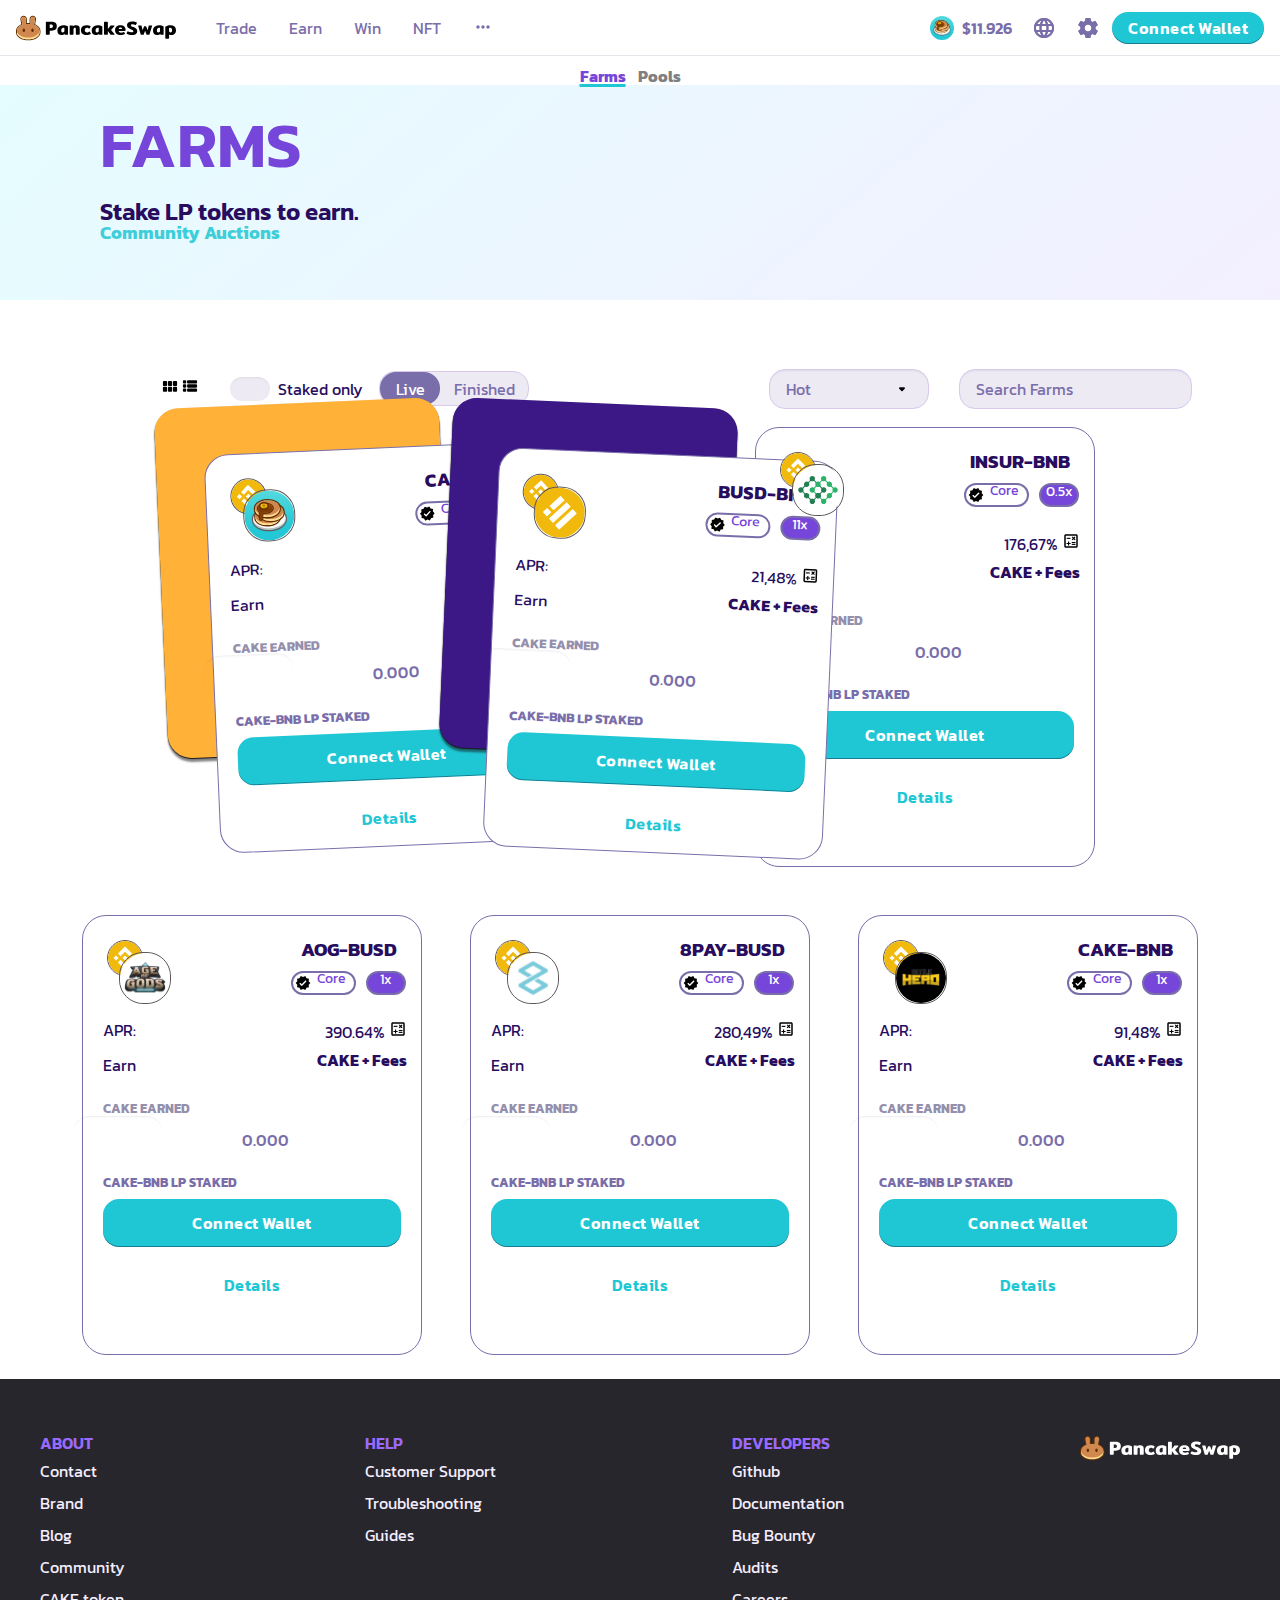
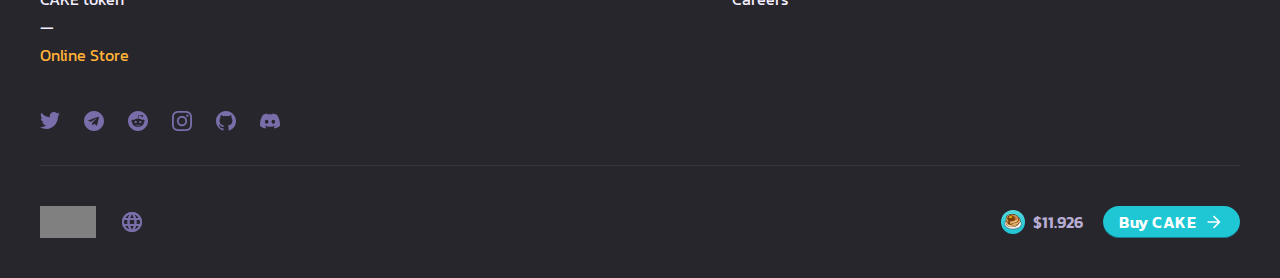
<file: farms.html>
<!DOCTYPE html>
<html lang="en">
  <head>
    <meta charset="UTF-8" />
    <meta http-equiv="X-UA-Compatible" content="IE=edge" />
    <meta name="viewport" content="width=device-width, initial-scale=1.0" />
    <title>Homepage</title>
    <link rel="stylesheet" href="css/reset-style.css" type="text/css" />
    <link rel="stylesheet" href="css/style_farms.css">
    <link rel="stylesheet" href="css/style-design.css" type="text/css" />
    <link rel="stylesheet" href="css/style-components.css">
    <link rel="stylesheet" href="https://fonts.googleapis.com/css?family=Kanit"
    />
  </head>

  <body>
    <header>
      <!--NAVBAR-->
      <nav>
        <div class="header-left">
          <div>
            <a href="#" class="logo-container">
              <svg
                viewBox="0 0 160 26"
                class="desktop-logo"
                color="text"
                width="20px"
                xmlns="http://www.w3.org/2000/svg"
              >
                <path
                  d="M30.8524 19.7569C30.4803 19.7569 30.2173 19.6799 30.0633 19.5259C29.9221 19.372 29.8516 19.1282 29.8516 18.7946V7.65066C29.8516 7.31705 29.9285 7.07326 30.0825 6.91928C30.2365 6.75248 30.4931 6.66907 30.8524 6.66907H35.5679C37.3642 6.66907 38.6858 7.04759 39.5327 7.80463C40.3796 8.56167 40.803 9.69082 40.803 11.1921C40.803 12.6805 40.3796 13.8032 39.5327 14.5603C38.6987 15.3045 37.3771 15.6766 35.5679 15.6766H33.7394V18.7946C33.7394 19.1282 33.6624 19.372 33.5085 19.5259C33.3545 19.6799 33.0914 19.7569 32.7193 19.7569H30.8524ZM35.2599 12.8858C35.786 12.8858 36.1902 12.7446 36.4725 12.4624C36.7676 12.1801 36.9151 11.7566 36.9151 11.1921C36.9151 10.6147 36.7676 10.1848 36.4725 9.90253C36.1902 9.62025 35.786 9.47911 35.2599 9.47911H33.7394V12.8858H35.2599Z"
                  fill="#000000"
                ></path>
                <path
                  d="M45.3484 20.0456C44.1423 20.0456 43.1735 19.6607 42.4421 18.8908C41.7236 18.1081 41.3643 17.011 41.3643 15.5996C41.3643 14.5218 41.6081 13.5787 42.0957 12.7703C42.5961 11.9619 43.2954 11.3396 44.1936 10.9034C45.1046 10.4543 46.1503 10.2297 47.3308 10.2297C48.306 10.2297 49.1657 10.3388 49.9099 10.5569C50.6669 10.7622 51.3598 11.0638 51.9885 11.4615V19.1602C51.9885 19.404 51.9436 19.5644 51.8538 19.6414C51.764 19.7184 51.5844 19.7569 51.3149 19.7569H49.3517C49.2106 19.7569 49.1015 19.7376 49.0245 19.6992C48.9475 19.6478 48.8834 19.5708 48.8321 19.4682L48.5819 18.8908C48.2097 19.2886 47.7607 19.5773 47.2346 19.7569C46.7213 19.9494 46.0926 20.0456 45.3484 20.0456ZM46.7919 17.428C47.2923 17.428 47.6837 17.3061 47.966 17.0623C48.2482 16.8186 48.3894 16.4721 48.3894 16.023V13.0205C48.1456 12.905 47.8376 12.8473 47.4655 12.8473C46.7855 12.8473 46.2402 13.0847 45.8296 13.5594C45.4318 14.0342 45.2329 14.7014 45.2329 15.5611C45.2329 16.8057 45.7526 17.428 46.7919 17.428Z"
                  fill="#000000"
                ></path>
                <path
                  d="M54.667 19.7569C54.2949 19.7569 54.0319 19.6799 53.8779 19.5259C53.7239 19.372 53.6469 19.1282 53.6469 18.7946V11.1151C53.6469 10.8841 53.6854 10.7301 53.7624 10.6532C53.8522 10.5633 54.0318 10.5184 54.3013 10.5184H56.2837C56.4377 10.5184 56.5532 10.5441 56.6302 10.5954C56.72 10.6339 56.7713 10.7109 56.7841 10.8264L56.8804 11.4038C57.2397 11.0445 57.708 10.7622 58.2854 10.5569C58.8756 10.3388 59.53 10.2297 60.2486 10.2297C61.2879 10.2297 62.1283 10.5248 62.7699 11.1151C63.4115 11.6925 63.7322 12.5522 63.7322 13.6942V18.7946C63.7322 19.1282 63.6552 19.372 63.5013 19.5259C63.3601 19.6799 63.1035 19.7569 62.7314 19.7569H60.8645C60.4924 19.7569 60.2229 19.6799 60.0561 19.5259C59.9021 19.372 59.8251 19.1282 59.8251 18.7946V13.9444C59.8251 13.5594 59.7417 13.2836 59.5749 13.1167C59.4081 12.9499 59.1451 12.8665 58.7858 12.8665C58.4009 12.8665 58.0929 12.9692 57.862 13.1745C57.6438 13.3798 57.5348 13.6621 57.5348 14.0213V18.7946C57.5348 19.1282 57.4578 19.372 57.3038 19.5259C57.1627 19.6799 56.906 19.7569 56.5339 19.7569H54.667Z"
                  fill="#000000"
                ></path>
                <path
                  d="M70.5354 20.0456C68.739 20.0456 67.3532 19.6286 66.3781 18.7946C65.4029 17.9605 64.9153 16.748 64.9153 15.1569C64.9153 14.1817 65.1399 13.322 65.5889 12.5778C66.038 11.8336 66.686 11.2562 67.5329 10.8456C68.3926 10.435 69.4062 10.2297 70.5739 10.2297C71.4592 10.2297 72.2034 10.3131 72.8065 10.4799C73.4224 10.6467 73.9677 10.9034 74.4425 11.2498C74.5836 11.3396 74.6542 11.4551 74.6542 11.5963C74.6542 11.6989 74.6029 11.8336 74.5002 12.0004L73.7111 13.367C73.6213 13.5466 73.5122 13.6364 73.3839 13.6364C73.3069 13.6364 73.185 13.5851 73.0182 13.4824C72.6718 13.2643 72.3446 13.1039 72.0366 13.0013C71.7415 12.8986 71.3694 12.8473 70.9203 12.8473C70.2787 12.8473 69.7591 13.0526 69.3613 13.4632C68.9764 13.8738 68.7839 14.4384 68.7839 15.1569C68.7839 15.8883 68.9828 16.4529 69.3806 16.8506C69.7783 17.2356 70.3237 17.428 71.0165 17.428C71.4271 17.428 71.7992 17.3703 72.1329 17.2548C72.4665 17.1393 72.8065 16.9789 73.1529 16.7736C73.3326 16.671 73.4609 16.6197 73.5379 16.6197C73.6534 16.6197 73.756 16.7095 73.8458 16.8891L74.7119 18.3711C74.7761 18.4994 74.8082 18.6021 74.8082 18.6791C74.8082 18.7946 74.7312 18.9036 74.5772 19.0063C74.0383 19.3527 73.4481 19.6093 72.8065 19.7761C72.1778 19.9558 71.4207 20.0456 70.5354 20.0456Z"
                  fill="#000000"
                ></path>
                <path
                  d="M79.6881 20.0456C78.482 20.0456 77.5132 19.6607 76.7819 18.8908C76.0633 18.1081 75.704 17.011 75.704 15.5996C75.704 14.5218 75.9478 13.5787 76.4354 12.7703C76.9358 11.9619 77.6351 11.3396 78.5333 10.9034C79.4443 10.4543 80.4901 10.2297 81.6705 10.2297C82.6457 10.2297 83.5054 10.3388 84.2496 10.5569C85.0067 10.7622 85.6995 11.0638 86.3283 11.4615V19.1602C86.3283 19.404 86.2834 19.5644 86.1935 19.6414C86.1037 19.7184 85.9241 19.7569 85.6546 19.7569H83.6915C83.5503 19.7569 83.4412 19.7376 83.3643 19.6992C83.2873 19.6478 83.2231 19.5708 83.1718 19.4682L82.9216 18.8908C82.5495 19.2886 82.1004 19.5773 81.5743 19.7569C81.0611 19.9494 80.4323 20.0456 79.6881 20.0456ZM81.1316 17.428C81.632 17.428 82.0234 17.3061 82.3057 17.0623C82.588 16.8186 82.7291 16.4721 82.7291 16.023V13.0205C82.4853 12.905 82.1774 12.8473 81.8053 12.8473C81.1252 12.8473 80.5799 13.0847 80.1693 13.5594C79.7715 14.0342 79.5726 14.7014 79.5726 15.5611C79.5726 16.8057 80.0923 17.428 81.1316 17.428Z"
                  fill="#000000"
                ></path>
                <path
                  d="M98.4184 19.0255C98.5082 19.1282 98.5531 19.2436 98.5531 19.372C98.5531 19.4874 98.5146 19.5837 98.4377 19.6607C98.3607 19.7248 98.258 19.7569 98.1297 19.7569H95.1465C94.9668 19.7569 94.8321 19.7441 94.7423 19.7184C94.6653 19.6799 94.5819 19.6093 94.4921 19.5067L91.8745 15.946V18.7946C91.8745 19.1282 91.7975 19.372 91.6435 19.5259C91.4896 19.6799 91.2265 19.7569 90.8544 19.7569H88.9875C88.6154 19.7569 88.3523 19.6799 88.1984 19.5259C88.0572 19.372 87.9866 19.1282 87.9866 18.7946V7.65066C87.9866 7.31705 88.0636 7.07326 88.2176 6.91928C88.3716 6.75248 88.6282 6.66907 88.9875 6.66907H90.8544C91.2265 6.66907 91.4896 6.75248 91.6435 6.91928C91.7975 7.07326 91.8745 7.31705 91.8745 7.65066V14.0983L94.4151 10.7879C94.4921 10.6852 94.5755 10.6147 94.6653 10.5762C94.7551 10.5377 94.8898 10.5184 95.0695 10.5184H98.0527C98.181 10.5184 98.2773 10.5569 98.3414 10.6339C98.4184 10.6981 98.4569 10.7879 98.4569 10.9034C98.4569 11.0317 98.412 11.1472 98.3222 11.2498L95.031 15.0222L98.4184 19.0255Z"
                  fill="#000000"
                ></path>
                <path
                  d="M104.668 20.0456C103.59 20.0456 102.628 19.866 101.781 19.5067C100.947 19.1474 100.286 18.6085 99.7985 17.89C99.3109 17.1714 99.0671 16.2925 99.0671 15.2531C99.0671 13.6236 99.529 12.379 100.453 11.5193C101.377 10.6596 102.705 10.2297 104.437 10.2297C106.131 10.2297 107.414 10.6532 108.286 11.5C109.172 12.334 109.614 13.4953 109.614 14.9837C109.614 15.6252 109.332 15.946 108.767 15.946H102.724C102.724 16.4978 102.929 16.9212 103.34 17.2163C103.763 17.5114 104.398 17.659 105.245 17.659C105.771 17.659 106.208 17.6141 106.554 17.5243C106.913 17.4216 107.273 17.2741 107.632 17.0816C107.786 17.0174 107.889 16.9854 107.94 16.9854C108.055 16.9854 108.152 17.0623 108.229 17.2163L108.883 18.4481C108.947 18.5764 108.979 18.6727 108.979 18.7368C108.979 18.8523 108.902 18.9614 108.748 19.064C108.222 19.4105 107.626 19.6607 106.958 19.8146C106.291 19.9686 105.528 20.0456 104.668 20.0456ZM106.15 14.0406C106.15 13.553 106.009 13.1745 105.726 12.905C105.444 12.6356 105.021 12.5009 104.456 12.5009C103.892 12.5009 103.462 12.642 103.167 12.9243C102.872 13.1937 102.724 13.5658 102.724 14.0406H106.15Z"
                  fill="#000000"
                ></path>
                <path
                  d="M116.211 20.0456C115.133 20.0456 114.113 19.9365 113.151 19.7184C112.189 19.4874 111.412 19.1667 110.822 18.7561C110.604 18.6149 110.495 18.4674 110.495 18.3134C110.495 18.2107 110.533 18.1017 110.61 17.9862L111.553 16.4849C111.656 16.331 111.759 16.254 111.861 16.254C111.926 16.254 112.035 16.2989 112.189 16.3887C112.663 16.6582 113.202 16.8763 113.805 17.0431C114.408 17.2099 115.005 17.2933 115.595 17.2933C116.198 17.2933 116.641 17.2035 116.923 17.0238C117.218 16.8442 117.366 16.5555 117.366 16.1577C117.366 15.7728 117.206 15.4713 116.885 15.2531C116.577 15.035 115.993 14.7591 115.133 14.4255C113.837 13.9379 112.824 13.3926 112.092 12.7896C111.374 12.1737 111.015 11.3396 111.015 10.2875C111.015 9.01718 111.47 8.04843 112.381 7.38121C113.292 6.71398 114.505 6.38037 116.019 6.38037C117.071 6.38037 117.969 6.47661 118.713 6.66907C119.47 6.84871 120.112 7.131 120.638 7.51593C120.856 7.68274 120.965 7.83671 120.965 7.97786C120.965 8.06767 120.927 8.17032 120.85 8.2858L119.907 9.78705C119.791 9.94103 119.688 10.018 119.599 10.018C119.534 10.018 119.425 9.97311 119.271 9.88329C118.527 9.3957 117.642 9.15191 116.615 9.15191C116.064 9.15191 115.64 9.24173 115.345 9.42137C115.05 9.601 114.902 9.89612 114.902 10.3067C114.902 10.589 114.979 10.82 115.133 10.9996C115.287 11.1792 115.493 11.3396 115.749 11.4808C116.019 11.6091 116.429 11.7759 116.981 11.9812L117.347 12.1159C118.296 12.488 119.04 12.8473 119.579 13.1937C120.131 13.5273 120.548 13.9444 120.83 14.4448C121.113 14.9324 121.254 15.5483 121.254 16.2925C121.254 17.4344 120.824 18.3455 119.964 19.0255C119.117 19.7056 117.866 20.0456 116.211 20.0456Z"
                  fill="#000000"
                ></path>
                <path
                  d="M125.343 19.7569C125.151 19.7569 125.003 19.7248 124.9 19.6607C124.798 19.5965 124.721 19.4682 124.67 19.2757L122.187 10.9611C122.161 10.8841 122.148 10.8264 122.148 10.7879C122.148 10.6083 122.277 10.5184 122.533 10.5184H125.074C125.241 10.5184 125.362 10.5505 125.439 10.6147C125.516 10.666 125.568 10.7558 125.593 10.8841L126.633 15.2531L127.941 11.731C128.006 11.577 128.07 11.4744 128.134 11.423C128.211 11.3589 128.339 11.3268 128.519 11.3268H129.731C129.911 11.3268 130.033 11.3589 130.097 11.423C130.174 11.4744 130.245 11.577 130.309 11.731L131.598 15.2531L132.657 10.8841C132.695 10.7558 132.747 10.666 132.811 10.6147C132.875 10.5505 132.991 10.5184 133.157 10.5184H135.717C135.974 10.5184 136.102 10.6083 136.102 10.7879C136.102 10.8264 136.089 10.8841 136.064 10.9611L133.562 19.2757C133.51 19.4682 133.433 19.5965 133.331 19.6607C133.241 19.7248 133.1 19.7569 132.907 19.7569H131.021C130.841 19.7569 130.707 19.7248 130.617 19.6607C130.527 19.5837 130.45 19.4554 130.386 19.2757L129.116 15.7921L127.845 19.2757C127.794 19.4554 127.717 19.5837 127.614 19.6607C127.524 19.7248 127.39 19.7569 127.21 19.7569H125.343Z"
                  fill="#000000"
                ></path>
                <path
                  d="M140.981 20.0456C139.775 20.0456 138.806 19.6607 138.075 18.8908C137.356 18.1081 136.997 17.011 136.997 15.5996C136.997 14.5218 137.241 13.5787 137.728 12.7703C138.229 11.9619 138.928 11.3396 139.826 10.9034C140.737 10.4543 141.783 10.2297 142.963 10.2297C143.938 10.2297 144.798 10.3388 145.542 10.5569C146.299 10.7622 146.992 11.0638 147.621 11.4615V19.1602C147.621 19.404 147.576 19.5644 147.486 19.6414C147.396 19.7184 147.217 19.7569 146.947 19.7569H144.984C144.843 19.7569 144.734 19.7376 144.657 19.6992C144.58 19.6478 144.516 19.5708 144.465 19.4682L144.214 18.8908C143.842 19.2886 143.393 19.5773 142.867 19.7569C142.354 19.9494 141.725 20.0456 140.981 20.0456ZM142.424 17.428C142.925 17.428 143.316 17.3061 143.598 17.0623C143.881 16.8186 144.022 16.4721 144.022 16.023V13.0205C143.778 12.905 143.47 12.8473 143.098 12.8473C142.418 12.8473 141.873 13.0847 141.462 13.5594C141.064 14.0342 140.865 14.7014 140.865 15.5611C140.865 16.8057 141.385 17.428 142.424 17.428Z"
                  fill="#000000"
                ></path>
                <path
                  d="M150.28 23.6447C149.908 23.6447 149.645 23.5678 149.491 23.4138C149.35 23.2598 149.279 23.016 149.279 22.6824V11.654C149.857 11.2434 150.582 10.9034 151.454 10.6339C152.327 10.3645 153.238 10.2297 154.187 10.2297C158.062 10.2297 160 11.8721 160 15.1569C160 16.6453 159.589 17.8322 158.768 18.7176C157.947 19.6029 156.786 20.0456 155.284 20.0456C154.861 20.0456 154.45 19.9943 154.053 19.8916C153.668 19.789 153.347 19.6478 153.09 19.4682V22.6824C153.09 23.016 153.013 23.2598 152.859 23.4138C152.705 23.5678 152.442 23.6447 152.07 23.6447H150.28ZM154.457 17.4473C155.009 17.4473 155.419 17.242 155.689 16.8314C155.971 16.408 156.112 15.8434 156.112 15.1377C156.112 14.3036 155.945 13.7198 155.612 13.3862C155.291 13.0398 154.79 12.8665 154.11 12.8665C153.674 12.8665 153.328 12.9243 153.071 13.0398V16.1C153.071 16.5363 153.193 16.8699 153.437 17.1008C153.681 17.3318 154.021 17.4473 154.457 17.4473Z"
                  fill="#000000"
                ></path>
                <path
                  fill-rule="evenodd"
                  clip-rule="evenodd"
                  d="M4.38998 4.50033C4.01476 2.49106 5.55649 0.634766 7.60049 0.634766C9.40427 0.634766 10.8665 2.09701 10.8665 3.90078V7.92728C11.3177 7.89544 11.7761 7.87911 12.2404 7.87911C12.6865 7.87911 13.1272 7.89418 13.5612 7.9236V3.90078C13.5612 2.09701 15.0234 0.634766 16.8272 0.634766C18.8712 0.634766 20.4129 2.49106 20.0377 4.50033L19.1539 9.23326C22.1872 10.5576 24.4809 12.8577 24.4809 15.748V17.4966C24.4809 19.8734 22.9085 21.8634 20.7102 23.2068C18.4948 24.5606 15.4978 25.3654 12.2404 25.3654C8.98304 25.3654 5.98604 24.5606 3.77065 23.2068C1.57242 21.8634 0 19.8734 0 17.4966V15.748C0 12.873 2.2701 10.5817 5.27785 9.25477L4.38998 4.50033ZM18.0212 9.85508L19.0555 4.3169C19.3159 2.92236 18.2459 1.63399 16.8272 1.63399C15.5753 1.63399 14.5604 2.64886 14.5604 3.90078V9.02479C14.2324 8.98273 13.8991 8.9494 13.5612 8.92524C13.128 8.89426 12.6873 8.87833 12.2404 8.87833C11.7753 8.87833 11.3168 8.89559 10.8665 8.92912C10.5286 8.95429 10.1953 8.98862 9.86729 9.03169V3.90078C9.86729 2.64886 8.85241 1.63399 7.60049 1.63399C6.18184 1.63399 5.11179 2.92235 5.37222 4.3169L6.40988 9.87345C3.16599 11.0784 0.999219 13.2586 0.999219 15.748V17.4966C0.999219 21.2906 6.03208 24.3662 12.2404 24.3662C18.4488 24.3662 23.4817 21.2906 23.4817 17.4966V15.748C23.4817 13.2458 21.2927 11.0562 18.0212 9.85508Z"
                  fill="#633001"
                ></path>
                <path
                  d="M23.4815 17.4967C23.4815 21.2907 18.4486 24.3663 12.2402 24.3663C6.03189 24.3663 0.999023 21.2907 0.999023 17.4967V15.748H23.4815V17.4967Z"
                  fill="#FEDC90"
                ></path>
                <path
                  fill-rule="evenodd"
                  clip-rule="evenodd"
                  d="M5.37202 4.31671C5.1116 2.92216 6.18164 1.63379 7.6003 1.63379C8.85222 1.63379 9.8671 2.64867 9.8671 3.90059V9.0315C10.6321 8.93102 11.4261 8.87813 12.2402 8.87813C13.0356 8.87813 13.8116 8.9286 14.5602 9.02459V3.90059C14.5602 2.64867 15.5751 1.63379 16.827 1.63379C18.2457 1.63379 19.3157 2.92216 19.0553 4.31671L18.021 9.85488C21.2925 11.056 23.4815 13.2457 23.4815 15.7478C23.4815 19.5418 18.4486 22.6174 12.2402 22.6174C6.03189 22.6174 0.999023 19.5418 0.999023 15.7478C0.999023 13.2584 3.16579 11.0782 6.40968 9.87326L5.37202 4.31671Z"
                  fill="#D1884F"
                ></path>
                <path
                  class="left-eye"
                  d="M9.11817 15.2485C9.11817 16.2833 8.55896 17.1221 7.86914 17.1221C7.17932 17.1221 6.62012 16.2833 6.62012 15.2485C6.62012 14.2138 7.17932 13.375 7.86914 13.375C8.55896 13.375 9.11817 14.2138 9.11817 15.2485Z"
                  fill="#633001"
                ></path>
                <path
                  class="right-eye"
                  d="M17.7363 15.2485C17.7363 16.2833 17.1771 17.1221 16.4873 17.1221C15.7975 17.1221 15.2383 16.2833 15.2383 15.2485C15.2383 14.2138 15.7975 13.375 16.4873 13.375C17.1771 13.375 17.7363 14.2138 17.7363 15.2485Z"
                  fill="#633001"
                ></path>
              </svg>
              <svg
                viewBox="0 0 32 32"
                class="mobile-logo"
                color="text"
                width="20px"
                xmlns="http://www.w3.org/2000/svg"
              >
                <path
                  fill-rule="evenodd"
                  clip-rule="evenodd"
                  d="M5.84199 5.00181C5.35647 2.40193 7.35138 0 9.9962 0C12.3302 0 14.2222 1.89206 14.2222 4.22603V9.43607C14.806 9.39487 15.3992 9.37374 16 9.37374C16.5772 9.37374 17.1474 9.39324 17.709 9.43131V4.22603C17.709 1.89206 19.601 0 21.935 0C24.5798 0 26.5747 2.40193 26.0892 5.00181L24.9456 11.1259C28.8705 12.8395 31.8384 15.8157 31.8384 19.5556V21.8182C31.8384 24.8936 29.8038 27.4686 26.9594 29.2068C24.0928 30.9586 20.2149 32 16 32C11.7851 32 7.90719 30.9586 5.04062 29.2068C2.19624 27.4686 0.161621 24.8936 0.161621 21.8182V19.5556C0.161621 15.8355 3.09899 12.8708 6.99084 11.1538L5.84199 5.00181ZM23.48 11.9305L24.8183 4.76446C25.1552 2.96 23.7707 1.29293 21.935 1.29293C20.3151 1.29293 19.0019 2.60612 19.0019 4.22603V10.8562C18.5774 10.8018 18.1462 10.7586 17.709 10.7274C17.1484 10.6873 16.5782 10.6667 16 10.6667C15.3982 10.6667 14.8049 10.689 14.2222 10.7324C13.785 10.765 13.3537 10.8094 12.9293 10.8651V4.22603C12.9293 2.60612 11.6161 1.29293 9.9962 1.29293C8.16055 1.29293 6.77597 2.96 7.11295 4.76446L8.45562 11.9543C4.25822 13.5135 1.45455 16.3344 1.45455 19.5556V21.8182C1.45455 26.7274 7.96677 30.7071 16 30.7071C24.0332 30.7071 30.5455 26.7274 30.5455 21.8182V19.5556C30.5455 16.318 27.7131 13.4847 23.48 11.9305Z"
                  fill="#633001"
                ></path>
                <path
                  d="M30.5455 21.8183C30.5455 26.7275 24.0333 30.7072 16 30.7072C7.96681 30.7072 1.45459 26.7275 1.45459 21.8183V19.5557H30.5455V21.8183Z"
                  fill="#FEDC90"
                ></path>
                <path
                  fill-rule="evenodd"
                  clip-rule="evenodd"
                  d="M7.11298 4.7645C6.77601 2.96004 8.16058 1.29297 9.99624 1.29297C11.6161 1.29297 12.9293 2.60616 12.9293 4.22607V10.8652C13.9192 10.7351 14.9466 10.6667 16 10.6667C17.0291 10.6667 18.0333 10.732 19.0019 10.8562V4.22607C19.0019 2.60616 20.3151 1.29297 21.935 1.29297C23.7707 1.29297 25.1553 2.96004 24.8183 4.7645L23.4801 11.9306C27.7131 13.4847 30.5455 16.318 30.5455 19.5556C30.5455 24.4648 24.0333 28.4445 16 28.4445C7.96681 28.4445 1.45459 24.4648 1.45459 19.5556C1.45459 16.3345 4.25826 13.5135 8.45566 11.9543L7.11298 4.7645Z"
                  fill="#D1884F"
                ></path>
                <path
                  class="left-eye"
                  d="M11.9595 18.9091C11.9595 20.248 11.2359 21.3333 10.3433 21.3333C9.45075 21.3333 8.72717 20.248 8.72717 18.9091C8.72717 17.5702 9.45075 16.4849 10.3433 16.4849C11.2359 16.4849 11.9595 17.5702 11.9595 18.9091Z"
                  fill="#633001"
                ></path>
                <path
                  class="right-eye"
                  d="M23.1111 18.9091C23.1111 20.248 22.3875 21.3333 21.4949 21.3333C20.6024 21.3333 19.8788 20.248 19.8788 18.9091C19.8788 17.5702 20.6024 16.4849 21.4949 16.4849C22.3875 16.4849 23.1111 17.5702 23.1111 18.9091Z"
                  fill="#633001"
                ></path>
              </svg>
            </a>
          </div>

          <!--left side-->
          <div class="navlink-left">
            <div class="dropdown">
              <div class="dropbtn">
                <button type="button">Trade</button>
              </div>
              <div class="dropdown-content">
                <a href="#">Exchange</a>
                <a href="#">Liquidity</a>
              </div>
            </div>

            <div class="dropdown">
              <div class="dropbtn">
                <button type="button">Earn</button>
              </div>
              <div class="dropdown-content">
                <a href="#">Farms</a>
                <a href="#">Pools</a>
              </div>
            </div>

            <div class="dropdown">
              <div class="dropbtn">
                <button type="button">Win</button>
              </div>
              <div class="dropdown-content">
                <a href="#">Perdiction (BETA)</a>
                <a href="#">Lottery</a>
              </div>
            </div>

            <div class="dropdown">
              <div class="dropbtn">
                <button type="button">NFT</button>
              </div>
              <div class="dropdown-content">
                <a href="#">Overview</a>
                <a href="#">Collections</a>
              </div>
            </div>

            <div class="dropdown">
              <div class="dropbtn">
                <button type="button">
                  <img class="dot-color" src="assets/icons/dotdotdot.svg" />
                </button>
              </div>
              <div class="dropdown-content">
                <a href="#">Info</a>
                <a href="#">IFO</a>
                <a href="#">Voting</a>
                <hr />
                <a href="#">Leaderboard</a>
                <hr />
                <a href="#">Blog<img src="assets/icons/link.svg" /></a>
                <a href="#">Docs<img src="assets/icons/link.svg" /></a>
              </div>
            </div>
          </div>
        </div>

        <!--right side-->
        <div class="header-right">
          <div class="pancakes-link">
            <a href="#" target="_blanck"
              ><img src="assets/icons/pancakes.svg" />$11.926</a
            >
            <!--link to trade-->
          </div>

          <div class="language-container">
            <button class="icons-button no-style-button" type="button">
              <img src="assets/icons/language.svg" />
            </button>

            <div class="lang-selector">
              <button class="lang no-style-button" type="button">
                العربية
              </button>
              <button class="lang no-style-button" type="button">বাংলা</button>
              <button class="lang no-style-button" type="button">
                English
              </button>
              <button class="lang no-style-button" type="button">
                Deutsch
              </button>
              <button class="lang no-style-button" type="button">
                Ελληνικά
              </button>
              <button class="lang no-style-button" type="button">
                Español
              </button>
              <button class="lang no-style-button" type="button">
                Suomalainen
              </button>
              <button class="lang no-style-button" type="button">
                Filipino
              </button>
              <button class="lang no-style-button" type="button">हिंदी</button>
              <button class="lang no-style-button" type="button">Magyar</button>
              <button class="lang no-style-button" type="button">
                Bahasa Indonesia
              </button>
              <button class="lang no-style-button" type="button">
                Italiano
              </button>
              <button class="lang no-style-button" type="button">日本語</button>
              <button class="lang no-style-button" type="button">한국어</button>
              <button class="lang no-style-button" type="button">
                Nederlands
              </button>
              <button class="lang no-style-button" type="button">Polski</button>
              <button class="lang no-style-button" type="button">
                Português (Brazil)
              </button>
              <button class="lang no-style-button" type="button">
                Português
              </button>
              <button class="lang no-style-button" type="button">Română</button>
              <button class="lang no-style-button" type="button">
                Русский
              </button>
              <button class="lang no-style-button" type="button">தமிழ்</button>
              <button class="lang no-style-button" type="button">Türkçe</button>
              <button class="lang no-style-button" type="button">
                Українська
              </button>
              <button class="lang no-style-button" type="button">
                Tiếng Việt
              </button>
              <button class="lang no-style-button" type="button">
                简体中文
              </button>
              <button class="lang no-style-button" type="button">
                繁體中文
              </button>
            </div>
          </div>
          <button class="icons-button no-style-button setting" type="button">
            <img src="assets/icons/gear.svg" />
          </button>

          <button class="button-wallet" type="button">Connect Wallet</button>
        </div>
      </nav>

    </header>
     <!-- First container  -->
  <div class="firstcontainer">
      <h3>
        <a href="#" >Farms</a>
        <a class="pools" href="pools.html" >Pools</a>
      </h3>
    </div>
    <!-- container Farm -->

    <div class="farmcontainer">
      
      <div class="title">FARMS</div>
      <div class="h4">Stake LP tokens to earn.</div>
      <a href="#">Community Auctions</a> 
  
    </div>
   
    <div class="fakeNav">
      <div class="selectionButton"><button><svg viewBox="0 0 24 24"  width="20px" xmlns="http://www.w3.org/2000/svg" ><path d="M4.5 12H7.5C8.05 12 8.5 11.55 8.5 11V7C8.5 6.45 8.05 6 7.5 6H4.5C3.95 6 3.5 6.45 3.5 7V11C3.5 11.55 3.95 12 4.5 12ZM4.5 19H7.5C8.05 19 8.5 18.55 8.5 18V14C8.5 13.45 8.05 13 7.5 13H4.5C3.95 13 3.5 13.45 3.5 14V18C3.5 18.55 3.95 19 4.5 19ZM10.5 19H13.5C14.05 19 14.5 18.55 14.5 18V14C14.5 13.45 14.05 13 13.5 13H10.5C9.95 13 9.5 13.45 9.5 14V18C9.5 18.55 9.95 19 10.5 19ZM16.5 19H19.5C20.05 19 20.5 18.55 20.5 18V14C20.5 13.45 20.05 13 19.5 13H16.5C15.95 13 15.5 13.45 15.5 14V18C15.5 18.55 15.95 19 16.5 19ZM10.5 12H13.5C14.05 12 14.5 11.55 14.5 11V7C14.5 6.45 14.05 6 13.5 6H10.5C9.95 6 9.5 6.45 9.5 7V11C9.5 11.55 9.95 12 10.5 12ZM15.5 7V11C15.5 11.55 15.95 12 16.5 12H19.5C20.05 12 20.5 11.55 20.5 11V7C20.5 6.45 20.05 6 19.5 6H16.5C15.95 6 15.5 6.45 15.5 7Z"></path></svg><button></button><svg viewBox="0 0 24 24" color = "rgb(122, 110, 170);"  width="20px" xmlns="http://www.w3.org/2000/svg" ><path d="M4.5 14H6.5C7.05 14 7.5 13.55 7.5 13V11C7.5 10.45 7.05 10 6.5 10H4.5C3.95 10 3.5 10.45 3.5 11V13C3.5 13.55 3.95 14 4.5 14ZM4.5 19H6.5C7.05 19 7.5 18.55 7.5 18V16C7.5 15.45 7.05 15 6.5 15H4.5C3.95 15 3.5 15.45 3.5 16V18C3.5 18.55 3.95 19 4.5 19ZM4.5 9H6.5C7.05 9 7.5 8.55 7.5 8V6C7.5 5.45 7.05 5 6.5 5H4.5C3.95 5 3.5 5.45 3.5 6V8C3.5 8.55 3.95 9 4.5 9ZM9.5 14H19.5C20.05 14 20.5 13.55 20.5 13V11C20.5 10.45 20.05 10 19.5 10H9.5C8.95 10 8.5 10.45 8.5 11V13C8.5 13.55 8.95 14 9.5 14ZM9.5 19H19.5C20.05 19 20.5 18.55 20.5 18V16C20.5 15.45 20.05 15 19.5 15H9.5C8.95 15 8.5 15.45 8.5 16V18C8.5 18.55 8.95 19 9.5 19ZM8.5 6V8C8.5 8.55 8.95 9 9.5 9H19.5C20.05 9 20.5 8.55 20.5 8V6C20.5 5.45 20.05 5 19.5 5H9.5C8.95 5 8.5 5.45 8.5 6Z"></path></svg></button></div>
 
      <input id="radio" class="radio-input" type="radio" name="radio" />
     <label for="radio" class="radio-label" value="#">Staked only</label>
 
     <!-- TO FIX THE SORT  -->
     <div class="sortFakeContainer">
 
    
     <div class="sort-by-head">
       <p class="p">Hot</p>
       <svg viewBox="0 0 24 24" color="text" width="20px" xmlns="http://www.w3.org/2000/svg"
         class="sc-bdnxRM kDWlca">
         <path
           d="M8.71005 11.71L11.3001 14.3C11.6901 14.69 12.3201 14.69 12.7101 14.3L15.3001 11.71C15.9301 11.08 15.4801 10 14.5901 10H9.41005C8.52005 10 8.08005 11.08 8.71005 11.71Z">
         </path>
       </svg>
     </div>
    </div>
     <div class="livebutton"><a href="#">Live</a> <span>Finished</span></div>  
   
       
   
         <div>
           <input class="search-field" type="text" placeholder="Search Farms" />
         </div>
       </div>
     
    </div>
  
      <!-- CARD CONTAINER -->
              
     <div class="cardcontainer">
        <div class="firstcard">
        <div class="cardstyle">
          <div class="firstSec">    
          <img class="imageresolution-2" src="/assets/img/trade.svg" alt="">
          <img class="imageresolution" src="/assets/img/cake.svg" alt="cakeimage">
          
          <div class="tradeNumbers">
            <h3>CAKE-BNB</h3>
            <div  class="elements">
             <svg  viewBox="0 0 24 24"  xmlns="http://www.w3.org/2000/svg"  class="iconsStyle" ><path d="M23 12L20.56 9.21L20.9 5.52L17.29 4.7L15.4 1.5L12 2.96L8.6 1.5L6.71 4.69L3.1 5.5L3.44 9.2L1 12L3.44 14.79L3.1 18.49L6.71 19.31L8.6 22.5L12 21.03L15.4 22.49L17.29 19.3L20.9 18.48L20.56 14.79L23 12ZM9.38 16.01L7 13.61C6.61 13.22 6.61 12.59 7 12.2L7.07 12.13C7.46 11.74 8.1 11.74 8.49 12.13L10.1 13.75L15.25 8.59C15.64 8.2 16.28 8.2 16.67 8.59L16.74 8.66C17.13 9.05 17.13 9.68 16.74 10.07L10.82 16.01C10.41 16.4 9.78 16.4 9.38 16.01Z"></path></svg> <p>Core</p>
           </div> 
           <div class="multiplyIcon">40x</div>
          </div>
          <div class="secondSec">
            <p>APR:</p>
            <button class="earnButton">41,67% <svg viewBox="0 0 24 24" width="18px" color="text" xmlns="http://www.w3.org/2000/svg" class="sc-bdnxRM kDWlca"><path d="M19 3H5C3.9 3 3 3.9 3 5V19C3 20.1 3.9 21 5 21H19C20.1 21 21 20.1 21 19V5C21 3.9 20.1 3 19 3ZM19 19H5V5H19V19Z"></path><path d="M11.25 7.72H6.25V9.22H11.25V7.72Z"></path><path d="M18 15.75H13V17.25H18V15.75Z"></path><path d="M18 13.25H13V14.75H18V13.25Z"></path><path d="M8 18H9.5V16H11.5V14.5H9.5V12.5H8V14.5H6V16H8V18Z"></path><path d="M14.09 10.95L15.5 9.54L16.91 10.95L17.97 9.89L16.56 8.47L17.97 7.06L16.91 6L15.5 7.41L14.09 6L13.03 7.06L14.44 8.47L13.03 9.89L14.09 10.95Z"></path></svg></button>
          </div>
          <div class="thirdSec">  
            <p>Earn</p>
            <h3>CAKE + Fees</h3>
          </div>
         <div class="fourthSec">
           <h5>CAKE EARNED</h5>
           <div class="general-field-big-container">
            <input class="general-field-big" type="text" pattern="^[0-9]*[.,]?[0-9]*$" placeholder="0.000" minlength="1"
              maxlength="79" />
          </div>
        <div class="fifthSec">
          <h5>CAKE-BNB LP STAKED</h5>
          <button class="buttonStandard">Connect Wallet</button>
        </div>
        </div>
        
        <div class="buttonDetails">Details</div>
         </div>
         </div>
     </div>
      
      <div class="secondcard">
        <div class="cardstyle">
          <div class="firstSec">    
          <img class="imageresolution-2" src="/assets/img/trade.svg" alt="">
          <img class="imageresolution" src="/assets/img/secondcardimage.svg" alt="cakeimage">
          <div class="tradeNumbers">
            <h3>BUSD-BNB</h3>
            <div  class="elements">
             <svg  viewBox="0 0 24 24"  xmlns="http://www.w3.org/2000/svg"  class="iconsStyle" ><path d="M23 12L20.56 9.21L20.9 5.52L17.29 4.7L15.4 1.5L12 2.96L8.6 1.5L6.71 4.69L3.1 5.5L3.44 9.2L1 12L3.44 14.79L3.1 18.49L6.71 19.31L8.6 22.5L12 21.03L15.4 22.49L17.29 19.3L20.9 18.48L20.56 14.79L23 12ZM9.38 16.01L7 13.61C6.61 13.22 6.61 12.59 7 12.2L7.07 12.13C7.46 11.74 8.1 11.74 8.49 12.13L10.1 13.75L15.25 8.59C15.64 8.2 16.28 8.2 16.67 8.59L16.74 8.66C17.13 9.05 17.13 9.68 16.74 10.07L10.82 16.01C10.41 16.4 9.78 16.4 9.38 16.01Z"></path></svg> <p>Core</p>
           </div> 
           <div class="multiplyIcon">11x</div>
          </div>
          <div class="secondSec">
            <p>APR:</p>
            <button class="earnButton">21,48% <svg viewBox="0 0 24 24" width="18px" color="text" xmlns="http://www.w3.org/2000/svg" class="sc-bdnxRM kDWlca"><path d="M19 3H5C3.9 3 3 3.9 3 5V19C3 20.1 3.9 21 5 21H19C20.1 21 21 20.1 21 19V5C21 3.9 20.1 3 19 3ZM19 19H5V5H19V19Z"></path><path d="M11.25 7.72H6.25V9.22H11.25V7.72Z"></path><path d="M18 15.75H13V17.25H18V15.75Z"></path><path d="M18 13.25H13V14.75H18V13.25Z"></path><path d="M8 18H9.5V16H11.5V14.5H9.5V12.5H8V14.5H6V16H8V18Z"></path><path d="M14.09 10.95L15.5 9.54L16.91 10.95L17.97 9.89L16.56 8.47L17.97 7.06L16.91 6L15.5 7.41L14.09 6L13.03 7.06L14.44 8.47L13.03 9.89L14.09 10.95Z"></path></svg></button>
          </div>
          <div class="thirdSec">  
            <p>Earn</p>
            <h3>CAKE + Fees</h3>
          </div>
         <div class="fourthSec">
           <h5>CAKE EARNED</h5>
           <div class="general-field-big-container">
            <input class="general-field-big" type="text" pattern="^[0-9]*[.,]?[0-9]*$" placeholder="0.000" minlength="1"
              maxlength="79" />
          </div>
        <div class="fifthSec">
          <h5>CAKE-BNB LP STAKED</h5>
          <button class="buttonStandard">Connect Wallet</button>
        </div>
        </div>
        <div class="buttonDetails">Details</div>
         </div>
         </div>
        </div>
      
  
    
      <div class="thirdcard">
      <div class="cardstyle">
        <div class="firstSec">    
        <img class="imageresolution-2" src="/assets/img/trade.svg" alt="">
        <img class="imageresolution" src="/assets/img/thirdcardimag.svg" alt="cakeimage">
        <div class="tradeNumbers">
          <h3>INSUR-BNB</h3>
          <div  class="elements">
           <svg  viewBox="0 0 24 24"  xmlns="http://www.w3.org/2000/svg"  class="iconsStyle" ><path d="M23 12L20.56 9.21L20.9 5.52L17.29 4.7L15.4 1.5L12 2.96L8.6 1.5L6.71 4.69L3.1 5.5L3.44 9.2L1 12L3.44 14.79L3.1 18.49L6.71 19.31L8.6 22.5L12 21.03L15.4 22.49L17.29 19.3L20.9 18.48L20.56 14.79L23 12ZM9.38 16.01L7 13.61C6.61 13.22 6.61 12.59 7 12.2L7.07 12.13C7.46 11.74 8.1 11.74 8.49 12.13L10.1 13.75L15.25 8.59C15.64 8.2 16.28 8.2 16.67 8.59L16.74 8.66C17.13 9.05 17.13 9.68 16.74 10.07L10.82 16.01C10.41 16.4 9.78 16.4 9.38 16.01Z"></path></svg> <p>Core</p>
         </div> 
         <div class="multiplyIcon">0.5x</div>
        </div>
        <div class="secondSec">
          <p>APR:</p>
          <button class="earnButton">176,67% <svg viewBox="0 0 24 24" width="18px" color="text" xmlns="http://www.w3.org/2000/svg" class="sc-bdnxRM kDWlca"><path d="M19 3H5C3.9 3 3 3.9 3 5V19C3 20.1 3.9 21 5 21H19C20.1 21 21 20.1 21 19V5C21 3.9 20.1 3 19 3ZM19 19H5V5H19V19Z"></path><path d="M11.25 7.72H6.25V9.22H11.25V7.72Z"></path><path d="M18 15.75H13V17.25H18V15.75Z"></path><path d="M18 13.25H13V14.75H18V13.25Z"></path><path d="M8 18H9.5V16H11.5V14.5H9.5V12.5H8V14.5H6V16H8V18Z"></path><path d="M14.09 10.95L15.5 9.54L16.91 10.95L17.97 9.89L16.56 8.47L17.97 7.06L16.91 6L15.5 7.41L14.09 6L13.03 7.06L14.44 8.47L13.03 9.89L14.09 10.95Z"></path></svg></button>
        </div>
        <div class="thirdSec">  
          <p>Earn</p>
          <h3>CAKE + Fees</h3>
        </div>
       <div class="fourthSec">
         <h5>CAKE EARNED</h5>
         <div class="general-field-big-container">
          <input class="general-field-big" type="text" pattern="^[0-9]*[.,]?[0-9]*$" placeholder="0.000" minlength="1"
            maxlength="79" />
        </div>
      <div class="fifthSec">
        <h5>CAKE-BNB LP STAKED</h5>
        <button class="buttonStandard">Connect Wallet</button>
      </div>
      </div>
      <div class="buttonDetails">Details</div>
    </div>
  </div>
   </div>
   <div class="fourthcard">
    <div class="cardstyle">
      <div class="firstSec">    
      <img class="imageresolution-2" src="/assets/img/trade.svg" alt="">
      <img class="imageresolution" src="/assets/img/forthcardimage.svg" alt="cakeimage">
      <div class="tradeNumbers">
        <h3>AOG-BUSD</h3>
        <div  class="elements">
         <svg  viewBox="0 0 24 24"  xmlns="http://www.w3.org/2000/svg"  class="iconsStyle" ><path d="M23 12L20.56 9.21L20.9 5.52L17.29 4.7L15.4 1.5L12 2.96L8.6 1.5L6.71 4.69L3.1 5.5L3.44 9.2L1 12L3.44 14.79L3.1 18.49L6.71 19.31L8.6 22.5L12 21.03L15.4 22.49L17.29 19.3L20.9 18.48L20.56 14.79L23 12ZM9.38 16.01L7 13.61C6.61 13.22 6.61 12.59 7 12.2L7.07 12.13C7.46 11.74 8.1 11.74 8.49 12.13L10.1 13.75L15.25 8.59C15.64 8.2 16.28 8.2 16.67 8.59L16.74 8.66C17.13 9.05 17.13 9.68 16.74 10.07L10.82 16.01C10.41 16.4 9.78 16.4 9.38 16.01Z"></path></svg> <p>Core</p>
       </div> 
       <div class="multiplyIcon">1x</div>
      </div>
      <div class="secondSec">
        <p>APR:</p>
        <button class="earnButton">390.64% <svg viewBox="0 0 24 24" width="18px" color="text" xmlns="http://www.w3.org/2000/svg" class="sc-bdnxRM kDWlca"><path d="M19 3H5C3.9 3 3 3.9 3 5V19C3 20.1 3.9 21 5 21H19C20.1 21 21 20.1 21 19V5C21 3.9 20.1 3 19 3ZM19 19H5V5H19V19Z"></path><path d="M11.25 7.72H6.25V9.22H11.25V7.72Z"></path><path d="M18 15.75H13V17.25H18V15.75Z"></path><path d="M18 13.25H13V14.75H18V13.25Z"></path><path d="M8 18H9.5V16H11.5V14.5H9.5V12.5H8V14.5H6V16H8V18Z"></path><path d="M14.09 10.95L15.5 9.54L16.91 10.95L17.97 9.89L16.56 8.47L17.97 7.06L16.91 6L15.5 7.41L14.09 6L13.03 7.06L14.44 8.47L13.03 9.89L14.09 10.95Z"></path></svg></button>
      </div>
      <div class="thirdSec">  
        <p>Earn</p>
        <h3>CAKE + Fees</h3>
      </div>
     <div class="fourthSec">
       <h5>CAKE EARNED</h5>
       <div class="general-field-big-container">
        <input class="general-field-big" type="text" pattern="^[0-9]*[.,]?[0-9]*$" placeholder="0.000" minlength="1"
          maxlength="79" />
      </div>
    <div class="fifthSec">
      <h5>CAKE-BNB LP STAKED</h5>
      <button class="buttonStandard">Connect Wallet</button>
    </div>
    </div>
    <div class="buttonDetails">Details</div>
  </div>
</div>
  </div>
  
   <div class="fifthcard">
    <div class="cardstyle">
      <div class="firstSec">    
      <img class="imageresolution-2" src="/assets/img/trade.svg" alt="">
      <img class="imageresolution" src="/assets/img/fifthcardimage.svg" alt="cakeimage">
      <div class="tradeNumbers">
        <h3>8PAY-BUSD</h3>
        <div  class="elements">
         <svg  viewBox="0 0 24 24"  xmlns="http://www.w3.org/2000/svg"  class="iconsStyle" ><path d="M23 12L20.56 9.21L20.9 5.52L17.29 4.7L15.4 1.5L12 2.96L8.6 1.5L6.71 4.69L3.1 5.5L3.44 9.2L1 12L3.44 14.79L3.1 18.49L6.71 19.31L8.6 22.5L12 21.03L15.4 22.49L17.29 19.3L20.9 18.48L20.56 14.79L23 12ZM9.38 16.01L7 13.61C6.61 13.22 6.61 12.59 7 12.2L7.07 12.13C7.46 11.74 8.1 11.74 8.49 12.13L10.1 13.75L15.25 8.59C15.64 8.2 16.28 8.2 16.67 8.59L16.74 8.66C17.13 9.05 17.13 9.68 16.74 10.07L10.82 16.01C10.41 16.4 9.78 16.4 9.38 16.01Z"></path></svg> <p>Core</p>
       </div> 
       <div class="multiplyIcon">1x</div>
      </div>
      <div class="secondSec">
        <p>APR:</p>
        <button class="earnButton">280,49% <svg viewBox="0 0 24 24" width="18px" color="text" xmlns="http://www.w3.org/2000/svg" class="sc-bdnxRM kDWlca"><path d="M19 3H5C3.9 3 3 3.9 3 5V19C3 20.1 3.9 21 5 21H19C20.1 21 21 20.1 21 19V5C21 3.9 20.1 3 19 3ZM19 19H5V5H19V19Z"></path><path d="M11.25 7.72H6.25V9.22H11.25V7.72Z"></path><path d="M18 15.75H13V17.25H18V15.75Z"></path><path d="M18 13.25H13V14.75H18V13.25Z"></path><path d="M8 18H9.5V16H11.5V14.5H9.5V12.5H8V14.5H6V16H8V18Z"></path><path d="M14.09 10.95L15.5 9.54L16.91 10.95L17.97 9.89L16.56 8.47L17.97 7.06L16.91 6L15.5 7.41L14.09 6L13.03 7.06L14.44 8.47L13.03 9.89L14.09 10.95Z"></path></svg></button>
      </div>
      <div class="thirdSec">  
        <p>Earn</p>
        <h3>CAKE + Fees</h3>
      </div>
     <div class="fourthSec">
       <h5>CAKE EARNED</h5>
       <div class="general-field-big-container">
        <input class="general-field-big" type="text" pattern="^[0-9]*[.,]?[0-9]*$" placeholder="0.000" minlength="1"
          maxlength="79" />
      </div>
    <div class="fifthSec">
      <h5>CAKE-BNB LP STAKED</h5>
      <button class="buttonStandard">Connect Wallet</button>
    </div>
    </div>
    <div class="buttonDetails">Details</div>
  </div>
</div>
  </div>
  
   <div class="sixthcard">
    <div class="cardstyle">
      <div class="firstSec">    
      <img class="imageresolution-2" src="/assets/img/trade.svg" alt="">
      <img class="imageresolution" src="/assets/img/sixthcardimag.svg" alt="cakeimage">
      <div class="tradeNumbers">
        <h3>CAKE-BNB</h3>
        <div  class="elements">
         <svg  viewBox="0 0 24 24"  xmlns="http://www.w3.org/2000/svg"  class="iconsStyle" ><path d="M23 12L20.56 9.21L20.9 5.52L17.29 4.7L15.4 1.5L12 2.96L8.6 1.5L6.71 4.69L3.1 5.5L3.44 9.2L1 12L3.44 14.79L3.1 18.49L6.71 19.31L8.6 22.5L12 21.03L15.4 22.49L17.29 19.3L20.9 18.48L20.56 14.79L23 12ZM9.38 16.01L7 13.61C6.61 13.22 6.61 12.59 7 12.2L7.07 12.13C7.46 11.74 8.1 11.74 8.49 12.13L10.1 13.75L15.25 8.59C15.64 8.2 16.28 8.2 16.67 8.59L16.74 8.66C17.13 9.05 17.13 9.68 16.74 10.07L10.82 16.01C10.41 16.4 9.78 16.4 9.38 16.01Z"></path></svg> <p>Core</p>
       </div> 
       <div class="multiplyIcon">1x</div>
      </div>
      <div class="secondSec">
        <p>APR:</p>
        <button class="earnButton">91,48% <svg viewBox="0 0 24 24" width="18px" color="text" xmlns="http://www.w3.org/2000/svg" class="sc-bdnxRM kDWlca"><path d="M19 3H5C3.9 3 3 3.9 3 5V19C3 20.1 3.9 21 5 21H19C20.1 21 21 20.1 21 19V5C21 3.9 20.1 3 19 3ZM19 19H5V5H19V19Z"></path><path d="M11.25 7.72H6.25V9.22H11.25V7.72Z"></path><path d="M18 15.75H13V17.25H18V15.75Z"></path><path d="M18 13.25H13V14.75H18V13.25Z"></path><path d="M8 18H9.5V16H11.5V14.5H9.5V12.5H8V14.5H6V16H8V18Z"></path><path d="M14.09 10.95L15.5 9.54L16.91 10.95L17.97 9.89L16.56 8.47L17.97 7.06L16.91 6L15.5 7.41L14.09 6L13.03 7.06L14.44 8.47L13.03 9.89L14.09 10.95Z"></path></svg></button>
      </div>
      <div class="thirdSec">  
        <p>Earn</p>
        <h3>CAKE + Fees</h3>
      </div>
     <div class="fourthSec">
       <h5>CAKE EARNED</h5>
       <div class="general-field-big-container">
        <input class="general-field-big" type="text" pattern="^[0-9]*[.,]?[0-9]*$" placeholder="0.000" minlength="1"
          maxlength="79" />
      </div>
    <div class="fifthSec">
      <h5>CAKE-BNB LP STAKED</h5>
      <button class="buttonStandard">Connect Wallet</button> 
    </div>
    </div>
  <div class="buttonDetails">Details</div>
</div></div>
  </div>
   </div>
  </div>

 <!-- FOOTER  -->
     <footer>
      <div class="f-wrapper">
        <div class="f-row1">
          <ul class="f-link">
            <li class="li-title">ABOUT</li>
            <li><a class="f-link-a" href="#">Contact</a></li>
            <li><a class="f-link-a" href="#">Brand</a></li>
            <li><a class="f-link-a" href="#">Blog</a></li>
            <li><a class="f-link-a" href="#">Community</a></li>
            <li><a class="f-link-a" href="#">CAKE token</a></li>
            <li><span>—</span></li>
            <li><a class="special-a" href="#">Online Store</a></li>
          </ul>

          <div class="f-container">
            <ul class="f-link">
              <li class="li-title">HELP</li>
              <li><a class="f-link-a" href="#">Customer Support</a></li>
              <li><a class="f-link-a" href="#">Troubleshooting</a></li>
              <li><a class="f-link-a" href="#">Guides</a></li>
            </ul>
          </div>

          <div class="f-container">
            <ul class="f-link">
              <li class="li-title">DEVELOPERS</li>
              <li><a class="f-link-a" href="#">Github</a></li>
              <li><a class="f-link-a" href="#">Documentation</a></li>
              <li><a class="f-link-a" href="#">Bug Bounty</a></li>
              <li><a class="f-link-a" href="#">Audits</a></li>
              <li><a class="f-link-a" href="#">Careers</a></li>
            </ul>
          </div>

          <div class="f-logo">
            <img src="assets/icons/logo-footer.svg" alt="logo footer">
          </div>
        </div>

        <div class="f-row2">
          <a href="#"><img src="assets/icons/twitter.svg" /></a>
          <div>
            <a href="#"><img src="assets/icons/telegram.svg" /></a>
          </div>
          <a href="#"><img src="assets/icons/reddit.svg" /></a>
          <a href="#"><img src="assets/icons/instagram.svg" /></a>
          <a href="#"><img src="assets/icons/github.svg" /></a>
          <a href="#"><img src="assets/icons/discord.svg" /></a>
        </div>

        <div class="f-row3">
          <div>
            <div class="switcher">
              <!--code here switcher-->
            </div>

            <div class="language-container">
              <button class="icons-button no-style-button" type="button">
                <img src="assets/icons/language.svg" />
              </button>

              <div class="lang-selector">
                <button class="lang no-style-button" type="button">
                  العربية
                </button>
                <button class="lang no-style-button" type="button">বাংলা</button>
                <button class="lang no-style-button" type="button">
                  English
                </button>
                <button class="lang no-style-button" type="button">
                  Deutsch
                </button>
                <button class="lang no-style-button" type="button">
                  Ελληνικά
                </button>
                <button class="lang no-style-button" type="button">
                  Español
                </button>
                <button class="lang no-style-button" type="button">
                  Suomalainen
                </button>
                <button class="lang no-style-button" type="button">
                  Filipino
                </button>
                <button class="lang no-style-button" type="button">हिंदी</button>
                <button class="lang no-style-button" type="button">Magyar</button>
                <button class="lang no-style-button" type="button">
                  Bahasa Indonesia
                </button>
                <button class="lang no-style-button" type="button">
                  Italiano
                </button>
                <button class="lang no-style-button" type="button">日本語</button>
                <button class="lang no-style-button" type="button">한국어</button>
                <button class="lang no-style-button" type="button">
                  Nederlands
                </button>
                <button class="lang no-style-button" type="button">Polski</button>
                <button class="lang no-style-button" type="button">
                  Português (Brazil)
                </button>
                <button class="lang no-style-button" type="button">
                  Português
                </button>
                <button class="lang no-style-button" type="button">Română</button>
                <button class="lang no-style-button" type="button">
                  Русский
                </button>
                <button class="lang no-style-button" type="button">தமிழ்</button>
                <button class="lang no-style-button" type="button">Türkçe</button>
                <button class="lang no-style-button" type="button">
                  Українська
                </button>
                <button class="lang no-style-button" type="button">
                  Tiếng Việt
                </button>
                <button class="lang no-style-button" type="button">
                  简体中文
                </button>
                <button class="lang no-style-button" type="button">
                  繁體中文
                </button>
              </div>
            </div> <!--fix language selector-->
          </div>

          <div>
            <div class="pancakes-link">
              <a href="#" target="_blanck"><img src="assets/icons/pancakes.svg" />$11.926</a>
                <!--link to trade-->
            </div>

            <button class="button-wallet" type="button">Buy CAKE<img src="assets/icons/row.svg" /></button>
          </div>
        </div>

      </div>
    </footer>
  </body>
  


 </html>
</file>
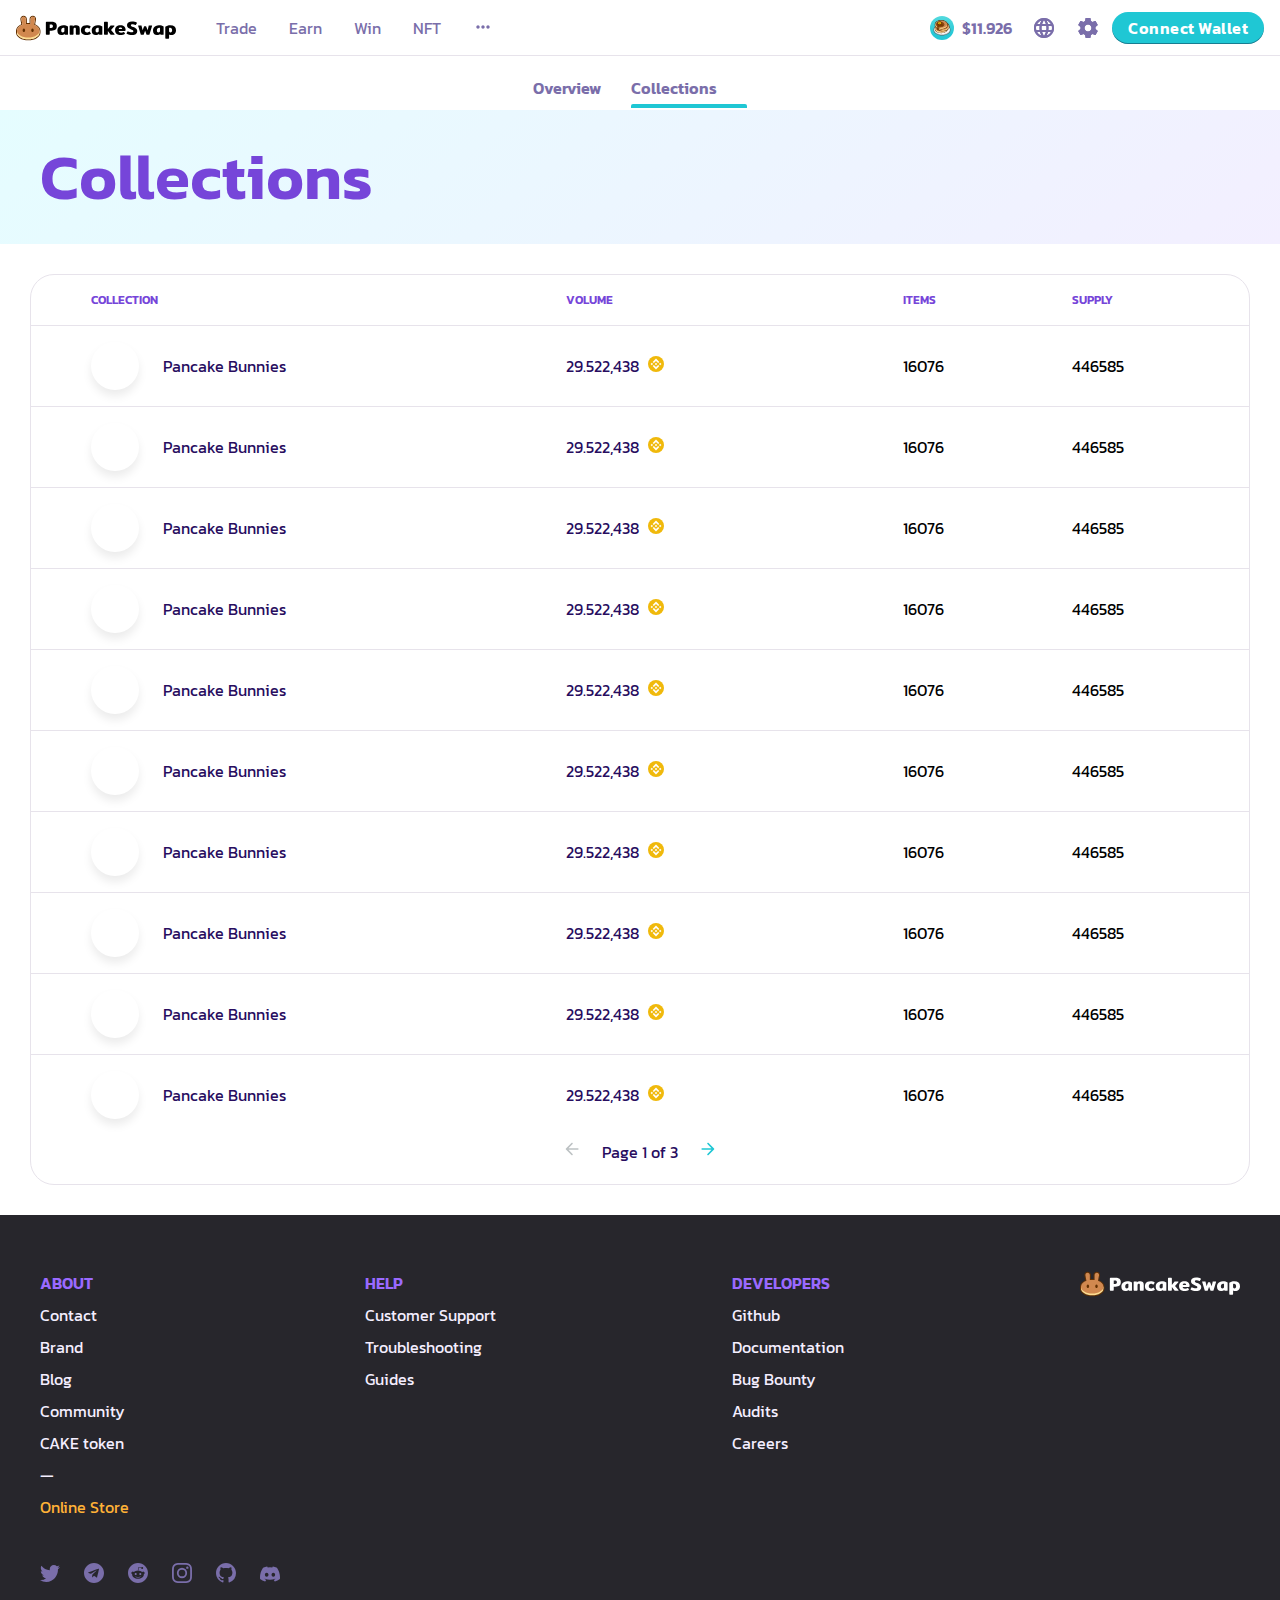
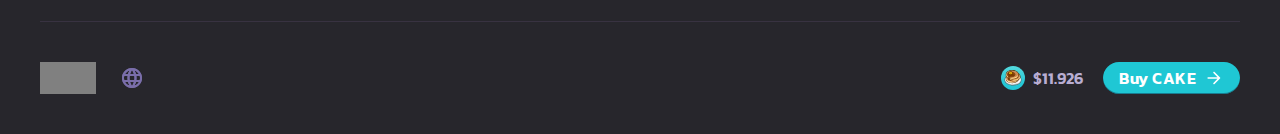
<file: NFT-Collection.html>
<!DOCTYPE html>
<html lang="en">

<head>
    <meta charset="UTF-8">
    <meta http-equiv="X-UA-Compatible" content="IE=edge">
    <meta name="viewport" content="width=device-width, initial-scale=1.0">
    <link rel="stylesheet" type="text/css" href="css/styleNFTCollection.css" />
    <!-- <link rel="stylesheet" type="text/css" href="css/reset_style.css"> -->
    <link rel="stylesheet" href="https://fonts.googleapis.com/css?family=Roboto|Kanit" />
    <title>Document</title>
</head>

<body>

    <header>
        <!--NAVBAR-->
        <nav>
            <div class="header-left">
                <div>
                    <a href="#" class="logo-container">
                        <svg viewBox="0 0 160 26" class="desktop-logo" color="text" width="20px"
                            xmlns="http://www.w3.org/2000/svg">
                            <path
                                d="M30.8524 19.7569C30.4803 19.7569 30.2173 19.6799 30.0633 19.5259C29.9221 19.372 29.8516 19.1282 29.8516 18.7946V7.65066C29.8516 7.31705 29.9285 7.07326 30.0825 6.91928C30.2365 6.75248 30.4931 6.66907 30.8524 6.66907H35.5679C37.3642 6.66907 38.6858 7.04759 39.5327 7.80463C40.3796 8.56167 40.803 9.69082 40.803 11.1921C40.803 12.6805 40.3796 13.8032 39.5327 14.5603C38.6987 15.3045 37.3771 15.6766 35.5679 15.6766H33.7394V18.7946C33.7394 19.1282 33.6624 19.372 33.5085 19.5259C33.3545 19.6799 33.0914 19.7569 32.7193 19.7569H30.8524ZM35.2599 12.8858C35.786 12.8858 36.1902 12.7446 36.4725 12.4624C36.7676 12.1801 36.9151 11.7566 36.9151 11.1921C36.9151 10.6147 36.7676 10.1848 36.4725 9.90253C36.1902 9.62025 35.786 9.47911 35.2599 9.47911H33.7394V12.8858H35.2599Z"
                                fill="#000000"></path>
                            <path
                                d="M45.3484 20.0456C44.1423 20.0456 43.1735 19.6607 42.4421 18.8908C41.7236 18.1081 41.3643 17.011 41.3643 15.5996C41.3643 14.5218 41.6081 13.5787 42.0957 12.7703C42.5961 11.9619 43.2954 11.3396 44.1936 10.9034C45.1046 10.4543 46.1503 10.2297 47.3308 10.2297C48.306 10.2297 49.1657 10.3388 49.9099 10.5569C50.6669 10.7622 51.3598 11.0638 51.9885 11.4615V19.1602C51.9885 19.404 51.9436 19.5644 51.8538 19.6414C51.764 19.7184 51.5844 19.7569 51.3149 19.7569H49.3517C49.2106 19.7569 49.1015 19.7376 49.0245 19.6992C48.9475 19.6478 48.8834 19.5708 48.8321 19.4682L48.5819 18.8908C48.2097 19.2886 47.7607 19.5773 47.2346 19.7569C46.7213 19.9494 46.0926 20.0456 45.3484 20.0456ZM46.7919 17.428C47.2923 17.428 47.6837 17.3061 47.966 17.0623C48.2482 16.8186 48.3894 16.4721 48.3894 16.023V13.0205C48.1456 12.905 47.8376 12.8473 47.4655 12.8473C46.7855 12.8473 46.2402 13.0847 45.8296 13.5594C45.4318 14.0342 45.2329 14.7014 45.2329 15.5611C45.2329 16.8057 45.7526 17.428 46.7919 17.428Z"
                                fill="#000000"></path>
                            <path
                                d="M54.667 19.7569C54.2949 19.7569 54.0319 19.6799 53.8779 19.5259C53.7239 19.372 53.6469 19.1282 53.6469 18.7946V11.1151C53.6469 10.8841 53.6854 10.7301 53.7624 10.6532C53.8522 10.5633 54.0318 10.5184 54.3013 10.5184H56.2837C56.4377 10.5184 56.5532 10.5441 56.6302 10.5954C56.72 10.6339 56.7713 10.7109 56.7841 10.8264L56.8804 11.4038C57.2397 11.0445 57.708 10.7622 58.2854 10.5569C58.8756 10.3388 59.53 10.2297 60.2486 10.2297C61.2879 10.2297 62.1283 10.5248 62.7699 11.1151C63.4115 11.6925 63.7322 12.5522 63.7322 13.6942V18.7946C63.7322 19.1282 63.6552 19.372 63.5013 19.5259C63.3601 19.6799 63.1035 19.7569 62.7314 19.7569H60.8645C60.4924 19.7569 60.2229 19.6799 60.0561 19.5259C59.9021 19.372 59.8251 19.1282 59.8251 18.7946V13.9444C59.8251 13.5594 59.7417 13.2836 59.5749 13.1167C59.4081 12.9499 59.1451 12.8665 58.7858 12.8665C58.4009 12.8665 58.0929 12.9692 57.862 13.1745C57.6438 13.3798 57.5348 13.6621 57.5348 14.0213V18.7946C57.5348 19.1282 57.4578 19.372 57.3038 19.5259C57.1627 19.6799 56.906 19.7569 56.5339 19.7569H54.667Z"
                                fill="#000000"></path>
                            <path
                                d="M70.5354 20.0456C68.739 20.0456 67.3532 19.6286 66.3781 18.7946C65.4029 17.9605 64.9153 16.748 64.9153 15.1569C64.9153 14.1817 65.1399 13.322 65.5889 12.5778C66.038 11.8336 66.686 11.2562 67.5329 10.8456C68.3926 10.435 69.4062 10.2297 70.5739 10.2297C71.4592 10.2297 72.2034 10.3131 72.8065 10.4799C73.4224 10.6467 73.9677 10.9034 74.4425 11.2498C74.5836 11.3396 74.6542 11.4551 74.6542 11.5963C74.6542 11.6989 74.6029 11.8336 74.5002 12.0004L73.7111 13.367C73.6213 13.5466 73.5122 13.6364 73.3839 13.6364C73.3069 13.6364 73.185 13.5851 73.0182 13.4824C72.6718 13.2643 72.3446 13.1039 72.0366 13.0013C71.7415 12.8986 71.3694 12.8473 70.9203 12.8473C70.2787 12.8473 69.7591 13.0526 69.3613 13.4632C68.9764 13.8738 68.7839 14.4384 68.7839 15.1569C68.7839 15.8883 68.9828 16.4529 69.3806 16.8506C69.7783 17.2356 70.3237 17.428 71.0165 17.428C71.4271 17.428 71.7992 17.3703 72.1329 17.2548C72.4665 17.1393 72.8065 16.9789 73.1529 16.7736C73.3326 16.671 73.4609 16.6197 73.5379 16.6197C73.6534 16.6197 73.756 16.7095 73.8458 16.8891L74.7119 18.3711C74.7761 18.4994 74.8082 18.6021 74.8082 18.6791C74.8082 18.7946 74.7312 18.9036 74.5772 19.0063C74.0383 19.3527 73.4481 19.6093 72.8065 19.7761C72.1778 19.9558 71.4207 20.0456 70.5354 20.0456Z"
                                fill="#000000"></path>
                            <path
                                d="M79.6881 20.0456C78.482 20.0456 77.5132 19.6607 76.7819 18.8908C76.0633 18.1081 75.704 17.011 75.704 15.5996C75.704 14.5218 75.9478 13.5787 76.4354 12.7703C76.9358 11.9619 77.6351 11.3396 78.5333 10.9034C79.4443 10.4543 80.4901 10.2297 81.6705 10.2297C82.6457 10.2297 83.5054 10.3388 84.2496 10.5569C85.0067 10.7622 85.6995 11.0638 86.3283 11.4615V19.1602C86.3283 19.404 86.2834 19.5644 86.1935 19.6414C86.1037 19.7184 85.9241 19.7569 85.6546 19.7569H83.6915C83.5503 19.7569 83.4412 19.7376 83.3643 19.6992C83.2873 19.6478 83.2231 19.5708 83.1718 19.4682L82.9216 18.8908C82.5495 19.2886 82.1004 19.5773 81.5743 19.7569C81.0611 19.9494 80.4323 20.0456 79.6881 20.0456ZM81.1316 17.428C81.632 17.428 82.0234 17.3061 82.3057 17.0623C82.588 16.8186 82.7291 16.4721 82.7291 16.023V13.0205C82.4853 12.905 82.1774 12.8473 81.8053 12.8473C81.1252 12.8473 80.5799 13.0847 80.1693 13.5594C79.7715 14.0342 79.5726 14.7014 79.5726 15.5611C79.5726 16.8057 80.0923 17.428 81.1316 17.428Z"
                                fill="#000000"></path>
                            <path
                                d="M98.4184 19.0255C98.5082 19.1282 98.5531 19.2436 98.5531 19.372C98.5531 19.4874 98.5146 19.5837 98.4377 19.6607C98.3607 19.7248 98.258 19.7569 98.1297 19.7569H95.1465C94.9668 19.7569 94.8321 19.7441 94.7423 19.7184C94.6653 19.6799 94.5819 19.6093 94.4921 19.5067L91.8745 15.946V18.7946C91.8745 19.1282 91.7975 19.372 91.6435 19.5259C91.4896 19.6799 91.2265 19.7569 90.8544 19.7569H88.9875C88.6154 19.7569 88.3523 19.6799 88.1984 19.5259C88.0572 19.372 87.9866 19.1282 87.9866 18.7946V7.65066C87.9866 7.31705 88.0636 7.07326 88.2176 6.91928C88.3716 6.75248 88.6282 6.66907 88.9875 6.66907H90.8544C91.2265 6.66907 91.4896 6.75248 91.6435 6.91928C91.7975 7.07326 91.8745 7.31705 91.8745 7.65066V14.0983L94.4151 10.7879C94.4921 10.6852 94.5755 10.6147 94.6653 10.5762C94.7551 10.5377 94.8898 10.5184 95.0695 10.5184H98.0527C98.181 10.5184 98.2773 10.5569 98.3414 10.6339C98.4184 10.6981 98.4569 10.7879 98.4569 10.9034C98.4569 11.0317 98.412 11.1472 98.3222 11.2498L95.031 15.0222L98.4184 19.0255Z"
                                fill="#000000"></path>
                            <path
                                d="M104.668 20.0456C103.59 20.0456 102.628 19.866 101.781 19.5067C100.947 19.1474 100.286 18.6085 99.7985 17.89C99.3109 17.1714 99.0671 16.2925 99.0671 15.2531C99.0671 13.6236 99.529 12.379 100.453 11.5193C101.377 10.6596 102.705 10.2297 104.437 10.2297C106.131 10.2297 107.414 10.6532 108.286 11.5C109.172 12.334 109.614 13.4953 109.614 14.9837C109.614 15.6252 109.332 15.946 108.767 15.946H102.724C102.724 16.4978 102.929 16.9212 103.34 17.2163C103.763 17.5114 104.398 17.659 105.245 17.659C105.771 17.659 106.208 17.6141 106.554 17.5243C106.913 17.4216 107.273 17.2741 107.632 17.0816C107.786 17.0174 107.889 16.9854 107.94 16.9854C108.055 16.9854 108.152 17.0623 108.229 17.2163L108.883 18.4481C108.947 18.5764 108.979 18.6727 108.979 18.7368C108.979 18.8523 108.902 18.9614 108.748 19.064C108.222 19.4105 107.626 19.6607 106.958 19.8146C106.291 19.9686 105.528 20.0456 104.668 20.0456ZM106.15 14.0406C106.15 13.553 106.009 13.1745 105.726 12.905C105.444 12.6356 105.021 12.5009 104.456 12.5009C103.892 12.5009 103.462 12.642 103.167 12.9243C102.872 13.1937 102.724 13.5658 102.724 14.0406H106.15Z"
                                fill="#000000"></path>
                            <path
                                d="M116.211 20.0456C115.133 20.0456 114.113 19.9365 113.151 19.7184C112.189 19.4874 111.412 19.1667 110.822 18.7561C110.604 18.6149 110.495 18.4674 110.495 18.3134C110.495 18.2107 110.533 18.1017 110.61 17.9862L111.553 16.4849C111.656 16.331 111.759 16.254 111.861 16.254C111.926 16.254 112.035 16.2989 112.189 16.3887C112.663 16.6582 113.202 16.8763 113.805 17.0431C114.408 17.2099 115.005 17.2933 115.595 17.2933C116.198 17.2933 116.641 17.2035 116.923 17.0238C117.218 16.8442 117.366 16.5555 117.366 16.1577C117.366 15.7728 117.206 15.4713 116.885 15.2531C116.577 15.035 115.993 14.7591 115.133 14.4255C113.837 13.9379 112.824 13.3926 112.092 12.7896C111.374 12.1737 111.015 11.3396 111.015 10.2875C111.015 9.01718 111.47 8.04843 112.381 7.38121C113.292 6.71398 114.505 6.38037 116.019 6.38037C117.071 6.38037 117.969 6.47661 118.713 6.66907C119.47 6.84871 120.112 7.131 120.638 7.51593C120.856 7.68274 120.965 7.83671 120.965 7.97786C120.965 8.06767 120.927 8.17032 120.85 8.2858L119.907 9.78705C119.791 9.94103 119.688 10.018 119.599 10.018C119.534 10.018 119.425 9.97311 119.271 9.88329C118.527 9.3957 117.642 9.15191 116.615 9.15191C116.064 9.15191 115.64 9.24173 115.345 9.42137C115.05 9.601 114.902 9.89612 114.902 10.3067C114.902 10.589 114.979 10.82 115.133 10.9996C115.287 11.1792 115.493 11.3396 115.749 11.4808C116.019 11.6091 116.429 11.7759 116.981 11.9812L117.347 12.1159C118.296 12.488 119.04 12.8473 119.579 13.1937C120.131 13.5273 120.548 13.9444 120.83 14.4448C121.113 14.9324 121.254 15.5483 121.254 16.2925C121.254 17.4344 120.824 18.3455 119.964 19.0255C119.117 19.7056 117.866 20.0456 116.211 20.0456Z"
                                fill="#000000"></path>
                            <path
                                d="M125.343 19.7569C125.151 19.7569 125.003 19.7248 124.9 19.6607C124.798 19.5965 124.721 19.4682 124.67 19.2757L122.187 10.9611C122.161 10.8841 122.148 10.8264 122.148 10.7879C122.148 10.6083 122.277 10.5184 122.533 10.5184H125.074C125.241 10.5184 125.362 10.5505 125.439 10.6147C125.516 10.666 125.568 10.7558 125.593 10.8841L126.633 15.2531L127.941 11.731C128.006 11.577 128.07 11.4744 128.134 11.423C128.211 11.3589 128.339 11.3268 128.519 11.3268H129.731C129.911 11.3268 130.033 11.3589 130.097 11.423C130.174 11.4744 130.245 11.577 130.309 11.731L131.598 15.2531L132.657 10.8841C132.695 10.7558 132.747 10.666 132.811 10.6147C132.875 10.5505 132.991 10.5184 133.157 10.5184H135.717C135.974 10.5184 136.102 10.6083 136.102 10.7879C136.102 10.8264 136.089 10.8841 136.064 10.9611L133.562 19.2757C133.51 19.4682 133.433 19.5965 133.331 19.6607C133.241 19.7248 133.1 19.7569 132.907 19.7569H131.021C130.841 19.7569 130.707 19.7248 130.617 19.6607C130.527 19.5837 130.45 19.4554 130.386 19.2757L129.116 15.7921L127.845 19.2757C127.794 19.4554 127.717 19.5837 127.614 19.6607C127.524 19.7248 127.39 19.7569 127.21 19.7569H125.343Z"
                                fill="#000000"></path>
                            <path
                                d="M140.981 20.0456C139.775 20.0456 138.806 19.6607 138.075 18.8908C137.356 18.1081 136.997 17.011 136.997 15.5996C136.997 14.5218 137.241 13.5787 137.728 12.7703C138.229 11.9619 138.928 11.3396 139.826 10.9034C140.737 10.4543 141.783 10.2297 142.963 10.2297C143.938 10.2297 144.798 10.3388 145.542 10.5569C146.299 10.7622 146.992 11.0638 147.621 11.4615V19.1602C147.621 19.404 147.576 19.5644 147.486 19.6414C147.396 19.7184 147.217 19.7569 146.947 19.7569H144.984C144.843 19.7569 144.734 19.7376 144.657 19.6992C144.58 19.6478 144.516 19.5708 144.465 19.4682L144.214 18.8908C143.842 19.2886 143.393 19.5773 142.867 19.7569C142.354 19.9494 141.725 20.0456 140.981 20.0456ZM142.424 17.428C142.925 17.428 143.316 17.3061 143.598 17.0623C143.881 16.8186 144.022 16.4721 144.022 16.023V13.0205C143.778 12.905 143.47 12.8473 143.098 12.8473C142.418 12.8473 141.873 13.0847 141.462 13.5594C141.064 14.0342 140.865 14.7014 140.865 15.5611C140.865 16.8057 141.385 17.428 142.424 17.428Z"
                                fill="#000000"></path>
                            <path
                                d="M150.28 23.6447C149.908 23.6447 149.645 23.5678 149.491 23.4138C149.35 23.2598 149.279 23.016 149.279 22.6824V11.654C149.857 11.2434 150.582 10.9034 151.454 10.6339C152.327 10.3645 153.238 10.2297 154.187 10.2297C158.062 10.2297 160 11.8721 160 15.1569C160 16.6453 159.589 17.8322 158.768 18.7176C157.947 19.6029 156.786 20.0456 155.284 20.0456C154.861 20.0456 154.45 19.9943 154.053 19.8916C153.668 19.789 153.347 19.6478 153.09 19.4682V22.6824C153.09 23.016 153.013 23.2598 152.859 23.4138C152.705 23.5678 152.442 23.6447 152.07 23.6447H150.28ZM154.457 17.4473C155.009 17.4473 155.419 17.242 155.689 16.8314C155.971 16.408 156.112 15.8434 156.112 15.1377C156.112 14.3036 155.945 13.7198 155.612 13.3862C155.291 13.0398 154.79 12.8665 154.11 12.8665C153.674 12.8665 153.328 12.9243 153.071 13.0398V16.1C153.071 16.5363 153.193 16.8699 153.437 17.1008C153.681 17.3318 154.021 17.4473 154.457 17.4473Z"
                                fill="#000000"></path>
                            <path fill-rule="evenodd" clip-rule="evenodd"
                                d="M4.38998 4.50033C4.01476 2.49106 5.55649 0.634766 7.60049 0.634766C9.40427 0.634766 10.8665 2.09701 10.8665 3.90078V7.92728C11.3177 7.89544 11.7761 7.87911 12.2404 7.87911C12.6865 7.87911 13.1272 7.89418 13.5612 7.9236V3.90078C13.5612 2.09701 15.0234 0.634766 16.8272 0.634766C18.8712 0.634766 20.4129 2.49106 20.0377 4.50033L19.1539 9.23326C22.1872 10.5576 24.4809 12.8577 24.4809 15.748V17.4966C24.4809 19.8734 22.9085 21.8634 20.7102 23.2068C18.4948 24.5606 15.4978 25.3654 12.2404 25.3654C8.98304 25.3654 5.98604 24.5606 3.77065 23.2068C1.57242 21.8634 0 19.8734 0 17.4966V15.748C0 12.873 2.2701 10.5817 5.27785 9.25477L4.38998 4.50033ZM18.0212 9.85508L19.0555 4.3169C19.3159 2.92236 18.2459 1.63399 16.8272 1.63399C15.5753 1.63399 14.5604 2.64886 14.5604 3.90078V9.02479C14.2324 8.98273 13.8991 8.9494 13.5612 8.92524C13.128 8.89426 12.6873 8.87833 12.2404 8.87833C11.7753 8.87833 11.3168 8.89559 10.8665 8.92912C10.5286 8.95429 10.1953 8.98862 9.86729 9.03169V3.90078C9.86729 2.64886 8.85241 1.63399 7.60049 1.63399C6.18184 1.63399 5.11179 2.92235 5.37222 4.3169L6.40988 9.87345C3.16599 11.0784 0.999219 13.2586 0.999219 15.748V17.4966C0.999219 21.2906 6.03208 24.3662 12.2404 24.3662C18.4488 24.3662 23.4817 21.2906 23.4817 17.4966V15.748C23.4817 13.2458 21.2927 11.0562 18.0212 9.85508Z"
                                fill="#633001"></path>
                            <path
                                d="M23.4815 17.4967C23.4815 21.2907 18.4486 24.3663 12.2402 24.3663C6.03189 24.3663 0.999023 21.2907 0.999023 17.4967V15.748H23.4815V17.4967Z"
                                fill="#FEDC90"></path>
                            <path fill-rule="evenodd" clip-rule="evenodd"
                                d="M5.37202 4.31671C5.1116 2.92216 6.18164 1.63379 7.6003 1.63379C8.85222 1.63379 9.8671 2.64867 9.8671 3.90059V9.0315C10.6321 8.93102 11.4261 8.87813 12.2402 8.87813C13.0356 8.87813 13.8116 8.9286 14.5602 9.02459V3.90059C14.5602 2.64867 15.5751 1.63379 16.827 1.63379C18.2457 1.63379 19.3157 2.92216 19.0553 4.31671L18.021 9.85488C21.2925 11.056 23.4815 13.2457 23.4815 15.7478C23.4815 19.5418 18.4486 22.6174 12.2402 22.6174C6.03189 22.6174 0.999023 19.5418 0.999023 15.7478C0.999023 13.2584 3.16579 11.0782 6.40968 9.87326L5.37202 4.31671Z"
                                fill="#D1884F"></path>
                            <path class="left-eye"
                                d="M9.11817 15.2485C9.11817 16.2833 8.55896 17.1221 7.86914 17.1221C7.17932 17.1221 6.62012 16.2833 6.62012 15.2485C6.62012 14.2138 7.17932 13.375 7.86914 13.375C8.55896 13.375 9.11817 14.2138 9.11817 15.2485Z"
                                fill="#633001"></path>
                            <path class="right-eye"
                                d="M17.7363 15.2485C17.7363 16.2833 17.1771 17.1221 16.4873 17.1221C15.7975 17.1221 15.2383 16.2833 15.2383 15.2485C15.2383 14.2138 15.7975 13.375 16.4873 13.375C17.1771 13.375 17.7363 14.2138 17.7363 15.2485Z"
                                fill="#633001"></path>
                        </svg>
                        <svg viewBox="0 0 32 32" class="mobile-logo" color="text" width="20px"
                            xmlns="http://www.w3.org/2000/svg">
                            <path fill-rule="evenodd" clip-rule="evenodd"
                                d="M5.84199 5.00181C5.35647 2.40193 7.35138 0 9.9962 0C12.3302 0 14.2222 1.89206 14.2222 4.22603V9.43607C14.806 9.39487 15.3992 9.37374 16 9.37374C16.5772 9.37374 17.1474 9.39324 17.709 9.43131V4.22603C17.709 1.89206 19.601 0 21.935 0C24.5798 0 26.5747 2.40193 26.0892 5.00181L24.9456 11.1259C28.8705 12.8395 31.8384 15.8157 31.8384 19.5556V21.8182C31.8384 24.8936 29.8038 27.4686 26.9594 29.2068C24.0928 30.9586 20.2149 32 16 32C11.7851 32 7.90719 30.9586 5.04062 29.2068C2.19624 27.4686 0.161621 24.8936 0.161621 21.8182V19.5556C0.161621 15.8355 3.09899 12.8708 6.99084 11.1538L5.84199 5.00181ZM23.48 11.9305L24.8183 4.76446C25.1552 2.96 23.7707 1.29293 21.935 1.29293C20.3151 1.29293 19.0019 2.60612 19.0019 4.22603V10.8562C18.5774 10.8018 18.1462 10.7586 17.709 10.7274C17.1484 10.6873 16.5782 10.6667 16 10.6667C15.3982 10.6667 14.8049 10.689 14.2222 10.7324C13.785 10.765 13.3537 10.8094 12.9293 10.8651V4.22603C12.9293 2.60612 11.6161 1.29293 9.9962 1.29293C8.16055 1.29293 6.77597 2.96 7.11295 4.76446L8.45562 11.9543C4.25822 13.5135 1.45455 16.3344 1.45455 19.5556V21.8182C1.45455 26.7274 7.96677 30.7071 16 30.7071C24.0332 30.7071 30.5455 26.7274 30.5455 21.8182V19.5556C30.5455 16.318 27.7131 13.4847 23.48 11.9305Z"
                                fill="#633001"></path>
                            <path
                                d="M30.5455 21.8183C30.5455 26.7275 24.0333 30.7072 16 30.7072C7.96681 30.7072 1.45459 26.7275 1.45459 21.8183V19.5557H30.5455V21.8183Z"
                                fill="#FEDC90"></path>
                            <path fill-rule="evenodd" clip-rule="evenodd"
                                d="M7.11298 4.7645C6.77601 2.96004 8.16058 1.29297 9.99624 1.29297C11.6161 1.29297 12.9293 2.60616 12.9293 4.22607V10.8652C13.9192 10.7351 14.9466 10.6667 16 10.6667C17.0291 10.6667 18.0333 10.732 19.0019 10.8562V4.22607C19.0019 2.60616 20.3151 1.29297 21.935 1.29297C23.7707 1.29297 25.1553 2.96004 24.8183 4.7645L23.4801 11.9306C27.7131 13.4847 30.5455 16.318 30.5455 19.5556C30.5455 24.4648 24.0333 28.4445 16 28.4445C7.96681 28.4445 1.45459 24.4648 1.45459 19.5556C1.45459 16.3345 4.25826 13.5135 8.45566 11.9543L7.11298 4.7645Z"
                                fill="#D1884F"></path>
                            <path class="left-eye"
                                d="M11.9595 18.9091C11.9595 20.248 11.2359 21.3333 10.3433 21.3333C9.45075 21.3333 8.72717 20.248 8.72717 18.9091C8.72717 17.5702 9.45075 16.4849 10.3433 16.4849C11.2359 16.4849 11.9595 17.5702 11.9595 18.9091Z"
                                fill="#633001"></path>
                            <path class="right-eye"
                                d="M23.1111 18.9091C23.1111 20.248 22.3875 21.3333 21.4949 21.3333C20.6024 21.3333 19.8788 20.248 19.8788 18.9091C19.8788 17.5702 20.6024 16.4849 21.4949 16.4849C22.3875 16.4849 23.1111 17.5702 23.1111 18.9091Z"
                                fill="#633001"></path>
                        </svg>
                    </a>
                </div>

                <!--left side-->
                <div class="navlink-left">
                    <div class="dropdown">
                        <div class="dropbtn">
                            <button type="button">Trade</button>
                        </div>
                        <div class="dropdown-content">
                            <a href="#">Exchange</a>
                            <a href="#">Liquidity</a>
                        </div>
                    </div>

                    <div class="dropdown">
                        <div class="dropbtn">
                            <button type="button">Earn</button>
                        </div>
                        <div class="dropdown-content">
                            <a href="#">Farms</a>
                            <a href="#">Pools</a>
                        </div>
                    </div>

                    <div class="dropdown">
                        <div class="dropbtn">
                            <button type="button">Win</button>
                        </div>
                        <div class="dropdown-content">
                            <a href="#">Perdiction (BETA)</a>
                            <a href="#">Lottery</a>
                        </div>
                    </div>

                    <div class="dropdown">
                        <div class="dropbtn">
                            <button type="button">NFT</button>
                        </div>
                        <div class="dropdown-content">
                            <a href="#">Overview</a>
                            <a href="#">Collections</a>
                        </div>
                    </div>

                    <div class="dropdown">
                        <div class="dropbtn">
                            <button type="button">
                                <img class="dot-color" src="assets/icons/dotdotdot.svg" />
                            </button>
                        </div>
                        <div class="dropdown-content">
                            <a href="#">Info</a>
                            <a href="#">IFO</a>
                            <a href="#">Voting</a>
                            <hr />
                            <a href="#">Leaderboard</a>
                            <hr />
                            <a href="#">Blog<img src="assets/icons/link.svg" /></a>
                            <a href="#">Docs<img src="assets/icons/link.svg" /></a>
                        </div>
                    </div>
                </div>
            </div>

            <!--right side-->
            <div class="header-right">
                <div class="pancakes-link">
                    <a href="#" target="_blanck"><img src="assets/icons/pancakes.svg" />$11.926</a>
                    <!--link to trade-->
                </div>

                <div class="language-container">
                    <button class="icons-button no-style-button" type="button">
                        <img src="assets/icons/language.svg" />
                    </button>

                    <div class="lang-selector">
                        <button class="lang no-style-button" type="button">
                            العربية
                        </button>
                        <button class="lang no-style-button" type="button">বাংলা</button>
                        <button class="lang no-style-button" type="button">
                            English
                        </button>
                        <button class="lang no-style-button" type="button">
                            Deutsch
                        </button>
                        <button class="lang no-style-button" type="button">
                            Ελληνικά
                        </button>
                        <button class="lang no-style-button" type="button">
                            Español
                        </button>
                        <button class="lang no-style-button" type="button">
                            Suomalainen
                        </button>
                        <button class="lang no-style-button" type="button">
                            Filipino
                        </button>
                        <button class="lang no-style-button" type="button">हिंदी</button>
                        <button class="lang no-style-button" type="button">Magyar</button>
                        <button class="lang no-style-button" type="button">
                            Bahasa Indonesia
                        </button>
                        <button class="lang no-style-button" type="button">
                            Italiano
                        </button>
                        <button class="lang no-style-button" type="button">日本語</button>
                        <button class="lang no-style-button" type="button">한국어</button>
                        <button class="lang no-style-button" type="button">
                            Nederlands
                        </button>
                        <button class="lang no-style-button" type="button">Polski</button>
                        <button class="lang no-style-button" type="button">
                            Português (Brazil)
                        </button>
                        <button class="lang no-style-button" type="button">
                            Português
                        </button>
                        <button class="lang no-style-button" type="button">Română</button>
                        <button class="lang no-style-button" type="button">
                            Русский
                        </button>
                        <button class="lang no-style-button" type="button">தமிழ்</button>
                        <button class="lang no-style-button" type="button">Türkçe</button>
                        <button class="lang no-style-button" type="button">
                            Українська
                        </button>
                        <button class="lang no-style-button" type="button">
                            Tiếng Việt
                        </button>
                        <button class="lang no-style-button" type="button">
                            简体中文
                        </button>
                        <button class="lang no-style-button" type="button">
                            繁體中文
                        </button>
                    </div>
                </div>
                <button class="icons-button no-style-button setting" type="button">
                    <img src="assets/icons/gear.svg" />
                </button>

                <button class="button-wallet" type="button">Connect Wallet</button>
            </div>
        </nav>
    </header>
    <main>
        <!--Link per spostarsi da una pagina all'altra-->
        <div class="switchLinkNFT">
            <div class="linkOverviewNFT">
                <a href="NFT-Overview.html">Overview</a>
            </div>
            <div class="linkCollectionsNFT underBar">
                <a href="#" class="active">Collections</a>
            </div>

        </div>

        <div class="collections">
            <div class="titleCollection">
                <h1>Collections</h1>
            </div>
        </div>

        <!--component collection-->


        <div class="box">
            <div class="card-info-tokens">
                <div class="top-table">
                    <div></div>
                    <div class="collectionTable">Collection</div>
                    <div class="volumeTable">Volume</div>
                    <div></div>
                    <div class="itemsTable">Items</div>
                    <div class="supplyTable">Supply</div>
                </div>
                <div class="line"></div>
                <div class="tokens">
                    <div class="box-number-token">
                        <div class="number-token"></div>
                    </div>

                    <div class="img-token">
                        <div class="img-name-token">

                        </div>

                        <div class="name-token">
                            <div class="description-token">Pancake Bunnies</div>
                            <div></div>
                        </div>
                    </div>

                    <div class="price-token">29.522,438
                        <img class="coin" src="assets/icons/coin.svg">
                    </div>


                    <div class="price-change">
                        <div></div>
                    </div>

                    <div class="volume-24h">16076</div>

                    <div class="liquidity">446585</div>
                </div>
                <div class="line"></div>

                <div class="tokens">
                    <div class="box-number-token">
                        <div class="number-token"></div>
                    </div>

                    <div class="img-token">
                        <div class="img-name-token">

                        </div>

                        <div class="name-token">
                            <div class="description-token">Pancake Bunnies</div>
                            <div></div>
                        </div>
                    </div>

                    <div class="price-token">29.522,438
                        <img class="coin" src="assets/icons/coin.svg">
                    </div>


                    <div class="price-change">
                        <div></div>
                    </div>

                    <div class="volume-24h">16076</div>

                    <div class="liquidity">446585</div>
                </div>
                <div class="line"></div>

                <div class="tokens">
                    <div class="box-number-token">
                        <div class="number-token"></div>
                    </div>

                    <div class="img-token">
                        <div class="img-name-token">

                        </div>

                        <div class="name-token">
                            <div class="description-token">Pancake Bunnies</div>
                            <div></div>
                        </div>
                    </div>

                    <div class="price-token">29.522,438
                        <img class="coin" src="assets/icons/coin.svg">
                    </div>


                    <div class="price-change">
                        <div></div>
                    </div>

                    <div class="volume-24h">16076</div>

                    <div class="liquidity">446585</div>
                </div>
                <div class="line"></div>
                <div class="tokens">
                    <div class="box-number-token">
                        <div class="number-token"></div>
                    </div>

                    <div class="img-token">
                        <div class="img-name-token">

                        </div>

                        <div class="name-token">
                            <div class="description-token">Pancake Bunnies</div>
                            <div></div>
                        </div>
                    </div>

                    <div class="price-token">29.522,438
                        <img class="coin" src="assets/icons/coin.svg">
                    </div>


                    <div class="price-change">
                        <div></div>
                    </div>

                    <div class="volume-24h">16076</div>

                    <div class="liquidity">446585</div>
                </div>
                <div class="line"></div>
                <div class="tokens">
                    <div class="box-number-token">
                        <div class="number-token"></div>
                    </div>

                    <div class="img-token">
                        <div class="img-name-token">

                        </div>

                        <div class="name-token">
                            <div class="description-token">Pancake Bunnies</div>
                            <div></div>
                        </div>
                    </div>

                    <div class="price-token">29.522,438
                        <img class="coin" src="assets/icons/coin.svg">
                    </div>


                    <div class="price-change">
                        <div></div>
                    </div>

                    <div class="volume-24h">16076</div>

                    <div class="liquidity">446585</div>
                </div>
                <div class="line"></div>
                <div class="tokens">
                    <div class="box-number-token">
                        <div class="number-token"></div>
                    </div>

                    <div class="img-token">
                        <div class="img-name-token">

                        </div>

                        <div class="name-token">
                            <div class="description-token">Pancake Bunnies</div>
                            <div></div>
                        </div>
                    </div>

                    <div class="price-token">29.522,438
                        <img class="coin" src="assets/icons/coin.svg">
                    </div>


                    <div class="price-change">
                        <div></div>
                    </div>

                    <div class="volume-24h">16076</div>

                    <div class="liquidity">446585</div>
                </div>
                <div class="line"></div>
                <div class="tokens">
                    <div class="box-number-token">
                        <div class="number-token"></div>
                    </div>

                    <div class="img-token">
                        <div class="img-name-token">

                        </div>

                        <div class="name-token">
                            <div class="description-token">Pancake Bunnies</div>
                            <div></div>
                        </div>
                    </div>

                    <div class="price-token">29.522,438
                        <img class="coin" src="assets/icons/coin.svg">
                    </div>


                    <div class="price-change">
                        <div></div>
                    </div>

                    <div class="volume-24h">16076</div>

                    <div class="liquidity">446585</div>
                </div>
                <div class="line"></div>
                <div class="tokens">
                    <div class="box-number-token">
                        <div class="number-token"></div>
                    </div>

                    <div class="img-token">
                        <div class="img-name-token">

                        </div>

                        <div class="name-token">
                            <div class="description-token">Pancake Bunnies</div>
                            <div></div>
                        </div>
                    </div>

                    <div class="price-token">29.522,438
                        <img class="coin" src="assets/icons/coin.svg">
                    </div>


                    <div class="price-change">
                        <div></div>
                    </div>

                    <div class="volume-24h">16076</div>

                    <div class="liquidity">446585</div>
                </div>
                <div class="line"></div>
                <div class="tokens">
                    <div class="box-number-token">
                        <div class="number-token"></div>
                    </div>

                    <div class="img-token">
                        <div class="img-name-token">

                        </div>

                        <div class="name-token">
                            <div class="description-token">Pancake Bunnies</div>
                            <div></div>
                        </div>
                    </div>

                    <div class="price-token">29.522,438
                        <img class="coin" src="assets/icons/coin.svg">
                    </div>


                    <div class="price-change">
                        <div></div>
                    </div>

                    <div class="volume-24h">16076</div>

                    <div class="liquidity">446585</div>
                </div>
                <div class="line"></div>
                <div class="tokens">
                    <div class="box-number-token">
                        <div class="number-token"></div>
                    </div>

                    <div class="img-token">
                        <div class="img-name-token">

                        </div>

                        <div class="name-token">
                            <div class="description-token">Pancake Bunnies</div>
                            <div></div>
                        </div>
                    </div>

                    <div class="price-token">29.522,438
                        <img class="coin" src="assets/icons/coin.svg">
                    </div>


                    <div class="price-change">
                        <div></div>
                    </div>

                    <div class="volume-24h">16076</div>

                    <div class="liquidity">446585</div>
                </div>
                <div class="page-of">
                    <div class="arrowFirst">
                        <svg viewBox="0 0 24 24" color="primary" width="20px" xmlns="http://www.w3.org/2000/svg">
                            <path
                                d="M19 11H7.82998L12.71 6.12C13.1 5.73 13.1 5.09 12.71 4.7C12.32 4.31 11.69 4.31 11.3 4.7L4.70998 11.29C4.31998 11.68 4.31998 12.31 4.70998 12.7L11.3 19.29C11.69 19.68 12.32 19.68 12.71 19.29C13.1 18.9 13.1 18.27 12.71 17.88L7.82998 13H19C19.55 13 20 12.55 20 12C20 11.45 19.55 11 19 11Z">
                            </path>
                        </svg>
                    </div>
                    <div class="text-page-of">Page 1 of 3</div>
                    <div class="arrowSecond">
                        <svg viewBox="0 0 24 24" color="primary" width="20px" xmlns="http://www.w3.org/2000/svg">
                            <path
                                d="M5 13H16.17L11.29 17.88C10.9 18.27 10.9 18.91 11.29 19.3C11.68 19.69 12.31 19.69 12.7 19.3L19.29 12.71C19.68 12.32 19.68 11.69 19.29 11.3L12.71 4.7C12.32 4.31 11.69 4.31 11.3 4.7C10.91 5.09 10.91 5.72 11.3 6.11L16.17 11H5C4.45 11 4 11.45 4 12C4 12.55 4.45 13 5 13Z">
                            </path>
                        </svg>
                    </div>
                </div>






            </div>
        </div>

        <footer>
            <div class="f-wrapper">
                <div class="f-row1">
                    <ul class="f-link">
                        <li class="li-title">ABOUT</li>
                        <li><a class="f-link-a" href="#">Contact</a></li>
                        <li><a class="f-link-a" href="#">Brand</a></li>
                        <li><a class="f-link-a" href="#">Blog</a></li>
                        <li><a class="f-link-a" href="#">Community</a></li>
                        <li><a class="f-link-a" href="#">CAKE token</a></li>
                        <li><span>—</span></li>
                        <li><a class="special-a" href="#">Online Store</a></li>
                    </ul>

                    <div class="f-container">
                        <ul class="f-link">
                            <li class="li-title">HELP</li>
                            <li><a class="f-link-a" href="#">Customer Support</a></li>
                            <li><a class="f-link-a" href="#">Troubleshooting</a></li>
                            <li><a class="f-link-a" href="#">Guides</a></li>
                        </ul>
                    </div>

                    <div class="f-container">
                        <ul class="f-link">
                            <li class="li-title">DEVELOPERS</li>
                            <li><a class="f-link-a" href="#">Github</a></li>
                            <li><a class="f-link-a" href="#">Documentation</a></li>
                            <li><a class="f-link-a" href="#">Bug Bounty</a></li>
                            <li><a class="f-link-a" href="#">Audits</a></li>
                            <li><a class="f-link-a" href="#">Careers</a></li>
                        </ul>
                    </div>

                    <div class="f-logo">
                        <img src="assets/icons/logo-footer.svg" alt="logo footer">
                    </div>
                </div>

                <div class="f-row2">
                    <a href="#"><img src="assets/icons/twitter.svg" /></a>
                    <div>
                        <a href="#"><img src="assets/icons/telegram.svg" /></a>
                    </div>
                    <a href="#"><img src="assets/icons/reddit.svg" /></a>
                    <a href="#"><img src="assets/icons/instagram.svg" /></a>
                    <a href="#"><img src="assets/icons/github.svg" /></a>
                    <a href="#"><img src="assets/icons/discord.svg" /></a>
                </div>

                <div class="f-row3">
                    <div>
                        <div class="switcher">
                            <!--code here switcher-->
                        </div>

                        <div class="language-container">
                            <button class="icons-button no-style-button" type="button">
                                <img src="assets/icons/language.svg" />
                            </button>

                            <div class="lang-selector">
                                <button class="lang no-style-button" type="button">
                                    العربية
                                </button>
                                <button class="lang no-style-button" type="button">বাংলা</button>
                                <button class="lang no-style-button" type="button">
                                    English
                                </button>
                                <button class="lang no-style-button" type="button">
                                    Deutsch
                                </button>
                                <button class="lang no-style-button" type="button">
                                    Ελληνικά
                                </button>
                                <button class="lang no-style-button" type="button">
                                    Español
                                </button>
                                <button class="lang no-style-button" type="button">
                                    Suomalainen
                                </button>
                                <button class="lang no-style-button" type="button">
                                    Filipino
                                </button>
                                <button class="lang no-style-button" type="button">हिंदी</button>
                                <button class="lang no-style-button" type="button">Magyar</button>
                                <button class="lang no-style-button" type="button">
                                    Bahasa Indonesia
                                </button>
                                <button class="lang no-style-button" type="button">
                                    Italiano
                                </button>
                                <button class="lang no-style-button" type="button">日本語</button>
                                <button class="lang no-style-button" type="button">한국어</button>
                                <button class="lang no-style-button" type="button">
                                    Nederlands
                                </button>
                                <button class="lang no-style-button" type="button">Polski</button>
                                <button class="lang no-style-button" type="button">
                                    Português (Brazil)
                                </button>
                                <button class="lang no-style-button" type="button">
                                    Português
                                </button>
                                <button class="lang no-style-button" type="button">Română</button>
                                <button class="lang no-style-button" type="button">
                                    Русский
                                </button>
                                <button class="lang no-style-button" type="button">தமிழ்</button>
                                <button class="lang no-style-button" type="button">Türkçe</button>
                                <button class="lang no-style-button" type="button">
                                    Українська
                                </button>
                                <button class="lang no-style-button" type="button">
                                    Tiếng Việt
                                </button>
                                <button class="lang no-style-button" type="button">
                                    简体中文
                                </button>
                                <button class="lang no-style-button" type="button">
                                    繁體中文
                                </button>
                            </div>
                        </div>
                        <!--fix language selector-->
                    </div>

                    <div>
                        <div class="pancakes-link">
                            <a href="#" target="_blanck"><img src="assets/icons/pancakes.svg" />$11.926</a>
                            <!--link to trade-->
                        </div>

                        <button class="button-wallet" type="button">Buy CAKE<img src="assets/icons/row.svg" /></button>
                    </div>
                </div>

            </div>
        </footer>




    </main>
</file>
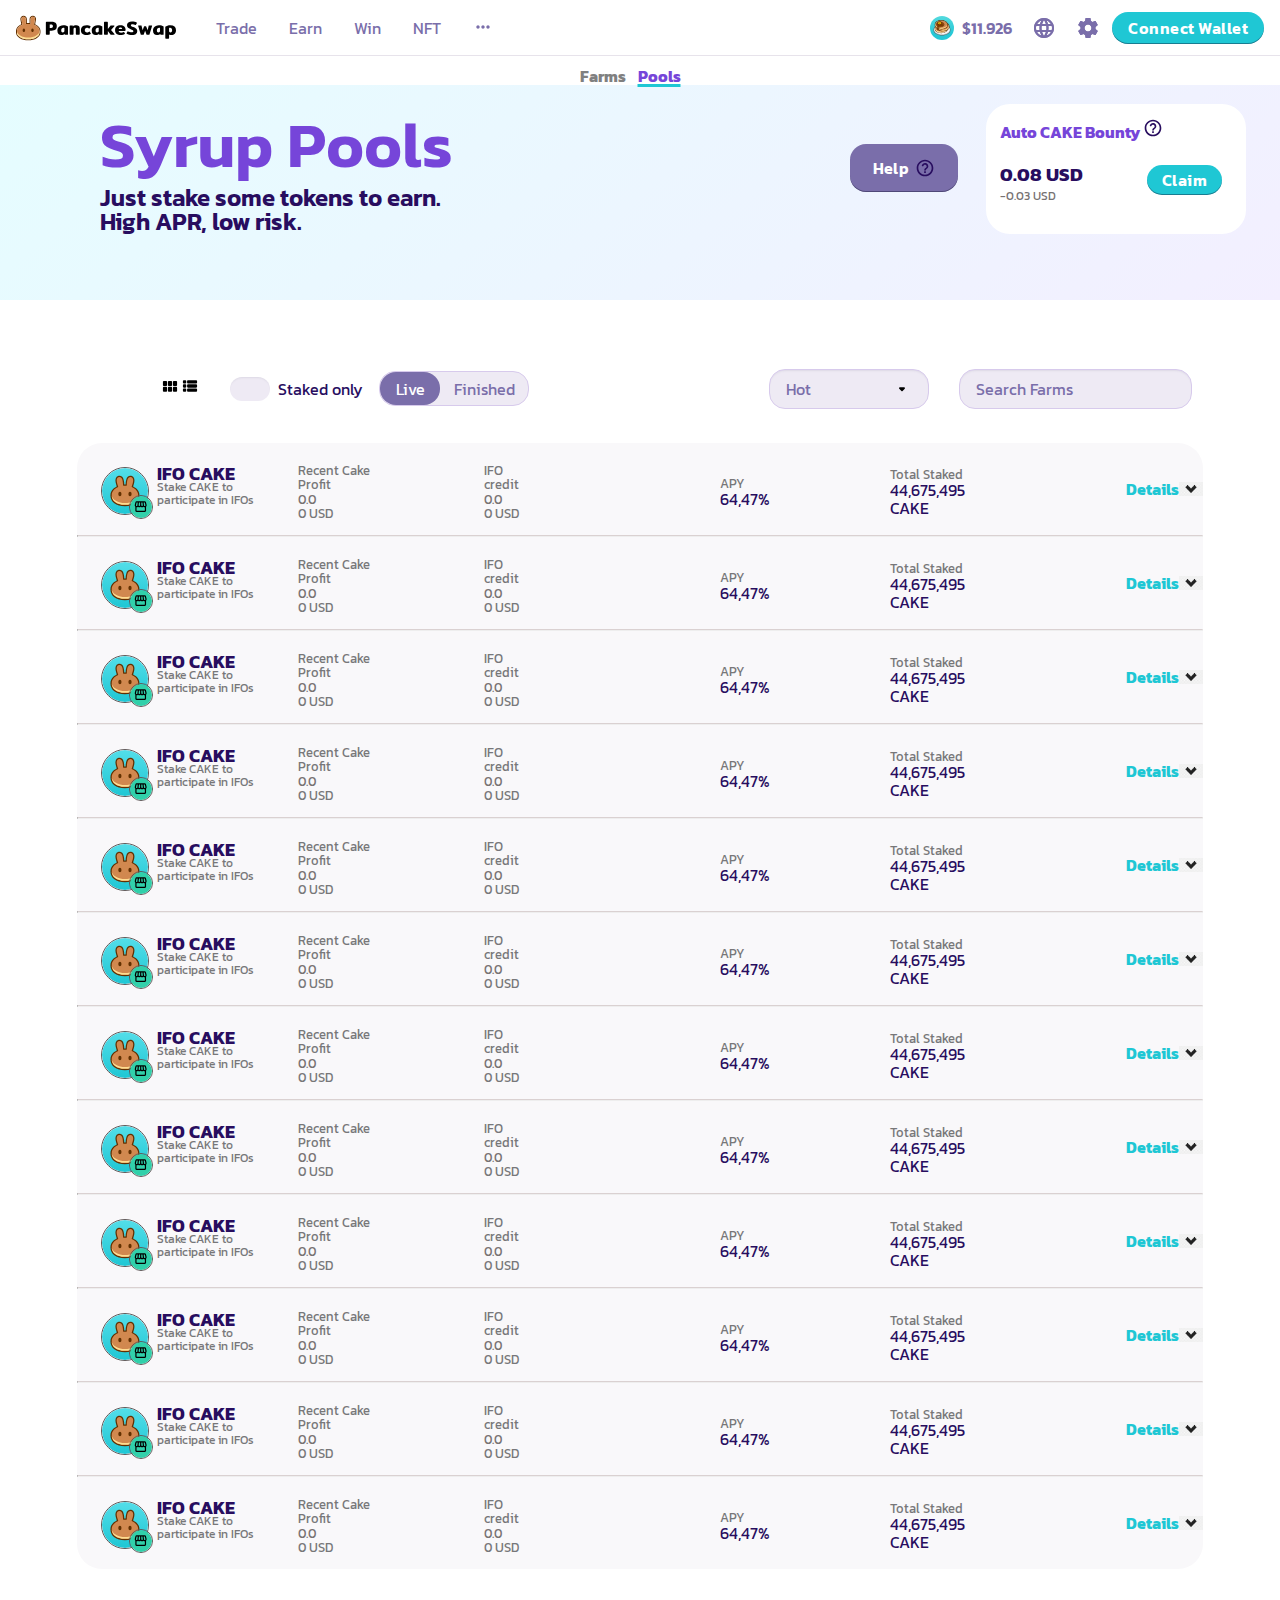
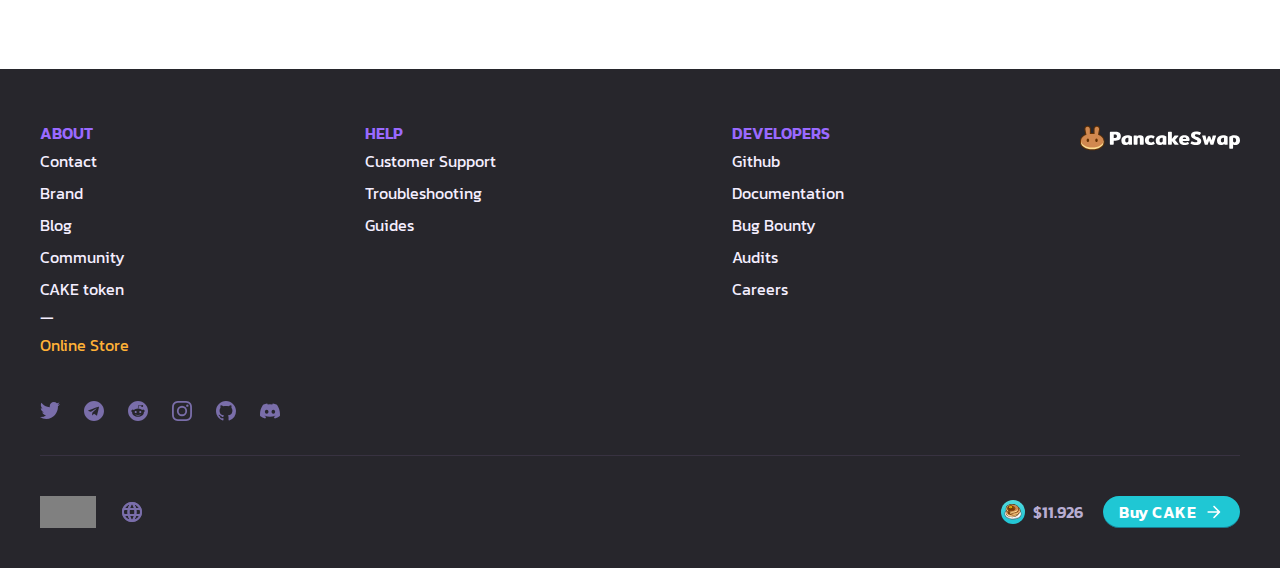
<file: pools.html>
<!DOCTYPE html>
<html lang="en">
  <head>
    <meta charset="UTF-8" />
    <meta http-equiv="X-UA-Compatible" content="IE=edge" />
    <meta name="viewport" content="width=device-width, initial-scale=1.0" />
    <title>Homepage</title>
    <link rel="stylesheet" href="css/reset-style.css" type="text/css" />
    <link rel="stylesheet" href="css/style_farms.css">
    <link rel="stylesheet" href="css/style-design.css" type="text/css" />
    <link rel="stylesheet" href="css/style-components.css">
    <link rel="stylesheet" href="./css/pools.css">
    <link rel="stylesheet" href="https://fonts.googleapis.com/css?family=Kanit"
    />
  </head>

  <body>
    <header>
      <!--NAVBAR-->
      <nav>
        <div class="header-left">
          <div>
            <a href="#" class="logo-container">
              <svg
                viewBox="0 0 160 26"
                class="desktop-logo"
                color="text"
                width="20px"
                xmlns="http://www.w3.org/2000/svg"
              >
                <path
                  d="M30.8524 19.7569C30.4803 19.7569 30.2173 19.6799 30.0633 19.5259C29.9221 19.372 29.8516 19.1282 29.8516 18.7946V7.65066C29.8516 7.31705 29.9285 7.07326 30.0825 6.91928C30.2365 6.75248 30.4931 6.66907 30.8524 6.66907H35.5679C37.3642 6.66907 38.6858 7.04759 39.5327 7.80463C40.3796 8.56167 40.803 9.69082 40.803 11.1921C40.803 12.6805 40.3796 13.8032 39.5327 14.5603C38.6987 15.3045 37.3771 15.6766 35.5679 15.6766H33.7394V18.7946C33.7394 19.1282 33.6624 19.372 33.5085 19.5259C33.3545 19.6799 33.0914 19.7569 32.7193 19.7569H30.8524ZM35.2599 12.8858C35.786 12.8858 36.1902 12.7446 36.4725 12.4624C36.7676 12.1801 36.9151 11.7566 36.9151 11.1921C36.9151 10.6147 36.7676 10.1848 36.4725 9.90253C36.1902 9.62025 35.786 9.47911 35.2599 9.47911H33.7394V12.8858H35.2599Z"
                  fill="#000000"
                ></path>
                <path
                  d="M45.3484 20.0456C44.1423 20.0456 43.1735 19.6607 42.4421 18.8908C41.7236 18.1081 41.3643 17.011 41.3643 15.5996C41.3643 14.5218 41.6081 13.5787 42.0957 12.7703C42.5961 11.9619 43.2954 11.3396 44.1936 10.9034C45.1046 10.4543 46.1503 10.2297 47.3308 10.2297C48.306 10.2297 49.1657 10.3388 49.9099 10.5569C50.6669 10.7622 51.3598 11.0638 51.9885 11.4615V19.1602C51.9885 19.404 51.9436 19.5644 51.8538 19.6414C51.764 19.7184 51.5844 19.7569 51.3149 19.7569H49.3517C49.2106 19.7569 49.1015 19.7376 49.0245 19.6992C48.9475 19.6478 48.8834 19.5708 48.8321 19.4682L48.5819 18.8908C48.2097 19.2886 47.7607 19.5773 47.2346 19.7569C46.7213 19.9494 46.0926 20.0456 45.3484 20.0456ZM46.7919 17.428C47.2923 17.428 47.6837 17.3061 47.966 17.0623C48.2482 16.8186 48.3894 16.4721 48.3894 16.023V13.0205C48.1456 12.905 47.8376 12.8473 47.4655 12.8473C46.7855 12.8473 46.2402 13.0847 45.8296 13.5594C45.4318 14.0342 45.2329 14.7014 45.2329 15.5611C45.2329 16.8057 45.7526 17.428 46.7919 17.428Z"
                  fill="#000000"
                ></path>
                <path
                  d="M54.667 19.7569C54.2949 19.7569 54.0319 19.6799 53.8779 19.5259C53.7239 19.372 53.6469 19.1282 53.6469 18.7946V11.1151C53.6469 10.8841 53.6854 10.7301 53.7624 10.6532C53.8522 10.5633 54.0318 10.5184 54.3013 10.5184H56.2837C56.4377 10.5184 56.5532 10.5441 56.6302 10.5954C56.72 10.6339 56.7713 10.7109 56.7841 10.8264L56.8804 11.4038C57.2397 11.0445 57.708 10.7622 58.2854 10.5569C58.8756 10.3388 59.53 10.2297 60.2486 10.2297C61.2879 10.2297 62.1283 10.5248 62.7699 11.1151C63.4115 11.6925 63.7322 12.5522 63.7322 13.6942V18.7946C63.7322 19.1282 63.6552 19.372 63.5013 19.5259C63.3601 19.6799 63.1035 19.7569 62.7314 19.7569H60.8645C60.4924 19.7569 60.2229 19.6799 60.0561 19.5259C59.9021 19.372 59.8251 19.1282 59.8251 18.7946V13.9444C59.8251 13.5594 59.7417 13.2836 59.5749 13.1167C59.4081 12.9499 59.1451 12.8665 58.7858 12.8665C58.4009 12.8665 58.0929 12.9692 57.862 13.1745C57.6438 13.3798 57.5348 13.6621 57.5348 14.0213V18.7946C57.5348 19.1282 57.4578 19.372 57.3038 19.5259C57.1627 19.6799 56.906 19.7569 56.5339 19.7569H54.667Z"
                  fill="#000000"
                ></path>
                <path
                  d="M70.5354 20.0456C68.739 20.0456 67.3532 19.6286 66.3781 18.7946C65.4029 17.9605 64.9153 16.748 64.9153 15.1569C64.9153 14.1817 65.1399 13.322 65.5889 12.5778C66.038 11.8336 66.686 11.2562 67.5329 10.8456C68.3926 10.435 69.4062 10.2297 70.5739 10.2297C71.4592 10.2297 72.2034 10.3131 72.8065 10.4799C73.4224 10.6467 73.9677 10.9034 74.4425 11.2498C74.5836 11.3396 74.6542 11.4551 74.6542 11.5963C74.6542 11.6989 74.6029 11.8336 74.5002 12.0004L73.7111 13.367C73.6213 13.5466 73.5122 13.6364 73.3839 13.6364C73.3069 13.6364 73.185 13.5851 73.0182 13.4824C72.6718 13.2643 72.3446 13.1039 72.0366 13.0013C71.7415 12.8986 71.3694 12.8473 70.9203 12.8473C70.2787 12.8473 69.7591 13.0526 69.3613 13.4632C68.9764 13.8738 68.7839 14.4384 68.7839 15.1569C68.7839 15.8883 68.9828 16.4529 69.3806 16.8506C69.7783 17.2356 70.3237 17.428 71.0165 17.428C71.4271 17.428 71.7992 17.3703 72.1329 17.2548C72.4665 17.1393 72.8065 16.9789 73.1529 16.7736C73.3326 16.671 73.4609 16.6197 73.5379 16.6197C73.6534 16.6197 73.756 16.7095 73.8458 16.8891L74.7119 18.3711C74.7761 18.4994 74.8082 18.6021 74.8082 18.6791C74.8082 18.7946 74.7312 18.9036 74.5772 19.0063C74.0383 19.3527 73.4481 19.6093 72.8065 19.7761C72.1778 19.9558 71.4207 20.0456 70.5354 20.0456Z"
                  fill="#000000"
                ></path>
                <path
                  d="M79.6881 20.0456C78.482 20.0456 77.5132 19.6607 76.7819 18.8908C76.0633 18.1081 75.704 17.011 75.704 15.5996C75.704 14.5218 75.9478 13.5787 76.4354 12.7703C76.9358 11.9619 77.6351 11.3396 78.5333 10.9034C79.4443 10.4543 80.4901 10.2297 81.6705 10.2297C82.6457 10.2297 83.5054 10.3388 84.2496 10.5569C85.0067 10.7622 85.6995 11.0638 86.3283 11.4615V19.1602C86.3283 19.404 86.2834 19.5644 86.1935 19.6414C86.1037 19.7184 85.9241 19.7569 85.6546 19.7569H83.6915C83.5503 19.7569 83.4412 19.7376 83.3643 19.6992C83.2873 19.6478 83.2231 19.5708 83.1718 19.4682L82.9216 18.8908C82.5495 19.2886 82.1004 19.5773 81.5743 19.7569C81.0611 19.9494 80.4323 20.0456 79.6881 20.0456ZM81.1316 17.428C81.632 17.428 82.0234 17.3061 82.3057 17.0623C82.588 16.8186 82.7291 16.4721 82.7291 16.023V13.0205C82.4853 12.905 82.1774 12.8473 81.8053 12.8473C81.1252 12.8473 80.5799 13.0847 80.1693 13.5594C79.7715 14.0342 79.5726 14.7014 79.5726 15.5611C79.5726 16.8057 80.0923 17.428 81.1316 17.428Z"
                  fill="#000000"
                ></path>
                <path
                  d="M98.4184 19.0255C98.5082 19.1282 98.5531 19.2436 98.5531 19.372C98.5531 19.4874 98.5146 19.5837 98.4377 19.6607C98.3607 19.7248 98.258 19.7569 98.1297 19.7569H95.1465C94.9668 19.7569 94.8321 19.7441 94.7423 19.7184C94.6653 19.6799 94.5819 19.6093 94.4921 19.5067L91.8745 15.946V18.7946C91.8745 19.1282 91.7975 19.372 91.6435 19.5259C91.4896 19.6799 91.2265 19.7569 90.8544 19.7569H88.9875C88.6154 19.7569 88.3523 19.6799 88.1984 19.5259C88.0572 19.372 87.9866 19.1282 87.9866 18.7946V7.65066C87.9866 7.31705 88.0636 7.07326 88.2176 6.91928C88.3716 6.75248 88.6282 6.66907 88.9875 6.66907H90.8544C91.2265 6.66907 91.4896 6.75248 91.6435 6.91928C91.7975 7.07326 91.8745 7.31705 91.8745 7.65066V14.0983L94.4151 10.7879C94.4921 10.6852 94.5755 10.6147 94.6653 10.5762C94.7551 10.5377 94.8898 10.5184 95.0695 10.5184H98.0527C98.181 10.5184 98.2773 10.5569 98.3414 10.6339C98.4184 10.6981 98.4569 10.7879 98.4569 10.9034C98.4569 11.0317 98.412 11.1472 98.3222 11.2498L95.031 15.0222L98.4184 19.0255Z"
                  fill="#000000"
                ></path>
                <path
                  d="M104.668 20.0456C103.59 20.0456 102.628 19.866 101.781 19.5067C100.947 19.1474 100.286 18.6085 99.7985 17.89C99.3109 17.1714 99.0671 16.2925 99.0671 15.2531C99.0671 13.6236 99.529 12.379 100.453 11.5193C101.377 10.6596 102.705 10.2297 104.437 10.2297C106.131 10.2297 107.414 10.6532 108.286 11.5C109.172 12.334 109.614 13.4953 109.614 14.9837C109.614 15.6252 109.332 15.946 108.767 15.946H102.724C102.724 16.4978 102.929 16.9212 103.34 17.2163C103.763 17.5114 104.398 17.659 105.245 17.659C105.771 17.659 106.208 17.6141 106.554 17.5243C106.913 17.4216 107.273 17.2741 107.632 17.0816C107.786 17.0174 107.889 16.9854 107.94 16.9854C108.055 16.9854 108.152 17.0623 108.229 17.2163L108.883 18.4481C108.947 18.5764 108.979 18.6727 108.979 18.7368C108.979 18.8523 108.902 18.9614 108.748 19.064C108.222 19.4105 107.626 19.6607 106.958 19.8146C106.291 19.9686 105.528 20.0456 104.668 20.0456ZM106.15 14.0406C106.15 13.553 106.009 13.1745 105.726 12.905C105.444 12.6356 105.021 12.5009 104.456 12.5009C103.892 12.5009 103.462 12.642 103.167 12.9243C102.872 13.1937 102.724 13.5658 102.724 14.0406H106.15Z"
                  fill="#000000"
                ></path>
                <path
                  d="M116.211 20.0456C115.133 20.0456 114.113 19.9365 113.151 19.7184C112.189 19.4874 111.412 19.1667 110.822 18.7561C110.604 18.6149 110.495 18.4674 110.495 18.3134C110.495 18.2107 110.533 18.1017 110.61 17.9862L111.553 16.4849C111.656 16.331 111.759 16.254 111.861 16.254C111.926 16.254 112.035 16.2989 112.189 16.3887C112.663 16.6582 113.202 16.8763 113.805 17.0431C114.408 17.2099 115.005 17.2933 115.595 17.2933C116.198 17.2933 116.641 17.2035 116.923 17.0238C117.218 16.8442 117.366 16.5555 117.366 16.1577C117.366 15.7728 117.206 15.4713 116.885 15.2531C116.577 15.035 115.993 14.7591 115.133 14.4255C113.837 13.9379 112.824 13.3926 112.092 12.7896C111.374 12.1737 111.015 11.3396 111.015 10.2875C111.015 9.01718 111.47 8.04843 112.381 7.38121C113.292 6.71398 114.505 6.38037 116.019 6.38037C117.071 6.38037 117.969 6.47661 118.713 6.66907C119.47 6.84871 120.112 7.131 120.638 7.51593C120.856 7.68274 120.965 7.83671 120.965 7.97786C120.965 8.06767 120.927 8.17032 120.85 8.2858L119.907 9.78705C119.791 9.94103 119.688 10.018 119.599 10.018C119.534 10.018 119.425 9.97311 119.271 9.88329C118.527 9.3957 117.642 9.15191 116.615 9.15191C116.064 9.15191 115.64 9.24173 115.345 9.42137C115.05 9.601 114.902 9.89612 114.902 10.3067C114.902 10.589 114.979 10.82 115.133 10.9996C115.287 11.1792 115.493 11.3396 115.749 11.4808C116.019 11.6091 116.429 11.7759 116.981 11.9812L117.347 12.1159C118.296 12.488 119.04 12.8473 119.579 13.1937C120.131 13.5273 120.548 13.9444 120.83 14.4448C121.113 14.9324 121.254 15.5483 121.254 16.2925C121.254 17.4344 120.824 18.3455 119.964 19.0255C119.117 19.7056 117.866 20.0456 116.211 20.0456Z"
                  fill="#000000"
                ></path>
                <path
                  d="M125.343 19.7569C125.151 19.7569 125.003 19.7248 124.9 19.6607C124.798 19.5965 124.721 19.4682 124.67 19.2757L122.187 10.9611C122.161 10.8841 122.148 10.8264 122.148 10.7879C122.148 10.6083 122.277 10.5184 122.533 10.5184H125.074C125.241 10.5184 125.362 10.5505 125.439 10.6147C125.516 10.666 125.568 10.7558 125.593 10.8841L126.633 15.2531L127.941 11.731C128.006 11.577 128.07 11.4744 128.134 11.423C128.211 11.3589 128.339 11.3268 128.519 11.3268H129.731C129.911 11.3268 130.033 11.3589 130.097 11.423C130.174 11.4744 130.245 11.577 130.309 11.731L131.598 15.2531L132.657 10.8841C132.695 10.7558 132.747 10.666 132.811 10.6147C132.875 10.5505 132.991 10.5184 133.157 10.5184H135.717C135.974 10.5184 136.102 10.6083 136.102 10.7879C136.102 10.8264 136.089 10.8841 136.064 10.9611L133.562 19.2757C133.51 19.4682 133.433 19.5965 133.331 19.6607C133.241 19.7248 133.1 19.7569 132.907 19.7569H131.021C130.841 19.7569 130.707 19.7248 130.617 19.6607C130.527 19.5837 130.45 19.4554 130.386 19.2757L129.116 15.7921L127.845 19.2757C127.794 19.4554 127.717 19.5837 127.614 19.6607C127.524 19.7248 127.39 19.7569 127.21 19.7569H125.343Z"
                  fill="#000000"
                ></path>
                <path
                  d="M140.981 20.0456C139.775 20.0456 138.806 19.6607 138.075 18.8908C137.356 18.1081 136.997 17.011 136.997 15.5996C136.997 14.5218 137.241 13.5787 137.728 12.7703C138.229 11.9619 138.928 11.3396 139.826 10.9034C140.737 10.4543 141.783 10.2297 142.963 10.2297C143.938 10.2297 144.798 10.3388 145.542 10.5569C146.299 10.7622 146.992 11.0638 147.621 11.4615V19.1602C147.621 19.404 147.576 19.5644 147.486 19.6414C147.396 19.7184 147.217 19.7569 146.947 19.7569H144.984C144.843 19.7569 144.734 19.7376 144.657 19.6992C144.58 19.6478 144.516 19.5708 144.465 19.4682L144.214 18.8908C143.842 19.2886 143.393 19.5773 142.867 19.7569C142.354 19.9494 141.725 20.0456 140.981 20.0456ZM142.424 17.428C142.925 17.428 143.316 17.3061 143.598 17.0623C143.881 16.8186 144.022 16.4721 144.022 16.023V13.0205C143.778 12.905 143.47 12.8473 143.098 12.8473C142.418 12.8473 141.873 13.0847 141.462 13.5594C141.064 14.0342 140.865 14.7014 140.865 15.5611C140.865 16.8057 141.385 17.428 142.424 17.428Z"
                  fill="#000000"
                ></path>
                <path
                  d="M150.28 23.6447C149.908 23.6447 149.645 23.5678 149.491 23.4138C149.35 23.2598 149.279 23.016 149.279 22.6824V11.654C149.857 11.2434 150.582 10.9034 151.454 10.6339C152.327 10.3645 153.238 10.2297 154.187 10.2297C158.062 10.2297 160 11.8721 160 15.1569C160 16.6453 159.589 17.8322 158.768 18.7176C157.947 19.6029 156.786 20.0456 155.284 20.0456C154.861 20.0456 154.45 19.9943 154.053 19.8916C153.668 19.789 153.347 19.6478 153.09 19.4682V22.6824C153.09 23.016 153.013 23.2598 152.859 23.4138C152.705 23.5678 152.442 23.6447 152.07 23.6447H150.28ZM154.457 17.4473C155.009 17.4473 155.419 17.242 155.689 16.8314C155.971 16.408 156.112 15.8434 156.112 15.1377C156.112 14.3036 155.945 13.7198 155.612 13.3862C155.291 13.0398 154.79 12.8665 154.11 12.8665C153.674 12.8665 153.328 12.9243 153.071 13.0398V16.1C153.071 16.5363 153.193 16.8699 153.437 17.1008C153.681 17.3318 154.021 17.4473 154.457 17.4473Z"
                  fill="#000000"
                ></path>
                <path
                  fill-rule="evenodd"
                  clip-rule="evenodd"
                  d="M4.38998 4.50033C4.01476 2.49106 5.55649 0.634766 7.60049 0.634766C9.40427 0.634766 10.8665 2.09701 10.8665 3.90078V7.92728C11.3177 7.89544 11.7761 7.87911 12.2404 7.87911C12.6865 7.87911 13.1272 7.89418 13.5612 7.9236V3.90078C13.5612 2.09701 15.0234 0.634766 16.8272 0.634766C18.8712 0.634766 20.4129 2.49106 20.0377 4.50033L19.1539 9.23326C22.1872 10.5576 24.4809 12.8577 24.4809 15.748V17.4966C24.4809 19.8734 22.9085 21.8634 20.7102 23.2068C18.4948 24.5606 15.4978 25.3654 12.2404 25.3654C8.98304 25.3654 5.98604 24.5606 3.77065 23.2068C1.57242 21.8634 0 19.8734 0 17.4966V15.748C0 12.873 2.2701 10.5817 5.27785 9.25477L4.38998 4.50033ZM18.0212 9.85508L19.0555 4.3169C19.3159 2.92236 18.2459 1.63399 16.8272 1.63399C15.5753 1.63399 14.5604 2.64886 14.5604 3.90078V9.02479C14.2324 8.98273 13.8991 8.9494 13.5612 8.92524C13.128 8.89426 12.6873 8.87833 12.2404 8.87833C11.7753 8.87833 11.3168 8.89559 10.8665 8.92912C10.5286 8.95429 10.1953 8.98862 9.86729 9.03169V3.90078C9.86729 2.64886 8.85241 1.63399 7.60049 1.63399C6.18184 1.63399 5.11179 2.92235 5.37222 4.3169L6.40988 9.87345C3.16599 11.0784 0.999219 13.2586 0.999219 15.748V17.4966C0.999219 21.2906 6.03208 24.3662 12.2404 24.3662C18.4488 24.3662 23.4817 21.2906 23.4817 17.4966V15.748C23.4817 13.2458 21.2927 11.0562 18.0212 9.85508Z"
                  fill="#633001"
                ></path>
                <path
                  d="M23.4815 17.4967C23.4815 21.2907 18.4486 24.3663 12.2402 24.3663C6.03189 24.3663 0.999023 21.2907 0.999023 17.4967V15.748H23.4815V17.4967Z"
                  fill="#FEDC90"
                ></path>
                <path
                  fill-rule="evenodd"
                  clip-rule="evenodd"
                  d="M5.37202 4.31671C5.1116 2.92216 6.18164 1.63379 7.6003 1.63379C8.85222 1.63379 9.8671 2.64867 9.8671 3.90059V9.0315C10.6321 8.93102 11.4261 8.87813 12.2402 8.87813C13.0356 8.87813 13.8116 8.9286 14.5602 9.02459V3.90059C14.5602 2.64867 15.5751 1.63379 16.827 1.63379C18.2457 1.63379 19.3157 2.92216 19.0553 4.31671L18.021 9.85488C21.2925 11.056 23.4815 13.2457 23.4815 15.7478C23.4815 19.5418 18.4486 22.6174 12.2402 22.6174C6.03189 22.6174 0.999023 19.5418 0.999023 15.7478C0.999023 13.2584 3.16579 11.0782 6.40968 9.87326L5.37202 4.31671Z"
                  fill="#D1884F"
                ></path>
                <path
                  class="left-eye"
                  d="M9.11817 15.2485C9.11817 16.2833 8.55896 17.1221 7.86914 17.1221C7.17932 17.1221 6.62012 16.2833 6.62012 15.2485C6.62012 14.2138 7.17932 13.375 7.86914 13.375C8.55896 13.375 9.11817 14.2138 9.11817 15.2485Z"
                  fill="#633001"
                ></path>
                <path
                  class="right-eye"
                  d="M17.7363 15.2485C17.7363 16.2833 17.1771 17.1221 16.4873 17.1221C15.7975 17.1221 15.2383 16.2833 15.2383 15.2485C15.2383 14.2138 15.7975 13.375 16.4873 13.375C17.1771 13.375 17.7363 14.2138 17.7363 15.2485Z"
                  fill="#633001"
                ></path>
              </svg>
              <svg
                viewBox="0 0 32 32"
                class="mobile-logo"
                color="text"
                width="20px"
                xmlns="http://www.w3.org/2000/svg"
              >
                <path
                  fill-rule="evenodd"
                  clip-rule="evenodd"
                  d="M5.84199 5.00181C5.35647 2.40193 7.35138 0 9.9962 0C12.3302 0 14.2222 1.89206 14.2222 4.22603V9.43607C14.806 9.39487 15.3992 9.37374 16 9.37374C16.5772 9.37374 17.1474 9.39324 17.709 9.43131V4.22603C17.709 1.89206 19.601 0 21.935 0C24.5798 0 26.5747 2.40193 26.0892 5.00181L24.9456 11.1259C28.8705 12.8395 31.8384 15.8157 31.8384 19.5556V21.8182C31.8384 24.8936 29.8038 27.4686 26.9594 29.2068C24.0928 30.9586 20.2149 32 16 32C11.7851 32 7.90719 30.9586 5.04062 29.2068C2.19624 27.4686 0.161621 24.8936 0.161621 21.8182V19.5556C0.161621 15.8355 3.09899 12.8708 6.99084 11.1538L5.84199 5.00181ZM23.48 11.9305L24.8183 4.76446C25.1552 2.96 23.7707 1.29293 21.935 1.29293C20.3151 1.29293 19.0019 2.60612 19.0019 4.22603V10.8562C18.5774 10.8018 18.1462 10.7586 17.709 10.7274C17.1484 10.6873 16.5782 10.6667 16 10.6667C15.3982 10.6667 14.8049 10.689 14.2222 10.7324C13.785 10.765 13.3537 10.8094 12.9293 10.8651V4.22603C12.9293 2.60612 11.6161 1.29293 9.9962 1.29293C8.16055 1.29293 6.77597 2.96 7.11295 4.76446L8.45562 11.9543C4.25822 13.5135 1.45455 16.3344 1.45455 19.5556V21.8182C1.45455 26.7274 7.96677 30.7071 16 30.7071C24.0332 30.7071 30.5455 26.7274 30.5455 21.8182V19.5556C30.5455 16.318 27.7131 13.4847 23.48 11.9305Z"
                  fill="#633001"
                ></path>
                <path
                  d="M30.5455 21.8183C30.5455 26.7275 24.0333 30.7072 16 30.7072C7.96681 30.7072 1.45459 26.7275 1.45459 21.8183V19.5557H30.5455V21.8183Z"
                  fill="#FEDC90"
                ></path>
                <path
                  fill-rule="evenodd"
                  clip-rule="evenodd"
                  d="M7.11298 4.7645C6.77601 2.96004 8.16058 1.29297 9.99624 1.29297C11.6161 1.29297 12.9293 2.60616 12.9293 4.22607V10.8652C13.9192 10.7351 14.9466 10.6667 16 10.6667C17.0291 10.6667 18.0333 10.732 19.0019 10.8562V4.22607C19.0019 2.60616 20.3151 1.29297 21.935 1.29297C23.7707 1.29297 25.1553 2.96004 24.8183 4.7645L23.4801 11.9306C27.7131 13.4847 30.5455 16.318 30.5455 19.5556C30.5455 24.4648 24.0333 28.4445 16 28.4445C7.96681 28.4445 1.45459 24.4648 1.45459 19.5556C1.45459 16.3345 4.25826 13.5135 8.45566 11.9543L7.11298 4.7645Z"
                  fill="#D1884F"
                ></path>
                <path
                  class="left-eye"
                  d="M11.9595 18.9091C11.9595 20.248 11.2359 21.3333 10.3433 21.3333C9.45075 21.3333 8.72717 20.248 8.72717 18.9091C8.72717 17.5702 9.45075 16.4849 10.3433 16.4849C11.2359 16.4849 11.9595 17.5702 11.9595 18.9091Z"
                  fill="#633001"
                ></path>
                <path
                  class="right-eye"
                  d="M23.1111 18.9091C23.1111 20.248 22.3875 21.3333 21.4949 21.3333C20.6024 21.3333 19.8788 20.248 19.8788 18.9091C19.8788 17.5702 20.6024 16.4849 21.4949 16.4849C22.3875 16.4849 23.1111 17.5702 23.1111 18.9091Z"
                  fill="#633001"
                ></path>
              </svg>
            </a>
          </div>

          <!--left side-->
          <div class="navlink-left">
            <div class="dropdown">
              <div class="dropbtn">
                <button type="button">Trade</button>
              </div>
              <div class="dropdown-content">
                <a href="#">Exchange</a>
                <a href="#">Liquidity</a>
              </div>
            </div>

            <div class="dropdown">
              <div class="dropbtn">
                <button type="button">Earn</button>
              </div>
              <div class="dropdown-content">
                <a href="#">Farms</a>
                <a href="#">Pools</a>
              </div>
            </div>

            <div class="dropdown">
              <div class="dropbtn">
                <button type="button">Win</button>
              </div>
              <div class="dropdown-content">
                <a href="#">Perdiction (BETA)</a>
                <a href="#">Lottery</a>
              </div>
            </div>

            <div class="dropdown">
              <div class="dropbtn">
                <button type="button">NFT</button>
              </div>
              <div class="dropdown-content">
                <a href="#">Overview</a>
                <a href="#">Collections</a>
              </div>
            </div>

            <div class="dropdown">
              <div class="dropbtn">
                <button type="button">
                  <img class="dot-color" src="assets/icons/dotdotdot.svg" />
                </button>
              </div>
              <div class="dropdown-content">
                <a href="#">Info</a>
                <a href="#">IFO</a>
                <a href="#">Voting</a>
                <hr />
                <a href="#">Leaderboard</a>
                <hr />
                <a href="#">Blog<img src="assets/icons/link.svg" /></a>
                <a href="#">Docs<img src="assets/icons/link.svg" /></a>
              </div>
            </div>
          </div>
        </div>

        <!--right side-->
        <div class="header-right">
          <div class="pancakes-link">
            <a href="#" target="_blanck"
              ><img src="assets/icons/pancakes.svg" />$11.926</a
            >
            <!--link to trade-->
          </div>

          <div class="language-container">
            <button class="icons-button no-style-button" type="button">
              <img src="assets/icons/language.svg" />
            </button>

            <div class="lang-selector">
              <button class="lang no-style-button" type="button">
                العربية
              </button>
              <button class="lang no-style-button" type="button">বাংলা</button>
              <button class="lang no-style-button" type="button">
                English
              </button>
              <button class="lang no-style-button" type="button">
                Deutsch
              </button>
              <button class="lang no-style-button" type="button">
                Ελληνικά
              </button>
              <button class="lang no-style-button" type="button">
                Español
              </button>
              <button class="lang no-style-button" type="button">
                Suomalainen
              </button>
              <button class="lang no-style-button" type="button">
                Filipino
              </button>
              <button class="lang no-style-button" type="button">हिंदी</button>
              <button class="lang no-style-button" type="button">Magyar</button>
              <button class="lang no-style-button" type="button">
                Bahasa Indonesia
              </button>
              <button class="lang no-style-button" type="button">
                Italiano
              </button>
              <button class="lang no-style-button" type="button">日本語</button>
              <button class="lang no-style-button" type="button">한국어</button>
              <button class="lang no-style-button" type="button">
                Nederlands
              </button>
              <button class="lang no-style-button" type="button">Polski</button>
              <button class="lang no-style-button" type="button">
                Português (Brazil)
              </button>
              <button class="lang no-style-button" type="button">
                Português
              </button>
              <button class="lang no-style-button" type="button">Română</button>
              <button class="lang no-style-button" type="button">
                Русский
              </button>
              <button class="lang no-style-button" type="button">தமிழ்</button>
              <button class="lang no-style-button" type="button">Türkçe</button>
              <button class="lang no-style-button" type="button">
                Українська
              </button>
              <button class="lang no-style-button" type="button">
                Tiếng Việt
              </button>
              <button class="lang no-style-button" type="button">
                简体中文
              </button>
              <button class="lang no-style-button" type="button">
                繁體中文
              </button>
            </div>
          </div>
          <button class="icons-button no-style-button setting" type="button">
            <img src="assets/icons/gear.svg" />
          </button>

          <button class="button-wallet" type="button">Connect Wallet</button>
        </div>
      </nav>

    </header>
     <!-- First container  -->
  <div class="firstcontainer">
      <h3>
        <a class="farms" href="farms.html" >Farms</a>
        <a href="#" >Pools</a>
      </h3>
    </div>
    <!-- container Farm -->

    <div class="farmcontainer">
      <div class="title">Syrup Pools</div> <br>
      <div class="h4">Just stake some tokens to earn. <br>High APR, low risk.</div>
       <div class="rightSide">
        <div class="buttonSmall">Help <img src="./assets/icons/questionMark.svg" alt=""></div>  
        <div class="autoCakePlace">
         <h4>Auto CAKE Bounty <img src="./assets/icons/questionMark.svg" alt="questionMark"></h4>
         <div class="numberButton"> <h3>0.08 USD  <button class="buttonSmall">Claim</button></h3> <p> -0.03 USD</p>
          
        
        </div>
        </div>
      </div> 
    </div>
   
   <div class="fakeNav">
     <div class="selectionButton"><button><svg viewBox="0 0 24 24"  width="20px" xmlns="http://www.w3.org/2000/svg" ><path d="M4.5 12H7.5C8.05 12 8.5 11.55 8.5 11V7C8.5 6.45 8.05 6 7.5 6H4.5C3.95 6 3.5 6.45 3.5 7V11C3.5 11.55 3.95 12 4.5 12ZM4.5 19H7.5C8.05 19 8.5 18.55 8.5 18V14C8.5 13.45 8.05 13 7.5 13H4.5C3.95 13 3.5 13.45 3.5 14V18C3.5 18.55 3.95 19 4.5 19ZM10.5 19H13.5C14.05 19 14.5 18.55 14.5 18V14C14.5 13.45 14.05 13 13.5 13H10.5C9.95 13 9.5 13.45 9.5 14V18C9.5 18.55 9.95 19 10.5 19ZM16.5 19H19.5C20.05 19 20.5 18.55 20.5 18V14C20.5 13.45 20.05 13 19.5 13H16.5C15.95 13 15.5 13.45 15.5 14V18C15.5 18.55 15.95 19 16.5 19ZM10.5 12H13.5C14.05 12 14.5 11.55 14.5 11V7C14.5 6.45 14.05 6 13.5 6H10.5C9.95 6 9.5 6.45 9.5 7V11C9.5 11.55 9.95 12 10.5 12ZM15.5 7V11C15.5 11.55 15.95 12 16.5 12H19.5C20.05 12 20.5 11.55 20.5 11V7C20.5 6.45 20.05 6 19.5 6H16.5C15.95 6 15.5 6.45 15.5 7Z"></path></svg><button></button><svg viewBox="0 0 24 24" color = "rgb(122, 110, 170);"  width="20px" xmlns="http://www.w3.org/2000/svg" ><path d="M4.5 14H6.5C7.05 14 7.5 13.55 7.5 13V11C7.5 10.45 7.05 10 6.5 10H4.5C3.95 10 3.5 10.45 3.5 11V13C3.5 13.55 3.95 14 4.5 14ZM4.5 19H6.5C7.05 19 7.5 18.55 7.5 18V16C7.5 15.45 7.05 15 6.5 15H4.5C3.95 15 3.5 15.45 3.5 16V18C3.5 18.55 3.95 19 4.5 19ZM4.5 9H6.5C7.05 9 7.5 8.55 7.5 8V6C7.5 5.45 7.05 5 6.5 5H4.5C3.95 5 3.5 5.45 3.5 6V8C3.5 8.55 3.95 9 4.5 9ZM9.5 14H19.5C20.05 14 20.5 13.55 20.5 13V11C20.5 10.45 20.05 10 19.5 10H9.5C8.95 10 8.5 10.45 8.5 11V13C8.5 13.55 8.95 14 9.5 14ZM9.5 19H19.5C20.05 19 20.5 18.55 20.5 18V16C20.5 15.45 20.05 15 19.5 15H9.5C8.95 15 8.5 15.45 8.5 16V18C8.5 18.55 8.95 19 9.5 19ZM8.5 6V8C8.5 8.55 8.95 9 9.5 9H19.5C20.05 9 20.5 8.55 20.5 8V6C20.5 5.45 20.05 5 19.5 5H9.5C8.95 5 8.5 5.45 8.5 6Z"></path></svg></button></div>

     <input id="radio" class="radio-input" type="radio" name="radio" />
    <label for="radio" class="radio-label" value="#">Staked only</label>

    <!-- TO FIX THE SORT  -->
    <div class="sortFakeContainer">

     
    <div class="sort-by-head">
      
      <p class="p">Hot</p>
      <svg viewBox="0 0 24 24" color="text" width="20px" xmlns="http://www.w3.org/2000/svg"
        class="sc-bdnxRM kDWlca">
        <path
          d="M8.71005 11.71L11.3001 14.3C11.6901 14.69 12.3201 14.69 12.7101 14.3L15.3001 11.71C15.9301 11.08 15.4801 10 14.5901 10H9.41005C8.52005 10 8.08005 11.08 8.71005 11.71Z">
        </path>
      </svg>
    </div>
   </div>
    <div class="livebutton"><a href="#">Live</a> <span>Finished</span></div>  
  
      
  
        <div>
          <input class="search-field" type="text" placeholder="Search Farms" />
        </div>
      </div>
    
   </div>
   


   <!-- POOLS CONTAINER  -->
      
  <div class="poolsBox">
    <div class="first-singleCakeLine">
      <div class="cakeStake">
        <img class="imageresolution-2" src="/assets/img/Bunny.svg" alt="#">
        <img class="imageresolution-3" src="/assets/img/ifo-pool-icon.svg" alt="#">
      <h3>IFO CAKE</h3>  <p>Stake CAKE to <br> participate in IFOs</p>
      </div>
      <div class="cakeProfit">
        <p>Recent Cake Profit <br> <span>0.0</span>  <br> 0 USD</p> 
      </div>
      <div class="ifoCredit">
        <p>IFO credit <br> <span>0.0</span> <br> 0 USD</p>
      </div>
      <div class="apy">
        <p>APY <br> <span> 64,47%</span></p>
      </div>
      <div class="totalStaked">
       <p> Total Staked <br> <span>44,675,495 CAKE</span></p>
    </div>
     <button class="showDetails">Details <img src="./assets/img/rowwww.png" alt=""></i></button>
    </div>
    <hr>
    <div class="singleCakeLine">
      <div class="cakeStake">
        <img class="imageresolution-2" src="/assets/img/Bunny.svg" alt="#">
        <img class="imageresolution-3" src="/assets/img/ifo-pool-icon.svg" alt="#">
      <h3>IFO CAKE</h3>  <p>Stake CAKE to <br> participate in IFOs</p>
      </div>
      <div class="cakeProfit">
        <p>Recent Cake Profit <br> <span>0.0</span>  <br> 0 USD</p> 
      </div>
      <div class="ifoCredit">
        <p>IFO credit <br> <span>0.0</span> <br> 0 USD</p>
      </div>
      <div class="apy">
        <p>APY <br> <span> 64,47%</span></p>
      </div>
      <div class="totalStaked">
       <p> Total Staked <br> <span>44,675,495 CAKE</span></p>
    </div>
     <button class="showDetails">Details <img src="./assets/img/rowwww.png" alt=""></i></button>
    
    </div>  <hr>
    <div class="singleCakeLine">
      <div class="cakeStake">
        <img class="imageresolution-2" src="/assets/img/Bunny.svg" alt="#">
        <img class="imageresolution-3" src="/assets/img/ifo-pool-icon.svg" alt="#">
      <h3>IFO CAKE</h3>  <p>Stake CAKE to <br> participate in IFOs</p>
      </div>
      <div class="cakeProfit">
        <p>Recent Cake Profit <br> <span>0.0</span>  <br> 0 USD</p> 
      </div>
      <div class="ifoCredit">
        <p>IFO credit <br> <span>0.0</span> <br> 0 USD</p>
      </div>
      <div class="apy">
        <p>APY <br> <span> 64,47%</span></p>
      </div>
      <div class="totalStaked">
       <p> Total Staked <br> <span>44,675,495 CAKE</span></p>
    </div>
     <button class="showDetails">Details <img src="./assets/img/rowwww.png" alt=""></i></button>
    
    </div> <hr>
    <div class="singleCakeLine">
      <div class="cakeStake">
        <img class="imageresolution-2" src="/assets/img/Bunny.svg" alt="#">
        <img class="imageresolution-3" src="/assets/img/ifo-pool-icon.svg" alt="#">
      <h3>IFO CAKE</h3>  <p>Stake CAKE to <br> participate in IFOs</p>
      </div>
      <div class="cakeProfit">
        <p>Recent Cake Profit <br> <span>0.0</span>  <br> 0 USD</p> 
      </div>
      <div class="ifoCredit">
        <p>IFO credit <br> <span>0.0</span> <br> 0 USD</p>
      </div>
      <div class="apy">
        <p>APY <br> <span> 64,47%</span></p>
      </div>
      <div class="totalStaked">
       <p> Total Staked <br> <span>44,675,495 CAKE</span></p>
    </div>
     <button class="showDetails">Details <img src="./assets/img/rowwww.png" alt=""></i></button>
     </div> 
   
     <hr>

    <div class="singleCakeLine">
      <div class="cakeStake">
        <img class="imageresolution-2" src="/assets/img/Bunny.svg" alt="#">
        <img class="imageresolution-3" src="/assets/img/ifo-pool-icon.svg" alt="#">
      <h3>IFO CAKE</h3>  <p>Stake CAKE to <br> participate in IFOs</p>
      </div>
      <div class="cakeProfit">
        <p>Recent Cake Profit <br> <span>0.0</span>  <br> 0 USD</p> 
      </div>
      <div class="ifoCredit">
        <p>IFO credit <br> <span>0.0</span> <br> 0 USD</p>
      </div>
      <div class="apy">
        <p>APY <br> <span> 64,47%</span></p>
      </div>
      <div class="totalStaked">
       <p> Total Staked <br> <span>44,675,495 CAKE</span></p>
    </div>
     <button class="showDetails">Details <img src="./assets/img/rowwww.png" alt=""></i></button>
    
    </div>
    <hr>

    <div class="singleCakeLine">
      <div class="cakeStake">
        <img class="imageresolution-2" src="/assets/img/Bunny.svg" alt="#">
        <img class="imageresolution-3" src="/assets/img/ifo-pool-icon.svg" alt="#">
      <h3>IFO CAKE</h3>  <p>Stake CAKE to <br> participate in IFOs</p>
      </div>
      <div class="cakeProfit">
        <p>Recent Cake Profit <br> <span>0.0</span>  <br> 0 USD</p> 
      </div>
      <div class="ifoCredit">
        <p>IFO credit <br> <span>0.0</span> <br> 0 USD</p>
      </div>
      <div class="apy">
        <p>APY <br> <span> 64,47%</span></p>
      </div>
      <div class="totalStaked">
       <p> Total Staked <br> <span>44,675,495 CAKE</span></p>
    </div>
     <button class="showDetails">Details <img src="./assets/img/rowwww.png" alt=""></i></button>
    
    </div>
    <hr>

    <div class="singleCakeLine">
      <div class="cakeStake">
        <img class="imageresolution-2" src="/assets/img/Bunny.svg" alt="#">
        <img class="imageresolution-3" src="/assets/img/ifo-pool-icon.svg" alt="#">
      <h3>IFO CAKE</h3>  <p>Stake CAKE to <br> participate in IFOs</p>
      </div>
      <div class="cakeProfit">
        <p>Recent Cake Profit <br> <span>0.0</span>  <br> 0 USD</p> 
      </div>
      <div class="ifoCredit">
        <p>IFO credit <br> <span>0.0</span> <br> 0 USD</p>
      </div>
      <div class="apy">
        <p>APY <br> <span> 64,47%</span></p>
      </div>
      <div class="totalStaked">
       <p> Total Staked <br> <span>44,675,495 CAKE</span></p>
    </div>
     <button class="showDetails">Details <img src="./assets/img/rowwww.png" alt=""></i></button>
    
    </div>
    <hr>

    <div class="singleCakeLine">
      <div class="cakeStake">
        <img class="imageresolution-2" src="/assets/img/Bunny.svg" alt="#">
        <img class="imageresolution-3" src="/assets/img/ifo-pool-icon.svg" alt="#">
      <h3>IFO CAKE</h3>  <p>Stake CAKE to <br> participate in IFOs</p>
      </div>
      <div class="cakeProfit">
        <p>Recent Cake Profit <br> <span>0.0</span>  <br> 0 USD</p> 
      </div>
      <div class="ifoCredit">
        <p>IFO credit <br> <span>0.0</span> <br> 0 USD</p>
      </div>
      <div class="apy">
        <p>APY <br> <span> 64,47%</span></p>
      </div>
      <div class="totalStaked">
       <p> Total Staked <br> <span>44,675,495 CAKE</span></p>
    </div>
     <button class="showDetails">Details <img src="./assets/img/rowwww.png" alt=""></i></button>
    
    </div>
    <hr>

    <div class="singleCakeLine">
      <div class="cakeStake">
        <img class="imageresolution-2" src="/assets/img/Bunny.svg" alt="#">
        <img class="imageresolution-3" src="/assets/img/ifo-pool-icon.svg" alt="#">
      <h3>IFO CAKE</h3>  <p>Stake CAKE to <br> participate in IFOs</p>
      </div>
      <div class="cakeProfit">
        <p>Recent Cake Profit <br> <span>0.0</span>  <br> 0 USD</p> 
      </div>
      <div class="ifoCredit">
        <p>IFO credit <br> <span>0.0</span> <br> 0 USD</p>
      </div>
      <div class="apy">
        <p>APY <br> <span> 64,47%</span></p>
      </div>
      <div class="totalStaked">
       <p> Total Staked <br> <span>44,675,495 CAKE</span></p>
    </div>
     <button class="showDetails">Details <img src="./assets/img/rowwww.png" alt=""></i></button>
    
    </div>
    <hr>

    <div class="singleCakeLine">
      <div class="cakeStake">
        <img class="imageresolution-2" src="/assets/img/Bunny.svg" alt="#">
        <img class="imageresolution-3" src="/assets/img/ifo-pool-icon.svg" alt="#">
      <h3>IFO CAKE</h3>  <p>Stake CAKE to <br> participate in IFOs</p>
      </div>
      <div class="cakeProfit">
        <p>Recent Cake Profit <br> <span>0.0</span>  <br> 0 USD</p> 
      </div>
      <div class="ifoCredit">
        <p>IFO credit <br> <span>0.0</span> <br> 0 USD</p>
      </div>
      <div class="apy">
        <p>APY <br> <span> 64,47%</span></p>
      </div>
      <div class="totalStaked">
       <p> Total Staked <br> <span>44,675,495 CAKE</span></p>
    </div>
     <button class="showDetails">Details <img src="./assets/img/rowwww.png" alt=""></i></button>
    
    </div>
    <hr>

    <div class="singleCakeLine">
      <div class="cakeStake">
        <img class="imageresolution-2" src="/assets/img/Bunny.svg" alt="#">
        <img class="imageresolution-3" src="/assets/img/ifo-pool-icon.svg" alt="#">
      <h3>IFO CAKE</h3>  <p>Stake CAKE to <br> participate in IFOs</p>
      </div>
      <div class="cakeProfit">
        <p>Recent Cake Profit <br> <span>0.0</span>  <br> 0 USD</p> 
      </div>
      <div class="ifoCredit">
        <p>IFO credit <br> <span>0.0</span> <br> 0 USD</p>
      </div>
      <div class="apy">
        <p>APY <br> <span> 64,47%</span></p>
      </div>
      <div class="totalStaked">
       <p> Total Staked <br> <span>44,675,495 CAKE</span></p>
    </div>
     <button class="showDetails">Details <img src="./assets/img/rowwww.png" alt=""></i></button>
    
    </div>
    <hr>

    <div class="last-singleCakeLine">
      <div class="cakeStake">
        <img class="imageresolution-2" src="/assets/img/Bunny.svg" alt="#">
        <img class="imageresolution-3" src="/assets/img/ifo-pool-icon.svg" alt="#">
      <h3>IFO CAKE</h3>  <p>Stake CAKE to <br> participate in IFOs</p>
      </div>
      <div class="cakeProfit">
        <p>Recent Cake Profit <br> <span>0.0</span>  <br> 0 USD</p> 
      </div>
      <div class="ifoCredit">
        <p>IFO credit <br> <span>0.0</span> <br> 0 USD</p>
      </div>
      <div class="apy">
        <p>APY <br> <span> 64,47%</span></p>
      </div>
      <div class="totalStaked">
       <p> Total Staked <br> <span>44,675,495 CAKE</span></p>
    </div>
     <button class="showDetails">Details <img src="./assets/img/rowwww.png" alt=""></i></button>
    
    </div>
 
  </div>
  <footer>
    <div class="f-wrapper">
      <div class="f-row1">
        <ul class="f-link">
          <li class="li-title">ABOUT</li>
          <li><a class="f-link-a" href="#">Contact</a></li>
          <li><a class="f-link-a" href="#">Brand</a></li>
          <li><a class="f-link-a" href="#">Blog</a></li>
          <li><a class="f-link-a" href="#">Community</a></li>
          <li><a class="f-link-a" href="#">CAKE token</a></li>
          <li><span>—</span></li>
          <li><a class="special-a" href="#">Online Store</a></li>
        </ul>

        <div class="f-container">
          <ul class="f-link">
            <li class="li-title">HELP</li>
            <li><a class="f-link-a" href="#">Customer Support</a></li>
            <li><a class="f-link-a" href="#">Troubleshooting</a></li>
            <li><a class="f-link-a" href="#">Guides</a></li>
          </ul>
        </div>

        <div class="f-container">
          <ul class="f-link">
            <li class="li-title">DEVELOPERS</li>
            <li><a class="f-link-a" href="#">Github</a></li>
            <li><a class="f-link-a" href="#">Documentation</a></li>
            <li><a class="f-link-a" href="#">Bug Bounty</a></li>
            <li><a class="f-link-a" href="#">Audits</a></li>
            <li><a class="f-link-a" href="#">Careers</a></li>
          </ul>
        </div>

        <div class="f-logo">
          <img src="assets/icons/logo-footer.svg" alt="logo footer">
        </div>
      </div>

      <div class="f-row2">
        <a href="#"><img src="assets/icons/twitter.svg" /></a>
        <div>
          <a href="#"><img src="assets/icons/telegram.svg" /></a>
        </div>
        <a href="#"><img src="assets/icons/reddit.svg" /></a>
        <a href="#"><img src="assets/icons/instagram.svg" /></a>
        <a href="#"><img src="assets/icons/github.svg" /></a>
        <a href="#"><img src="assets/icons/discord.svg" /></a>
      </div>

      <div class="f-row3">
        <div>
          <div class="switcher">
            <!--code here switcher-->
          </div>

          <div class="language-container">
            <button class="icons-button no-style-button" type="button">
              <img src="assets/icons/language.svg" />
            </button>

            <div class="lang-selector">
              <button class="lang no-style-button" type="button">
                العربية
              </button>
              <button class="lang no-style-button" type="button">বাংলা</button>
              <button class="lang no-style-button" type="button">
                English
              </button>
              <button class="lang no-style-button" type="button">
                Deutsch
              </button>
              <button class="lang no-style-button" type="button">
                Ελληνικά
              </button>
              <button class="lang no-style-button" type="button">
                Español
              </button>
              <button class="lang no-style-button" type="button">
                Suomalainen
              </button>
              <button class="lang no-style-button" type="button">
                Filipino
              </button>
              <button class="lang no-style-button" type="button">हिंदी</button>
              <button class="lang no-style-button" type="button">Magyar</button>
              <button class="lang no-style-button" type="button">
                Bahasa Indonesia
              </button>
              <button class="lang no-style-button" type="button">
                Italiano
              </button>
              <button class="lang no-style-button" type="button">日本語</button>
              <button class="lang no-style-button" type="button">한국어</button>
              <button class="lang no-style-button" type="button">
                Nederlands
              </button>
              <button class="lang no-style-button" type="button">Polski</button>
              <button class="lang no-style-button" type="button">
                Português (Brazil)
              </button>
              <button class="lang no-style-button" type="button">
                Português
              </button>
              <button class="lang no-style-button" type="button">Română</button>
              <button class="lang no-style-button" type="button">
                Русский
              </button>
              <button class="lang no-style-button" type="button">தமிழ்</button>
              <button class="lang no-style-button" type="button">Türkçe</button>
              <button class="lang no-style-button" type="button">
                Українська
              </button>
              <button class="lang no-style-button" type="button">
                Tiếng Việt
              </button>
              <button class="lang no-style-button" type="button">
                简体中文
              </button>
              <button class="lang no-style-button" type="button">
                繁體中文
              </button>
            </div>
          </div> <!--fix language selector-->
        </div>

        <div>
          <div class="pancakes-link">
            <a href="#" target="_blanck"><img src="assets/icons/pancakes.svg" />$11.926</a>
              <!--link to trade-->
          </div>

          <button class="button-wallet" type="button">Buy CAKE<img src="assets/icons/row.svg" /></button>
        </div>
      </div>

    </div>
  </footer>
  </body>
</html>
</file>
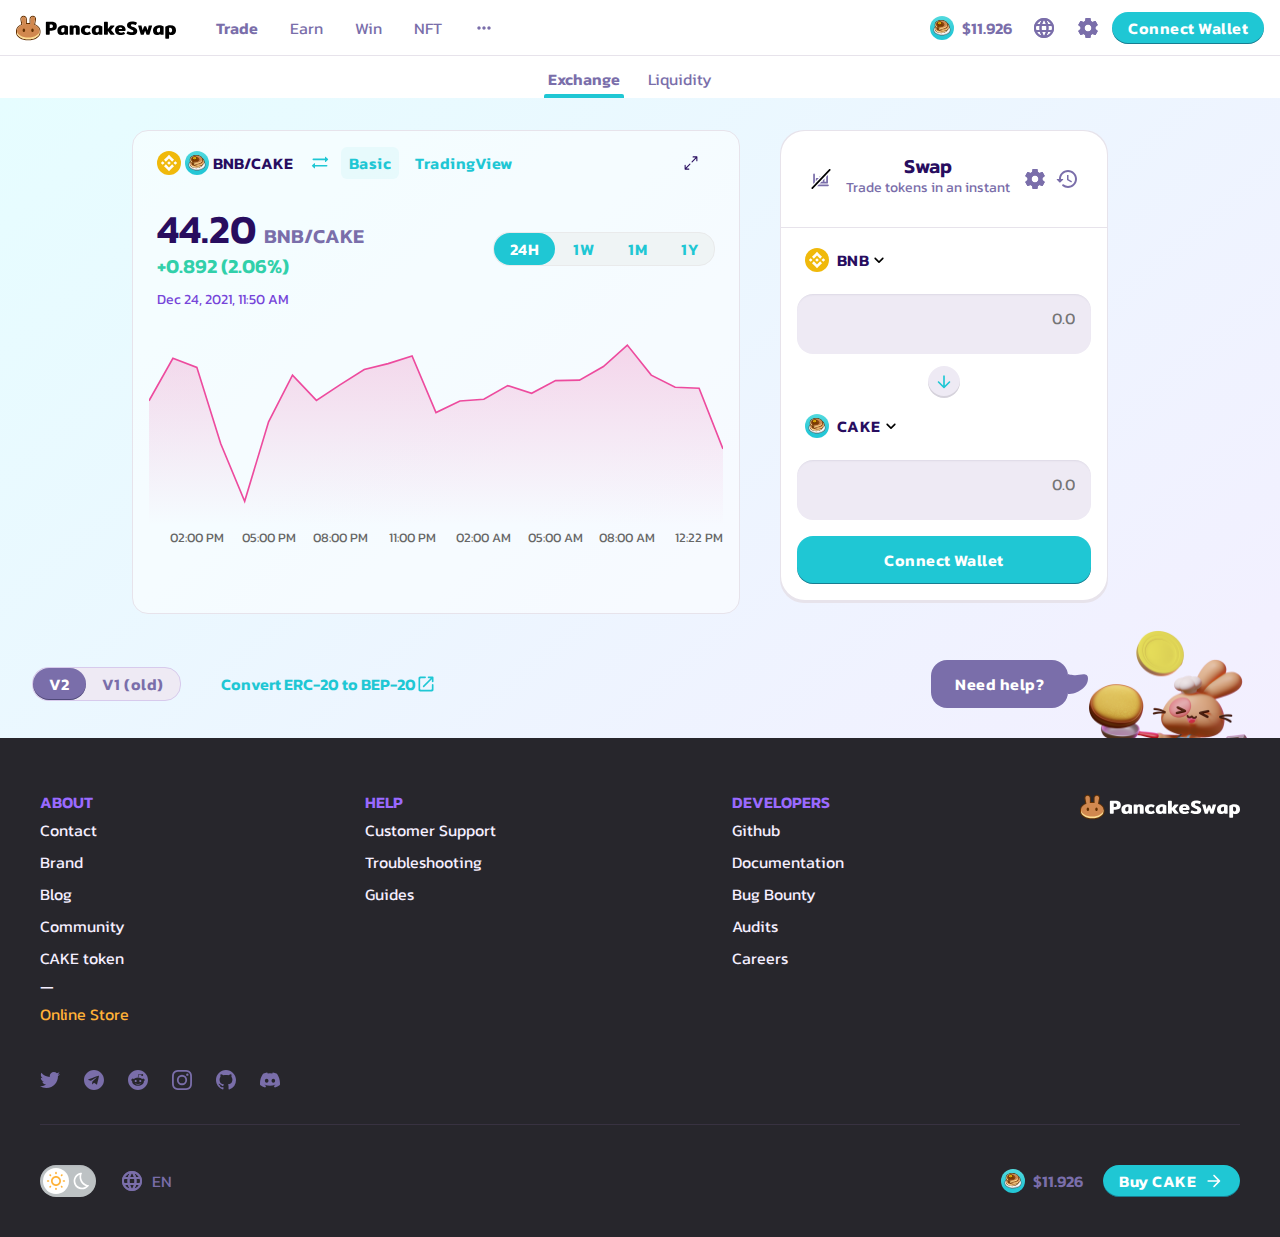
<file: trade-exchange.html>
<!DOCTYPE html>
<html lang="en">
  <head>
    <meta charset="UTF-8" />
    <meta http-equiv="X-UA-Compatible" content="IE=edge" />
    <meta name="viewport" content="width=device-width, initial-scale=1.0" />
    <title>Trade exchange</title>
    <link rel="stylesheet" href="css/reset-style.css" type="text/css" />
    <link rel="stylesheet" href="css/style-base-nav-footer.css" type="text/css" />
    <link rel="stylesheet" href="css/style-Trade-Exchange.css" type="text/css" />
    <link rel="stylesheet" href="assets/fonts/fonts.css" type="text/css" />
  </head>

  <body>
    <header>
      <!--NAVBAR-->
      <nav class="nav-position-show">
        <div class="header-left">
          <div>
            <a href="index.html" class="logo-container">
              <svg
                viewBox="0 0 160 26"
                class="desktop-logo"
                color="text"
                width="20px"
                xmlns="http://www.w3.org/2000/svg"
              >
                <path
                  d="M30.8524 19.7569C30.4803 19.7569 30.2173 19.6799 30.0633 19.5259C29.9221 19.372 29.8516 19.1282 29.8516 18.7946V7.65066C29.8516 7.31705 29.9285 7.07326 30.0825 6.91928C30.2365 6.75248 30.4931 6.66907 30.8524 6.66907H35.5679C37.3642 6.66907 38.6858 7.04759 39.5327 7.80463C40.3796 8.56167 40.803 9.69082 40.803 11.1921C40.803 12.6805 40.3796 13.8032 39.5327 14.5603C38.6987 15.3045 37.3771 15.6766 35.5679 15.6766H33.7394V18.7946C33.7394 19.1282 33.6624 19.372 33.5085 19.5259C33.3545 19.6799 33.0914 19.7569 32.7193 19.7569H30.8524ZM35.2599 12.8858C35.786 12.8858 36.1902 12.7446 36.4725 12.4624C36.7676 12.1801 36.9151 11.7566 36.9151 11.1921C36.9151 10.6147 36.7676 10.1848 36.4725 9.90253C36.1902 9.62025 35.786 9.47911 35.2599 9.47911H33.7394V12.8858H35.2599Z"
                  fill="#000000"
                ></path>
                <path
                  d="M45.3484 20.0456C44.1423 20.0456 43.1735 19.6607 42.4421 18.8908C41.7236 18.1081 41.3643 17.011 41.3643 15.5996C41.3643 14.5218 41.6081 13.5787 42.0957 12.7703C42.5961 11.9619 43.2954 11.3396 44.1936 10.9034C45.1046 10.4543 46.1503 10.2297 47.3308 10.2297C48.306 10.2297 49.1657 10.3388 49.9099 10.5569C50.6669 10.7622 51.3598 11.0638 51.9885 11.4615V19.1602C51.9885 19.404 51.9436 19.5644 51.8538 19.6414C51.764 19.7184 51.5844 19.7569 51.3149 19.7569H49.3517C49.2106 19.7569 49.1015 19.7376 49.0245 19.6992C48.9475 19.6478 48.8834 19.5708 48.8321 19.4682L48.5819 18.8908C48.2097 19.2886 47.7607 19.5773 47.2346 19.7569C46.7213 19.9494 46.0926 20.0456 45.3484 20.0456ZM46.7919 17.428C47.2923 17.428 47.6837 17.3061 47.966 17.0623C48.2482 16.8186 48.3894 16.4721 48.3894 16.023V13.0205C48.1456 12.905 47.8376 12.8473 47.4655 12.8473C46.7855 12.8473 46.2402 13.0847 45.8296 13.5594C45.4318 14.0342 45.2329 14.7014 45.2329 15.5611C45.2329 16.8057 45.7526 17.428 46.7919 17.428Z"
                  fill="#000000"
                ></path>
                <path
                  d="M54.667 19.7569C54.2949 19.7569 54.0319 19.6799 53.8779 19.5259C53.7239 19.372 53.6469 19.1282 53.6469 18.7946V11.1151C53.6469 10.8841 53.6854 10.7301 53.7624 10.6532C53.8522 10.5633 54.0318 10.5184 54.3013 10.5184H56.2837C56.4377 10.5184 56.5532 10.5441 56.6302 10.5954C56.72 10.6339 56.7713 10.7109 56.7841 10.8264L56.8804 11.4038C57.2397 11.0445 57.708 10.7622 58.2854 10.5569C58.8756 10.3388 59.53 10.2297 60.2486 10.2297C61.2879 10.2297 62.1283 10.5248 62.7699 11.1151C63.4115 11.6925 63.7322 12.5522 63.7322 13.6942V18.7946C63.7322 19.1282 63.6552 19.372 63.5013 19.5259C63.3601 19.6799 63.1035 19.7569 62.7314 19.7569H60.8645C60.4924 19.7569 60.2229 19.6799 60.0561 19.5259C59.9021 19.372 59.8251 19.1282 59.8251 18.7946V13.9444C59.8251 13.5594 59.7417 13.2836 59.5749 13.1167C59.4081 12.9499 59.1451 12.8665 58.7858 12.8665C58.4009 12.8665 58.0929 12.9692 57.862 13.1745C57.6438 13.3798 57.5348 13.6621 57.5348 14.0213V18.7946C57.5348 19.1282 57.4578 19.372 57.3038 19.5259C57.1627 19.6799 56.906 19.7569 56.5339 19.7569H54.667Z"
                  fill="#000000"
                ></path>
                <path
                  d="M70.5354 20.0456C68.739 20.0456 67.3532 19.6286 66.3781 18.7946C65.4029 17.9605 64.9153 16.748 64.9153 15.1569C64.9153 14.1817 65.1399 13.322 65.5889 12.5778C66.038 11.8336 66.686 11.2562 67.5329 10.8456C68.3926 10.435 69.4062 10.2297 70.5739 10.2297C71.4592 10.2297 72.2034 10.3131 72.8065 10.4799C73.4224 10.6467 73.9677 10.9034 74.4425 11.2498C74.5836 11.3396 74.6542 11.4551 74.6542 11.5963C74.6542 11.6989 74.6029 11.8336 74.5002 12.0004L73.7111 13.367C73.6213 13.5466 73.5122 13.6364 73.3839 13.6364C73.3069 13.6364 73.185 13.5851 73.0182 13.4824C72.6718 13.2643 72.3446 13.1039 72.0366 13.0013C71.7415 12.8986 71.3694 12.8473 70.9203 12.8473C70.2787 12.8473 69.7591 13.0526 69.3613 13.4632C68.9764 13.8738 68.7839 14.4384 68.7839 15.1569C68.7839 15.8883 68.9828 16.4529 69.3806 16.8506C69.7783 17.2356 70.3237 17.428 71.0165 17.428C71.4271 17.428 71.7992 17.3703 72.1329 17.2548C72.4665 17.1393 72.8065 16.9789 73.1529 16.7736C73.3326 16.671 73.4609 16.6197 73.5379 16.6197C73.6534 16.6197 73.756 16.7095 73.8458 16.8891L74.7119 18.3711C74.7761 18.4994 74.8082 18.6021 74.8082 18.6791C74.8082 18.7946 74.7312 18.9036 74.5772 19.0063C74.0383 19.3527 73.4481 19.6093 72.8065 19.7761C72.1778 19.9558 71.4207 20.0456 70.5354 20.0456Z"
                  fill="#000000"
                ></path>
                <path
                  d="M79.6881 20.0456C78.482 20.0456 77.5132 19.6607 76.7819 18.8908C76.0633 18.1081 75.704 17.011 75.704 15.5996C75.704 14.5218 75.9478 13.5787 76.4354 12.7703C76.9358 11.9619 77.6351 11.3396 78.5333 10.9034C79.4443 10.4543 80.4901 10.2297 81.6705 10.2297C82.6457 10.2297 83.5054 10.3388 84.2496 10.5569C85.0067 10.7622 85.6995 11.0638 86.3283 11.4615V19.1602C86.3283 19.404 86.2834 19.5644 86.1935 19.6414C86.1037 19.7184 85.9241 19.7569 85.6546 19.7569H83.6915C83.5503 19.7569 83.4412 19.7376 83.3643 19.6992C83.2873 19.6478 83.2231 19.5708 83.1718 19.4682L82.9216 18.8908C82.5495 19.2886 82.1004 19.5773 81.5743 19.7569C81.0611 19.9494 80.4323 20.0456 79.6881 20.0456ZM81.1316 17.428C81.632 17.428 82.0234 17.3061 82.3057 17.0623C82.588 16.8186 82.7291 16.4721 82.7291 16.023V13.0205C82.4853 12.905 82.1774 12.8473 81.8053 12.8473C81.1252 12.8473 80.5799 13.0847 80.1693 13.5594C79.7715 14.0342 79.5726 14.7014 79.5726 15.5611C79.5726 16.8057 80.0923 17.428 81.1316 17.428Z"
                  fill="#000000"
                ></path>
                <path
                  d="M98.4184 19.0255C98.5082 19.1282 98.5531 19.2436 98.5531 19.372C98.5531 19.4874 98.5146 19.5837 98.4377 19.6607C98.3607 19.7248 98.258 19.7569 98.1297 19.7569H95.1465C94.9668 19.7569 94.8321 19.7441 94.7423 19.7184C94.6653 19.6799 94.5819 19.6093 94.4921 19.5067L91.8745 15.946V18.7946C91.8745 19.1282 91.7975 19.372 91.6435 19.5259C91.4896 19.6799 91.2265 19.7569 90.8544 19.7569H88.9875C88.6154 19.7569 88.3523 19.6799 88.1984 19.5259C88.0572 19.372 87.9866 19.1282 87.9866 18.7946V7.65066C87.9866 7.31705 88.0636 7.07326 88.2176 6.91928C88.3716 6.75248 88.6282 6.66907 88.9875 6.66907H90.8544C91.2265 6.66907 91.4896 6.75248 91.6435 6.91928C91.7975 7.07326 91.8745 7.31705 91.8745 7.65066V14.0983L94.4151 10.7879C94.4921 10.6852 94.5755 10.6147 94.6653 10.5762C94.7551 10.5377 94.8898 10.5184 95.0695 10.5184H98.0527C98.181 10.5184 98.2773 10.5569 98.3414 10.6339C98.4184 10.6981 98.4569 10.7879 98.4569 10.9034C98.4569 11.0317 98.412 11.1472 98.3222 11.2498L95.031 15.0222L98.4184 19.0255Z"
                  fill="#000000"
                ></path>
                <path
                  d="M104.668 20.0456C103.59 20.0456 102.628 19.866 101.781 19.5067C100.947 19.1474 100.286 18.6085 99.7985 17.89C99.3109 17.1714 99.0671 16.2925 99.0671 15.2531C99.0671 13.6236 99.529 12.379 100.453 11.5193C101.377 10.6596 102.705 10.2297 104.437 10.2297C106.131 10.2297 107.414 10.6532 108.286 11.5C109.172 12.334 109.614 13.4953 109.614 14.9837C109.614 15.6252 109.332 15.946 108.767 15.946H102.724C102.724 16.4978 102.929 16.9212 103.34 17.2163C103.763 17.5114 104.398 17.659 105.245 17.659C105.771 17.659 106.208 17.6141 106.554 17.5243C106.913 17.4216 107.273 17.2741 107.632 17.0816C107.786 17.0174 107.889 16.9854 107.94 16.9854C108.055 16.9854 108.152 17.0623 108.229 17.2163L108.883 18.4481C108.947 18.5764 108.979 18.6727 108.979 18.7368C108.979 18.8523 108.902 18.9614 108.748 19.064C108.222 19.4105 107.626 19.6607 106.958 19.8146C106.291 19.9686 105.528 20.0456 104.668 20.0456ZM106.15 14.0406C106.15 13.553 106.009 13.1745 105.726 12.905C105.444 12.6356 105.021 12.5009 104.456 12.5009C103.892 12.5009 103.462 12.642 103.167 12.9243C102.872 13.1937 102.724 13.5658 102.724 14.0406H106.15Z"
                  fill="#000000"
                ></path>
                <path
                  d="M116.211 20.0456C115.133 20.0456 114.113 19.9365 113.151 19.7184C112.189 19.4874 111.412 19.1667 110.822 18.7561C110.604 18.6149 110.495 18.4674 110.495 18.3134C110.495 18.2107 110.533 18.1017 110.61 17.9862L111.553 16.4849C111.656 16.331 111.759 16.254 111.861 16.254C111.926 16.254 112.035 16.2989 112.189 16.3887C112.663 16.6582 113.202 16.8763 113.805 17.0431C114.408 17.2099 115.005 17.2933 115.595 17.2933C116.198 17.2933 116.641 17.2035 116.923 17.0238C117.218 16.8442 117.366 16.5555 117.366 16.1577C117.366 15.7728 117.206 15.4713 116.885 15.2531C116.577 15.035 115.993 14.7591 115.133 14.4255C113.837 13.9379 112.824 13.3926 112.092 12.7896C111.374 12.1737 111.015 11.3396 111.015 10.2875C111.015 9.01718 111.47 8.04843 112.381 7.38121C113.292 6.71398 114.505 6.38037 116.019 6.38037C117.071 6.38037 117.969 6.47661 118.713 6.66907C119.47 6.84871 120.112 7.131 120.638 7.51593C120.856 7.68274 120.965 7.83671 120.965 7.97786C120.965 8.06767 120.927 8.17032 120.85 8.2858L119.907 9.78705C119.791 9.94103 119.688 10.018 119.599 10.018C119.534 10.018 119.425 9.97311 119.271 9.88329C118.527 9.3957 117.642 9.15191 116.615 9.15191C116.064 9.15191 115.64 9.24173 115.345 9.42137C115.05 9.601 114.902 9.89612 114.902 10.3067C114.902 10.589 114.979 10.82 115.133 10.9996C115.287 11.1792 115.493 11.3396 115.749 11.4808C116.019 11.6091 116.429 11.7759 116.981 11.9812L117.347 12.1159C118.296 12.488 119.04 12.8473 119.579 13.1937C120.131 13.5273 120.548 13.9444 120.83 14.4448C121.113 14.9324 121.254 15.5483 121.254 16.2925C121.254 17.4344 120.824 18.3455 119.964 19.0255C119.117 19.7056 117.866 20.0456 116.211 20.0456Z"
                  fill="#000000"
                ></path>
                <path
                  d="M125.343 19.7569C125.151 19.7569 125.003 19.7248 124.9 19.6607C124.798 19.5965 124.721 19.4682 124.67 19.2757L122.187 10.9611C122.161 10.8841 122.148 10.8264 122.148 10.7879C122.148 10.6083 122.277 10.5184 122.533 10.5184H125.074C125.241 10.5184 125.362 10.5505 125.439 10.6147C125.516 10.666 125.568 10.7558 125.593 10.8841L126.633 15.2531L127.941 11.731C128.006 11.577 128.07 11.4744 128.134 11.423C128.211 11.3589 128.339 11.3268 128.519 11.3268H129.731C129.911 11.3268 130.033 11.3589 130.097 11.423C130.174 11.4744 130.245 11.577 130.309 11.731L131.598 15.2531L132.657 10.8841C132.695 10.7558 132.747 10.666 132.811 10.6147C132.875 10.5505 132.991 10.5184 133.157 10.5184H135.717C135.974 10.5184 136.102 10.6083 136.102 10.7879C136.102 10.8264 136.089 10.8841 136.064 10.9611L133.562 19.2757C133.51 19.4682 133.433 19.5965 133.331 19.6607C133.241 19.7248 133.1 19.7569 132.907 19.7569H131.021C130.841 19.7569 130.707 19.7248 130.617 19.6607C130.527 19.5837 130.45 19.4554 130.386 19.2757L129.116 15.7921L127.845 19.2757C127.794 19.4554 127.717 19.5837 127.614 19.6607C127.524 19.7248 127.39 19.7569 127.21 19.7569H125.343Z"
                  fill="#000000"
                ></path>
                <path
                  d="M140.981 20.0456C139.775 20.0456 138.806 19.6607 138.075 18.8908C137.356 18.1081 136.997 17.011 136.997 15.5996C136.997 14.5218 137.241 13.5787 137.728 12.7703C138.229 11.9619 138.928 11.3396 139.826 10.9034C140.737 10.4543 141.783 10.2297 142.963 10.2297C143.938 10.2297 144.798 10.3388 145.542 10.5569C146.299 10.7622 146.992 11.0638 147.621 11.4615V19.1602C147.621 19.404 147.576 19.5644 147.486 19.6414C147.396 19.7184 147.217 19.7569 146.947 19.7569H144.984C144.843 19.7569 144.734 19.7376 144.657 19.6992C144.58 19.6478 144.516 19.5708 144.465 19.4682L144.214 18.8908C143.842 19.2886 143.393 19.5773 142.867 19.7569C142.354 19.9494 141.725 20.0456 140.981 20.0456ZM142.424 17.428C142.925 17.428 143.316 17.3061 143.598 17.0623C143.881 16.8186 144.022 16.4721 144.022 16.023V13.0205C143.778 12.905 143.47 12.8473 143.098 12.8473C142.418 12.8473 141.873 13.0847 141.462 13.5594C141.064 14.0342 140.865 14.7014 140.865 15.5611C140.865 16.8057 141.385 17.428 142.424 17.428Z"
                  fill="#000000"
                ></path>
                <path
                  d="M150.28 23.6447C149.908 23.6447 149.645 23.5678 149.491 23.4138C149.35 23.2598 149.279 23.016 149.279 22.6824V11.654C149.857 11.2434 150.582 10.9034 151.454 10.6339C152.327 10.3645 153.238 10.2297 154.187 10.2297C158.062 10.2297 160 11.8721 160 15.1569C160 16.6453 159.589 17.8322 158.768 18.7176C157.947 19.6029 156.786 20.0456 155.284 20.0456C154.861 20.0456 154.45 19.9943 154.053 19.8916C153.668 19.789 153.347 19.6478 153.09 19.4682V22.6824C153.09 23.016 153.013 23.2598 152.859 23.4138C152.705 23.5678 152.442 23.6447 152.07 23.6447H150.28ZM154.457 17.4473C155.009 17.4473 155.419 17.242 155.689 16.8314C155.971 16.408 156.112 15.8434 156.112 15.1377C156.112 14.3036 155.945 13.7198 155.612 13.3862C155.291 13.0398 154.79 12.8665 154.11 12.8665C153.674 12.8665 153.328 12.9243 153.071 13.0398V16.1C153.071 16.5363 153.193 16.8699 153.437 17.1008C153.681 17.3318 154.021 17.4473 154.457 17.4473Z"
                  fill="#000000"
                ></path>
                <path
                  fill-rule="evenodd"
                  clip-rule="evenodd"
                  d="M4.38998 4.50033C4.01476 2.49106 5.55649 0.634766 7.60049 0.634766C9.40427 0.634766 10.8665 2.09701 10.8665 3.90078V7.92728C11.3177 7.89544 11.7761 7.87911 12.2404 7.87911C12.6865 7.87911 13.1272 7.89418 13.5612 7.9236V3.90078C13.5612 2.09701 15.0234 0.634766 16.8272 0.634766C18.8712 0.634766 20.4129 2.49106 20.0377 4.50033L19.1539 9.23326C22.1872 10.5576 24.4809 12.8577 24.4809 15.748V17.4966C24.4809 19.8734 22.9085 21.8634 20.7102 23.2068C18.4948 24.5606 15.4978 25.3654 12.2404 25.3654C8.98304 25.3654 5.98604 24.5606 3.77065 23.2068C1.57242 21.8634 0 19.8734 0 17.4966V15.748C0 12.873 2.2701 10.5817 5.27785 9.25477L4.38998 4.50033ZM18.0212 9.85508L19.0555 4.3169C19.3159 2.92236 18.2459 1.63399 16.8272 1.63399C15.5753 1.63399 14.5604 2.64886 14.5604 3.90078V9.02479C14.2324 8.98273 13.8991 8.9494 13.5612 8.92524C13.128 8.89426 12.6873 8.87833 12.2404 8.87833C11.7753 8.87833 11.3168 8.89559 10.8665 8.92912C10.5286 8.95429 10.1953 8.98862 9.86729 9.03169V3.90078C9.86729 2.64886 8.85241 1.63399 7.60049 1.63399C6.18184 1.63399 5.11179 2.92235 5.37222 4.3169L6.40988 9.87345C3.16599 11.0784 0.999219 13.2586 0.999219 15.748V17.4966C0.999219 21.2906 6.03208 24.3662 12.2404 24.3662C18.4488 24.3662 23.4817 21.2906 23.4817 17.4966V15.748C23.4817 13.2458 21.2927 11.0562 18.0212 9.85508Z"
                  fill="#633001"
                ></path>
                <path
                  d="M23.4815 17.4967C23.4815 21.2907 18.4486 24.3663 12.2402 24.3663C6.03189 24.3663 0.999023 21.2907 0.999023 17.4967V15.748H23.4815V17.4967Z"
                  fill="#FEDC90"
                ></path>
                <path
                  fill-rule="evenodd"
                  clip-rule="evenodd"
                  d="M5.37202 4.31671C5.1116 2.92216 6.18164 1.63379 7.6003 1.63379C8.85222 1.63379 9.8671 2.64867 9.8671 3.90059V9.0315C10.6321 8.93102 11.4261 8.87813 12.2402 8.87813C13.0356 8.87813 13.8116 8.9286 14.5602 9.02459V3.90059C14.5602 2.64867 15.5751 1.63379 16.827 1.63379C18.2457 1.63379 19.3157 2.92216 19.0553 4.31671L18.021 9.85488C21.2925 11.056 23.4815 13.2457 23.4815 15.7478C23.4815 19.5418 18.4486 22.6174 12.2402 22.6174C6.03189 22.6174 0.999023 19.5418 0.999023 15.7478C0.999023 13.2584 3.16579 11.0782 6.40968 9.87326L5.37202 4.31671Z"
                  fill="#D1884F"
                ></path>
                <path
                  class="left-eye"
                  d="M9.11817 15.2485C9.11817 16.2833 8.55896 17.1221 7.86914 17.1221C7.17932 17.1221 6.62012 16.2833 6.62012 15.2485C6.62012 14.2138 7.17932 13.375 7.86914 13.375C8.55896 13.375 9.11817 14.2138 9.11817 15.2485Z"
                  fill="#633001"
                ></path>
                <path
                  class="right-eye"
                  d="M17.7363 15.2485C17.7363 16.2833 17.1771 17.1221 16.4873 17.1221C15.7975 17.1221 15.2383 16.2833 15.2383 15.2485C15.2383 14.2138 15.7975 13.375 16.4873 13.375C17.1771 13.375 17.7363 14.2138 17.7363 15.2485Z"
                  fill="#633001"
                ></path>
              </svg>
              <svg
                viewBox="0 0 32 32"
                class="mobile-logo"
                color="text"
                width="20px"
                xmlns="http://www.w3.org/2000/svg"
              >
                <path
                  fill-rule="evenodd"
                  clip-rule="evenodd"
                  d="M5.84199 5.00181C5.35647 2.40193 7.35138 0 9.9962 0C12.3302 0 14.2222 1.89206 14.2222 4.22603V9.43607C14.806 9.39487 15.3992 9.37374 16 9.37374C16.5772 9.37374 17.1474 9.39324 17.709 9.43131V4.22603C17.709 1.89206 19.601 0 21.935 0C24.5798 0 26.5747 2.40193 26.0892 5.00181L24.9456 11.1259C28.8705 12.8395 31.8384 15.8157 31.8384 19.5556V21.8182C31.8384 24.8936 29.8038 27.4686 26.9594 29.2068C24.0928 30.9586 20.2149 32 16 32C11.7851 32 7.90719 30.9586 5.04062 29.2068C2.19624 27.4686 0.161621 24.8936 0.161621 21.8182V19.5556C0.161621 15.8355 3.09899 12.8708 6.99084 11.1538L5.84199 5.00181ZM23.48 11.9305L24.8183 4.76446C25.1552 2.96 23.7707 1.29293 21.935 1.29293C20.3151 1.29293 19.0019 2.60612 19.0019 4.22603V10.8562C18.5774 10.8018 18.1462 10.7586 17.709 10.7274C17.1484 10.6873 16.5782 10.6667 16 10.6667C15.3982 10.6667 14.8049 10.689 14.2222 10.7324C13.785 10.765 13.3537 10.8094 12.9293 10.8651V4.22603C12.9293 2.60612 11.6161 1.29293 9.9962 1.29293C8.16055 1.29293 6.77597 2.96 7.11295 4.76446L8.45562 11.9543C4.25822 13.5135 1.45455 16.3344 1.45455 19.5556V21.8182C1.45455 26.7274 7.96677 30.7071 16 30.7071C24.0332 30.7071 30.5455 26.7274 30.5455 21.8182V19.5556C30.5455 16.318 27.7131 13.4847 23.48 11.9305Z"
                  fill="#633001"
                ></path>
                <path
                  d="M30.5455 21.8183C30.5455 26.7275 24.0333 30.7072 16 30.7072C7.96681 30.7072 1.45459 26.7275 1.45459 21.8183V19.5557H30.5455V21.8183Z"
                  fill="#FEDC90"
                ></path>
                <path
                  fill-rule="evenodd"
                  clip-rule="evenodd"
                  d="M7.11298 4.7645C6.77601 2.96004 8.16058 1.29297 9.99624 1.29297C11.6161 1.29297 12.9293 2.60616 12.9293 4.22607V10.8652C13.9192 10.7351 14.9466 10.6667 16 10.6667C17.0291 10.6667 18.0333 10.732 19.0019 10.8562V4.22607C19.0019 2.60616 20.3151 1.29297 21.935 1.29297C23.7707 1.29297 25.1553 2.96004 24.8183 4.7645L23.4801 11.9306C27.7131 13.4847 30.5455 16.318 30.5455 19.5556C30.5455 24.4648 24.0333 28.4445 16 28.4445C7.96681 28.4445 1.45459 24.4648 1.45459 19.5556C1.45459 16.3345 4.25826 13.5135 8.45566 11.9543L7.11298 4.7645Z"
                  fill="#D1884F"
                ></path>
                <path
                  class="left-eye"
                  d="M11.9595 18.9091C11.9595 20.248 11.2359 21.3333 10.3433 21.3333C9.45075 21.3333 8.72717 20.248 8.72717 18.9091C8.72717 17.5702 9.45075 16.4849 10.3433 16.4849C11.2359 16.4849 11.9595 17.5702 11.9595 18.9091Z"
                  fill="#633001"
                ></path>
                <path
                  class="right-eye"
                  d="M23.1111 18.9091C23.1111 20.248 22.3875 21.3333 21.4949 21.3333C20.6024 21.3333 19.8788 20.248 19.8788 18.9091C19.8788 17.5702 20.6024 16.4849 21.4949 16.4849C22.3875 16.4849 23.1111 17.5702 23.1111 18.9091Z"
                  fill="#633001"
                ></path>
              </svg>
            </a>
          </div>

          <!--left side-->
          <div class="navlink-left">
            <div class="dropdown">
              <div class="dropbtn">
                <a href="trade-exchange.html" data-link='navlink'>Trade</a>
              </div>
              <div class="dropdown-content">
                <a data-link='navlink' href="trade-exchange.html">Exchange</a>
                <a data-link='navlink' href="trade-liquidity.html">Liquidity</a>
              </div>
            </div>

            <div class="dropdown">
              <div class="dropbtn">
                <a href="#" data-link='navlink'>Earn</a>
              </div>
              <div class="dropdown-content">
                <a data-link='navlink' href="#">Farms</a>
                <a data-link='navlink' href="#">Pools</a>
              </div>
            </div>

            <div class="dropdown">
              <div class="dropbtn">
                <a href="#" data-link='navlink'>Win</a>
              </div>
              <div class="dropdown-content">
                <a data-link='navlink' href="#">Perdiction (BETA)</a>
                <a data-link='navlink' href="#">Lottery</a>
              </div>
            </div>

            <div class="dropdown">
              <div class="dropbtn">
                <a href="#" data-link='navlink'>NFT</a>
              </div>
              <div class="dropdown-content">
                <a data-link='navlink' href="#">Overview</a>
                <a data-link='navlink' href="#">Collections</a>
              </div>
            </div>

            <div class="dropdown">
              <div class="dropbtn">
                <a href="#" data-link='navlink'>
                  <img class="dot-color" src="assets/icons/dotdotdot.svg" />
                </a>
              </div>
              <div class="dropdown-content">
                <a data-link='navlink' href="#">Info</a>
                <a data-link='navlink' href="#">IFO</a>
                <a data-link='navlink' href="#">Voting</a>
                <hr />
                <a data-link='navlink' href="#">Leaderboard</a>
                <hr />
                <a data-link='navlink' href="#">Blog<img src="assets/icons/link.svg" /></a>
                <a data-link='navlink' href="#">Docs<img src="assets/icons/link.svg" /></a>
              </div>
            </div>
          </div>
        </div>

        <!--right side-->
        <div class="header-right">
          <div class="pancakes-link">
            <a href="trade-exchange.html" target="_blanck">
              <img src="assets/icons/pancakes.svg" />$11.926</a>
          </div>

          <div class="language-container">
            <button class="icons-button no-style-button" type="button">
              <img src="assets/icons/language.svg" />
            </button>

            <div class="lang-selector">
              <button class="lang no-style-button" type="button">
                العربية
              </button>
              <button class="lang no-style-button" type="button">বাংলা</button>
              <button class="lang no-style-button" type="button">
                English
              </button>
              <button class="lang no-style-button" type="button">
                Deutsch
              </button>
              <button class="lang no-style-button" type="button">
                Ελληνικά
              </button>
              <button class="lang no-style-button" type="button">
                Español
              </button>
              <button class="lang no-style-button" type="button">
                Suomalainen
              </button>
              <button class="lang no-style-button" type="button">
                Filipino
              </button>
              <button class="lang no-style-button" type="button">हिंदी</button>
              <button class="lang no-style-button" type="button">Magyar</button>
              <button class="lang no-style-button" type="button">
                Bahasa Indonesia
              </button>
              <button class="lang no-style-button" type="button">
                Italiano
              </button>
              <button class="lang no-style-button" type="button">日本語</button>
              <button class="lang no-style-button" type="button">한국어</button>
              <button class="lang no-style-button" type="button">
                Nederlands
              </button>
              <button class="lang no-style-button" type="button">Polski</button>
              <button class="lang no-style-button" type="button">
                Português (Brazil)
              </button>
              <button class="lang no-style-button" type="button">
                Português
              </button>
              <button class="lang no-style-button" type="button">Română</button>
              <button class="lang no-style-button" type="button">
                Русский
              </button>
              <button class="lang no-style-button" type="button">தமிழ்</button>
              <button class="lang no-style-button" type="button">Türkçe</button>
              <button class="lang no-style-button" type="button">
                Українська
              </button>
              <button class="lang no-style-button" type="button">
                Tiếng Việt
              </button>
              <button class="lang no-style-button" type="button">
                简体中文
              </button>
              <button class="lang no-style-button" type="button">
                繁體中文
              </button>
            </div>
          </div>
          <button class="icons-button no-style-button setting" type="button">
            <img src="assets/icons/gear.svg" />
          </button>

          <button class="button-wallet" type="button">Connect Wallet</button>
        </div>
      </nav>

    </header>
    <!-- Switch Page -->
    <div class="switch-page">
      <div class="exchange-switch">
        <div class="exchange-switch-2 underBar">
          <a class="exchange-link" href="trade-exchange.html">Exchange</a>
        </div>
      </div>

      <div class="liquidity-switch">
        <div class="liquidity-switch-2">
          <a class="liquidity-link" href="trade-liquidity.html">Liquidity</a>
        </div>
      </div>
    </div>
     <!-- Main page -->
        
        <div class="middle-page-exchange">

          <!-- CARD EXCHANGE -->
          <div class="box-card-exchange">

            <div class="card-1-exchange">
              <div class="top-card-1-exchange">
                <div class="left-side-card-1">
                  <div class="icons-left-card-1">
                    <img src="assets/icons/bnb.svg" alt="bnb-icon" style="margin-right: 4px;">
                    <img alt="CAKE logo" src="assets/icons/pancakes.svg">
                  </div>

                  <p class="text-left-card-1">BNB/CAKE</p>

                  <button class="button-left-card-1">
                    <img src="assets/icons/doublearrow.svg" alt="double-arrow">
                  </button>

                  <div class="button-text-card-1">
                    <button class="button-text-1">Basic</button>
                    <button class="button-text-2">TradingView</button>
                  </div>
                </div>

                  <button class="button-zoom">
                    <img src="assets/icons/zoomarrow.svg" alt="zoom.icon" fill="rgb(40, 13, 95)">
                  </button>
              </div>

              <div class="middle-card-1-exchange">

                <div class="left-side-card-middle">
                  <div class="text-box-mid">
                    <div class="mid-text-1">44.20</div>
                    <div class="mid-text-2">BNB/CAKE</div>
                    <div class="mid-text-3">+0.892 (2.06%)</div>
                  </div>
                  <div class="mid-text-4">Dec 24, 2021, 11:50 AM</div>
                </div>

                  <div class="box-right-card-middle">
                    <button class="button-middle-right-1">24H</button>
                    <button class="button-middle-right-1 middle-right-2">1W</button>
                    <button class="button-middle-right-1 middle-right-2">1M</button>
                    <button class="button-middle-right-1 middle-right-2">1Y</button>
                  </div>
              </div>

              <div class="bottom-card-1-exchange">
                <div class="bottom-card-1-exchange-box">
                  <div class="box-graphic">
                    <svg viewBox="0 0 698 278" version="1.1"><defs><clipPath id="recharts170-clip"><rect x="0" y="5" ></rect></clipPath></defs><defs><linearGradient id="gradient" x1="0" y1="0" x2="0" y2="1"><stop offset="5%" stop-color="#ED4B9E" stop-opacity="0.34"></stop><stop offset="100%" stop-color="#ED4B9E" stop-opacity="0"></stop></linearGradient></defs><g class="recharts-layer recharts-cartesian-axis recharts-xAxis xAxis"><g class="recharts-cartesian-axis-ticks"><g class="recharts-layer recharts-cartesian-axis-tick"><text orientation="bottom"  type="category" x="58.166666666666664" y="251" stroke="none" fill="#666" class="recharts-text recharts-cartesian-axis-tick-value" text-anchor="middle"><tspan x="58.166666666666664" dy="0.71em">02:00 PM</tspan></text></g><g class="recharts-layer recharts-cartesian-axis-tick"><text orientation="bottom"  type="category" x="145.41666666666666" y="251" stroke="none" fill="#666" class="recharts-text recharts-cartesian-axis-tick-value" text-anchor="middle"><tspan x="145.41666666666666" dy="0.71em">05:00 PM</tspan></text></g><g class="recharts-layer recharts-cartesian-axis-tick"><text orientation="bottom"  type="category" x="232.66666666666666" y="251" stroke="none" fill="#666" class="recharts-text recharts-cartesian-axis-tick-value" text-anchor="middle"><tspan x="232.66666666666666" dy="0.71em">08:00 PM</tspan></text></g><g class="recharts-layer recharts-cartesian-axis-tick"><text orientation="bottom"  type="category" x="319.91666666666663" y="251" stroke="none" fill="#666" class="recharts-text recharts-cartesian-axis-tick-value" text-anchor="middle"><tspan x="319.91666666666663" dy="0.71em">11:00 PM</tspan></text></g><g class="recharts-layer recharts-cartesian-axis-tick"><text orientation="bottom" type="category" x="407.16666666666663" y="251" stroke="none" fill="#666" class="recharts-text recharts-cartesian-axis-tick-value" text-anchor="middle"><tspan x="407.16666666666663" dy="0.71em">02:00 AM</tspan></text></g><g class="recharts-layer recharts-cartesian-axis-tick"><text orientation="bottom" type="category" x="494.41666666666663" y="251" stroke="none" fill="#666" class="recharts-text recharts-cartesian-axis-tick-value" text-anchor="middle"><tspan x="494.41666666666663" dy="0.71em">05:00 AM</tspan></text></g><g class="recharts-layer recharts-cartesian-axis-tick"><text orientation="bottom"  type="category" x="581.6666666666666" y="251" stroke="none" fill="#666" class="recharts-text recharts-cartesian-axis-tick-value" text-anchor="middle"><tspan x="581.6666666666666" dy="0.71em">08:00 AM</tspan></text></g><g class="recharts-layer recharts-cartesian-axis-tick"><text orientation="bottom" width="698" height="30" type="category" x="669.1812496185303" y="251" stroke="none" fill="#666" class="recharts-text recharts-cartesian-axis-tick-value" text-anchor="middle"><tspan x="669.1812496185303" dy="0.71em">12:22 PM</tspan></text></g></g></g><g class="recharts-layer recharts-area"><g class="recharts-layer"><path fill="url(#gradient)" stroke-width="2" fill-opacity="0.6" points="[object Object],[object Object],[object Object],[object Object],[object Object],[object Object],[object Object],[object Object],[object Object],[object Object],[object Object],[object Object],[object Object],[object Object],[object Object],[object Object],[object Object],[object Object],[object Object],[object Object],[object Object],[object Object],[object Object],[object Object],[object Object]" width="698" height="238" type="linear" stroke="none" class="recharts-curve recharts-area-area" d="M0,90.88983678532489L29.083333333333332,39.234987681574154L58.166666666666664,50.30367739252114L87.25,143.27553670104328L116.33333333333333,213.13398280108254L145.41666666666666,116.50061726875902L174.5,59.73976309794622L203.58333333333331,90.49361285222164L232.66666666666666,71.34029274899214L261.75,52.861927865097385L290.8333333333333,45.77941196489908L319.91666666666663,36.517988541417424L349,105.22771749552368L378.0833333333333,91.17163588812195L407.16666666666663,89.01491070676667L436.25,72.49182677036805L465.3333333333333,81.79585622285609L494.41666666666663,66.38029152705292L523.5,65.79802141004504L552.5833333333333,49.236915266707086L581.6666666666666,23.207462203790897L610.75,59.72195869471108L639.8333333333333,74.4504682859145L668.9166666666666,75.72395346449349L698,149.38034806393662L698,243L668.9166666666666,243L639.8333333333333,243L610.75,243L581.6666666666666,243L552.5833333333333,243L523.5,243L494.41666666666663,243L465.3333333333333,243L436.25,243L407.16666666666663,243L378.0833333333333,243L349,243L319.91666666666663,243L290.8333333333333,243L261.75,243L232.66666666666666,243L203.58333333333331,243L174.5,243L145.41666666666666,243L116.33333333333333,243L87.25,243L58.166666666666664,243L29.083333333333332,243L0,243Z"></path><path type="linear" stroke="#ED4B9E " fill="none" stroke-width="2" fill-opacity="0.6" points="[object Object],[object Object],[object Object],[object Object],[object Object],[object Object],[object Object],[object Object],[object Object],[object Object],[object Object],[object Object],[object Object],[object Object],[object Object],[object Object],[object Object],[object Object],[object Object],[object Object],[object Object],[object Object],[object Object],[object Object],[object Object]" width="698" height="238" class="recharts-curve recharts-area-curve" d="M0,90.88983678532489L29.083333333333332,39.234987681574154L58.166666666666664,50.30367739252114L87.25,143.27553670104328L116.33333333333333,213.13398280108254L145.41666666666666,116.50061726875902L174.5,59.73976309794622L203.58333333333331,90.49361285222164L232.66666666666666,71.34029274899214L261.75,52.861927865097385L290.8333333333333,45.77941196489908L319.91666666666663,36.517988541417424L349,105.22771749552368L378.0833333333333,91.17163588812195L407.16666666666663,89.01491070676667L436.25,72.49182677036805L465.3333333333333,81.79585622285609L494.41666666666663,66.38029152705292L523.5,65.79802141004504L552.5833333333333,49.236915266707086L581.6666666666666,23.207462203790897L610.75,59.72195869471108L639.8333333333333,74.4504682859145L668.9166666666666,75.72395346449349L698,149.38034806393662"></path></g></g></svg>
                  </div>
                </div>
              </div>
            </div>
              
            <!-- SECOND CARD EXCHANGE -->
              <div class="card-2-exchange-box">
                <div class="card-2-exchange-box-2">
                  <div class="card-2-exchange-box-3">
                    <div class="card-2-exchange-box-4">
                      
                      <div class="top-card-2">
                        <div class="box-top-card-2">
                          <button class="button-left-card-2 button-zoom">
                            <img src="assets/icons/zoomgraphic.svg" alt="icon-zoom-graphic">
                          </button>

                          <div class="top-card-text">
                            <h2>Swap</h2>
                            <div class="top-card-text-2">
                              <div class="top-card-text-3">Trade tokens in an instant</div>
                            </div>
                          </div>

                          <div class="card-2-icons-right">
                            <span class="card-2-icons-right-2">
                              <div class="card-2-icons-right-3">
                                <button class="button-zoom card-2-button-right">
                                  <img src="assets/icons/gear.svg" alt="gear-icon">
                                </button>
                              </div>
                            </span>

                            <button class="button-zoom card-2-button-right">
                              <img src="assets/icons/transactionsicon.svg" alt="icons-reset-transactions">
                            </button>
                          </div>
                        </div>
                      </div>

                      <div class="mid-card-2">
                        <div class="tokens-trade">
                            <div class="tokens-trade-crypto">
                              <button class="tokens-trade-button">
                                <div class="tokens-trade-crypto-select">
                                  <img src="assets/icons/bnb.svg" alt="bnb-icon" style="margin-right: 8px;">
                                  <div class="text-left-card-1">BNB</div>
                                  <img src="assets/icons/droparrow.svg" alt="dropdown-crypto-icon">
                                </div>
                              </button>
                            </div>

                              <div class="tokens-trade-input">
                                <div class="tokens-trade-input-3">
                                  <div class="tokens-trade-input-4">
                                    <input class="tokens-trade-input-5" inputmode="decimal" title="Token Amount" autocomplete="off" autocorrect="off" type="text" pattern="^[0-9]*[.,]?[0-9]*$" placeholder="0.0" minlength="1" maxlength="79" spellcheck="false">
                                  </div>
                                </div>
                                <div class="tokens-trade-space"></div>
                              </div>

                            <div class="change-crypto-box">
                              <button class="change-crypto-button">
                                <img src="assets/icons/changecrypto.svg" alt="change-crypto-button" class="icon-crypto-down">
                                <img src="assets/icons/changecrypto2.svg" alt="change-crypto-icon-2" class="icon-crypto-up-down">
                              </button>
                            </div>

                            <div class="tokens-trade-crypto">
                              <button class="tokens-trade-button">
                                <div class="tokens-trade-crypto-select">
                                  <img src="assets/icons/pancakes.svg" alt="pancakes-icon" style="margin-right: 8px;">
                                  <div class="text-left-card-1">CAKE</div>
                                  <img src="assets/icons/droparrow.svg" alt="dropdown-crypto-icon">
                                </div>
                              </button>
                            </div>

                              <div class="tokens-trade-input">
                                <div class="tokens-trade-input-3">
                                  <div class="tokens-trade-input-4">
                                    <input class="tokens-trade-input-5" inputmode="decimal" title="Token Amount" autocomplete="off" autocorrect="off" type="text" pattern="^[0-9]*[.,]?[0-9]*$" placeholder="0.0" minlength="1" maxlength="79" spellcheck="false">
                                  </div>
                                </div>
                                <div class="tokens-trade-space"></div>
                              </div>
                        </div>

                        <div class="connect-wallet">
                          <button>Connect Wallet</button>
                        </div>


                      </div>

                    </div>
                  </div>
                </div>
              </div>

          </div>

          <div class="main-bottom">
            <div class="main-bottom-box">
              
              <div class="main-bottom-left">
                <div class="bottom-left-button">
                  <button class="switch-v1">V2</button>
                  <a class="switch-old" href="">V1 (old)</a>
                </div>

                <a class="link-convert" href="">
                  Convert ERC-20 to BEP-20
                  <img src="assets/icons/linkconvert.svg" alt="convert-link-icon">
                </a>

              </div>

              <div class="main-bottom-right">
                <div class="need-help">
                  <a href="">Need help?</a>
                  <svg viewBox="0 0 16 16" color="text" width="20px" xmlns="http://www.w3.org/2000/svg"><path d="M0 16V0C0 0 3 1 6 1C9 1 16 -2 16 3.5C16 10.5 7.5 16 0 16Z"></path></svg>
                </div>

                <div class="img-bottom-right">
                  <img src="assets/img/help.png" alt="need-help-svg">
                </div>
              
              </div>
            
            </div>
          </div>
        </div>
    <!--footer-->

    <footer>
      <div class="f-wrapper">
        <div class="f-row1">
          <ul class="f-link">
            <li class="li-title">ABOUT</li>
            <li><a class="f-link-a" href="#">Contact</a></li>
            <li><a class="f-link-a" href="#">Brand</a></li>
            <li><a class="f-link-a" href="#">Blog</a></li>
            <li><a class="f-link-a" href="#">Community</a></li>
            <li><a class="f-link-a" href="#">CAKE token</a></li>
            <li><span>—</span></li>
            <li><a class="special-a" href="#">Online Store</a></li>
          </ul>

          <div class="f-container">
            <ul class="f-link">
              <li class="li-title">HELP</li>
              <li><a class="f-link-a" href="#">Customer Support</a></li>
              <li><a class="f-link-a" href="#">Troubleshooting</a></li>
              <li><a class="f-link-a" href="#">Guides</a></li>
            </ul>
          </div>

          <div class="f-container">
            <ul class="f-link">
              <li class="li-title">DEVELOPERS</li>
              <li><a class="f-link-a" href="#">Github</a></li>
              <li><a class="f-link-a" href="#">Documentation</a></li>
              <li><a class="f-link-a" href="#">Bug Bounty</a></li>
              <li><a class="f-link-a" href="#">Audits</a></li>
              <li><a class="f-link-a" href="#">Careers</a></li>
            </ul>
          </div>

          <div class="f-logo">
            <img src="assets/icons/logo-footer.svg" alt="logo footer">
          </div>
        </div>

        <div class="f-row2">
          <a href="#"><img src="assets/icons/twitter.svg" /></a>
          <div>
            <a href="#"><img src="assets/icons/telegram.svg" /></a>
          </div>
          <a href="#"><img src="assets/icons/reddit.svg" /></a>
          <a href="#"><img src="assets/icons/instagram.svg" /></a>
          <a href="#"><img src="assets/icons/github.svg" /></a>
          <a href="#"><img src="assets/icons/discord.svg" /></a>
        </div>

        <div class="f-row3">
          <div>
            <!-- switcher night version -->
            <div class="switcher"><!-- js change class (switcher-dark-on) in darkmode -->
                <input type="checkbox" class="switcher-input">
                <div class="switcher-sun-container active-border"><!-- js change class (sun-container-dark) in darkmode -->
                  <div class="switcher-sun-wrap">
                    <!--change svg with moon_dark_mode.svg-->
                    <svg viewBox="0 0 24 24" width="20px"
                      xmlns="http://www.w3.org/2000/svg" class="sun-icon">
                      <path
                        d="M5.66 4.2L6.05 4.59C6.44 4.97 6.44 5.61 6.05 5.99L6.04 6C5.65 6.39 5.03 6.39 4.64 6L4.25 5.61C3.86 5.23 3.86 4.6 4.25 4.21L4.26 4.2C4.64 3.82 5.27 3.81 5.66 4.2Z">
                      </path>
                      <path
                        d="M1.99 10.95H3.01C3.56 10.95 4 11.39 4 11.95V11.96C4 12.51 3.56 12.95 3 12.94H1.99C1.44 12.94 1 12.5 1 11.95V11.94C1 11.39 1.44 10.95 1.99 10.95Z">
                      </path>
                      <path
                        d="M12 1H12.01C12.56 1 13 1.44 13 1.99V2.96C13 3.51 12.56 3.95 12 3.94H11.99C11.44 3.94 11 3.5 11 2.95V1.99C11 1.44 11.44 1 12 1Z">
                      </path>
                      <path
                        d="M18.34 4.2C18.73 3.82 19.36 3.82 19.75 4.21C20.14 4.6 20.14 5.22 19.75 5.61L19.36 6C18.98 6.39 18.35 6.39 17.96 6L17.95 5.99C17.56 5.61 17.56 4.98 17.95 4.59L18.34 4.2Z">
                      </path>
                      <path
                        d="M18.33 19.7L17.94 19.31C17.55 18.92 17.55 18.3 17.95 17.9C18.33 17.52 18.96 17.51 19.35 17.9L19.74 18.29C20.13 18.68 20.13 19.31 19.74 19.7C19.35 20.09 18.72 20.09 18.33 19.7Z">
                      </path>
                      <path
                        d="M20 11.95V11.94C20 11.39 20.44 10.95 20.99 10.95H22C22.55 10.95 22.99 11.39 22.99 11.94V11.95C22.99 12.5 22.55 12.94 22 12.94H20.99C20.44 12.94 20 12.5 20 11.95Z">
                      </path>
                      <path fill-rule="evenodd" clip-rule="evenodd"
                        d="M6 11.95C6 8.64 8.69 5.95 12 5.95C15.31 5.95 18 8.64 18 11.95C18 15.26 15.31 17.95 12 17.95C8.69 17.95 6 15.26 6 11.95ZM12 16C14.2091 16 16 14.2091 16 12C16 9.79086 14.2091 8 12 8C9.79086 8 8 9.79086 8 12C8 14.2091 9.79086 16 12 16Z">
                      </path>
                      <path
                        d="M12 22.9H11.99C11.44 22.9 11 22.46 11 21.91V20.95C11 20.4 11.44 19.96 11.99 19.96H12C12.55 19.96 12.99 20.4 12.99 20.95V21.91C12.99 22.46 12.55 22.9 12 22.9Z">
                      </path>
                      <path
                        d="M5.66 19.69C5.27 20.08 4.64 20.08 4.25 19.69C3.86 19.3 3.86 18.68 4.24 18.28L4.63 17.89C5.02 17.5 5.65 17.5 6.04 17.89L6.05 17.9C6.43 18.28 6.44 18.91 6.05 19.3L5.66 19.69Z">
                      </path>
                    </svg>
                  </div>
                </div>

                <div class="switcher-dark">
                  <!-- js change class (dark-icons-on) in darkmode -->
                  <svg viewBox="0 0 24 24" width="20px" xmlns="http://www.w3.org/2000/svg" class="dark-icons">
                    <path
                      d="M5.66 4.2L6.05 4.59C6.44 4.97 6.44 5.61 6.05 5.99L6.04 6C5.65 6.39 5.03 6.39 4.64 6L4.25 5.61C3.86 5.23 3.86 4.6 4.25 4.21L4.26 4.2C4.64 3.82 5.27 3.81 5.66 4.2Z">
                    </path>
                    <path
                      d="M1.99 10.95H3.01C3.56 10.95 4 11.39 4 11.95V11.96C4 12.51 3.56 12.95 3 12.94H1.99C1.44 12.94 1 12.5 1 11.95V11.94C1 11.39 1.44 10.95 1.99 10.95Z">
                    </path>
                    <path
                      d="M12 1H12.01C12.56 1 13 1.44 13 1.99V2.96C13 3.51 12.56 3.95 12 3.94H11.99C11.44 3.94 11 3.5 11 2.95V1.99C11 1.44 11.44 1 12 1Z">
                    </path>
                    <path
                      d="M18.34 4.2C18.73 3.82 19.36 3.82 19.75 4.21C20.14 4.6 20.14 5.22 19.75 5.61L19.36 6C18.98 6.39 18.35 6.39 17.96 6L17.95 5.99C17.56 5.61 17.56 4.98 17.95 4.59L18.34 4.2Z">
                    </path>
                    <path
                      d="M18.33 19.7L17.94 19.31C17.55 18.92 17.55 18.3 17.95 17.9C18.33 17.52 18.96 17.51 19.35 17.9L19.74 18.29C20.13 18.68 20.13 19.31 19.74 19.7C19.35 20.09 18.72 20.09 18.33 19.7Z">
                    </path>
                    <path
                      d="M20 11.95V11.94C20 11.39 20.44 10.95 20.99 10.95H22C22.55 10.95 22.99 11.39 22.99 11.94V11.95C22.99 12.5 22.55 12.94 22 12.94H20.99C20.44 12.94 20 12.5 20 11.95Z">
                    </path>
                    <path fill-rule="evenodd" clip-rule="evenodd"
                      d="M6 11.95C6 8.64 8.69 5.95 12 5.95C15.31 5.95 18 8.64 18 11.95C18 15.26 15.31 17.95 12 17.95C8.69 17.95 6 15.26 6 11.95ZM12 16C14.2091 16 16 14.2091 16 12C16 9.79086 14.2091 8 12 8C9.79086 8 8 9.79086 8 12C8 14.2091 9.79086 16 12 16Z">
                    </path>
                    <path
                      d="M12 22.9H11.99C11.44 22.9 11 22.46 11 21.91V20.95C11 20.4 11.44 19.96 11.99 19.96H12C12.55 19.96 12.99 20.4 12.99 20.95V21.91C12.99 22.46 12.55 22.9 12 22.9Z">
                    </path>
                    <path
                      d="M5.66 19.69C5.27 20.08 4.64 20.08 4.25 19.69C3.86 19.3 3.86 18.68 4.24 18.28L4.63 17.89C5.02 17.5 5.65 17.5 6.04 17.89L6.05 17.9C6.43 18.28 6.44 18.91 6.05 19.3L5.66 19.69Z">
                    </path>
                  </svg>
                  <!-- js change class (dark-icons-on) in darkmode -->
                  <svg viewBox="0 0 24 24" width="20px" xmlns="http://www.w3.org/2000/svg"
                    class="dark-icons">
                    <path fill-rule="evenodd" clip-rule="evenodd"
                      d="M4.1534 13.6089L4.15362 13.61C4.77322 16.8113 7.42207 19.3677 10.647 19.8853L10.6502 19.8858C13.0412 20.2736 15.2625 19.6103 16.9422 18.2833C11.3549 16.2878 7.9748 10.3524 9.26266 4.48816C5.69846 5.77194 3.35817 9.51245 4.1534 13.6089ZM10.0083 2.21054C4.76622 3.2533 1.09895 8.36947 2.19006 13.9901C2.97006 18.0201 6.28006 21.2101 10.3301 21.8601C13.8512 22.4311 17.0955 21.1608 19.2662 18.8587C19.2765 18.8478 19.2866 18.837 19.2968 18.8261C19.4385 18.6745 19.5757 18.5184 19.7079 18.3581C19.7105 18.355 19.713 18.3519 19.7156 18.3487C19.8853 18.1426 20.0469 17.9295 20.2001 17.7101C20.4101 17.4001 20.2401 16.9601 19.8701 16.9201C19.5114 16.8796 19.1602 16.8209 18.817 16.7452C18.7964 16.7406 18.7758 16.736 18.7552 16.7313C18.6676 16.7114 18.5804 16.6903 18.4938 16.6681C18.4919 16.6676 18.4901 16.6672 18.4882 16.6667C13.0234 15.2647 9.72516 9.48006 11.4542 4.03417C11.4549 4.03214 11.4555 4.03012 11.4562 4.0281C11.4875 3.92954 11.5205 3.83109 11.5552 3.73278C11.5565 3.72911 11.5578 3.72543 11.5591 3.72175C11.6768 3.38921 11.8136 3.05829 11.9701 2.73005C12.1301 2.39005 11.8501 2.01005 11.4701 2.03005C11.1954 2.04379 10.924 2.06848 10.6561 2.10368C10.6517 2.10427 10.6472 2.10486 10.6428 2.10545C10.4413 2.13221 10.2418 2.16492 10.0446 2.2034C10.0325 2.20576 10.0204 2.20814 10.0083 2.21054Z">
                    </path>
                  </svg>
                </div>
              </div>

            <div class="language-container">
              <button name="lang-selector" class="icons-button no-style-button" type="button">
                <img src="assets/icons/language.svg" />
                <p class="lang-sel-typo">EN</p>
              </button>

              <div class="lang-selector">
                <button name="lang" class="lang no-style-button" type="button">
                  العربية
                </button>
                <button name="lang" class="lang no-style-button" type="button">বাংলা</button>
                <button name="lang" class="lang no-style-button" type="button" data-lang-initials="en">
                  English
                </button>
                <button name="lang" class="lang no-style-button" type="button">
                  Deutsch
                </button>
                <button name="lang" class="lang no-style-button" type="button">
                  Ελληνικά
                </button>
                <button name="lang" class="lang no-style-button" type="button" data-lang-initials="es">
                  Español
                </button>
                <button name="lang" class="lang no-style-button" type="button">
                  Suomalainen
                </button>
                <button name="lang" class="lang no-style-button" type="button">
                  Filipino
                </button>
                <button name="lang" class="lang no-style-button" type="button">हिंदी</button>
                <button name="lang" class="lang no-style-button" type="button">Magyar</button>
                <button name="lang" class="lang no-style-button" type="button">
                  Bahasa Indonesia
                </button>
                <button name="lang" class="lang no-style-button" type="button" data-lang-initials="it">
                  Italiano
                </button>
                <button name="lang" class="lang no-style-button" type="button">日本語</button>
                <button name="lang" class="lang no-style-button" type="button">한국어</button>
                <button name="lang" class="lang no-style-button" type="button">
                  Nederlands
                </button>
                <button name="lang" class="lang no-style-button" type="button">Polski</button>
                <button name="lang" class="lang no-style-button" type="button">
                  Português (Brazil)
                </button>
                <button name="lang" class="lang no-style-button" type="button">
                  Português
                </button>
                <button name="lang" class="lang no-style-button" type="button">Română</button>
                <button name="lang" class="lang no-style-button" type="button">
                  Русский
                </button>
                <button name="lang" class="lang no-style-button" type="button">தமிழ்</button>
                <button name="lang" class="lang no-style-button" type="button">Türkçe</button>
                <button name="lang" class="lang no-style-button" type="button">
                  Українська
                </button>
                <button name="lang" class="lang no-style-button" type="button">
                  Tiếng Việt
                </button>
                <button name="lang" class="lang no-style-button" type="button">
                  简体中文
                </button>
                <button name="lang" class="lang no-style-button" type="button">
                  繁體中文
                </button>
              </div>
            </div>
          </div>

          <div>
            <div class="pancakes-link">
              <a href="#" target="_blanck"><img src="assets/icons/pancakes.svg" />$11.926</a>
                <!--link to trade-->
            </div>

            <button class="button-wallet" type="button">Buy CAKE<img src="assets/icons/row.svg" /></button>
          </div>
        </div>

      </div>
    </footer>
    <script type="text/javascript" src="js/base.js"></script>
  </body>
</html>
</file>
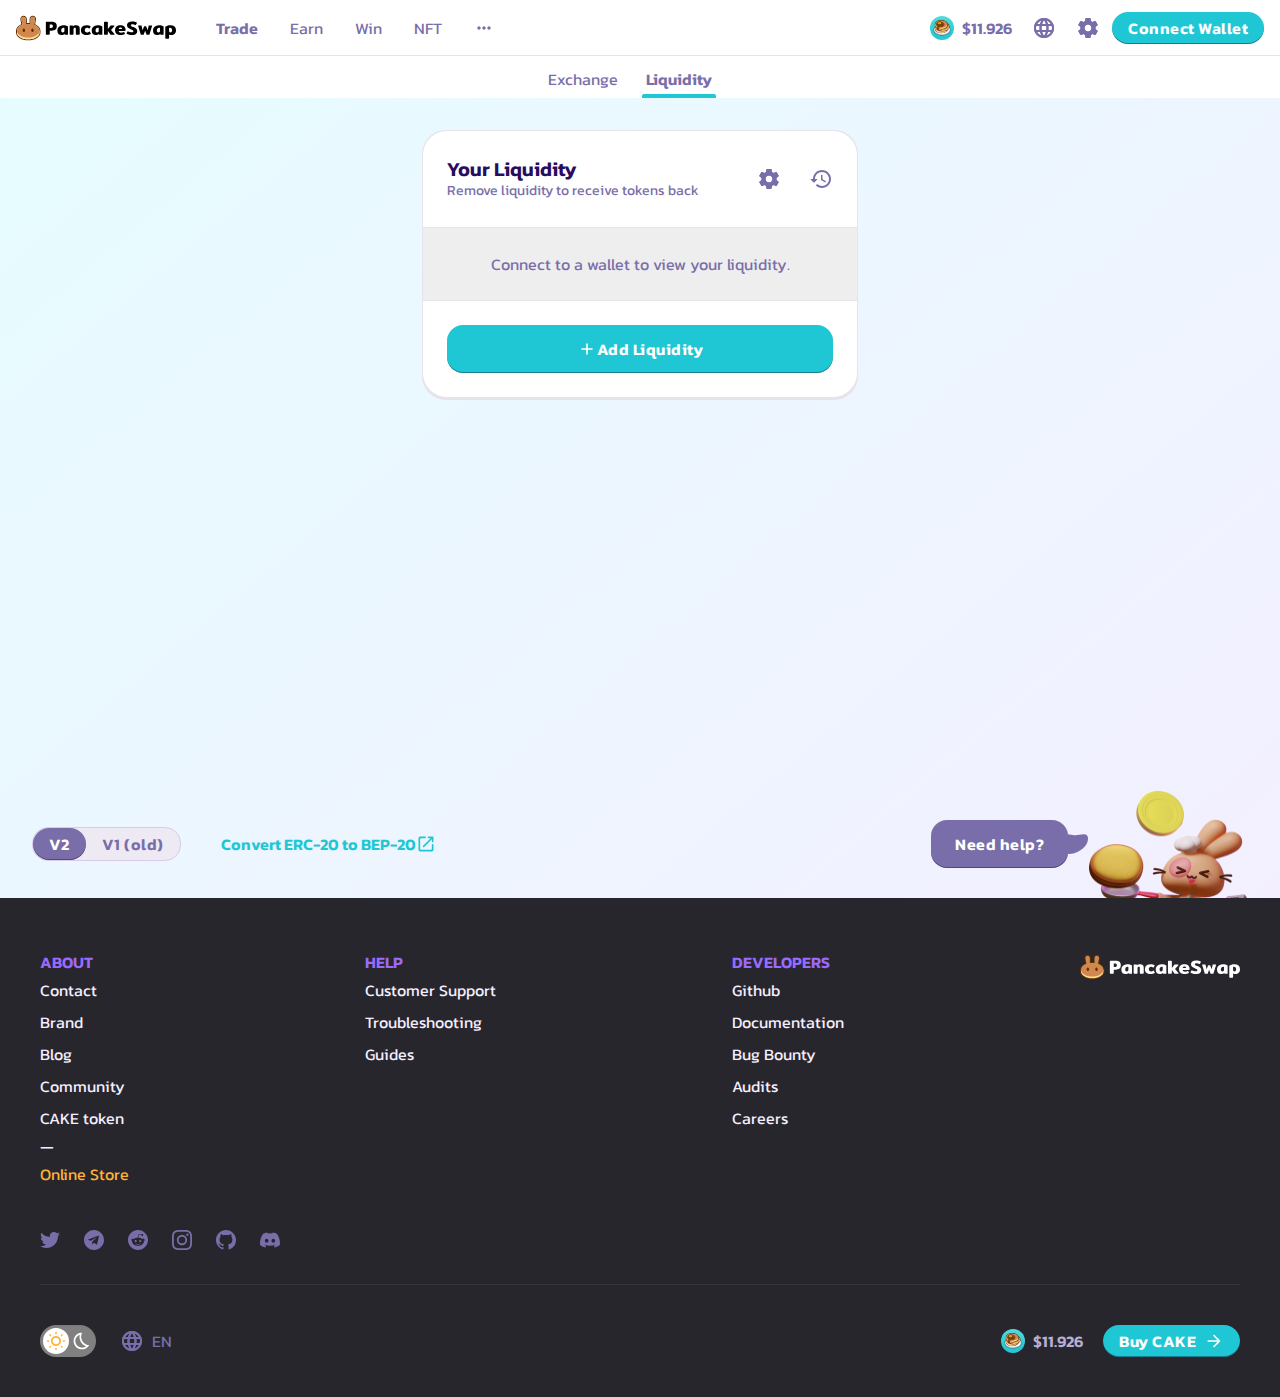
<file: trade-liquidity.html>
<!DOCTYPE html>
<html lang="en">
  <head>
    <meta charset="UTF-8" />
    <meta http-equiv="X-UA-Compatible" content="IE=edge" />
    <meta name="viewport" content="width=device-width, initial-scale=1.0" />
    <title>Trade liquidity</title>
    <link rel="stylesheet" href="css/reset-style.css" type="text/css" />
    <link rel="stylesheet" href="css/style-base-nav-footer.css" type="text/css" />
    <link rel="stylesheet" href="css/style-trade-liquidity.css" type="text/css" />
    <link rel="stylesheet" href="assets/fonts/fonts.css" type="text/css" />
  </head>

  <body>
    <header>
      <!--NAVBAR-->
      <nav class="nav-position-show">
        <div class="header-left">
          <div>
            <a href="index.html" class="logo-container">
              <svg
                viewBox="0 0 160 26"
                class="desktop-logo"
                color="text"
                width="20px"
                xmlns="http://www.w3.org/2000/svg"
              >
                <path
                  d="M30.8524 19.7569C30.4803 19.7569 30.2173 19.6799 30.0633 19.5259C29.9221 19.372 29.8516 19.1282 29.8516 18.7946V7.65066C29.8516 7.31705 29.9285 7.07326 30.0825 6.91928C30.2365 6.75248 30.4931 6.66907 30.8524 6.66907H35.5679C37.3642 6.66907 38.6858 7.04759 39.5327 7.80463C40.3796 8.56167 40.803 9.69082 40.803 11.1921C40.803 12.6805 40.3796 13.8032 39.5327 14.5603C38.6987 15.3045 37.3771 15.6766 35.5679 15.6766H33.7394V18.7946C33.7394 19.1282 33.6624 19.372 33.5085 19.5259C33.3545 19.6799 33.0914 19.7569 32.7193 19.7569H30.8524ZM35.2599 12.8858C35.786 12.8858 36.1902 12.7446 36.4725 12.4624C36.7676 12.1801 36.9151 11.7566 36.9151 11.1921C36.9151 10.6147 36.7676 10.1848 36.4725 9.90253C36.1902 9.62025 35.786 9.47911 35.2599 9.47911H33.7394V12.8858H35.2599Z"
                  fill="#000000"
                ></path>
                <path
                  d="M45.3484 20.0456C44.1423 20.0456 43.1735 19.6607 42.4421 18.8908C41.7236 18.1081 41.3643 17.011 41.3643 15.5996C41.3643 14.5218 41.6081 13.5787 42.0957 12.7703C42.5961 11.9619 43.2954 11.3396 44.1936 10.9034C45.1046 10.4543 46.1503 10.2297 47.3308 10.2297C48.306 10.2297 49.1657 10.3388 49.9099 10.5569C50.6669 10.7622 51.3598 11.0638 51.9885 11.4615V19.1602C51.9885 19.404 51.9436 19.5644 51.8538 19.6414C51.764 19.7184 51.5844 19.7569 51.3149 19.7569H49.3517C49.2106 19.7569 49.1015 19.7376 49.0245 19.6992C48.9475 19.6478 48.8834 19.5708 48.8321 19.4682L48.5819 18.8908C48.2097 19.2886 47.7607 19.5773 47.2346 19.7569C46.7213 19.9494 46.0926 20.0456 45.3484 20.0456ZM46.7919 17.428C47.2923 17.428 47.6837 17.3061 47.966 17.0623C48.2482 16.8186 48.3894 16.4721 48.3894 16.023V13.0205C48.1456 12.905 47.8376 12.8473 47.4655 12.8473C46.7855 12.8473 46.2402 13.0847 45.8296 13.5594C45.4318 14.0342 45.2329 14.7014 45.2329 15.5611C45.2329 16.8057 45.7526 17.428 46.7919 17.428Z"
                  fill="#000000"
                ></path>
                <path
                  d="M54.667 19.7569C54.2949 19.7569 54.0319 19.6799 53.8779 19.5259C53.7239 19.372 53.6469 19.1282 53.6469 18.7946V11.1151C53.6469 10.8841 53.6854 10.7301 53.7624 10.6532C53.8522 10.5633 54.0318 10.5184 54.3013 10.5184H56.2837C56.4377 10.5184 56.5532 10.5441 56.6302 10.5954C56.72 10.6339 56.7713 10.7109 56.7841 10.8264L56.8804 11.4038C57.2397 11.0445 57.708 10.7622 58.2854 10.5569C58.8756 10.3388 59.53 10.2297 60.2486 10.2297C61.2879 10.2297 62.1283 10.5248 62.7699 11.1151C63.4115 11.6925 63.7322 12.5522 63.7322 13.6942V18.7946C63.7322 19.1282 63.6552 19.372 63.5013 19.5259C63.3601 19.6799 63.1035 19.7569 62.7314 19.7569H60.8645C60.4924 19.7569 60.2229 19.6799 60.0561 19.5259C59.9021 19.372 59.8251 19.1282 59.8251 18.7946V13.9444C59.8251 13.5594 59.7417 13.2836 59.5749 13.1167C59.4081 12.9499 59.1451 12.8665 58.7858 12.8665C58.4009 12.8665 58.0929 12.9692 57.862 13.1745C57.6438 13.3798 57.5348 13.6621 57.5348 14.0213V18.7946C57.5348 19.1282 57.4578 19.372 57.3038 19.5259C57.1627 19.6799 56.906 19.7569 56.5339 19.7569H54.667Z"
                  fill="#000000"
                ></path>
                <path
                  d="M70.5354 20.0456C68.739 20.0456 67.3532 19.6286 66.3781 18.7946C65.4029 17.9605 64.9153 16.748 64.9153 15.1569C64.9153 14.1817 65.1399 13.322 65.5889 12.5778C66.038 11.8336 66.686 11.2562 67.5329 10.8456C68.3926 10.435 69.4062 10.2297 70.5739 10.2297C71.4592 10.2297 72.2034 10.3131 72.8065 10.4799C73.4224 10.6467 73.9677 10.9034 74.4425 11.2498C74.5836 11.3396 74.6542 11.4551 74.6542 11.5963C74.6542 11.6989 74.6029 11.8336 74.5002 12.0004L73.7111 13.367C73.6213 13.5466 73.5122 13.6364 73.3839 13.6364C73.3069 13.6364 73.185 13.5851 73.0182 13.4824C72.6718 13.2643 72.3446 13.1039 72.0366 13.0013C71.7415 12.8986 71.3694 12.8473 70.9203 12.8473C70.2787 12.8473 69.7591 13.0526 69.3613 13.4632C68.9764 13.8738 68.7839 14.4384 68.7839 15.1569C68.7839 15.8883 68.9828 16.4529 69.3806 16.8506C69.7783 17.2356 70.3237 17.428 71.0165 17.428C71.4271 17.428 71.7992 17.3703 72.1329 17.2548C72.4665 17.1393 72.8065 16.9789 73.1529 16.7736C73.3326 16.671 73.4609 16.6197 73.5379 16.6197C73.6534 16.6197 73.756 16.7095 73.8458 16.8891L74.7119 18.3711C74.7761 18.4994 74.8082 18.6021 74.8082 18.6791C74.8082 18.7946 74.7312 18.9036 74.5772 19.0063C74.0383 19.3527 73.4481 19.6093 72.8065 19.7761C72.1778 19.9558 71.4207 20.0456 70.5354 20.0456Z"
                  fill="#000000"
                ></path>
                <path
                  d="M79.6881 20.0456C78.482 20.0456 77.5132 19.6607 76.7819 18.8908C76.0633 18.1081 75.704 17.011 75.704 15.5996C75.704 14.5218 75.9478 13.5787 76.4354 12.7703C76.9358 11.9619 77.6351 11.3396 78.5333 10.9034C79.4443 10.4543 80.4901 10.2297 81.6705 10.2297C82.6457 10.2297 83.5054 10.3388 84.2496 10.5569C85.0067 10.7622 85.6995 11.0638 86.3283 11.4615V19.1602C86.3283 19.404 86.2834 19.5644 86.1935 19.6414C86.1037 19.7184 85.9241 19.7569 85.6546 19.7569H83.6915C83.5503 19.7569 83.4412 19.7376 83.3643 19.6992C83.2873 19.6478 83.2231 19.5708 83.1718 19.4682L82.9216 18.8908C82.5495 19.2886 82.1004 19.5773 81.5743 19.7569C81.0611 19.9494 80.4323 20.0456 79.6881 20.0456ZM81.1316 17.428C81.632 17.428 82.0234 17.3061 82.3057 17.0623C82.588 16.8186 82.7291 16.4721 82.7291 16.023V13.0205C82.4853 12.905 82.1774 12.8473 81.8053 12.8473C81.1252 12.8473 80.5799 13.0847 80.1693 13.5594C79.7715 14.0342 79.5726 14.7014 79.5726 15.5611C79.5726 16.8057 80.0923 17.428 81.1316 17.428Z"
                  fill="#000000"
                ></path>
                <path
                  d="M98.4184 19.0255C98.5082 19.1282 98.5531 19.2436 98.5531 19.372C98.5531 19.4874 98.5146 19.5837 98.4377 19.6607C98.3607 19.7248 98.258 19.7569 98.1297 19.7569H95.1465C94.9668 19.7569 94.8321 19.7441 94.7423 19.7184C94.6653 19.6799 94.5819 19.6093 94.4921 19.5067L91.8745 15.946V18.7946C91.8745 19.1282 91.7975 19.372 91.6435 19.5259C91.4896 19.6799 91.2265 19.7569 90.8544 19.7569H88.9875C88.6154 19.7569 88.3523 19.6799 88.1984 19.5259C88.0572 19.372 87.9866 19.1282 87.9866 18.7946V7.65066C87.9866 7.31705 88.0636 7.07326 88.2176 6.91928C88.3716 6.75248 88.6282 6.66907 88.9875 6.66907H90.8544C91.2265 6.66907 91.4896 6.75248 91.6435 6.91928C91.7975 7.07326 91.8745 7.31705 91.8745 7.65066V14.0983L94.4151 10.7879C94.4921 10.6852 94.5755 10.6147 94.6653 10.5762C94.7551 10.5377 94.8898 10.5184 95.0695 10.5184H98.0527C98.181 10.5184 98.2773 10.5569 98.3414 10.6339C98.4184 10.6981 98.4569 10.7879 98.4569 10.9034C98.4569 11.0317 98.412 11.1472 98.3222 11.2498L95.031 15.0222L98.4184 19.0255Z"
                  fill="#000000"
                ></path>
                <path
                  d="M104.668 20.0456C103.59 20.0456 102.628 19.866 101.781 19.5067C100.947 19.1474 100.286 18.6085 99.7985 17.89C99.3109 17.1714 99.0671 16.2925 99.0671 15.2531C99.0671 13.6236 99.529 12.379 100.453 11.5193C101.377 10.6596 102.705 10.2297 104.437 10.2297C106.131 10.2297 107.414 10.6532 108.286 11.5C109.172 12.334 109.614 13.4953 109.614 14.9837C109.614 15.6252 109.332 15.946 108.767 15.946H102.724C102.724 16.4978 102.929 16.9212 103.34 17.2163C103.763 17.5114 104.398 17.659 105.245 17.659C105.771 17.659 106.208 17.6141 106.554 17.5243C106.913 17.4216 107.273 17.2741 107.632 17.0816C107.786 17.0174 107.889 16.9854 107.94 16.9854C108.055 16.9854 108.152 17.0623 108.229 17.2163L108.883 18.4481C108.947 18.5764 108.979 18.6727 108.979 18.7368C108.979 18.8523 108.902 18.9614 108.748 19.064C108.222 19.4105 107.626 19.6607 106.958 19.8146C106.291 19.9686 105.528 20.0456 104.668 20.0456ZM106.15 14.0406C106.15 13.553 106.009 13.1745 105.726 12.905C105.444 12.6356 105.021 12.5009 104.456 12.5009C103.892 12.5009 103.462 12.642 103.167 12.9243C102.872 13.1937 102.724 13.5658 102.724 14.0406H106.15Z"
                  fill="#000000"
                ></path>
                <path
                  d="M116.211 20.0456C115.133 20.0456 114.113 19.9365 113.151 19.7184C112.189 19.4874 111.412 19.1667 110.822 18.7561C110.604 18.6149 110.495 18.4674 110.495 18.3134C110.495 18.2107 110.533 18.1017 110.61 17.9862L111.553 16.4849C111.656 16.331 111.759 16.254 111.861 16.254C111.926 16.254 112.035 16.2989 112.189 16.3887C112.663 16.6582 113.202 16.8763 113.805 17.0431C114.408 17.2099 115.005 17.2933 115.595 17.2933C116.198 17.2933 116.641 17.2035 116.923 17.0238C117.218 16.8442 117.366 16.5555 117.366 16.1577C117.366 15.7728 117.206 15.4713 116.885 15.2531C116.577 15.035 115.993 14.7591 115.133 14.4255C113.837 13.9379 112.824 13.3926 112.092 12.7896C111.374 12.1737 111.015 11.3396 111.015 10.2875C111.015 9.01718 111.47 8.04843 112.381 7.38121C113.292 6.71398 114.505 6.38037 116.019 6.38037C117.071 6.38037 117.969 6.47661 118.713 6.66907C119.47 6.84871 120.112 7.131 120.638 7.51593C120.856 7.68274 120.965 7.83671 120.965 7.97786C120.965 8.06767 120.927 8.17032 120.85 8.2858L119.907 9.78705C119.791 9.94103 119.688 10.018 119.599 10.018C119.534 10.018 119.425 9.97311 119.271 9.88329C118.527 9.3957 117.642 9.15191 116.615 9.15191C116.064 9.15191 115.64 9.24173 115.345 9.42137C115.05 9.601 114.902 9.89612 114.902 10.3067C114.902 10.589 114.979 10.82 115.133 10.9996C115.287 11.1792 115.493 11.3396 115.749 11.4808C116.019 11.6091 116.429 11.7759 116.981 11.9812L117.347 12.1159C118.296 12.488 119.04 12.8473 119.579 13.1937C120.131 13.5273 120.548 13.9444 120.83 14.4448C121.113 14.9324 121.254 15.5483 121.254 16.2925C121.254 17.4344 120.824 18.3455 119.964 19.0255C119.117 19.7056 117.866 20.0456 116.211 20.0456Z"
                  fill="#000000"
                ></path>
                <path
                  d="M125.343 19.7569C125.151 19.7569 125.003 19.7248 124.9 19.6607C124.798 19.5965 124.721 19.4682 124.67 19.2757L122.187 10.9611C122.161 10.8841 122.148 10.8264 122.148 10.7879C122.148 10.6083 122.277 10.5184 122.533 10.5184H125.074C125.241 10.5184 125.362 10.5505 125.439 10.6147C125.516 10.666 125.568 10.7558 125.593 10.8841L126.633 15.2531L127.941 11.731C128.006 11.577 128.07 11.4744 128.134 11.423C128.211 11.3589 128.339 11.3268 128.519 11.3268H129.731C129.911 11.3268 130.033 11.3589 130.097 11.423C130.174 11.4744 130.245 11.577 130.309 11.731L131.598 15.2531L132.657 10.8841C132.695 10.7558 132.747 10.666 132.811 10.6147C132.875 10.5505 132.991 10.5184 133.157 10.5184H135.717C135.974 10.5184 136.102 10.6083 136.102 10.7879C136.102 10.8264 136.089 10.8841 136.064 10.9611L133.562 19.2757C133.51 19.4682 133.433 19.5965 133.331 19.6607C133.241 19.7248 133.1 19.7569 132.907 19.7569H131.021C130.841 19.7569 130.707 19.7248 130.617 19.6607C130.527 19.5837 130.45 19.4554 130.386 19.2757L129.116 15.7921L127.845 19.2757C127.794 19.4554 127.717 19.5837 127.614 19.6607C127.524 19.7248 127.39 19.7569 127.21 19.7569H125.343Z"
                  fill="#000000"
                ></path>
                <path
                  d="M140.981 20.0456C139.775 20.0456 138.806 19.6607 138.075 18.8908C137.356 18.1081 136.997 17.011 136.997 15.5996C136.997 14.5218 137.241 13.5787 137.728 12.7703C138.229 11.9619 138.928 11.3396 139.826 10.9034C140.737 10.4543 141.783 10.2297 142.963 10.2297C143.938 10.2297 144.798 10.3388 145.542 10.5569C146.299 10.7622 146.992 11.0638 147.621 11.4615V19.1602C147.621 19.404 147.576 19.5644 147.486 19.6414C147.396 19.7184 147.217 19.7569 146.947 19.7569H144.984C144.843 19.7569 144.734 19.7376 144.657 19.6992C144.58 19.6478 144.516 19.5708 144.465 19.4682L144.214 18.8908C143.842 19.2886 143.393 19.5773 142.867 19.7569C142.354 19.9494 141.725 20.0456 140.981 20.0456ZM142.424 17.428C142.925 17.428 143.316 17.3061 143.598 17.0623C143.881 16.8186 144.022 16.4721 144.022 16.023V13.0205C143.778 12.905 143.47 12.8473 143.098 12.8473C142.418 12.8473 141.873 13.0847 141.462 13.5594C141.064 14.0342 140.865 14.7014 140.865 15.5611C140.865 16.8057 141.385 17.428 142.424 17.428Z"
                  fill="#000000"
                ></path>
                <path
                  d="M150.28 23.6447C149.908 23.6447 149.645 23.5678 149.491 23.4138C149.35 23.2598 149.279 23.016 149.279 22.6824V11.654C149.857 11.2434 150.582 10.9034 151.454 10.6339C152.327 10.3645 153.238 10.2297 154.187 10.2297C158.062 10.2297 160 11.8721 160 15.1569C160 16.6453 159.589 17.8322 158.768 18.7176C157.947 19.6029 156.786 20.0456 155.284 20.0456C154.861 20.0456 154.45 19.9943 154.053 19.8916C153.668 19.789 153.347 19.6478 153.09 19.4682V22.6824C153.09 23.016 153.013 23.2598 152.859 23.4138C152.705 23.5678 152.442 23.6447 152.07 23.6447H150.28ZM154.457 17.4473C155.009 17.4473 155.419 17.242 155.689 16.8314C155.971 16.408 156.112 15.8434 156.112 15.1377C156.112 14.3036 155.945 13.7198 155.612 13.3862C155.291 13.0398 154.79 12.8665 154.11 12.8665C153.674 12.8665 153.328 12.9243 153.071 13.0398V16.1C153.071 16.5363 153.193 16.8699 153.437 17.1008C153.681 17.3318 154.021 17.4473 154.457 17.4473Z"
                  fill="#000000"
                ></path>
                <path
                  fill-rule="evenodd"
                  clip-rule="evenodd"
                  d="M4.38998 4.50033C4.01476 2.49106 5.55649 0.634766 7.60049 0.634766C9.40427 0.634766 10.8665 2.09701 10.8665 3.90078V7.92728C11.3177 7.89544 11.7761 7.87911 12.2404 7.87911C12.6865 7.87911 13.1272 7.89418 13.5612 7.9236V3.90078C13.5612 2.09701 15.0234 0.634766 16.8272 0.634766C18.8712 0.634766 20.4129 2.49106 20.0377 4.50033L19.1539 9.23326C22.1872 10.5576 24.4809 12.8577 24.4809 15.748V17.4966C24.4809 19.8734 22.9085 21.8634 20.7102 23.2068C18.4948 24.5606 15.4978 25.3654 12.2404 25.3654C8.98304 25.3654 5.98604 24.5606 3.77065 23.2068C1.57242 21.8634 0 19.8734 0 17.4966V15.748C0 12.873 2.2701 10.5817 5.27785 9.25477L4.38998 4.50033ZM18.0212 9.85508L19.0555 4.3169C19.3159 2.92236 18.2459 1.63399 16.8272 1.63399C15.5753 1.63399 14.5604 2.64886 14.5604 3.90078V9.02479C14.2324 8.98273 13.8991 8.9494 13.5612 8.92524C13.128 8.89426 12.6873 8.87833 12.2404 8.87833C11.7753 8.87833 11.3168 8.89559 10.8665 8.92912C10.5286 8.95429 10.1953 8.98862 9.86729 9.03169V3.90078C9.86729 2.64886 8.85241 1.63399 7.60049 1.63399C6.18184 1.63399 5.11179 2.92235 5.37222 4.3169L6.40988 9.87345C3.16599 11.0784 0.999219 13.2586 0.999219 15.748V17.4966C0.999219 21.2906 6.03208 24.3662 12.2404 24.3662C18.4488 24.3662 23.4817 21.2906 23.4817 17.4966V15.748C23.4817 13.2458 21.2927 11.0562 18.0212 9.85508Z"
                  fill="#633001"
                ></path>
                <path
                  d="M23.4815 17.4967C23.4815 21.2907 18.4486 24.3663 12.2402 24.3663C6.03189 24.3663 0.999023 21.2907 0.999023 17.4967V15.748H23.4815V17.4967Z"
                  fill="#FEDC90"
                ></path>
                <path
                  fill-rule="evenodd"
                  clip-rule="evenodd"
                  d="M5.37202 4.31671C5.1116 2.92216 6.18164 1.63379 7.6003 1.63379C8.85222 1.63379 9.8671 2.64867 9.8671 3.90059V9.0315C10.6321 8.93102 11.4261 8.87813 12.2402 8.87813C13.0356 8.87813 13.8116 8.9286 14.5602 9.02459V3.90059C14.5602 2.64867 15.5751 1.63379 16.827 1.63379C18.2457 1.63379 19.3157 2.92216 19.0553 4.31671L18.021 9.85488C21.2925 11.056 23.4815 13.2457 23.4815 15.7478C23.4815 19.5418 18.4486 22.6174 12.2402 22.6174C6.03189 22.6174 0.999023 19.5418 0.999023 15.7478C0.999023 13.2584 3.16579 11.0782 6.40968 9.87326L5.37202 4.31671Z"
                  fill="#D1884F"
                ></path>
                <path
                  class="left-eye"
                  d="M9.11817 15.2485C9.11817 16.2833 8.55896 17.1221 7.86914 17.1221C7.17932 17.1221 6.62012 16.2833 6.62012 15.2485C6.62012 14.2138 7.17932 13.375 7.86914 13.375C8.55896 13.375 9.11817 14.2138 9.11817 15.2485Z"
                  fill="#633001"
                ></path>
                <path
                  class="right-eye"
                  d="M17.7363 15.2485C17.7363 16.2833 17.1771 17.1221 16.4873 17.1221C15.7975 17.1221 15.2383 16.2833 15.2383 15.2485C15.2383 14.2138 15.7975 13.375 16.4873 13.375C17.1771 13.375 17.7363 14.2138 17.7363 15.2485Z"
                  fill="#633001"
                ></path>
              </svg>
              <svg
                viewBox="0 0 32 32"
                class="mobile-logo"
                color="text"
                width="20px"
                xmlns="http://www.w3.org/2000/svg"
              >
                <path
                  fill-rule="evenodd"
                  clip-rule="evenodd"
                  d="M5.84199 5.00181C5.35647 2.40193 7.35138 0 9.9962 0C12.3302 0 14.2222 1.89206 14.2222 4.22603V9.43607C14.806 9.39487 15.3992 9.37374 16 9.37374C16.5772 9.37374 17.1474 9.39324 17.709 9.43131V4.22603C17.709 1.89206 19.601 0 21.935 0C24.5798 0 26.5747 2.40193 26.0892 5.00181L24.9456 11.1259C28.8705 12.8395 31.8384 15.8157 31.8384 19.5556V21.8182C31.8384 24.8936 29.8038 27.4686 26.9594 29.2068C24.0928 30.9586 20.2149 32 16 32C11.7851 32 7.90719 30.9586 5.04062 29.2068C2.19624 27.4686 0.161621 24.8936 0.161621 21.8182V19.5556C0.161621 15.8355 3.09899 12.8708 6.99084 11.1538L5.84199 5.00181ZM23.48 11.9305L24.8183 4.76446C25.1552 2.96 23.7707 1.29293 21.935 1.29293C20.3151 1.29293 19.0019 2.60612 19.0019 4.22603V10.8562C18.5774 10.8018 18.1462 10.7586 17.709 10.7274C17.1484 10.6873 16.5782 10.6667 16 10.6667C15.3982 10.6667 14.8049 10.689 14.2222 10.7324C13.785 10.765 13.3537 10.8094 12.9293 10.8651V4.22603C12.9293 2.60612 11.6161 1.29293 9.9962 1.29293C8.16055 1.29293 6.77597 2.96 7.11295 4.76446L8.45562 11.9543C4.25822 13.5135 1.45455 16.3344 1.45455 19.5556V21.8182C1.45455 26.7274 7.96677 30.7071 16 30.7071C24.0332 30.7071 30.5455 26.7274 30.5455 21.8182V19.5556C30.5455 16.318 27.7131 13.4847 23.48 11.9305Z"
                  fill="#633001"
                ></path>
                <path
                  d="M30.5455 21.8183C30.5455 26.7275 24.0333 30.7072 16 30.7072C7.96681 30.7072 1.45459 26.7275 1.45459 21.8183V19.5557H30.5455V21.8183Z"
                  fill="#FEDC90"
                ></path>
                <path
                  fill-rule="evenodd"
                  clip-rule="evenodd"
                  d="M7.11298 4.7645C6.77601 2.96004 8.16058 1.29297 9.99624 1.29297C11.6161 1.29297 12.9293 2.60616 12.9293 4.22607V10.8652C13.9192 10.7351 14.9466 10.6667 16 10.6667C17.0291 10.6667 18.0333 10.732 19.0019 10.8562V4.22607C19.0019 2.60616 20.3151 1.29297 21.935 1.29297C23.7707 1.29297 25.1553 2.96004 24.8183 4.7645L23.4801 11.9306C27.7131 13.4847 30.5455 16.318 30.5455 19.5556C30.5455 24.4648 24.0333 28.4445 16 28.4445C7.96681 28.4445 1.45459 24.4648 1.45459 19.5556C1.45459 16.3345 4.25826 13.5135 8.45566 11.9543L7.11298 4.7645Z"
                  fill="#D1884F"
                ></path>
                <path
                  class="left-eye"
                  d="M11.9595 18.9091C11.9595 20.248 11.2359 21.3333 10.3433 21.3333C9.45075 21.3333 8.72717 20.248 8.72717 18.9091C8.72717 17.5702 9.45075 16.4849 10.3433 16.4849C11.2359 16.4849 11.9595 17.5702 11.9595 18.9091Z"
                  fill="#633001"
                ></path>
                <path
                  class="right-eye"
                  d="M23.1111 18.9091C23.1111 20.248 22.3875 21.3333 21.4949 21.3333C20.6024 21.3333 19.8788 20.248 19.8788 18.9091C19.8788 17.5702 20.6024 16.4849 21.4949 16.4849C22.3875 16.4849 23.1111 17.5702 23.1111 18.9091Z"
                  fill="#633001"
                ></path>
              </svg>
            </a>
          </div>

          <!--left side-->
          <div class="navlink-left">
            <div class="dropdown">
              <div class="dropbtn">
                <a href="trade-exchange.html" data-link='navlink'>Trade</a>
              </div>
              <div class="dropdown-content">
                <a data-link='navlink' href="trade-exchange.html">Exchange</a>
                <a data-link='navlink' href="trade-liquidity.html">Liquidity</a>
              </div>
            </div>

            <div class="dropdown">
              <div class="dropbtn">
                <a href="#" data-link='navlink'>Earn</a>
              </div>
              <div class="dropdown-content">
                <a data-link='navlink' href="#">Farms</a>
                <a data-link='navlink' href="#">Pools</a>
              </div>
            </div>

            <div class="dropdown">
              <div class="dropbtn">
                <a href="#" data-link='navlink'>Win</a>
              </div>
              <div class="dropdown-content">
                <a data-link='navlink' href="#">Perdiction (BETA)</a>
                <a data-link='navlink' href="#">Lottery</a>
              </div>
            </div>

            <div class="dropdown">
              <div class="dropbtn">
                <a href="#" data-link='navlink'>NFT</a>
              </div>
              <div class="dropdown-content">
                <a data-link='navlink' href="#">Overview</a>
                <a data-link='navlink' href="#">Collections</a>
              </div>
            </div>

            <div class="dropdown">
              <div class="dropbtn">
                <a href="#" data-link='navlink'>
                  <img class="dot-color" src="assets/icons/dotdotdot.svg" />
                </a>
              </div>
              <div class="dropdown-content">
                <a data-link='navlink' href="#">Info</a>
                <a data-link='navlink' href="#">IFO</a>
                <a data-link='navlink' href="#">Voting</a>
                <hr />
                <a data-link='navlink' href="#">Leaderboard</a>
                <hr />
                <a data-link='navlink' href="#">Blog<img src="assets/icons/link.svg" /></a>
                <a data-link='navlink' href="#">Docs<img src="assets/icons/link.svg" /></a>
              </div>
            </div>
          </div>
        </div>

        <!--right side-->
        <div class="header-right">
          <div class="pancakes-link">
            <a href="trade-exchange.html" target="_blanck">
              <img src="assets/icons/pancakes.svg" />$11.926</a>
          </div>

          <div class="language-container">
            <button class="icons-button no-style-button" type="button">
              <img src="assets/icons/language.svg" />
            </button>

            <div class="lang-selector">
              <button class="lang no-style-button" type="button">
                العربية
              </button>
              <button class="lang no-style-button" type="button">বাংলা</button>
              <button class="lang no-style-button" type="button">
                English
              </button>
              <button class="lang no-style-button" type="button">
                Deutsch
              </button>
              <button class="lang no-style-button" type="button">
                Ελληνικά
              </button>
              <button class="lang no-style-button" type="button">
                Español
              </button>
              <button class="lang no-style-button" type="button">
                Suomalainen
              </button>
              <button class="lang no-style-button" type="button">
                Filipino
              </button>
              <button class="lang no-style-button" type="button">हिंदी</button>
              <button class="lang no-style-button" type="button">Magyar</button>
              <button class="lang no-style-button" type="button">
                Bahasa Indonesia
              </button>
              <button class="lang no-style-button" type="button">
                Italiano
              </button>
              <button class="lang no-style-button" type="button">日本語</button>
              <button class="lang no-style-button" type="button">한국어</button>
              <button class="lang no-style-button" type="button">
                Nederlands
              </button>
              <button class="lang no-style-button" type="button">Polski</button>
              <button class="lang no-style-button" type="button">
                Português (Brazil)
              </button>
              <button class="lang no-style-button" type="button">
                Português
              </button>
              <button class="lang no-style-button" type="button">Română</button>
              <button class="lang no-style-button" type="button">
                Русский
              </button>
              <button class="lang no-style-button" type="button">தமிழ்</button>
              <button class="lang no-style-button" type="button">Türkçe</button>
              <button class="lang no-style-button" type="button">
                Українська
              </button>
              <button class="lang no-style-button" type="button">
                Tiếng Việt
              </button>
              <button class="lang no-style-button" type="button">
                简体中文
              </button>
              <button class="lang no-style-button" type="button">
                繁體中文
              </button>
            </div>
          </div>
          <button class="icons-button no-style-button setting" type="button">
            <img src="assets/icons/gear.svg" />
          </button>

          <button class="button-wallet" type="button">Connect Wallet</button>
        </div>
      </nav>

    </header>
    <!-- Switch Page -->
    <div class="switch-page">
      <div class="exchange-switch">
        <div class="exchange-switch-2">
          <a class="exchange-link" href="trade-exchange.html">Exchange</a>
        </div>
      </div>

      <div class="liquidity-switch">
        <div class="liquidity-switch-2 underBar">
          <a class="liquidity-link" href="trade-liquidity.html">Liquidity</a>
        </div>
      </div>
    </div>
      <!-- PAGE TRADE LIQUIDITY -->
    <div class="main-page">
      <div class="main-page-box">
        <div class="middle-page">
         <!-- CARD LIQUIDITY -->
          <div class="card-liquidity">
            <div class="card-liquidity-box">
              
              <div class="section-top">
                
                <div class="left-section-top">
                  <div class="left-text-top">
                    <h2>Your Liquidity</h2>
                    <div class="left-text-top-box">
                      <div class="left-text-top-2">Remove liquidity to receive tokens back</div>
                    </div>
                  </div>
                </div>

                <div class="right-section-top">
                  <span class="first-button-top">
                    <div class="first-button-top-box">
                      <button>
                        <img src="/assets/icons/gear.svg" alt="gear">
                      </button>
                    </div>
                  </span>

                  <button class="second-button-top">
                    <img src="assets/icons/transactionsicon.svg" alt="reset-transaction">
                  </button>
                </div>

              </div>

              <div class="section-middle">
                <div class="section-middle-text">Connect to a wallet to view your liquidity.</div>
              </div>

              <div class="section-bottom">
                <a class="section-bottom-link" href="">
                  <img src="assets/icons/plusicon.svg" alt="plus-icon">
                  Add Liquidity
                </a>
              </div>


            </div>
          </div>

          <div class="divisore"></div>
           <!-- SECOND SECTION BOTTOM -->
          <div class="main-bottom">
            <div class="main-bottom-box">
              
              <div class="main-bottom-left">
                <div class="bottom-left-button">
                  <button class="switch-v1">V2</button>
                  <a class="switch-old" href="">V1 (old)</a>
                </div>

                <a class="link-convert" href="">
                  Convert ERC-20 to BEP-20
                  <img src="assets/icons/linkconvert.svg" alt="convert-link">
                </a>

              </div>

              <div class="main-bottom-right">
                <div class="need-help">
                  <a href="">Need help?</a>
                  <svg viewBox="0 0 16 16" color="text" width="20px" xmlns="http://www.w3.org/2000/svg"><path d="M0 16V0C0 0 3 1 6 1C9 1 16 -2 16 3.5C16 10.5 7.5 16 0 16Z"></path></svg>
                </div>

                <div class="img-bottom-right">
                  <img src="assets/img/help.png" alt="need-help-png">
                </div>
              
              </div>
            
            </div>
          </div>

        </div>
      </div>
    </div>


    <!--footer-->

    <footer>
      <div class="f-wrapper">
        <div class="f-row1">
          <ul class="f-link">
            <li class="li-title">ABOUT</li>
            <li><a class="f-link-a" href="#">Contact</a></li>
            <li><a class="f-link-a" href="#">Brand</a></li>
            <li><a class="f-link-a" href="#">Blog</a></li>
            <li><a class="f-link-a" href="#">Community</a></li>
            <li><a class="f-link-a" href="#">CAKE token</a></li>
            <li><span>—</span></li>
            <li><a class="special-a" href="#">Online Store</a></li>
          </ul>

          <div class="f-container">
            <ul class="f-link">
              <li class="li-title">HELP</li>
              <li><a class="f-link-a" href="#">Customer Support</a></li>
              <li><a class="f-link-a" href="#">Troubleshooting</a></li>
              <li><a class="f-link-a" href="#">Guides</a></li>
            </ul>
          </div>

          <div class="f-container">
            <ul class="f-link">
              <li class="li-title">DEVELOPERS</li>
              <li><a class="f-link-a" href="#">Github</a></li>
              <li><a class="f-link-a" href="#">Documentation</a></li>
              <li><a class="f-link-a" href="#">Bug Bounty</a></li>
              <li><a class="f-link-a" href="#">Audits</a></li>
              <li><a class="f-link-a" href="#">Careers</a></li>
            </ul>
          </div>

          <div class="f-logo">
            <img src="assets/icons/logo-footer.svg" alt="logo footer">
          </div>
        </div>

        <div class="f-row2">
          <a href="#"><img src="assets/icons/twitter.svg" /></a>
          <div>
            <a href="#"><img src="assets/icons/telegram.svg" /></a>
          </div>
          <a href="#"><img src="assets/icons/reddit.svg" /></a>
          <a href="#"><img src="assets/icons/instagram.svg" /></a>
          <a href="#"><img src="assets/icons/github.svg" /></a>
          <a href="#"><img src="assets/icons/discord.svg" /></a>
        </div>

        <div class="f-row3">
          <div>
            <!-- switcher night version -->
            <div class="switcher"><!-- js change class (switcher-dark-on) in darkmode -->
                <input type="checkbox" class="switcher-input">
                <div class="switcher-sun-container active-border"><!-- js change class (sun-container-dark) in darkmode -->
                  <div class="switcher-sun-wrap">
                    <!--change svg with moon_dark_mode.svg-->
                    <svg viewBox="0 0 24 24" width="20px"
                      xmlns="http://www.w3.org/2000/svg" class="sun-icon">
                      <path
                        d="M5.66 4.2L6.05 4.59C6.44 4.97 6.44 5.61 6.05 5.99L6.04 6C5.65 6.39 5.03 6.39 4.64 6L4.25 5.61C3.86 5.23 3.86 4.6 4.25 4.21L4.26 4.2C4.64 3.82 5.27 3.81 5.66 4.2Z">
                      </path>
                      <path
                        d="M1.99 10.95H3.01C3.56 10.95 4 11.39 4 11.95V11.96C4 12.51 3.56 12.95 3 12.94H1.99C1.44 12.94 1 12.5 1 11.95V11.94C1 11.39 1.44 10.95 1.99 10.95Z">
                      </path>
                      <path
                        d="M12 1H12.01C12.56 1 13 1.44 13 1.99V2.96C13 3.51 12.56 3.95 12 3.94H11.99C11.44 3.94 11 3.5 11 2.95V1.99C11 1.44 11.44 1 12 1Z">
                      </path>
                      <path
                        d="M18.34 4.2C18.73 3.82 19.36 3.82 19.75 4.21C20.14 4.6 20.14 5.22 19.75 5.61L19.36 6C18.98 6.39 18.35 6.39 17.96 6L17.95 5.99C17.56 5.61 17.56 4.98 17.95 4.59L18.34 4.2Z">
                      </path>
                      <path
                        d="M18.33 19.7L17.94 19.31C17.55 18.92 17.55 18.3 17.95 17.9C18.33 17.52 18.96 17.51 19.35 17.9L19.74 18.29C20.13 18.68 20.13 19.31 19.74 19.7C19.35 20.09 18.72 20.09 18.33 19.7Z">
                      </path>
                      <path
                        d="M20 11.95V11.94C20 11.39 20.44 10.95 20.99 10.95H22C22.55 10.95 22.99 11.39 22.99 11.94V11.95C22.99 12.5 22.55 12.94 22 12.94H20.99C20.44 12.94 20 12.5 20 11.95Z">
                      </path>
                      <path fill-rule="evenodd" clip-rule="evenodd"
                        d="M6 11.95C6 8.64 8.69 5.95 12 5.95C15.31 5.95 18 8.64 18 11.95C18 15.26 15.31 17.95 12 17.95C8.69 17.95 6 15.26 6 11.95ZM12 16C14.2091 16 16 14.2091 16 12C16 9.79086 14.2091 8 12 8C9.79086 8 8 9.79086 8 12C8 14.2091 9.79086 16 12 16Z">
                      </path>
                      <path
                        d="M12 22.9H11.99C11.44 22.9 11 22.46 11 21.91V20.95C11 20.4 11.44 19.96 11.99 19.96H12C12.55 19.96 12.99 20.4 12.99 20.95V21.91C12.99 22.46 12.55 22.9 12 22.9Z">
                      </path>
                      <path
                        d="M5.66 19.69C5.27 20.08 4.64 20.08 4.25 19.69C3.86 19.3 3.86 18.68 4.24 18.28L4.63 17.89C5.02 17.5 5.65 17.5 6.04 17.89L6.05 17.9C6.43 18.28 6.44 18.91 6.05 19.3L5.66 19.69Z">
                      </path>
                    </svg>
                  </div>
                </div>

                <div class="switcher-dark">
                  <!-- js change class (dark-icons-on) in darkmode -->
                  <svg viewBox="0 0 24 24" width="20px" xmlns="http://www.w3.org/2000/svg" class="dark-icons">
                    <path
                      d="M5.66 4.2L6.05 4.59C6.44 4.97 6.44 5.61 6.05 5.99L6.04 6C5.65 6.39 5.03 6.39 4.64 6L4.25 5.61C3.86 5.23 3.86 4.6 4.25 4.21L4.26 4.2C4.64 3.82 5.27 3.81 5.66 4.2Z">
                    </path>
                    <path
                      d="M1.99 10.95H3.01C3.56 10.95 4 11.39 4 11.95V11.96C4 12.51 3.56 12.95 3 12.94H1.99C1.44 12.94 1 12.5 1 11.95V11.94C1 11.39 1.44 10.95 1.99 10.95Z">
                    </path>
                    <path
                      d="M12 1H12.01C12.56 1 13 1.44 13 1.99V2.96C13 3.51 12.56 3.95 12 3.94H11.99C11.44 3.94 11 3.5 11 2.95V1.99C11 1.44 11.44 1 12 1Z">
                    </path>
                    <path
                      d="M18.34 4.2C18.73 3.82 19.36 3.82 19.75 4.21C20.14 4.6 20.14 5.22 19.75 5.61L19.36 6C18.98 6.39 18.35 6.39 17.96 6L17.95 5.99C17.56 5.61 17.56 4.98 17.95 4.59L18.34 4.2Z">
                    </path>
                    <path
                      d="M18.33 19.7L17.94 19.31C17.55 18.92 17.55 18.3 17.95 17.9C18.33 17.52 18.96 17.51 19.35 17.9L19.74 18.29C20.13 18.68 20.13 19.31 19.74 19.7C19.35 20.09 18.72 20.09 18.33 19.7Z">
                    </path>
                    <path
                      d="M20 11.95V11.94C20 11.39 20.44 10.95 20.99 10.95H22C22.55 10.95 22.99 11.39 22.99 11.94V11.95C22.99 12.5 22.55 12.94 22 12.94H20.99C20.44 12.94 20 12.5 20 11.95Z">
                    </path>
                    <path fill-rule="evenodd" clip-rule="evenodd"
                      d="M6 11.95C6 8.64 8.69 5.95 12 5.95C15.31 5.95 18 8.64 18 11.95C18 15.26 15.31 17.95 12 17.95C8.69 17.95 6 15.26 6 11.95ZM12 16C14.2091 16 16 14.2091 16 12C16 9.79086 14.2091 8 12 8C9.79086 8 8 9.79086 8 12C8 14.2091 9.79086 16 12 16Z">
                    </path>
                    <path
                      d="M12 22.9H11.99C11.44 22.9 11 22.46 11 21.91V20.95C11 20.4 11.44 19.96 11.99 19.96H12C12.55 19.96 12.99 20.4 12.99 20.95V21.91C12.99 22.46 12.55 22.9 12 22.9Z">
                    </path>
                    <path
                      d="M5.66 19.69C5.27 20.08 4.64 20.08 4.25 19.69C3.86 19.3 3.86 18.68 4.24 18.28L4.63 17.89C5.02 17.5 5.65 17.5 6.04 17.89L6.05 17.9C6.43 18.28 6.44 18.91 6.05 19.3L5.66 19.69Z">
                    </path>
                  </svg>
                  <!-- js change class (dark-icons-on) in darkmode -->
                  <svg viewBox="0 0 24 24" width="20px" xmlns="http://www.w3.org/2000/svg"
                    class="dark-icons">
                    <path fill-rule="evenodd" clip-rule="evenodd"
                      d="M4.1534 13.6089L4.15362 13.61C4.77322 16.8113 7.42207 19.3677 10.647 19.8853L10.6502 19.8858C13.0412 20.2736 15.2625 19.6103 16.9422 18.2833C11.3549 16.2878 7.9748 10.3524 9.26266 4.48816C5.69846 5.77194 3.35817 9.51245 4.1534 13.6089ZM10.0083 2.21054C4.76622 3.2533 1.09895 8.36947 2.19006 13.9901C2.97006 18.0201 6.28006 21.2101 10.3301 21.8601C13.8512 22.4311 17.0955 21.1608 19.2662 18.8587C19.2765 18.8478 19.2866 18.837 19.2968 18.8261C19.4385 18.6745 19.5757 18.5184 19.7079 18.3581C19.7105 18.355 19.713 18.3519 19.7156 18.3487C19.8853 18.1426 20.0469 17.9295 20.2001 17.7101C20.4101 17.4001 20.2401 16.9601 19.8701 16.9201C19.5114 16.8796 19.1602 16.8209 18.817 16.7452C18.7964 16.7406 18.7758 16.736 18.7552 16.7313C18.6676 16.7114 18.5804 16.6903 18.4938 16.6681C18.4919 16.6676 18.4901 16.6672 18.4882 16.6667C13.0234 15.2647 9.72516 9.48006 11.4542 4.03417C11.4549 4.03214 11.4555 4.03012 11.4562 4.0281C11.4875 3.92954 11.5205 3.83109 11.5552 3.73278C11.5565 3.72911 11.5578 3.72543 11.5591 3.72175C11.6768 3.38921 11.8136 3.05829 11.9701 2.73005C12.1301 2.39005 11.8501 2.01005 11.4701 2.03005C11.1954 2.04379 10.924 2.06848 10.6561 2.10368C10.6517 2.10427 10.6472 2.10486 10.6428 2.10545C10.4413 2.13221 10.2418 2.16492 10.0446 2.2034C10.0325 2.20576 10.0204 2.20814 10.0083 2.21054Z">
                    </path>
                  </svg>
                </div>
              </div>

            <div class="language-container">
              <button name="lang-selector" class="icons-button no-style-button" type="button">
                <img src="assets/icons/language.svg" />
                <p class="lang-sel-typo">EN</p>
              </button>

              <div class="lang-selector">
                <button name="lang" class="lang no-style-button" type="button">
                  العربية
                </button>
                <button name="lang" class="lang no-style-button" type="button">বাংলা</button>
                <button name="lang" class="lang no-style-button" type="button" data-lang-initials="en">
                  English
                </button>
                <button name="lang" class="lang no-style-button" type="button">
                  Deutsch
                </button>
                <button name="lang" class="lang no-style-button" type="button">
                  Ελληνικά
                </button>
                <button name="lang" class="lang no-style-button" type="button" data-lang-initials="es">
                  Español
                </button>
                <button name="lang" class="lang no-style-button" type="button">
                  Suomalainen
                </button>
                <button name="lang" class="lang no-style-button" type="button">
                  Filipino
                </button>
                <button name="lang" class="lang no-style-button" type="button">हिंदी</button>
                <button name="lang" class="lang no-style-button" type="button">Magyar</button>
                <button name="lang" class="lang no-style-button" type="button">
                  Bahasa Indonesia
                </button>
                <button name="lang" class="lang no-style-button" type="button" data-lang-initials="it">
                  Italiano
                </button>
                <button name="lang" class="lang no-style-button" type="button">日本語</button>
                <button name="lang" class="lang no-style-button" type="button">한국어</button>
                <button name="lang" class="lang no-style-button" type="button">
                  Nederlands
                </button>
                <button name="lang" class="lang no-style-button" type="button">Polski</button>
                <button name="lang" class="lang no-style-button" type="button">
                  Português (Brazil)
                </button>
                <button name="lang" class="lang no-style-button" type="button">
                  Português
                </button>
                <button name="lang" class="lang no-style-button" type="button">Română</button>
                <button name="lang" class="lang no-style-button" type="button">
                  Русский
                </button>
                <button name="lang" class="lang no-style-button" type="button">தமிழ்</button>
                <button name="lang" class="lang no-style-button" type="button">Türkçe</button>
                <button name="lang" class="lang no-style-button" type="button">
                  Українська
                </button>
                <button name="lang" class="lang no-style-button" type="button">
                  Tiếng Việt
                </button>
                <button name="lang" class="lang no-style-button" type="button">
                  简体中文
                </button>
                <button name="lang" class="lang no-style-button" type="button">
                  繁體中文
                </button>
              </div>
            </div>
          </div>

          <div>
            <div class="pancakes-link">
              <a href="#" target="_blanck"><img src="assets/icons/pancakes.svg" />$11.926</a>
                <!--link to trade-->
            </div>

            <button class="button-wallet" type="button">Buy CAKE<img src="assets/icons/row.svg" /></button>
          </div>
        </div>

      </div>
    </footer>
    <script type="text/javascript" src="js/base.js"></script>
  </body>
</html>
</file>
<file: css/style_farms.css>
:root {
    --hover-color: rgb(31, 199, 212, 0.65);
    --active-color: rgb(31, 199, 212, 0.85);
    --yellow: rgb(255, 178, 55);
    --white: rgb(250, 249, 250);
    --purple: rgb(118, 69, 217);
    --dark-purple: rgb(40, 13, 95);
    --light-purple: rgb(122, 110, 170);
    --cyan: rgb(31, 199, 212);
    --grey: rgb(239, 244, 245);
    --grey-border: rgb(231, 227, 235);
    --fuksia: rgb(237, 75, 158);
    --gradient: linear-gradient(139.73deg, rgb(230, 253, 255) 0%, rgb(243, 239, 255) 100%);
    --gradient-purple: linear-gradient(rgb(255, 255, 255) 22%, rgb(215, 202, 236) 100%);
  }
  
  
  /* -- GENERIC -- */
  * {
    text-decoration: none;
    box-sizing: border-box;
    font-family: 'Kanit', sans-serif;
    margin: 0px;
    padding: 0px;
  }
  
  /* -- SCROLL BAR --*/
  /* width */
  ::-webkit-scrollbar {
    width: 0.5rem;
  }
  
  /* Track */
  ::-webkit-scrollbar-track {
    box-shadow: rgb(238 234 244) 0px 0px 5px inset;
    border-radius: 10px;
  }
  
  /* Handle */
  ::-webkit-scrollbar-thumb {
    background: var(--light-purple);
    border-radius: 0.5rem;
  }
  
  /* -- NAVBAR -- */
  /* -- logo -- */
  /* eyes animation */
  .logo-container {
    height: 100%;
    display: flex;
    align-items: center;
  }
  
  .logo-container:hover .left-eye,
  .logo-container:hover .right-eye {
    transform-origin: center 60%;
    animation-name: eyes;
    animation-duration: 350ms;
    animation-iteration-count: 1;
  }
  
  @keyframes eyes {
    0%,
    100% {
      transform: scaleY(1);
    }
  
    50% {
      transform: scaleY(0.1);
    }
  }
  
  /* logo desktop */
  .desktop-logo {
    width: 160px;
  }
  
  /* logo mobile */
  .mobile-logo {
    width: 32px;
  }
  
  
  /* -- nav link -- */
  nav {
    background-color: white; /*da rimuovere*/
    border-bottom: 1px solid var(--grey-border);
    height: 3.5rem;
    display: flex;
    flex-flow: row nowrap;
    justify-content: space-between;
    align-items: center;
    padding: 0px 1rem;
  }
  
  /* header left */
  .header-left {
    display: flex;
    height: 100%
  }
  
  /* link */
  .navlink-left {
    display: flex;
    position: relative;
    margin-left: 1.5rem;
  }
  
  .dropdown{
    position: relative;
  }
  
  .dropbtn {
    height: 100%;
    display: flex;
    align-items: center;
    padding-top: 0.25rem;
    padding-bottom: 0.25rem;
    cursor: pointer;
  }
  
  .dropbtn button {
    height: 100%;
    border: none;
    background-color: transparent;
    color: var(--light-purple);
    font-size: 1rem;
    font-weight: 400;
    padding: 0px 1rem;
    line-height: 1;
  }
  
  .dropbtn button:hover {
    background: var(--grey);
    border-radius: 1rem;
    cursor: pointer;
  }
  
  .dropdown-content {
    display: none;
    position: absolute;
    background-color: white;
    border: 1px solid var(--grey-border);
    border-radius: 1rem;
    padding: 0.25rem 0px;
    width: 17.5rem;
    z-index: 10;
    overflow: hidden;
  }
  
  .dropdown:hover .dropdown-content {
    display: block;
  }
  
  .dropdown-content a {
    display: flex;
    justify-content: space-between;
    align-items: center;
    width: 100%;
    height: 3rem;
    color: var(--light-purple);
    font-family: "Kanit", sans-serif;
    font-weight: 400;
    white-space: nowrap;
    padding: 0px 1rem;
  }
  
  .dropdown-content a:hover {
    background-color: var(--grey);
  }
  
  .dropdown-content a:active {
    color: var(--purple);
    opacity: 0.85;
    transform: translateY(1px);
  }
  
  .dropdown-content a:link {
    color: var(--light-purple);
  }
  
  .dropdown-content a:visited {
    color: var(--light-purple);
  }
  
  .dropdown-content hr {
    border-color: var(--grey-border);
    border-style: solid;
    border-width: 1px 0px 0px;
    margin: 0.25rem 0px;
  }
  .header-right{
  display: flex;
  }
  
  
  /* -- nav right -- */
  .header-right {
    display: flex;
    align-items: center;
    height: 100%;
  }
  
  .pancakes-link {
    margin-right: 0.75rem;
  }
  
  .pancakes-link a {
    display: flex;
    align-items: center;
    font-family: "Kanit", sans-serif;
    font-weight: 600;
    color: var(--light-purple);
  }
  
  .pancakes-link img {
    margin-right: 0.5rem;
    transition: transform 0.3s ease 0s;
  }
  
  .pancakes-link:hover img {
    transform: scale(1.2);
  }
  
  .language-container {
    position: relative;
    height: 100%;
    padding: 0px 0.5rem;
    margin-right: 0.5rem;
  }
  
  .lang-selector {
    display: none;
    position: absolute;
    width: max-content;
    max-height: 400px;
    padding: 1rem;
    z-index: 99;
    border-radius: 4px;
    box-shadow: rgb(25 19 38 / 10%) 0px 2px 12px -8px, rgb(25 19 38 / 5%) 0px 1px 1px;
    background-color: white;
    overflow-y: auto;
    transform: translate(-50%, 0px);
    left: 50%;
  }
  
  .language-container:hover .lang-selector {
    display: block;
  }
  
  .lang {
    display: flex;
    align-items: center;
    justify-content: center;
    text-align: center;
    color: var(--dark-purple);
    padding: 0px 0.5rem;
    border-radius: 8px;
    width: 100%;
    min-height: 32px;
    font-size: 1rem;
    font-weight: 600;
    letter-spacing: 0.03em;
    line-height: 1;
    cursor: pointer;
  }
  
  .lang:hover {
    opacity: 0.65;
  }
  
  .setting {
    margin-right: 0.75rem;
    margin-left: 0.25rem;
  }
  
  .button-wallet {
    display: flex;
    align-items: center;
    border-radius: 1rem;
    border: 0px;
    font-size: 1rem;
    font-weight: 600;
    background-color: var(--cyan);
    color: white;
    box-shadow: rgb(14 14 44 / 40%) 0px -1px 0px 0px inset;
    cursor: pointer;
    letter-spacing: 0.03em;
    line-height: 1;
    height: 32px;
    padding: 0px 1rem;
    transition: background-color 0.2s ease 0s, opacity 0.2s ease 0s;
    white-space: nowrap;
  }
  
  .button-wallet:hover {
    background-color: var(--hover-color);
  }
  
  .button-wallet:active {
    background-color: var(--active-color);
    transform: translateY(1px);
    box-shadow: none;
  }
  

  
  /* -- DIVIDER --*/

  
  .divider1 {
    fill: rgb(216, 203, 237);
    width: 100%;
    height: 100%;
    max-height: 48px;
  }
  
  /* -- UTILITIES -- */
   .no-style-button {
    border: none;
    background-color: transparent;
  }
  
  .icons-button {
    display: flex;
    height: 100%;
    align-items: center;
    cursor: pointer;
  }
  
  .icons-button:hover {
    opacity: 0.65;
  }
  
   -- TYPOGRAPHY -- */
  .h1 {
    font-family: 'Kanit', sans-serif;
    font-size: 64px;
    font-weight: 600;
    color: var(--light-purple);
  }
  
  .h2 {
    font-family: 'Kanit', sans-serif;
    font-size: 40px;
    font-weight: 600;
    color: var(--purple);
  }
  
  .h3 {
    font-family: 'Kanit', sans-serif;
    font-size: 18px;
    font-weight: 600;
    color: var(--light-purple);

  }
  
  .h4 {
    font-family: 'Kanit', sans-serif;
    font-size: 24px;
    font-weight: 600;
    color: var(--dark-purple);
  }
  
  .p {
    font-family: 'Kanit', sans-serif;
    font-size: 16px;
    font-weight: 400;
    color: var(--light-purple);
  } */
  
  .key-words {
    color: var(--purple);
  }  

  .firstcontainer {
    display: flex;
    width: 100%;
    justify-content: center;
    margin-top: 10px;
    margin-left: -10px;
  }

  .firstcontainer > h3 > a {
    font-size: 16px;
    color: rgb(118, 69, 217);
    text-decoration: underline  3px solid var(--cyan) ;
    padding: 4px;
    
  }

  .firstcontainer > h3 > .pools {
    text-decoration: none;
    color: gray;
}

  .firstcontainer > h3 > a:hover {
    background: 
    linear-gradient(139.73deg, rgb(229, 253, 255) 0%, rgb(243, 239, 255) 100%);
    transition-duration: 0.3s;
  }

 .farmcontainer {
   background: 
    linear-gradient(139.73deg, rgb(229, 253, 255) 0%, rgb(243, 239, 255) 100%);
   width: 100%;
   height: 215px;
   display: block;
  /* grid-template-rows: repeat(3,1fr); */
   padding-left: 100px;
   padding-top: 25px;
   
 }

.farmcontainer > .title {
  font-family: 'Kanit', sans-serif;
  font-size: 64px;
  font-weight: 600;
  line-height: 1.1;
  color: rgb(118, 69, 217);
}

.farmcontainer > .h4 {
  padding-top: 20px;
}

.farmcontainer > a {
   color: var(--active-color);
   font-weight: bold;
   font-size: 18px;
  
    }
    
.farmcontainer > a:hover {
  transition-duration: 0.3s;
  color: var(--hover-color);
  }
 
  /* FIXING SORT BY  */
.sort-by-head {
  position: relative;
  
}

.sortFakeContainer {
  cursor: pointer;
  width: 10rem; /* width change to 100% when in his layout div */
  height: 40px;
  position: relative;
  background-color:  rgb(238, 234, 244);;
  border-radius: 16px;
  border: 1px solid rgb(215, 202, 236);
  box-shadow: rgb(74 74 104 / 10%) 0px 2px 2px -1px inset;
  outline: none;
  color: rgb(40, 13, 95);
  font-size: 1rem;
  font-weight: 400;
  font-family: "Kanit", sans-serif;
  left: 550px;
}

.fakeNav{
  display: inline-flex;
  width: 100%;
  padding: 24px;
  align-items: center;
  flex-flow: nowrap;
  
  margin-left: 66px;
  margin-top: 45px;
  
}
.selectionButton{
  position: relative;
  left: 70px;
}

.radio-input{
position: relative;
left: 100px;
}

.radio-label {
  position: relative;
  left: 100px;
}
.livebutton {
  position: relative;
  left: -60px;
  background-color: rgb(238, 234, 244);
  border-radius: 16px;
  
  border: 1px solid rgb(215, 202, 236);
  width: 150px;
  height: 35px;
}

.livebutton > a {
  display: inline-flex;
  background-color:rgb(122, 110, 170);
  opacity: 1;
  color: white;
  justify-content: center;
  align-items: center;
  width: 60px;
  height: 100%;
  border-radius: 16px;
}

.livebutton  > span {
  cursor: pointer;
  color: rgb(122, 110, 170);
 margin-left: 10px;
  
}

.selectionButton > button {
  border: none;
  background-color: transparent;
  cursor: pointer;
}

.selectionButton > button > svg {
  color: rgb(122, 110, 170);
} 

.search-field {
  position: relative;
 left: 370px;
}
.sortFakeContainer {
  left: 490px;
}

   /* CARD STYLE */
  
   .cardcontainer {
    display: flex;
    -webkit-box-pack: center;
    justify-content: center;
    flex-wrap: wrap;
    margin-top: -30px;
  }
  
  .cardstyle {
    display: flex;
    flex-direction: column;
    background-color: white;
    width: 340px;
    height: 440px;
    margin: 24px;
    border-radius: 24px;
    border: 1px solid var(--light-purple);
    
  }
  
  .imageresolution{
    position:absolute;
    width:52px;
    height:52px;
    margin: 36px;
    border: 1px solid rgb(95, 88, 88);
    border-radius: 24px;
    
  }

.imageresolution-2 {
  position: absolute;
   width: 36px;
   height: 36px;
   margin: 24px;
   border: 1px solid rgb(95, 88, 88);
   border-radius: 24px;
}
.tradeNumbers {
  position: relative;
}
.tradeNumbers > h3 {
  color: var(--dark-purple);
  text-align: end;
  padding: 24px;
  font-family: 'Kanit', sans-serif;
}

.elements {
  
  position: absolute;
  background-color: white;
  border-radius: 24px;
  width: 65px;
  height:24px;
  top:55px;
  right: 65px;
  border:2px solid var(--light-purple);
}

.iconsStyle {
  display: flex;
  flex-direction: row;
  margin: 2px;
  width: 16px;
  text-align: center;
}

.elements > p {
  font-size:  14px;
  position: absolute;
  top: -1px;
  left: 24px;
 color: rgb(118, 69, 217);
}

.multiplyIcon {
  display: flex;
  justify-content: center;
  align-content: center;
  position: absolute;
  border:2px solid var(--light-purple);
  background-color: rgb(118, 69, 217);

  border-radius: 24px;
  color: rgb(255, 255, 255);
  width: 40px;
  height: 24px;
  right: 15px;
  top:55px;
  font-size: 14px;
}

.secondSec {
display: flex;
flex-direction: row;
margin: 35px 20px;

width: 90%;
height: 30px;
justify-content: space-between;
}

.secondSec > p {
  color:var(--dark-purple);
  justify-content: center;
 
  margin-top: 5px;

}
.earnButton {
  background-color: transparent;
  color: var(--dark-purple);
  border: none;
  font-size: 16px;
 
 
}

.thirdSec {
  display: flex;
  flex-direction: row;
  margin: -30px 20px;
  
  width: 90%;
  height: 30px;
  justify-content: space-between;
  }
  
.thirdSec > p {
  color:var(--dark-purple);
  justify-content: center;
  margin-top: 5px;
  }

  .thirdSec > h3 {
   color:var(--dark-purple) ;
   font-size: 16px;
  }

  .fourthSec {
    display: block;
    margin: 50px 20px;
  }

  .fourthSec > h5 {
    color: rgb(148, 143, 173);
  }

  .fourthSec >.general-field-big-container {
    width: 90px;
    background-color: transparent;
    margin-left: -30px;
    
  }
  
  .fifthSec >h5 {
  color: var(--light-purple);
  }

   .fifthSec >.buttonStandard {
    width: 100%;
  }

  .buttonDetails {
    position: relative;
    border: 0px;
    cursor: pointer;
    font-family: inherit;
    font-size: 16px;
    font-weight: 600;
    letter-spacing: 0.03em;
    
    bottom: 20px;
    background-color: transparent;
    color: rgb(31, 199, 212);
    box-shadow: none;
    display: block;
  text-align: center; 
  }
   
  
  /* footer section */
  footer {
    background-color:rgb(39, 38, 44);
    display: flex;
    justify-content: center;
    padding: 56px 40px 32px;
  }
  
  .f-wrapper {
    display: flex;
    flex-direction: column;
    width: 1200px;
  }
  
  .f-row1 {
    display: flex;
    flex-flow: row nowrap;
    justify-content: space-between;
    align-items: flex-start;
    margin-bottom: 36px;
  }
  
  .f-link {
    list-style: none;  
    font-size: 16px;
    font-family: 'Kanit', sans-serif;
    color: rgb(244, 238, 255);
  }
  
  .f-link li {
    margin-bottom: 8px;
  }
  
  .li-title {  
    color: rgb(154, 106, 255);
    font-weight: 600;
  }
  
  .f-link-a {
    text-decoration: none;
    color: rgb(244, 238, 255);
    line-height: 1.5;
    font-weight: 400;
  }
  
  .f-link a:hover {
    text-decoration: underline;
  }
  
  .special-a {
    color: var(--yellow);
    line-height: 1.5;
    font-weight: 400;
  }
  
  .f-row2 {
    border-bottom: 1px solid rgb(56, 50, 65);
    padding-bottom: 32px;
    margin-bottom: 32px;
    display: flex;
    flex-flow: row nowrap;
    justify-self: center;
    align-items: center;
  }
  
  .f-row2 a {
    margin-right: 24px;
  }
  
  .f-row3 {
    display: flex;
    flex-flow: row nowrap;
    justify-content: space-between;
    min-height: 48px;
  }
  
  .switcher {
    width: 56px;
    height: 32px;
    background-color: gray;
  }
  
  .f-row3 > div:first-child {
    display: flex;
    justify-content: center;
    align-items: center;
  }
  
  .f-row3 .language-container {
    padding: 0px 24px;
  }
  
  .f-row3 > div:last-child {
    display: flex;
    justify-content: center;
    align-items: center;
  }
  
  .f-row3 .pancakes-link {
    margin-right: 20px;
  }
  
  .f-row3 .pancakes-link a {
    color: rgb(184, 173, 210);
  }
  
  .f-row3 > div:last-child img{
    margin-left: 8px;
  }
  
  /* -- RESOPNSIVE -- */
  @media screen and (min-width: 967px) {
    .mobile-logo {
      display: none;
    }
  }
  
  @media screen and (max-width: 967px) {
    .desktop-logo {
      display: none;
    }
  }
  
  @media all and (max-width: 768px) {
    .button-wallet {
      white-space: pre-wrap;
    }
  
    .navlink-left {
      display: none;
    }
  
    .pancakes-link{
      display: none;
    }
  }
</file>
<file: css/style-design.css>
/* -- colors + variables -- */
  :root {
    --robins-color: #1fc7d4;
    /* margine tra bottoni e testo */
    --margin-top: 10px;
    --margin-left: 30px;
    --social-icons-color: #B8ADD2;
    --pointer: pointer;
    --hover-color: rgb(31, 199, 212, 0.65);
    --active-color: rgb(31, 199, 212, 0.85);
    --yellow: rgb(255, 178, 55);
  }
  
  
  /* -- generic -- */
  * {
    margin: 0;
    padding: 0;
    box-sizing: border-box;
    margin-block-start: 0;
    margin-block-end: 0;
    margin-inline-start: 0px;
    margin-inline-end: 0px;
  }
  
  main {
    padding: 2rem;
    background-color: rgb(215, 202, 236);
    min-height: 100vh;
    line-height: 1;
  }
  
  /* generic tipography */
  .sec-titles {
    font-size: 1.5rem;
    margin-bottom: 2rem;
    font-family: "Roboto";
  }
  
  .titles {
    font-size: 1.2rem;
    margin-bottom: 1rem;
    font-family: "Roboto";
  }
  
  .sub-titles {
    font-size: 0.9rem;
    margin-bottom: 1rem;
    margin-top: 0.5rem;
    font-family: "Roboto";
  }
  
  .bcg-dark {
    background-color: rgb(39, 38, 44);
    width: fit-content;
    padding: 0.5rem;
  }
  
  
  /* container */
  .container {
    padding: 2rem;
    border: 1px solid rgb(40, 13, 95);
    background-color: white;
    margin-bottom: 2rem;
  }
  
  .box {
    margin: 1rem 0px;
    min-width: 30%;
  }
  
  .box-color {
    margin-bottom: 1rem;
  }
  
  .container-inner {
    display: grid;
    grid-template-columns: repeat(auto-fit, minmax(250px, 1fr));
    grid-column-gap: 3rem;
  }
  
  .container-inner-colors {
    display: flex;
    flex-flow: row wrap;
    justify-content: flex-start;
  }
  
  .container-inner-colors>div {
    margin-right: 2rem;
  }
  
  .wrapperBox {
    padding: 2rem;
    border: 1px solid rgb(40, 13, 95);
    background-color: white;
    display: flex;
    flex-direction: column;
    align-items: flex-start;
  }
  
  
  /* -- LOGOS -- */
  /* eyes animation */
  .logo-container:hover .left-eye,
  .logo-container:hover .right-eye {
    transform-origin: center 60%;
    animation-name: eyes;
    animation-duration: 350ms;
    animation-iteration-count: 1;
  }
  
  @keyframes eyes {
  
    0%,
    100% {
      transform: scaleY(1);
    }
  
    50% {
      transform: scaleY(0.1);
    }
  }
  
  /* logo desktop */
  .desktop-logo {
    width: 160px;
  }
  
  /* logo mobile */
  .mobile-logo {
    width: 32px;
  }
  
  
  /* -- INPUTS -- */
  /* search field */
  .search-field {
    border: 1px solid rgb(215, 202, 236);
    outline: 0px;
    border-radius: 16px;
    box-shadow: rgb(74 74 104 / 10%) 0px 2px 2px -1px inset;
    background-color: rgb(238, 234, 244);
    color: rgb(122, 110, 170);
    font-size: 1rem;
    height: 40px;
    padding: 0px 16px;
    font-family: "Kanit", sans-serif;
  }
  
  .search-field::placeholder {
    color: rgb(122, 110, 170);
  }
  
  .search-field:focus {
    box-shadow: rgb(118 69 217) 0px 0px 0px 1px, rgb(118 69 217 / 60%) 0px 0px 0px 4px;
  }
  
  /* radio input */
  .radio-label {
    cursor: pointer;
    margin-right: 1rem;
    color: rgb(40, 13, 95);
    font-family: "Kanit", sans-serif;
    background-color: white;
    font-size: 16px;
    font-weight: 400;
    line-height: 1.5;
    margin-left: 8px;
  }
  
  .radio-input {
    cursor: pointer;
    overflow: hidden;
    appearance: none;
    height: 24px;
    width:40px;
    vertical-align: middle;
    border: 0px;
    border-radius: 24px;
    background-color: rgb(238, 234, 244);
    box-shadow: rgb(74 74 104 / 10%) 0px 2px 2px -1px inset;
    margin: 0px;
    position: relative;
    transition: background-color 0.2s ease-in-out 0s;
  }
  
  .radio-input:checked {
    background-color: rgb(49, 208, 170);
  }
  
  .radio-input:checked::after {
    content: "";
    background-color: rgb(255, 255, 255);
    border-radius: 50%;
    height: 12px;
    width: 12px;
    position: absolute;
    left: 6px;
    top: 6px;
  }
  
  /* general inputs */
  .general-field {
    border: 1px solid rgb(215, 202, 236);
    outline: 0px;
    border-radius: 16px;
    box-shadow: rgb(74 74 104 / 10%) 0px 2px 2px -1px inset;
    background-color: rgb(238, 234, 244);
    color: rgb(40, 13, 95);
    font-size: 1rem;
    height: 100%;
    width: 60px;
    padding: 4px 16px;
    font-family: "Kanit", sans-serif;
    text-align: center;
  }
  
  .general-field:focus {
    box-shadow: rgb(118 69 217) 0px 0px 0px 1px, rgb(118 69 217 / 60%) 0px 0px 0px 4px;
  }
  
  /* general inputs big*/
  .general-field-big-container {
    display: flex;
    flex-flow: row nowrap;
    align-items: center;
    font-size: 0.75rem;
    line-height: 1rem;
    padding: 0.75rem 1rem 1.5rem 1rem;
    border-radius: 16px;
    box-shadow: rgb(74 74 104 / 10%) 0px 2px 2px -1px inset;
    background-color: rgb(238, 234, 244);
    color: rgb(40, 13, 95);
    font-size: 1rem;
    height: 100%;
    width: 100%;
    font-family: "Kanit", sans-serif;
    text-align: center;
  }
  
  .general-field-big {
    outline: none;
    border: none;
    flex: 1 1 auto;
    font-family: "Kanit", sans-serif;
    text-align: right;
    color: rgb(40, 13, 95);
    font-weight: 500;
    background-color: transparent;
    font-size: 1rem;
    white-space: nowrap;
    overflow: hidden;
    text-overflow: ellipsis;
    padding: 0px;
  }
  
  .general-field-big::placeholder {
    color: rgb(122, 110, 170);
  }
  
  
  /* -- COLORS -- */
  /* box1 */
  .background-color {
    background-color: rgb(250, 249, 250);
    width: 120px;
    height: 60px;
  }
  
  /* box2 */
  .section-title {
    background-color: rgb(118, 69, 217);
    width: 120px;
    height: 60px;
  }
  
  /* box3 */
  .section-subtitle {
    background-color: rgb(40, 13, 95);
    width: 120px;
    height: 60px;
  }
  
  /* box4 */
  .section-paragraph {
    background-color: rgb(122, 110, 170);
    width: 120px;
    height: 60px;
  }
  
  /* box5 */
  .button-color {
    background-color: rgb(31, 199, 212);
    width: 120px;
    height: 60px;
  }
  
  /* box6 */
  .footer-yellow {
    background-color: var(--yellow);
    width: 120px;
    height: 60px;
  }
  
  /* box7 */
  .gradient {
    background: linear-gradient(139.73deg, rgb(230, 253, 255) 0%, rgb(243, 239, 255) 100%);
    width: 120px;
    height: 60px;
  }
  
  
  /* -- TYPOGRAPHY -- */
  .h1 {
    font-size: 64px;
    font-weight: 600;
    font-family: "Kanit", sans-serif;
  }
  
  .h2 {
    font-size: 40px;
    font-weight: 600;
    font-family: "Kanit", sans-serif;
  }
  
  .h3 {
    font-size: 20px;
    font-weight: 600;
    font-family: "Kanit", sans-serif;
  }
  
  .h4 {
    font-size: 24px;
    font-weight: 600;
    font-family: "Kanit", sans-serif;
  }
  
  .key-words {
    color: rgb(118, 69, 217);
  }
  
  .p {
    font-size: 16px;
    font-weight: 400;
    font-family: "Kanit", sans-serif;
    color: rgb(122, 110, 170);
  }
  
  
  /* -- BUTTON -- */
  /* contenitore del box contenente tutti i bottoni */
  .wrapperButton {
    margin-bottom: 1rem;
    display: flex;
    flex-flow: row wrap;
    padding: 10px;
  }
  
  /* contenitori singoli delle varie tipologie dei bottoni */
  .elementsStandard {
    display: flex;
    flex-direction: column;
    margin-right: 40px;
  }
  
  .elementsLarge {
    display: flex;
    flex-direction: column;
  }
  
  .elementsMedium {
    display: flex;
    flex-direction: column;
    margin-left: var(--margin-left)
  }
  
  .elementsSmall {
    display: flex;
    flex-direction: column;
    margin-left: var(--margin-left)
  }
  
  .elementsSquashed {
    display: flex;
    flex-direction: column;
    margin-left: var(--margin-left)
  }
  
  .elementsGear {
    display: flex;
    flex-direction: column;
    align-items: center;
    margin-left: var(--margin-left);
  }
  
  .elementsLanguage {
    display: flex;
    flex-direction: column;
    align-items: center;
    margin-left: var(--margin-left);
    justify-content: center;
    padding-top: 10px;
  }
  
  .text {
    display: flex;
    justify-content: center;
    align-items: center;
  }
  
  .buttonStandard {
    border-radius: 16px;
    border: 0px;
    font-size: 16px;
    font-weight: 600;
    background-color: var(--robins-color);
    color: white;
    box-shadow: rgb(14 14 44 / 40%) 0px -1px 0px 0px inset;
    cursor: var(--pointer);
    letter-spacing: 0.03em;
    line-height: 1;
    width: 165px;
    height: 48px;
    opacity: 1;
    margin-top: var(--margin-top);
  }
  
  .buttonStandard:hover {
    background-color: rgb(31, 199, 212, 0.65);
  }
  
  .buttonStandard:active {
    background-color: rgb(31, 199, 212, 0.85);
    transform: translateY(1px);
    box-shadow: none;
  }
  
  .buttonLarge {
    border-radius: 16px;
    border: 0px;
    font-size: 16px;
    font-weight: 600;
    background-color: var(--robins-color);
    color: white;
    box-shadow: rgb(14 14 44 / 40%) 0px -1px 0px 0px inset;
    cursor: var(--pointer);
    letter-spacing: 0.03em;
    line-height: 1;
    width: 240px;
    height: 55px;
    opacity: 1;
    display: flex;
    justify-content: center;
    align-items: center;
    fill: white;
    margin-top: var(--margin-top);
  }
  
  .buttonLarge:hover {
    background-color: var(--hover-color);
  }
  
  .buttonLarge:active {
    background-color: var(--active-color);
    transform: translateY(1px);
    box-shadow: none;
  }
  
  /* Versione con background bianco */
  .buttonMedium {
    border-radius: 16px;
    font-size: 16px;
    opacity: 1;
    color: var(--robins-color);
    background-color: rgb(255, 255, 255);
    letter-spacing: 0.03em;
    line-height: 1;
    width: 132px;
    height: 48px;
    border: 2px solid var(--robins-color);
    box-shadow: none;
    letter-spacing: 0.03em;
    margin-top: var(--margin-top);
    cursor: var(--pointer);
  }
  
  .buttonMedium:hover {
    background-color: rgb(255, 255, 255);
    opacity: 0.65;
  }
  
  .buttonMedium:active {
    background-color: rgb(255, 255, 255);
    transform: translateY(1px);
    box-shadow: none;
    opacity: 0.85;
  }
  
  .buttonSmall {
    border-radius: 16px;
    border: 0px;
    font-size: 16px;
    font-weight: 600;
    height: 48px;
    background-color: var(--robins-color);
    color: white;
    box-shadow: rgb(14 14 44 / 40%) 0px -1px 0px 0px inset;
    cursor: var(--pointer);
    letter-spacing: 0.03em;
    line-height: 1;
    width: 108px;
    height: 48px;
    opacity: 1;
    margin-top: var(--margin-top);
  }
  
  .buttonSmall:hover {
    background-color: var(--hover-color);
  }
  
  .buttonSmall:active {
    background-color: var(--active-color);
    transform: translateY(1px);
    box-shadow: none;
  }
  
  .buttonSquashed {
    border-radius: 16px;
    border: 0px;
    font-size: 16px;
    font-weight: 600;
    height: 48px;
    background-color: var(--robins-color);
    color: white;
    box-shadow: rgb(14 14 44 / 40%) 0px -1px 0px 0px inset;
    cursor: var(--pointer);
    letter-spacing: 0.03em;
    line-height: 1;
    width: 137px;
    height: 32px;
    opacity: 1;
    margin-top: var(--margin-top);
  }
  
  .buttonSquashed:hover {
    background-color: var(--hover-color);
  }
  
  .buttonSquashed:active {
    background-color: var(--active-color);
    transform: translateY(1px);
    box-shadow: none;
  }
  
  .buttonGear {
    border: none;
    background-color: transparent;
    fill: rgb(122, 110, 170);
    cursor: var(--pointer);
    margin-top: var(--margin-top);
  }
  
  .buttonGear:hover {
    fill: rgb(122, 110, 170);
    opacity: 0.65;
  }
  
  .buttonGear:active {
    fill: rgb(122, 110, 170);
    opacity: 0.85;
    transform: translateY(1px);
    box-shadow: none;
  }
  
  .buttonLanguage {
    border: none;
    background-color: transparent;
    fill: rgb(122, 110, 170);
    cursor: var(--pointer);
    margin-top: var(--margin-top);
  }
  
  .buttonLanguage:hover {
    fill: rgb(122, 110, 170);
    opacity: 0.65;
  }
  
  .buttonLanguage:active {
    fill: rgb(122, 110, 170);
    opacity: 0.85;
    transform: translateY(1px);
    box-shadow: none;
  }
  
  /* -- ICONS -- */
  /* contenitore delle icone */
  .wrapperBox2 {
    padding: 2rem;
    border: 1px solid rgb(40, 13, 95);
    background-color: white;
    margin-top: 2rem;
  }
  
  .title-icons {
    font-size: 1.5rem;
    margin-bottom: 1rem;
  }
  
  .wrapperIcons {
    display: flex;
    flex-flow: row wrap;
    justify-content: space-between;
    padding: 40px 20px;
  }
  
  .gear {
    fill: rgb(122, 110, 170);
  }
  
  .language {
    fill: rgb(122, 110, 170);
  }
  
  .lottery {
    fill: white;
    background-color: gray;
    margin-bottom: 1rem;
  }
  
  .users {
    fill: rgb(118, 69, 217);
  }
  
  .trades {
    fill: rgb(31, 199, 212);
  }
  
  .staked {
    fill: rgb(237, 75, 158);
  }
  
  .twitter {
    fill: var(--social-icons-color);
  }
  
  .telegram {
    cursor: var(--pointer);
  }
  
  .reddit {
    cursor: var(--pointer);
  }
  
  .instagram {
    cursor: var(--pointer);
  }
  
  .github {
    cursor: var(--pointer);
  }
  
  .discord {
    cursor: var(--pointer);
  }
</file>
<file: css/style-components.css>
/* -- colors + variables -- */
:root {
  --robins-color: #1fc7d4;
  /* margine tra bottoni e testo */
  --margin-top: 10px;
  --margin-left: 30px;
  --social-icons-color: #b8add2;
  --pointer: pointer;
  --hover-color: rgb(31, 199, 212, 0.65);
  --active-color: rgb(31, 199, 212, 0.85);
  --yellow: rgb(255, 178, 55);
  --white: rgb(250, 249, 250);
  --purple: rgb(118, 69, 217);
  --dark-purple: rgb(40, 13, 95);
  --light-purple: rgb(122, 110, 170);
  --cyan: rgb(31, 199, 212);
  --gradient: linear-gradient(139.73deg, rgb(230, 253, 255) 0%, rgb(243, 239, 255) 100%);
}

/* -- generic -- */
* {
  margin: 0;
  padding: 0;
  box-sizing: border-box;
  margin-block-start: 0;
  margin-block-end: 0;
  margin-inline-start: 0px;
  margin-inline-end: 0px;
}

.box {
  margin: 1rem;
  min-width: 30%;
}

.titles {
  font-size: 1.2rem;
  margin-top: 2rem;
  margin-bottom: 1rem;
  font-family: "Roboto";
}

/* TYPOGRAPHY */
.h1 {
  font-size: 64px;
  font-weight: 600;
  font-family: "Kanit", sans-serif;
}

.h2 {
  font-size: 40px;
  font-weight: 600;
  font-family: "Kanit", sans-serif;
}

.h3 {
  font-size: 20px;
  font-weight: 600;
  font-family: "Kanit", sans-serif;
}

.h4 {
  font-size: 24px;
  font-weight: 600;
  font-family: "Kanit", sans-serif;
}

.boxprediction h4 {
  margin-top: 20px;
  text-align: center;
  color: rgb(122, 110, 170);
  font-size: 16px;
  font-weight: 400;
  line-height: 1.5;
}

.key-words {
  color: rgb(118, 69, 217);
}

.p {
  font-size: 16px;
  font-weight: 400;
  font-family: "Kanit", sans-serif;
}


/* -- Components -- */
/* sort by field */
.sort-by-container {
  cursor: pointer;
  width: 10rem; /* width change to 100% when in his layout div */
  height: 40px;
  position: relative;
  background-color: rgb(238, 234, 244);
  border-radius: 16px;
  border: 1px solid rgb(215, 202, 236);
  box-shadow: rgb(74 74 104 / 10%) 0px 2px 2px -1px inset;
  outline: none;
  color: rgb(40, 13, 95);
  font-size: 1rem;
  font-weight: 400;
  font-family: "Kanit", sans-serif;
  margin-bottom: 13rem; /* da rimuovere appena si aggiunge javascritp */
}

.sort-by-head {
  height: 100%;
  display: flex;
  align-items: center;
  justify-content: space-between;
  padding: 0px 16px;
  font-family: "Kanit", sans-serif;
  color: rgb(40, 13, 95);
}

.sort-by-list {
  height: auto;
  width: 100%;
  position: absolute;
  overflow: hidden;
  background-color: rgb(238, 234, 244);
  border: 1px solid rgb(215, 202, 236);
  border-radius: 0 0 16px 16px;
  box-shadow: rgb(0 0 0 / 20%) 0px 0px 2px,
    rgb(14 14 44 / 10%) 0px 4px 12px -8px;
  overflow: hidden;
  z-index: 10;
}

.sort-by-list li {
  list-style-type: none;
  padding: 8px 16px;
  margin: 0px;
  line-height: 1.5;
  font-family: "Kanit", sans-serif;
}
/*
  transition: transform 0.15s ease 0s, opacity 0.15s ease 0s;
  transform: scaleY(0);
  transform-origin: center top;
  opacity: 0;
  transform-origin: center top;
  */

@media screen and (min-width: 576px) {
  .sort-by-field {
    min-width: 168px;
  }
}

/* card leadboard */
.card-leadboard {
  background-color: rgb(231, 227, 235);
  border-radius: 24px;
  padding: 1px 1px 3px;
  max-width: 1150px; /*remove when in is container/layout*/
}

.fake-border {
  border-radius: 24px;
  color: rgb(40, 13, 95);
  overflow: hidden;
  width: 100%;
  background-color: white;
  font-family: "Kanit", sans-serif;
  display: flex;
  max-width: 1150px; /*remove when in is container/layout*/
}

.card-l-column1 {
  background: linear-gradient(
    139.73deg,
    rgb(230, 253, 255) 0%,
    rgb(239, 244, 245) 46.87%,
    rgb(243, 239, 255) 100%
  );
  padding: 16px;
  text-align: center;
  width: 56px;
}

.card-l-column2 {
  display: flex;
  justify-content: space-between;
  align-items: center;
  width: 100%;
  padding: 24px;
}

.card-l-info {
  display: flex;
  flex-direction: column;
  justify-content: space-between;
  height: 100%;
}

.card-l-info div {
  display: flex;
  align-items: center;
  vertical-align: baseline;
}

.icons-leadboard {
  fill: rgb(40, 13, 95);
  margin-right: 8px;
}

.card-l-column2 a {
  display: inline-flex;
  text-decoration: none;
  align-items: center;
  border-radius: 16px;
  font-family: "Kanit", sans-serif;
  font-size: 1rem;
  font-weight: 600;
  letter-spacing: 0.03em;
  line-height: 1;
  outline: 0;
  transition: background-color 0.2s ease 0s, opacity 0.2s ease 0s;
  height: 32px;
  padding: 0px 16px;
  background-color: transparent;
  border: 2px solid rgb(31, 199, 212);
  color: rgb(31, 199, 212);
}

.card-l-column2 a:hover {
  opacity: 0.65;
}

.card-l-column2 div:last-child {
  display: inline-flex;
  align-items: center;
}

.team-members {
  margin-left: 24px;
}

.leadboard-avatar {
  border-radius: 50%;
  overflow: hidden;
  margin-left: 24px;
}

.card-l-info > h3 {
  line-height: 1.1;
  color: rgb(40, 13, 95);
  vertical-align: baseline;
}

.card-l-column1 p {
  font-size: 24px;
  font-weight: 600;
  line-height: 1.5;
  color: rgb(40, 13, 95);
}

.card-l-info p {
  font-size: 1rem;
  color: rgb(122, 110, 170);
  margin-right: 24px;
}

/* card NFT */
.card {
  width: 274px;
  background-color: white;
  border-radius: 10px;
  box-shadow: rgb(238 234 244) 0px 0px 5px inset;
  border: 1px solid gray;
  padding: 8px;
}

/* main:hover {} */
.card:hover {
  cursor: pointer;
  opacity: 0.6;
}

/* box che contiene l'immagine  */
.cacti {
  border-radius: 8px;
  max-height: 258px;
  max-width: 258px;
  position: relative;
  width: 100%;
  margin-bottom: 8px;
}

.firstPart {
  max-height: 270px;
}

.cacti img {
  width: 100%;
  height: auto;
  border-radius: 8px;
}

.card .subP {
  font-family: "Kanit";
  font-size: 12px;
  color: rgb(122, 110, 170);
}

.titleCard {
  font-family: "Kanit";
  font-size: 16px;
  color: rgb(40, 13, 95);
  padding-top: 8px;
}

.finalPart {
  display: flex;
  justify-content: space-around;
  align-items: baseline;
  margin-top: 65px;
  width: 253px;
  height: 24px;
  color: rgb(122, 110, 170);
  font-family: "Kanit";
  font-size: 12px;
  border-top: 1px solid gray;
  padding: 5px;
  justify-content: space-between;
}

.finalPartRight {
  display: flex;
  align-items: center;
}

.money,
.svg {
  padding-right: 5px;
}

.finalPartRight .svg {
  display: flex;
  align-items: center;
  justify-content: center;
}

.finalPartRight .number {
  font-family: "Kanit";
  color: rgb(40, 13, 95);
  font-size: 16px;
}

/* Card IFO */
.card-ifo {
  max-width: 325px;
  background-color: white;
  border-radius: 24px;
  box-shadow: rgb(238, 234, 244) 0px 0px 5px inset;
}

.head {
  min-height: 78px;
  background: linear-gradient(rgb(167, 232, 241) 0%, rgb(148, 225, 242) 100%);
  border-radius: 24px 24px 0px 0px;
  padding: 24px;
}

.containerHead {
  display: flex;
  justify-content: space-around;
  align-items: center;
  color: rgb(40, 13, 95);
  font-family: "Kanit";
  font-size: 20px;
  font-weight: 600;
  line-height: 1.5;
  white-space: nowrap;
}

.title-ifo {
  margin-right: 166px;
}

.middlePart {
  display: flex;
  flex-direction: column;
  align-items: center;
}

.bunnyQuestionM {
  padding-top: 24px;
  padding-bottom: 12px;
}

.textMiddle p {
  margin-bottom: 23px;
}

.theButton {
  margin-bottom: 30px;
}

.theButton button {
  border-radius: 16px;
  border: 0px;
  font-family: "Kanit";
  font-size: 16px;
  font-weight: 600;
  background-color: var(--robins-color);
  color: white;
  box-shadow: rgb(14 14 44 / 40%) 0px -1px 0px 0px inset;
  cursor: pointer;
  letter-spacing: 0.03em;
  line-height: 1;
  width: 277px;
  height: 48px;
  opacity: 1;
}

.finalPart-ifo {
  display: flex;
  flex-direction: column;
}

.firstLine-ifo {
  display: flex;
  justify-content: space-around;
  font-family: "Kanit";
  font-size: 14px;
  color: rgb(122, 110, 170);
  margin-bottom: 3px;
}

.secondLine {
  display: flex;
  justify-content: space-around;
  font-family: "Kanit";
  font-size: 14px;
  color: rgb(122, 110, 170);
  margin-bottom: 3px;
}

.thirdLine {
  display: flex;
  justify-content: space-around;
  font-family: "Kanit";
  font-size: 14px;
  color: rgb(122, 110, 170);
  margin-bottom: 3px;
}

.fourthLine {
  display: flex;
  justify-content: space-around;
  font-family: "Kanit";
  font-size: 14px;
  color: rgb(122, 110, 170);
  margin-bottom: 48px;
}

.firstText {
  margin-right: 102px;
}

.secondText {
  margin-right: 24px;
}

.thirdText {
  margin-right: 126px;
}

.fourthText {
  margin-right: 141px;
}

/* Card Info */
.card-info {
  max-width: 568px;
  background-color: white;
  border-radius: 24px;
  box-shadow: rgb(238 234 244) 0px 0px 5px inset;
  padding: 24px;
  font-family: "Kanit";
}

.card-info h4 {
  color: var(--purple);
  font-size: 16px;
  font-weight: 600; 
  line-height: 1.5;
}

.card-info h3 {
  color: var(--dark-purple);
  font-size: 24px;
  font-weight: 600;
  line-height: 1.5;
}

.card-info h5 {
  color: var(--dark-purple);
  font-size: 16px;
  font-weight: 400;
  line-height: 1.5;
}

.graphics {
  height: 250px;
  background-color: var(--cyan);
}

/* Card Info Tokens */
.card-info-tokens {
  width: 100%;
  padding-top: 16px;
  display: flex;
  flex-direction: column;
  gap: 16px;
  background-color: white;
  border-radius: 24px;
  border: 1px solid rgb(231, 227, 235);
  font-family: "Kanit";
}

.top-table {
  display: grid;
  gap: 1em;
  -webkit-box-align: center;
  align-items: center;
  padding: 0px 24px;
  grid-template-columns: 20px 3fr repeat(4, 1fr);
}

.hashtag {
  color: var(--purple);
  font-weight: 600;
  line-height: 1.5;
  font-size: 12px;
}

.name {
  color: var(--purple);
  font-weight: 600;
  line-height: 1.5;
  text-transform: uppercase;
  font-size: 12px;
}

.price {
  color: var(--purple);
  font-weight: 600;
  line-height: 1.5;
  text-transform: uppercase;
  font-size: 12px;
}

.price-change {
  color: var(--purple);
  font-weight: 600;
  line-height: 1.5;
  text-transform: uppercase;
  font-size: 12px;
}

.volume {
  color: var(--purple);
  font-weight: 600;
  line-height: 1.5;
  text-transform: uppercase;
  font-size: 12px;
}

.liquidity {
  color: var(--purple);
  font-weight: 600;
  line-height: 1.5;
  text-transform: uppercase;
  font-size: 12px;
}

.line {
  height: 1px;
  background-color: rgb(231, 227, 235);
  width: 100%;
}

.tokens {
  display: grid;
  gap: 1em;
  -webkit-box-align: center;
  align-items: center;
  padding: 0px 24px;
  grid-template-columns: 20px 3fr repeat(4, 1fr);
}

.box-number-token {
  display: flex;
}

.number-token {
  color: var(--dark-purple);
  font-size: 16px;
  font-weight: 400;
  line-height: 1.5;
}

.img-token {
  display: flex;
  -webkit-box-align: center;
  align-items: center;
}

.img-name-token {
  width: 24px;
  height: 24px;
  border-radius: 24px;
  box-shadow: rgb(0 0 0 / 8%) 0px 6px 10px;
  background-color: var(--background-color);
  color: var(--dark-purple);
}

.name-token {
  display: flex;
}

.description-token {
  color: var(--dark-purple);
  font-size: 16px;
  font-weight: 400;
  line-height: 1.5;
  margin-left: 8px;
}

.description-token-2 {
  color: rgb(40, 13, 95);
  font-size: 16px;
  font-weight: 400;
  line-height: 1.5;
  margin-left: 8px;
}

.price-token {
  color: var(--dark-purple);
  font-size: 16px;
  line-height: 1.5;
  font-weight: 400;
}

.price-change {
  color: rgb(40, 13, 95);
  font-size: 16px;
  line-height: 1.5;
  font-weight: 400;
}

.price-percentage {
  color: rgb(237, 75, 158);
  font-size: 16px;
  line-height: 1.5;
  font-weight: 400;
}

.volume-24h {
  color: var(--dark-purple);
  font-size: 16px;
  line-height: 1.5;
  font-weight: 400;
}

.liquidity {
  color: var(--dark-purple);
  font-size: 16px;
  line-height: 1.5;
  font-weight: 400;
}

.page-of {
  width: 100%;
  display: flex;
  -webkit-box-align: center;
  align-items: center;
  -webkit-box-pack: center;
  justify-content: center;
  margin-top: 0.2em;
  margin-bottom: 1.2em;
}

.arrow {
  align-self: center;
  fill: rgb(31, 199, 212);
  flex-shrink: 0;
  padding: 0px 20px;
}

.text-page-of {
  color: var(--dark-purple);
  font-size: 16px;
   font-weight: 400;
  line-height: 1.5;
}

/* Card in Home prediction */
.wrapper-prediction {
  padding: 2rem;
  min-height: 100vh;
  font-family: Kanit, sans-serif;
}

.container {
  display: grid;
  grid-template-columns: repeat(2, 1fr);
}

.firstcard {
  display: flex;
  flex-direction: column;
  padding: 24px;
  width: 285px;
  height: 350px;
  background-color: rgb(255, 178, 55) ;
  border-radius: 24px;
  box-shadow: 0px 4px 2px rgba(20, 19, 19, 0.5), 0px 1px 1px rgb(26, 24, 24);
  transform: rotate(-2.5deg);  
}

.firstcard > img {
margin-left: 200px;
width: 38px;
height: 38px;
}

.secondcard {
  display: flex;
  flex-direction: column;
  padding: 24px;
  width: 285px;
  height: 350px;
  background-color: rgb(60, 23, 134);
  border-radius: 24px;
  box-shadow: 0px 4px 2px rgba(20, 19, 19, 0.5), 0px 1px 1px rgb(26, 24, 24);
  transform: rotate(2.5deg);
}

.secondcard > img {
  width: 38px;
  height: 38px;
  margin-left: 200px;
}

.firstcard > h3 {
  color: rgb(40, 13, 95);
  font-weight: 600;
  line-height: 1.5;
  font-size: 18px;
  font-family: Kanit, sans-serif;
}

.firstcard > p {
  color: rgb(40, 13, 95);
  font-weight: 700;
  line-height: 1.5;
  font-size: 36px;
  font-family: Kanit, sans-serif;
  margin-top: 7px;
}

.subtitle > p {
  color: rgb(40, 13, 95);
  line-height: 1.5;
  font-size: 16px;
  font-family: Kanit, sans-serif;
  margin-top: 20px;
}

.firstspan {  
  color: rgb(40, 13, 95);
  font-weight: 600;
  line-height: 1.5;
  font-size: 16px;
  font-family: Kanit, sans-serif;
}

.secondspan {
  color: var(--white);
  font-weight: 600;
  line-height: 1.5;
  font-size: 16px;
  font-family: Kanit, sans-serif;
}

.secondsubtitle > p { 
  color: rgb(221, 219, 226);
  margin-top: 20px;
  line-height: 1.5;
  font-size: 16px;
  font-family: Kanit, sans-serif;
}

.secondcard > h3 {
  top: 80px;
  left: 20px;
  color: rgb(221, 219, 226);
  font-weight: 600;
  line-height: 1.5;
  font-size: 18px;
  font-family: Kanit, sans-serif;
}

.secondcard > p { 
  color: var(--yellow);
  font-weight: 700;
  line-height: 1.5;
  font-size: 36px;
  font-family: Kanit, sans-serif;
}

.buttonLarge {
  border-radius: 16px;
  border: 0px;
  font-size: 16px;
  font-weight: 600;
  background-color: var(--robins-color);
  color: white;
  box-shadow: rgb(14 14 44 / 40%) 0px -1px 0px 0px inset;
  cursor: var(--pointer);
  letter-spacing: 0.03em;
  line-height: 1;
  width: 240px;
  height: 50px;
  opacity: 1;
  display: flex;
  justify-content: center;
  align-items: center;
  fill: white;
  margin-top :35px;
  margin-left: -8px;
}

.buttonLarge:hover {
  background-color: var(--hover-color);
}

.buttonLarge:active {
  background-color: var(--active-color);
  transform: translateY(1px);
  box-shadow: none;
}
</file>
<file: css/styleNFTCollection.css>
:root {
    --hover-color: rgb(31, 199, 212, 0.65);
    --active-color: rgb(31, 199, 212, 0.85);
    --yellow: rgb(255, 178, 55);
    --white: rgb(250, 249, 250);
    --purple: rgb(118, 69, 217);
    --dark-purple: rgb(40, 13, 95);
    --light-purple: rgb(122, 110, 170);
    --cyan: rgb(31, 199, 212);
    --grey: rgb(239, 244, 245);
    --grey-border: rgb(231, 227, 235);
    --fuksia: rgb(237, 75, 158);
    --gradient: linear-gradient(139.73deg, rgb(230, 253, 255) 0%, rgb(243, 239, 255) 100%);
    --gradient-purple: linear-gradient(rgb(255, 255, 255) 22%, rgb(215, 202, 236) 100%);
}


/* -- GENERIC -- */
* {
    text-decoration: none;
    font-family: 'Kanit', sans-serif;
    box-sizing: border-box;
    margin: 0px;
    padding: 0px;
}

/* -- SCROLL BAR --*/
/* width */
::-webkit-scrollbar {
    width: 0.5rem;
}

/* Track */
::-webkit-scrollbar-track {
    box-shadow: rgb(238 234 244) 0px 0px 5px inset;
    border-radius: 10px;
}

/* Handle */
::-webkit-scrollbar-thumb {
    background: var(--light-purple);
    border-radius: 0.5rem;
}

/* -- NAVBAR -- */
/* -- logo -- */
/* eyes animation */
.logo-container {
    height: 100%;
    display: flex;
    align-items: center;
}

.logo-container:hover .left-eye,
.logo-container:hover .right-eye {
    transform-origin: center 60%;
    animation-name: eyes;
    animation-duration: 350ms;
    animation-iteration-count: 1;
}

@keyframes eyes {

    0%,
    100% {
        transform: scaleY(1);
    }

    50% {
        transform: scaleY(0.1);
    }
}

/* logo desktop */
.desktop-logo {
    width: 160px;
}

/* logo mobile */
.mobile-logo {
    width: 32px;
}


/* -- nav link -- */
nav {
    background-color: white;
    /*da rimuovere*/
    border-bottom: 1px solid var(--grey-border);
    height: 3.5rem;
    display: flex;
    flex-flow: row nowrap;
    justify-content: space-between;
    align-items: center;
    padding: 0px 1rem;
}

/* header left */
.header-left {
    display: flex;
    height: 100%
}

/* link */
.navlink-left {
    display: flex;
    position: relative;
    margin-left: 1.5rem;
}

.dropdown {
    position: relative;
}

.dropbtn {
    height: 100%;
    display: flex;
    align-items: center;
    padding-top: 0.25rem;
    padding-bottom: 0.25rem;
    cursor: pointer;
}

.dropbtn button {
    height: 100%;
    border: none;
    background-color: transparent;
    color: var(--light-purple);
    font-size: 1rem;
    font-weight: 400;
    padding: 0px 1rem;
    line-height: 1;
}

.dropbtn button:hover {
    background: var(--grey);
    border-radius: 1rem;
    cursor: pointer;
}

.dropdown-content {
    display: none;
    position: absolute;
    background-color: white;
    border: 1px solid var(--grey-border);
    border-radius: 1rem;
    padding: 0.25rem 0px;
    width: 17.5rem;
    z-index: 10;
    overflow: hidden;
}

.dropdown:hover .dropdown-content {
    display: block;
}

.dropdown-content a {
    display: flex;
    justify-content: space-between;
    align-items: center;
    width: 100%;
    height: 3rem;
    color: var(--light-purple);
    font-family: "Kanit", sans-serif;
    font-weight: 400;
    white-space: nowrap;
    padding: 0px 1rem;
}

.dropdown-content a:hover {
    background-color: var(--grey);
}

.dropdown-content a:active {
    color: var(--purple);
    opacity: 0.85;
    transform: translateY(1px);
}

.dropdown-content a:link {
    color: var(--light-purple);
}

.dropdown-content a:visited {
    color: var(--light-purple);
}

.dropdown-content hr {
    border-color: var(--grey-border);
    border-style: solid;
    border-width: 1px 0px 0px;
    margin: 0.25rem 0px;
}

.header-right {
    display: flex;
}


/* -- nav right -- */
.header-right {
    display: flex;
    align-items: center;
    height: 100%;
}

.pancakes-link {
    margin-right: 0.75rem;
}

.pancakes-link a {
    display: flex;
    align-items: center;
    font-family: "Kanit", sans-serif;
    font-weight: 600;
    color: var(--light-purple);
}

.pancakes-link img {
    margin-right: 0.5rem;
    transition: transform 0.3s ease 0s;
}

.pancakes-link:hover img {
    transform: scale(1.2);
}

.language-container {
    position: relative;
    height: 100%;
    padding: 0px 0.5rem;
    margin-right: 0.5rem;
}

.lang-selector {
    display: none;
    position: absolute;
    width: max-content;
    max-height: 400px;
    padding: 1rem;
    z-index: 99;
    border-radius: 4px;
    box-shadow: rgb(25 19 38 / 10%) 0px 2px 12px -8px, rgb(25 19 38 / 5%) 0px 1px 1px;
    background-color: white;
    overflow-y: auto;
    transform: translate(-50%, 0px);
    left: 50%;
}

.language-container:hover .lang-selector {
    display: block;
}

.lang {
    display: flex;
    align-items: center;
    justify-content: center;
    text-align: center;
    color: var(--dark-purple);
    padding: 0px 0.5rem;
    border-radius: 8px;
    width: 100%;
    min-height: 32px;
    font-size: 1rem;
    font-weight: 600;
    letter-spacing: 0.03em;
    line-height: 1;
    cursor: pointer;
}

.lang:hover {
    opacity: 0.65;
}

.setting {
    margin-right: 0.75rem;
    margin-left: 0.25rem;
}

.button-wallet {
    display: flex;
    align-items: center;
    border-radius: 1rem;
    border: 0px;
    font-size: 1rem;
    font-weight: 600;
    background-color: var(--cyan);
    color: white;
    box-shadow: rgb(14 14 44 / 40%) 0px -1px 0px 0px inset;
    cursor: pointer;
    letter-spacing: 0.03em;
    line-height: 1;
    height: 32px;
    padding: 0px 1rem;
    transition: background-color 0.2s ease 0s, opacity 0.2s ease 0s;
    white-space: nowrap;
}

.button-wallet:hover {
    background-color: var(--hover-color);
}

.button-wallet:active {
    background-color: var(--active-color);
    transform: translateY(1px);
    box-shadow: none;
}

/* -- UTILITIES -- */
.no-style-button {
    border: none;
    background-color: transparent;
}

.icons-button {
    display: flex;
    height: 100%;
    align-items: center;
    cursor: pointer;
}

.icons-button:hover {
    opacity: 0.65;
}

/* -- RESOPNSIVE -- */
@media screen and (min-width: 967px) {
    .mobile-logo {
        display: none;
    }
}

@media screen and (max-width: 967px) {
    .desktop-logo {
        display: none;
    }
}

@media all and (max-width: 768px) {
    .button-wallet {
        white-space: pre-wrap;
    }

    .navlink-left {
        display: none;
    }

    .pancakes-link {
        display: none;
    }
}

/* Link per spostarsi da una pagina all'altra */

.switchLinkNFT {
    display: flex;
    position: relative;
    flex-direction: row;
    justify-content: center;
    align-items: center;
    padding-top: 20px;
}

.underBar::after{
    content: "";
    position: absolute;
    bottom: -8px;
    height: 4px;
    width: 100%;
    background-color: rgb(31, 199, 212);
    border-radius: 2px 2px 0px 0px;
}

.linkOverviewNFT {
    margin-right: 30px;
    font-size: 16px;
    font-weight: 600;
    position: relative;
    display: flex;
    align-items: center;
}

.linkOverviewNFT a {
    color: var(--light-purple);
}

.linkOverviewNFT:hover {
    background: rgb(239, 244, 245);
}

.linkCollectionsNFT {
    padding-right: 30px;
    font-size: 16px;
    font-weight: 600;
    position: relative;
    display: flex;
    align-items: center;
}

.linkCollectionsNFT a {
    color: var(--light-purple);
}


.linkCollectionsNFT:hover {
    background: rgb(239, 244, 245);
}

.collections {
    background: linear-gradient(139.73deg, rgb(229, 253, 255) 0%, rgb(243, 239, 255) 100%);
    padding-top: 32px;
    padding-bottom: 32px;
    margin-top: 10px;
}

.titleCollections {
    background: linear-gradient(139.73deg, rgb(229, 253, 255) 0%, rgb(243, 239, 255) 100%);
    padding-top: 32px;
    padding-bottom: 32px;

}

.collections h1 {
    font-size: 64px;
    color: rgb(118, 69, 217);
    font-weight: 600;
    line-height: 1.1;
    padding-left: 40px;
}



/* component collection */

.box {
    margin: 30px 30px 30px 30px;
}



.card-info-tokens {
    width: 100%;
    padding-top: 16px;
    display: flex;
    flex-direction: column;
    gap: 16px;
    background-color: white;
    border-radius: 24px;
    border: 1px solid rgb(231, 227, 235);
    font-family: "Kanit";
}

.top-table {
    display: grid;
    gap: 1em;
    align-items: center;
    padding: 0px 24px;
    grid-template-columns: 20px 3fr repeat(4, 1fr);
}



.collectionTable {
    color: var(--purple);
    font-weight: 600;
    line-height: 1.5;
    text-transform: uppercase;
    font-size: 12px;
}

.volumeTable {
    color: var(--purple);
    font-weight: 600;
    line-height: 1.5;
    text-transform: uppercase;
    font-size: 12px;
}


.itemsTable {
    color: var(--purple);
    font-weight: 600;
    line-height: 1.5;
    text-transform: uppercase;
    font-size: 12px;
}

.supplyTable {
    color: var(--purple);
    font-weight: 600;
    line-height: 1.5;
    text-transform: uppercase;
    font-size: 12px;
}

.line {
    height: 1px;
    background-color: rgb(231, 227, 235);
    width: 100%;
}

.tokens {
    display: grid;
    gap: 1em;
    -webkit-box-align: center;
    align-items: center;
    padding: 0px 24px;
    grid-template-columns: 20px 3fr repeat(4, 1fr);
}

.box-number-token {
    display: flex;
}

.number-token {
    color: var(--dark-purple);
    font-size: 16px;
    font-weight: 400;
    line-height: 1.5;
}

.img-token {
    display: flex;
    -webkit-box-align: center;
    align-items: center;
}

.img-name-token {
    width: 48px;
    height: 48px;
    border-radius: 24px;
    background-image: url("https://static-nft.pancakeswap.com/mainnet/0x0a8901b0E25DEb55A87524f0cC164E9644020EBA/avatar.png");
    box-shadow: rgb(0 0 0 / 8%) 0px 6px 10px;
    background-color: var(--background-color);
    color: var(--dark-purple);
    max-height: 48px;
    max-width: 48px;
    position: relative;
    width: 100%;
    margin-right: 16px;
    background-repeat: no-repeat;
    background-size: contain;
}

.name-token {
    display: flex;
}

.description-token {
    color: var(--dark-purple);
    font-size: 16px;
    font-weight: 400;
    line-height: 1.5;
    margin-left: 8px;
}

.description-token-2 {
    color: rgb(40, 13, 95);
    font-size: 16px;
    font-weight: 400;
    line-height: 1.5;
    margin-left: 8px;
}

.price-token {
    color: var(--dark-purple);
    font-size: 16px;
    line-height: 1.5;
    font-weight: 400;

}

.price-token .coin {
    padding-left: 5px;

}


.items {
    color: var(--dark-purple);
    font-size: 16px;
    line-height: 1.5;
    font-weight: 400;
}

.supply {
    color: var(--dark-purple);
    font-size: 16px;
    line-height: 1.5;
    font-weight: 400;
}

.page-of {
    width: 100%;
    display: flex;
    -webkit-box-align: center;
    align-items: center;
    -webkit-box-pack: center;
    justify-content: center;
    margin-top: 0.2em;
    margin-bottom: 1.2em;
}

.arrowFirst {
    align-self: center;
    fill: rgb(189, 194, 196);
    flex-shrink: 0;
    padding: 0px 20px;
}

.arrowSecond {
    align-self: center;
    fill: rgb(31, 199, 212);
    flex-shrink: 0;
    padding: 0px 20px;
}

.text-page-of {
    color: var(--dark-purple);
    font-size: 16px;
    font-weight: 400;
    line-height: 1.5;
}

/* Footer */

footer {
    background: rgb(39, 38, 44);
    display: flex;
    justify-content: center;
    padding: 56px 40px 32px;
}

.f-wrapper {
    display: flex;
    flex-direction: column;
    width: 1200px;
}

.f-row1 {
    display: flex;
    flex-flow: row nowrap;
    justify-content: space-between;
    align-items: flex-start;
    margin-bottom: 36px;
}

.f-link {
    list-style: none;
    font-size: 16px;
    font-family: 'Kanit', sans-serif;
    color: rgb(244, 238, 255);
}

.f-link li {
    margin-bottom: 8px;
}

.li-title {
    color: rgb(154, 106, 255);
    font-weight: 600;
}

.f-link-a {
    text-decoration: none;
    color: rgb(244, 238, 255);
    line-height: 1.5;
    font-weight: 400;
}

.f-link a:hover {
    text-decoration: underline;
}

.special-a {
    color: var(--yellow);
    line-height: 1.5;
    font-weight: 400;
}

.f-row2 {
    border-bottom: 1px solid rgb(56, 50, 65);
    padding-bottom: 32px;
    margin-bottom: 32px;
    display: flex;
    flex-flow: row nowrap;
    justify-self: center;
    align-items: center;
}

.f-row2 a {
    margin-right: 24px;
}

.f-row3 {
    display: flex;
    flex-flow: row nowrap;
    justify-content: space-between;
    min-height: 48px;
}

.switcher {
    width: 56px;
    height: 32px;
    background-color: gray;
}

.f-row3>div:first-child {
    display: flex;
    justify-content: center;
    align-items: center;
}

.f-row3 .language-container {
    padding: 0px 24px;
}

.f-row3>div:last-child {
    display: flex;
    justify-content: center;
    align-items: center;
}

.f-row3 .pancakes-link {
    margin-right: 20px;
}

.f-row3 .pancakes-link a {
    color: rgb(184, 173, 210);
}

.f-row3>div:last-child img {
    margin-left: 8px;
}

/* -- UTILITIES -- */
.no-style-button {
    border: none;
    background-color: transparent;
}

.icons-button {
    display: flex;
    height: 100%;
    align-items: center;
    cursor: pointer;
}

.icons-button:hover {
    opacity: 0.65;
}

.buttonStandard {
    border-radius: 16px;
    border: 0px;
    font-size: 16px;
    font-weight: 600;
    background-color: var(--cyan);
    color: white;
    box-shadow: rgb(14 14 44 / 40%) 0px -1px 0px 0px inset;
    cursor: pointer;
    letter-spacing: 0.03em;
    line-height: 1;
    height: 48px;
    padding: 0 24px;
    opacity: 1;
    margin-right: 0.5rem;
}

.buttonStandard:hover {
    background-color: rgb(31, 199, 212, 0.65);
}

.buttonStandard:active {
    background-color: rgb(31, 199, 212, 0.85);
    transform: translateY(1px);
    box-shadow: none;
}

.buttonMedium {
    border-radius: 1rem;
    font-size: 1rem;
    font-weight: 600;
    opacity: 1;
    color: var(--cyan);
    background-color: transparent;
    letter-spacing: 0.03em;
    line-height: 1;
    width: 132px;
    height: 48px;
    border: 2px solid var(--cyan);
    box-shadow: none;
    letter-spacing: 0.03em;
    cursor: pointer;
}

.buttonMedium:hover {
    opacity: 0.65;
}

.buttonMedium:active {
    transform: translateY(1px);
    box-shadow: none;
    opacity: 0.85;
}

.buttonLarge {
    border-radius: 16px;
    border: 0px;
    font-size: 16px;
    font-weight: 600;
    background-color: var(--cyan);
    color: white;
    box-shadow: rgb(14 14 44 / 40%) 0px -1px 0px 0px inset;
    cursor: var(--pointer);
    letter-spacing: 0.03em;
    line-height: 1;
    width: 240px;
    height: 50px;
    opacity: 1;
    display: flex;
    justify-content: center;
    align-items: center;
    fill: white;
    margin-top: 35px;
    margin-left: -8px;
}

.buttonLarge:hover {
    background-color: var(--hover-color);
}

.buttonLarge:active {
    background-color: var(--active-color);
    transform: translateY(1px);
    box-shadow: none;
}

/* -- divider --*/
.divider {
    height: 100%;
    max-height: 48px;
}

.divider-top {
    position: absolute;
    top: 0;
    z-index: 10;
    width: 100%;
    overflow: hidden;
}

/* 2 column sections */
.sec-wrapper {
    padding: 6rem 1.5rem;
    display: flex;
    flex-flow: column nowrap;
    align-items: center;
    justify-content: center;
}

.sec-container {
    width: 100%;
    max-width: 968px;
    height: 100%;
    display: flex;
    flex-flow: row wrap;
    justify-content: center;
    align-items: center;
}

.sec-left {
    display: flex;
    flex-flow: column nowrap;
    flex: 1 1 0%;
    justify-content: center;
    height: 100%;
    min-height: 430px;
    width: 100%;
}

.sec-right {
    display: flex;
    flex: 1 1 0%;
    height: 100%;
    min-height: 430px;
    width: 100%;
    flex-flow: column nowrap;
    justify-content: center;
}

.sec-img {
    width: 100%;
    max-width: 428px;
    height: 100%;
    max-height: 428px;
}

.sec-h {
    color: var(--dark-purple);
    margin-bottom: 24px;
    line-height: 1.1;
}

.sec-p {
    margin-bottom: 24px;
    line-height: 1.5;
}

.sec-h span {
    color: var(--purple);
}

.sec-button {
    margin-right: 1rem;
}

.link {
    text-decoration: none;
    color: var(--cyan);
    display: flex;
    justify-content: center;
    align-items: center;
    font-size: 1rem;
    font-weight: 600;
    line-height: 1.5;
}

.link:hover {
    text-decoration: underline;
}

/* animazioni generiche */
.svg-animation-1 {
    animation-duration: 3s;
    animation-timing-function: ease-in-out;
    animation-delay: 1s;
    animation-iteration-count: infinite;
    animation-direction: normal;
    animation-fill-mode: none;
    animation-play-state: running;
    animation-name: animation1;
}

@keyframes animation1 {

    0%,
    100% {
        transform: translate(0px, 0px);
    }

    50% {
        transform: translate(3px, 15px);
    }
}

.svg-animation-2 {
    animation-duration: 3s;
    animation-timing-function: ease-in-out;
    animation-delay: 0.66s;
    animation-iteration-count: infinite;
    animation-direction: normal;
    animation-fill-mode: none;
    animation-play-state: running;
    animation-name: animation2;
}

@keyframes animation2 {

    0%,
    100% {
        transform: translate(0px, 0px);
    }

    50% {
        transform: translate(5px, 10px);
    }
}

.svg-animation-3 {
    animation-duration: 3s;
    animation-timing-function: ease-in-out;
    animation-delay: 0.33s;
    animation-iteration-count: infinite;
    animation-direction: normal;
    animation-fill-mode: none;
    animation-play-state: running;
    animation-name: animation3;
}

@keyframes animation3 {

    0%,
    100% {
        transform: translate(0px, 0px);
    }

    50% {
        transform: translate(6px, 17px);
    }
}

/* -- TYPOGRAPHY -- */
.h1 {
    font-family: 'Kanit', sans-serif;
    font-size: 64px;
    font-weight: 600;

}

.h2 {
    font-family: 'Kanit', sans-serif;
    font-size: 40px;
    font-weight: 600;
}

.h3 {
    font-family: 'Kanit', sans-serif;
    font-size: 20px;
    font-weight: 600;
}

.h4 {
    font-family: 'Kanit', sans-serif;
    font-size: 24px;
    font-weight: 600;
}

.p {
    font-family: 'Kanit', sans-serif;
    font-size: 16px;
    font-weight: 400;
    color: var(--light-purple);
}

.p-small {
    font-family: 'Kanit', sans-serif;
    font-size: 12px;
    font-weight: 600;
    line-height: 1.5;
    color: var(--purple);
}

.p-dark {
    font-family: 'Kanit', sans-serif;
    font-size: 16px;
    font-weight: 600;
    color: var(--dark-purple);
    line-height: 1.1;
}

.key-words {
    color: var(--purple);
}

/* -- RESOPNSIVE -- */
@media screen and (min-width: 967px) {
    .mobile-logo {
        display: none;
    }
}

@media screen and (max-width: 967px) {
    .desktop-logo {
        display: none;
    }
}

@media all and (max-width: 768px) {
    .button-wallet {
        white-space: pre-wrap;
    }

    .navlink-left {
        display: none;
    }

    .pancakes-link {
        display: none;
    }
}
</file>
<file: css/pools.css>
:root {
    --hover-color: rgb(31, 199, 212, 0.65);
    --active-color: rgb(31, 199, 212, 0.85);
    --yellow: rgb(255, 178, 55);
    --white: rgb(250, 249, 250);
    --purple: rgb(118, 69, 217);
    --dark-purple: rgb(40, 13, 95);
    --light-purple: rgb(122, 110, 170);
    --cyan: rgb(31, 199, 212);
    --grey: rgb(239, 244, 245);
    --grey-border: rgb(231, 227, 235);
    --fuksia: rgb(237, 75, 158);
    --gradient: linear-gradient(139.73deg, rgb(230, 253, 255) 0%, rgb(243, 239, 255) 100%);
    --gradient-purple: linear-gradient(rgb(255, 255, 255) 22%, rgb(215, 202, 236) 100%);
  }

/* FIXING SORT BY  */
.sort-by-head {
    position: relative;
    
}

.farmcontainer > .h4 {
    position: relative;
  bottom: 30px;
}

.sortFakeContainer {
    cursor: pointer;
    width: 10rem;
    height: 40px;
    position: relative;
    background-color:  rgb(238, 234, 244);;
    border-radius: 16px;
    border: 1px solid rgb(215, 202, 236);
    box-shadow: rgb(74 74 104 / 10%) 0px 2px 2px -1px inset;
    outline: none;
    color: rgb(40, 13, 95);
    font-size: 1rem;
    font-weight: 400;
    font-family: "Kanit", sans-serif;
    /* left: 490px; */
}


.firstcontainer > h3 > .farms {
    text-decoration: none;
    color: gray;
}


 .rightSide {
     display: inline-flex;
     position: relative;
     margin-left: 750px;
     bottom: 130px;
 }
.buttonSmall {
    display: inline-flex;
    height: 48px;
    justify-content: center;
    align-items: center;
    
    background-color: rgb(122, 110, 170);
    color: rgb(255, 255, 255);
}

.buttonSmall:hover {
    background-color: rgb(122, 110, 170);
    transition: background-color 0.2s ease 0s, opacity 0.2s ease 0s;
    opacity: 0.65;

}

.buttonSmall > img{
padding-left: 6px;
}

.autoCakePlace {
    display: flex;
    flex-flow: column;
    position: relative;
    border-radius: 24px;
    background-color: white;
    height: 130px;
    width: 260px;
    bottom: 30px;
    left: 28px;
    padding: 14px;
}

.autoCakePlace > h4 {color: rgb(118, 69, 217);; margin-bottom: 20px;margin-right: 60px;}

.numberButton {
    display: flex;
    flex-flow: column;
}

.numberButton > h3 {
    position: relative;
    bottom: 10px;
}

.numberButton  {
    position: relative;
    color: var(--dark-purple);
}

.numberButton  > p {
    font-size: 12px;
    position: relative;
    bottom: 10px;
    color: rgb(119, 114, 114);
}
.numberButton > h3 >  .buttonSmall {
    background-color: var(--cyan);
    position: relative;
    width: 75px;
    height: 30px;
    left: 60px;
    top: 5px;
    
}
.buttonLarge:hover {
    background-color: white;
}

.buttonClaim {
    border-radius: 16px;
    border: 0px;
    font-size: 16px;
    font-weight: 600;
    height: 48px;
    background-color: var(--robins-color);
    color: white;
    box-shadow: rgb(14 14 44 / 40%) 0px -1px 0px 0px inset;
    cursor: var(--pointer);
    letter-spacing: 0.03em;
    line-height: 1;
    width: 108px;
    height: 48px;
    opacity: 1;
    margin-top: var(--margin-top);
}

    /* POOLS COLLECTION TABLE */
hr {
    border-top: 1px solid rgb(218, 209, 209);
}

.poolsBox {
 position: relative;
 border-top-left-radius: 25px;
 border-top-right-radius: 25px;
 border-bottom-left-radius: 25px;
 border-bottom-right-radius: 25px;
 background-color: rgb(249, 248, 250);
 margin-top: 10px;
 margin-left: 6%;
 margin-right: 6%;
 width: 88%;
 height: 100%;
 
 margin-bottom: 100px;
}

.singleCakeLine {
    display: flex;
    flex-flow: row;
    position: relative;
    width: 100%;
    height: 92px;
    background-color: transparent;
    cursor: pointer;
    border: 1px;
}

.first-singleCakeLine {
        display: flex;
        flex-flow: row;
        position: relative;
        width: 100%;
        height: 92px;
        background-color:transparent;
        cursor: pointer; 
        border-top-left-radius: 25px;
        border-top-right-radius: 25px;
        border: 1px;
}

.last-singleCakeLine {
    display: flex;
    flex-flow: row;
    position: relative;
        width: 100%;
        height: 92px;
        background-color:transparent;;
        cursor: pointer; 
        border-bottom-left-radius: 25px;
        border-bottom-right-radius: 25px;
        border: 1px rgb(255, 255, 255);
}



/* FIXING IMAGES  */
.cakeStake {
    display: flex;
    width: 20%;
    flex-direction: column;
    
}



.cakeStake > .imageresolution-2 {width: 48px;height: 48px;margin: 24px;}
.cakeStake > .imageresolution-3 {
    position: absolute;
   width: 24px;
   height: 24px;
   margin: 52px;
   border: 1px solid rgb(95, 88, 88);
   border-radius: 24px;
}

.cakeStake > h3 {
  display:block;
  margin-left: 80px;
  margin-top: 22px;
  font-size: 18px;
  color: rgb(40, 13, 95);
}
.cakeStake > p {
    font-size: 12.5px;
    margin-left: 80px;
    margin-top: -2px;
    color: rgb(119, 119, 121);
    font-weight: 400;
     line-height: 1.1;
     font-size: 12px;
  
}

.cakeProfit {
    display: flex;
    align-items: center;
    justify-content: center;
}

.cakeProfit > p {
    color: rgb(119, 119, 121);
    font-weight: 400;
     line-height: 1.1;
     font-size: 13px;
     margin-top: 8px;
}

.cakeProfit > p > span {
    color: rgb(119, 114, 114);
}
.ifoCredit {
    display: flex;
    align-items: center;
    justify-content: center;
    margin-left: 80px;
}
.ifoCredit > p{
    color: rgb(119, 119, 121);
    font-weight: 400;
     line-height: 1.1;
     font-size: 13px;
     margin-top: 8px;
}

.ifoCredit > p > span {
    color: rgb(119, 114, 114);
}

.apy {
    display: flex;
    align-items: center;
    justify-content: center;
    margin-left: 180px;
}

.apy > p {
    color: rgb(119, 119, 121);
    font-weight: 400;
     line-height: 1.1;
     font-size: 13px;
     margin-top: 8px;
}

.apy > p > span {
    font-size: 16px;
    color: rgb(40, 13, 95);
    font-weight:400;
}
.totalStaked {
    display: flex;
    align-items: center;
    justify-content: center;
    margin-left: 120px;
}

.totalStaked > p {
    color: rgb(119, 119, 121);
    font-weight: 400;
     line-height: 1.1;
     font-size: 13px;
     margin-top: 8px;
}

.totalStaked > p > span {
    font-size: 16px;
    color: rgb(40, 13, 95);
    font-weight:400;
}

.showDetails {
    display: flex;
    justify-content: center;
    align-items: center;
    color: var(--cyan);
    text-decoration: none;
    background-color: transparent;
    border: none;
    font-size: 16px;
    font-weight: 700;
    margin-left: 120px;
    cursor: pointer;
}

.showDetails > img {
    width: 24px;
    color: var(--cyan);
}
</file>
<file: css/style-base-nav-footer.css>
:root {
  --hover-color: rgb(31, 199, 212, 0.65);
  --active-color: rgb(31, 199, 212, 0.85);
  --yellow: rgb(255, 178, 55);
  --white: rgb(250, 249, 250);
  --purple: rgb(118, 69, 217);
  --dark-purple: rgb(40, 13, 95);
  --light-purple: rgb(122, 110, 170);
  --cyan: rgb(31, 199, 212);
  --grey: rgb(239, 244, 245);
  --grey-border: rgb(231, 227, 235);
  --column-border: rgb(215, 202, 236);
  --fuksia: rgb(237, 75, 158);
  --gradient: linear-gradient(139.73deg, rgb(230, 253, 255) 0%, rgb(243, 239, 255) 100%);
  --gradient-purple: linear-gradient(rgb(255, 255, 255) 22%, rgb(215, 202, 236) 100%);
  --gradient-pink-blue: linear-gradient(111.68deg, rgb(242, 236, 242) 0%, rgb(232, 242, 246) 100%);
}


/* -- GENERIC -- */
* {
  text-decoration: none;
  font-family: 'Kanit', sans-serif;
  box-sizing: border-box;
  margin: 0px;
  padding: 0px;
}

/* -- SCROLL BAR --*/
/* width */
::-webkit-scrollbar {
  width: 0.5rem;
}

/* Track */
::-webkit-scrollbar-track {
  box-shadow: rgb(238 234 244) 0px 0px 5px inset;
  border-radius: 10px;
}

/* Handle */
::-webkit-scrollbar-thumb {
  background: var(--light-purple);
  border-radius: 0.5rem;
}

/* -- NAVBAR -- */
header {
  margin-bottom: 3.5rem;
  display: flex;
  align-items: flex-start;
}

nav {
  position: fixed;
  left: 0px;
  border-bottom: 1px solid var(--grey-border);
  height: 3.5rem;
  display: flex;
  flex-flow: row nowrap;
  justify-content: space-between;
  align-items: center;
  padding: 0px 1rem;
  width: 100%;
  background-color: white;
  transition: top 0.2s ease 0s;
}

.nav-position-hide {
  top: -56px;  
}

.nav-position-show{
  top: 0px;
  z-index: 20;  
}

/* -- logo -- */
/* eyes animation */
.logo-container {
  height: 100%;
  display: flex;
  align-items: center;
}

.logo-container:hover .left-eye,
.logo-container:hover .right-eye {
  transform-origin: center 60%;
  animation-name: eyes;
  animation-duration: 350ms;
  animation-iteration-count: 1;
}

@keyframes eyes {
  0%,
  100% {
    transform: scaleY(1);
  }

  50% {
    transform: scaleY(0.1);
  }
}

/* logo desktop */
.desktop-logo {
  width: 160px;
}

/* logo mobile */
.mobile-logo {
  width: 32px;
}

/* header left */
.header-left {
  display: flex;
  height: 100%
}

/* link */
.navlink-left {
  display: flex;
  position: relative;
  margin-left: 1.5rem;
  z-index: 100;
}

[data-link='navlink-bold'] {
  font-weight: 600;
}

.dropdown {
  position: relative;
}

.dropbtn {
  height: 100%;
  display: flex;
  align-items: center;
  padding-top: 0.25rem;
  padding-bottom: 0.25rem;
  cursor: pointer;
}

.dropbtn a {
  display: flex;
  justify-content: center;
  align-items: center;
  font-family: "Kanit", sans-serif;
  height: 100%;
  border: none;
  background-color: transparent;
  color: var(--light-purple);
  font-size: 1rem;
  padding: 0px 1rem;
  line-height: 1;
}

.dropbtn a:hover,
.dropbtn a:active {
  background: var(--grey);
  border-radius: 1rem;
  cursor: pointer;
}

.dropdown-content {
  display: none;
  position: absolute;
  background-color: white;
  border: 1px solid var(--grey-border);
  border-radius: 1rem;
  padding: 0.25rem 0px;
  width: 17.5rem;
  z-index: 10;
  overflow: hidden;
}

.dropdown:hover .dropdown-content {
  display: block;
}

.dropdown-content a {
  display: flex;
  justify-content: space-between;
  align-items: center;
  width: 100%;
  height: 3rem;
  color: var(--light-purple);
  font-family: "Kanit", sans-serif;
  white-space: nowrap;
  padding: 0px 1rem;
}

.dropdown-content a:hover {
  background-color: var(--grey);
}

.dropdown-content a:active {
  color: var(--purple);
  opacity: 0.85;
  transform: translateY(1px);
}

.dropdown-content a:link {
  color: var(--light-purple);
}

.dropdown-content a:visited {
  color: var(--light-purple);
}

.dropdown-content hr {
  border-color: var(--grey-border);
  border-style: solid;
  border-width: 1px 0px 0px;
  margin: 0.25rem 0px;
}

.header-right{
display: flex;
}

/* -- nav right -- */
.header-right {
  display: flex;
  align-items: center;
  height: 100%;
}

.pancakes-link {
  margin-right: 0.75rem;
  cursor: pointer;
}

.pancakes-link a {
  display: flex;
  align-items: center;
  font-family: "Kanit", sans-serif;
  font-weight: 600;
  color: var(--light-purple);
}

.pancakes-link img {
  margin-right: 0.5rem;
  transition: transform 0.3s ease 0s;
}

.pancakes-link:hover img {
  transform: scale(1.2);
}

.language-container {
  position: relative;
  height: 100%;
  padding: 0px 0.5rem;
  margin-right: 0.5rem;
}

.lang-selector {
  display: none;
  position: absolute;
  width: max-content;
  max-height: 400px;
  padding: 1rem;
  z-index: 99;
  border-radius: 4px;
  box-shadow: rgb(25 19 38 / 10%) 0px 2px 12px -8px, rgb(25 19 38 / 5%) 0px 1px 1px;
  background-color: white;
  overflow-y: auto;
  transform: translate(-50%, 0px);
  left: 50%;
}

.language-container:hover .lang-selector {
  display: block;
}

.lang {
  display: flex;
  align-items: center;
  justify-content: center;
  text-align: center;
  color: var(--dark-purple);
  padding: 0px 0.5rem;
  border-radius: 8px;
  width: 100%;
  min-height: 32px;
  font-size: 1rem;
  font-weight: 600;
  letter-spacing: 0.03em;
  line-height: 1;
  cursor: pointer;
}

.lang:hover {
  opacity: 0.65;
}

.setting {
  margin-right: 0.75rem;
  margin-left: 0.25rem;
}

.button-wallet {
  display: flex;
  align-items: center;
  border-radius: 1rem;
  border: 0px;
  font-size: 1rem;
  font-weight: 600;
  background-color: var(--cyan);
  color: white;
  box-shadow: rgb(14 14 44 / 40%) 0px -1px 0px 0px inset;
  cursor: pointer;
  letter-spacing: 0.03em;
  line-height: 1;
  height: 32px;
  padding: 0px 1rem;
  transition: background-color 0.2s ease 0s, opacity 0.2s ease 0s;
  white-space: nowrap;
}

.button-wallet:hover {
  background-color: var(--hover-color);
}

.button-wallet:active {
  background-color: var(--active-color);
  transform: translateY(1px);
  box-shadow: none;
}

/* -- SEC 7 > footer -- */
footer {
  background: rgb(39, 38, 44);
  display: flex;
  justify-content: center;
  padding: 56px 40px 32px;
}

.f-wrapper {
  display: flex;
  flex-direction: column;
  width: 1200px;
}

.f-row1 {
  display: flex;
  flex-flow: row nowrap;
  justify-content: space-between;
  align-items: flex-start;
  margin-bottom: 36px;
}

.f-link {
  list-style: none;  
  font-size: 16px;
  font-family: 'Kanit', sans-serif;
  color: rgb(244, 238, 255);
}

.f-link li {
  margin-bottom: 8px;
}

.li-title {  
  color: rgb(154, 106, 255);
  font-weight: 600;
}

.f-link-a {
  text-decoration: none;
  color: rgb(244, 238, 255);
  line-height: 1.5;
  font-weight: 400;
}

.f-link a:hover {
  text-decoration: underline;
}

.special-a {
  color: var(--yellow);
  line-height: 1.5;
  font-weight: 400;
}

.f-row2 {
  border-bottom: 1px solid rgb(56, 50, 65);
  padding-bottom: 32px;
  margin-bottom: 32px;
  display: flex;
  flex-flow: row nowrap;
  justify-self: center;
  align-items: center;
}

.f-row2 a {
  margin-right: 24px;
}

.f-row3 {
  display: flex;
  flex-flow: row nowrap;
  justify-content: space-between;
  min-height: 48px;
}

.switcher {
  width: 56px;
  height: 32px;
  background-color: gray;
}

.f-row3 > div:first-child {
  display: flex;
  justify-content: center;
  align-items: center;
}

.f-row3 .language-container {
  padding: 0px 24px;
}

button[name=lang-selector] img {
  margin-right: 0.5rem;
}

.f-row3 .lang-selector {
  transform: translate(-50%, 0px);
  left: 100%;
  bottom: 100%;
}

.f-row3 > div:last-child {
  display: flex;
  justify-content: center;
  align-items: center;
}

.f-row3 .pancakes-link {
  margin-right: 20px;
}

.f-row3 .pancakes-link a {
  color: var(--light-purple);
}

.f-row3 > div:last-child img{
  margin-left: 8px;
}

/* switcher night version */
.switcher {
  align-items: center;
  background-color: rgb(189, 194, 196);
  border-radius: 24px;
  box-shadow: rgb(74 74 104 / 10%) 0px 2px 2px -1px inset;
  cursor: pointer;
  display: inline-flex;
  height: 32px;
  position: relative;
  transition: background-color 200ms ease 0s;
  width: 56px;
}

.switcher-input {
  opacity: 0;
  height: 100%;
  position: absolute;
  width: 100%;
  z-index: 3;
  cursor: pointer;
}

.switcher-sun-container {
  background-color: rgb(255, 255, 255);
  border-radius: 50%;
  cursor: pointer;
  height: 26px;
  left: 3px;
  position: absolute;
  top: 3px;
  transition: left 200ms ease-in 0s;
  width: 26px;
  z-index: 1;
}

.switcher-sun-wrap {
  display: flex;
  align-items: center;
  justify-content: center;
  height: 100%;
}

.sun-icon {
  align-self: center;
  fill: rgb(255, 178, 55);
}

.switcher-dark {
  display: flex;
  justify-content: space-around;
  align-items: center;
  width: 100%;
  height: 100%;
}

.dark-icons {
  align-self: center;
  fill: rgb(255, 255, 255);
}

.switcher-input:hover + .active-border,
.switcher-input:focus + .active-border {
  box-shadow: rgb(118 69 217) 0px 0px 0px 1px, rgb(118 69 217 / 60%) 0px 0px 0px 4px;
}

/* dark mode */
.switcher-dark-on {
  align-items: center;
  background-color: rgb(102, 97, 113);
  border-radius: 24px;
  box-shadow: rgb(74 74 104 / 10%) 0px 2px 2px -1px inset;
  cursor: pointer;
  display: inline-flex;
  height: 32px;
  position: relative;
  transition: background-color 200ms ease 0s;
  width: 56px;
}

.sun-container-dark {
  background-color: rgb(39, 38, 44);
  border-radius: 50%;
  cursor: pointer;
  height: 26px;
  left: 3px;
  position: absolute;
  top: 3px;
  transition: left 200ms ease-in 0s;
  width: 26px;
  z-index: 1;
}

.dark-icons-on {
  align-self: center;
  fill: rgb(39, 38, 44);
}

.moon-dark-on {
  align-self: center;
  fill: rgb(154, 106, 255);
}

/* language selector initials */
.lang-sel-typo {
  color: var(--light-purple);
  font-size: 1rem;
  font-weight: 400;
  line-height: 1.5;
}

/* -- TYPOGRAPHY -- */
.h1 {
  font-family: 'Kanit', sans-serif;
  font-size: 64px;
  font-weight: 600;
  
}

.h2 {
  font-family: 'Kanit', sans-serif;
  font-size: 40px;
  font-weight: 600;
}

.h3 {
  font-family: 'Kanit', sans-serif;
  font-size: 20px;
  font-weight: 600;
}

.h4 {
  font-family: 'Kanit', sans-serif;
  font-size: 24px;
  font-weight: 600;
}

.p {
  font-family: 'Kanit', sans-serif;
  font-size: 16px;
  font-weight: 400;
  color: var(--light-purple);
}

.p-small {
  font-family: 'Kanit', sans-serif;
  font-size: 12px;
  font-weight: 600;
  line-height: 1.5;
  color: var(--purple);
}

.p-dark {
  font-family: 'Kanit', sans-serif;
  font-size: 16px;
  font-weight: 600;
  color: var(--dark-purple);
  line-height: 1.1;
}

.key-words {
  color: var(--purple);
}

/* -- RESPONSIVE -- */
@media screen and (min-width: 967px) {
  .mobile-logo {
    display: none;
  }
}

@media screen and (max-width: 967px) {
  .desktop-logo {
    display: none;
  }
}

@media all and (max-width: 768px) {
  .button-wallet {
    white-space: pre-wrap;
  }

  .navlink-left {
    display: none;
  }

  .pancakes-link{
    display: none;
  }
}
</file>
<file: css/style-Trade-Exchange.css>
:root {
  --hover-color: rgb(31, 199, 212, 065);
  --active-color: rgb(31, 199, 212, 0.85);
  --yellow: rgb(255, 178, 55);
  --white: rgb(250, 249, 250);
  --purple: rgb(118, 69, 217);
  --dark-purple: rgb(40, 13, 95);
  --light-purple: rgb(122, 110, 170);
  --cyan: rgb(31, 199, 212);
  --grey: rgb(239, 244, 245);
  --grey-border: rgb(231, 227, 235);
  --fuksia: rgb(237, 75, 158);
  --gradient: linear-gradient(139.73deg, rgb(230, 253, 255) 0%, rgb(243, 239, 255) 100%);
  --gradient-purple: linear-gradient(rgb(255, 255, 255) 22%, rgb(215, 202, 236) 100%);
}

/* -- UTILITIES -- */
.no-style-button {
  border: none;
  background-color: transparent;
}

.icons-button {
  display: flex;
  height: 100%;
  align-items: center;
  cursor: pointer;
}

.icons-button:hover {
  opacity: 0.65;
}

/* SWITCH PAGE BUTTON */
.switch-page {
  display: flex;
  justify-content: center;
  padding-left: 0px;
}

.underBar {
  position: relative;
}

.underBar::after {
  content: "";
  position: absolute;
  bottom: 0px;
  height: 4px;
  width: 100%;
  background-color: var(--cyan);
  border-radius: 2px 2px 0px 0px;
}

.exchange-switch {
  margin-right: 20px;
}

.exchange-link {
  display: flex;
  align-items: center;
  color: var(--light-purple);
  font-size: 16px;
  font-weight: 600;
  padding: 4px 4px 0px;
  height: 42px;
  font-family: 'Kanit', sans-serif;
}

.liquidity-switch {
  margin-right: 20px;
}


.liquidity-link {
  display: flex;
  align-items: center;
  color: var(--light-purple);
  padding: 4px 4px 0px;
  height: 42px;
  font-family: 'Kanit', sans-serif;
}

.liquidity-link:hover, .exchange-link:hover {
  background: rgb(239, 244, 245);
}

/* Main page exchange */
.middle-page-exchange {
  padding: 32px 32px 0px;    
  display: flex;
  flex-direction: column;
  align-items: center;
  width: 100%;
  background: var(--gradient);
}

.box-card-exchange {
  display: flex;
  justify-content: center;
  width: 100%;
}

/* Card 1 exchange */

.card-1-exchange {
  padding-top: 8px;
  background: rgba(255, 255, 255, 0.5);
  border: 1px solid rgb(231, 227, 235);
  border-radius: 16px;
  width: 50%;
  height: 484px;
}

.top-card-1-exchange {
  display: flex;
  justify-content: space-between;    
  padding-left: 24px;
  padding-right: 24px;
  font-family: 'Kanit', sans-serif;
}

.left-side-card-1 {
  display: flex;
  align-items: center;
}

.icons-left-card-1 {
  display: flex;
  margin-right: 4px;
}

.icons-left-card-1 img {
  width: 24px;
  height: 24px;
}

.text-left-card-1 {
  color: var(--dark-purple);
  font-size: 16px;
  font-weight: 600;
  line-height: 1.5;
}

.button-left-card-1 {
  width: 48px;    
  align-items: center;
  border: 0px;
  border-radius: 16px;
  cursor: pointer;
  display: inline-flex;
  justify-content: center;
  transition: background-color 0.2s ease 0s, opacity 0.2s ease 0s;
  background-color: transparent;
  color: var(--cyan);
}

.button-left-card-1 img {
  margin-left: 6px;
}

.button-left-card-1:hover{
  opacity: 0.65;
}

.button-text-card-1 {
  display: flex;
}

.button-text-card-1 button:hover {
  opacity: 0.65;
}

.button-text-1 {
  background-color: rgba(31, 199, 212, 0.06);
  padding: 4px 8px;
  border-radius: 6px;    
  align-items: center;
  border: 0px;
  cursor: pointer;
  font-size: 16px;
  font-weight: 600;
  letter-spacing: 0.03em;
  transition: background-color 0.2s ease 0s, opacity 0.2s ease 0s;
  color: var(--cyan);
  box-shadow: none;
  margin-right: 8px;
}

.button-text-2 {
  padding: 4px 8px;
  align-items: center;
  border: 0px;
  cursor: pointer;
  font-size: 16px;
  font-weight: 600;
  letter-spacing: 0.03em;
  transition: background-color 0.2s ease 0s, opacity 0.2s ease 0s;
  background-color: transparent;
  color: var(--cyan);
}

.button-zoom {
  width: 48px;
  align-items: center;
  border: 0px;
  cursor: pointer;
  display: inline-flex;
  font-size: 16px;
  font-weight: 600;
  justify-content: center;
  transition: background-color 0.2s ease 0s, opacity 0.2s ease 0s;
  height: 48px;
  background-color: transparent;
  color: var(--cyan);
  box-shadow: none;
}

.button-zoom img:hover {
  opacity: 0.65;
}

.middle-card-1-exchange {
  display: flex;
  justify-content: space-between;
  align-items: center;
  font-family: 'Kanit', sans-serif;
  padding-left: 24px;
  padding-right: 24px;
}

.left-side-card-middle {
  flex-direction: column;
  padding-top: 12px;
}

.text-box-mid {
  display: flex;
  align-items: flex-end;
  flex-wrap: wrap;
}

.mid-text-1 {
  color: var(--dark-purple);
  font-weight: 600;
  line-height: 1.5;
  margin-right: 8px;
  font-size: 40px;
}

.mid-text-2 {
  color: var(--light-purple);
  font-weight: 600;
  line-height: 1.5;
  margin-bottom: 8px;
  margin-right: 8px;
  font-size: 20px;
}

.mid-text-3 {
  color: rgb(49, 208, 170);
  font-weight: 600;
  line-height: 1.5;
  margin-top: -8px;
  margin-bottom: 8px;
  font-size: 20px;
}

.mid-text-4 {
  color: var(--purple);
  font-size: 14px;
  font-weight: 400;
  line-height: 1.5;
}

.box-right-card-middle {
  background-color: rgb(239, 244, 245);
  border-radius: 16px;
  display: inline-flex;
  border: 1px solid rgb(233, 234, 235);
  width: auto;
}

.box-right-card-middle > button, .box-right-card-middle a {
  box-shadow: none;
}

.box-right-card-middle> button, .box-right-card-middle > a {
  flex: 1 1 auto;
}

.box-right-card-middle > button + button, .box-right-card-middle > a + a {
  margin-left: 2px;
}

.box-right-card-middle button:hover {
  opacity: 0.65;
}

.button-middle-right-1 {
  -webkit-box-align: center;
  align-items: center;
  border: 0px;
  border-radius: 16px;
  box-shadow: rgb(14 14 44 / 40%) 0px -1px 0px 0px inset;
  cursor: pointer;
  display: inline-flex;
  font-family: inherit;
  font-size: 16px;
  font-weight: 600;
  -webkit-box-pack: center;
  justify-content: center;
  letter-spacing: 0.03em;
  line-height: 1;
  opacity: 1;
  outline: 0px;
  transition: background-color 0.2s ease 0s, opacity 0.2s ease 0s;
  height: 32px;
  padding: 0px 16px;
  background-color: var(--cyan);
  color: white;
}

.middle-right-2 {
  background-color: transparent;
  color: var(--cyan);
}

.bottom-card-1-exchange {
  height: 310px;
  width: 100%;
  padding: 16px;
}

.bottom-card-1-exchange-box {
  position: relative;
  cursor: default;
  max-width: 698px;
  height: 278px;
}

.box-graphic {
  max-width: 100%;
  max-height: 100%;
}

.box-graphic svg {
  max-width: 100%;
  max-height: 100%;
}

.card-2-exchange-box {
  padding: 0px 40px;
}

.card-2-exchange-box-2 {
  width: 328px;
}

.card-2-exchange-box-3 {
  border-radius: 24px;
  max-width: 436px;
  width: 100%;   
  background: rgb(231, 227, 235);
  color: var(--dark-purple);
  padding: 1px 1px 3px;
}

.card-2-exchange-box-4 {
  width: 100%;
  height: 100%;
  background: rgb(255, 255, 255);
  border-radius: 24px;
}

.top-card-2 {
  padding: 24px;
  width: 100%;
  border-bottom: 1px solid rgb(231, 227, 235);
  font-family: 'Kanit', sans-serif;
}

.box-top-card-2 {
  display: flex;
  align-items: flex-start;
  justify-content: space-between;
  width: 100%;
}

.button-left-card-2 {
  color: var(--purple);
  width: 32px;
}

.button-left-card-2 svg {
  align-self: center;
  fill: rgb(122, 110, 170);
  flex-shrink: 0;
}

.top-card-text {
  display: flex;
  flex-direction: column;
  align-items: center;
}

.top-card-text h2 {
  font-size: 20px;
  font-weight: 600;
  line-height: 1.1;
  color: var(--dark-purple);
}

.top-card-text-2 {
  display: flex;
  -webkit-box-align: center;
  align-items: center;
}

.top-card-text-3 {
  color: var(--light-purple);
  font-weight: 400;
  line-height: 1.5;
  font-size: 14px;
}

.card-2-icons-right {
  display: flex;
}

.card-2-icons-right-3 {
  display: flex;
}

.card-2-button-right {
  width: 32px;
}

.card-2-button-right svg {
  align-self: center;
  fill: var(--light-purple);
  flex-shrink: 0;
}

.mid-card-2 {
  padding: 1rem;
}

.tokens-trade {
  display: grid;
  grid-auto-rows: auto;
  row-gap: 12px;
  font-family: 'Kanit', sans-serif;
}

.tokens-trade-crypto {
  margin-bottom: 6px;
}

.tokens-trade-button {
  padding: 0px 0.5rem;
  border: 0px;
  cursor: pointer;
  font-size: 16px;
  font-weight: 600;
  letter-spacing: 0.03em;
  transition: background-color 0.2s ease 0s, opacity 0.2s ease 0s;
  height: 32px;
  background-color: transparent;
}

.tokens-trade-button:hover {
  opacity: 0.65;
}

.tokens-trade-crypto-select {
  display: flex;
}

.tokens-trade-2 svg {
  margin-right: 8px;
  align-self: center;
  fill: rgb(40, 13, 95);
  flex-shrink: 0;
}


.tokens-trade-input {
  border-radius: 16px;
  background-color: rgb(238, 234, 244);
  box-shadow: rgb(74 74 104 / 10%) 0px 2px 2px -1px inset;
}

.tokens-trade-input-3 {
  padding: 0.75rem 1rem 0px;
}

.tokens-trade-input-4 {
  display: flex;
}

.tokens-trade-input-5 {
  outline: none;
  border: none;
  flex: 1 1 auto;
  background-color: transparent;
  font-size: 16px;
  text-align: right;
}

.tokens-trade-space {
  padding: 0.75rem 0.75rem 0.75rem 1rem;
}

.change-crypto-box {
  justify-content: center;    
  width: 100%;
  display: flex;
}

.change-crypto-button {
  box-shadow: rgb(0 0 0 / 10%) 0px -2px 0px inset;
  width: 32px;
  align-items: center;
  border: 0px;
  border-radius: 16px;
  cursor: pointer;
  display: inline-flex;
  justify-content: center;
  transition: background-color 0.2s ease 0s, opacity 0.2s ease 0s;
  height: 32px;
  background-color: rgb(238, 234, 244);
}

.change-crypto-button:hover {
  background-color: var(--cyan);
  opacity: 0.65;
}

.change-crypto-button:hover .icon-crypto-down {
  display: none;
}

.change-crypto-button:hover .icon-crypto-up-down {
  display: block;
}

.icon-crypto-up-down {
  display: none;
}

.connect-wallet {
  margin-top: 1rem;
  font-family: 'Kanit', sans-serif;
}

.connect-wallet button:hover {
  opacity: 0.65;
}

.connect-wallet button {
  align-items: center;
  border: 0px;
  border-radius: 16px;
  box-shadow: rgb(14 14 44 / 40%) 0px -1px 0px 0px inset;
  cursor: pointer;
  font-size: 16px;
  font-weight: 600;
  letter-spacing: 0.03em;
  transition: background-color 0.2s ease 0s, opacity 0.2s ease 0s;
  height: 48px;
  background-color: rgb(31, 199, 212);
  color: white;
  width: 100%;
}

/* SECOND SECTION */
.main-bottom {
  display: block;
  width: 100%;
}

.main-bottom-box {
  display: flex;
  width: 100%;
  height: auto;
  padding-top: 16px;
  font-family: 'Kanit', sans-serif;
}

.main-bottom-left {
  display: flex;
  align-items: center;
}

.bottom-left-button {
  background-color: rgb(238, 234, 244);
  border-radius: 16px;
  display: inline-flex;
  border: 1px solid rgb(215, 202, 236);
  width: auto;
}

.bottom-left-button a:hover, .bottom-left-button button:hover {
  opacity: 0.65;
}

.switch-v1 {
  align-items: center;
  border: 0px;
  border-radius: 16px;
  box-shadow: rgb(14 14 44 / 40%) 0px -1px 0px 0px inset;
  cursor: pointer;
  font-size: 16px;
  font-weight: 600;
  letter-spacing: 0.03em;
  transition: background-color 0.2s ease 0s, opacity 0.2s ease 0s;
  padding: 0px 16px;
  background-color: rgb(122, 110, 170);
  color: rgb(255, 255, 255);
}

.switch-old {
  color: rgb(122, 110, 170);    
  align-items: center;
  border-radius: 16px;
  cursor: pointer;
  display: inline-flex;
  font-size: 16px;
  font-weight: 600;
  letter-spacing: 0.03em;
  transition: background-color 0.2s ease 0s, opacity 0.2s ease 0s;
  height: 32px;
  padding: 0px 16px;
}

.link-convert {
  display: flex;
  width: fit-content;   
  margin-left: 40px;
  color: var(--cyan);
  font-size: 16px;
  font-weight: 600;
  line-height: 1.5;
}

.link-convert svg {
  align-self: center;
  fill: var(--cyan);
  flex-shrink: 0;
  margin-left: 4px;
}

.main-bottom-right {
  display: flex;
  flex-grow: 1;
  align-items: center;
  justify-content: flex-end;
}

.need-help {
  display: flex;
}

.need-help a {
  align-items: center;
  border-radius: 16px;
  cursor: pointer;
  display: inline-flex;
  font-size: 16px;
  font-weight: 600;
  letter-spacing: 0.03em;
  transition: background-color 0.2s ease 0s, opacity 0.2s ease 0s;
  height: 48px;
  padding: 0px 24px;
  background-color: var(--light-purple);
  color: rgb(255, 255, 255);
}

.need-help svg {
  fill: var(--light-purple);
  transition: background-color 0.2s ease 0s, opacity 0.2s ease 0s;
  align-self: center;
  flex-shrink: 0;
}

.need-help a:hover, .need-help svg:hover {
  opacity: 0.65;
}

.img-bottom-right {
  height: 108px;
  max-width: 160px;
  position: relative;
  width: 100%;
}

.img-bottom-right img {
  height: 100%;
  left: 0px;
  position: absolute;
  top: 0px;
  width: 100%;
}
</file>
<file: assets/fonts/fonts.css>
@font-face {
  font-family: Kanit;
  font-style: normal;
  font-weight: 400;
  src: url(kanit_regular.woff2);
}

@font-face {
  font-family: Kanit;
  font-style: bold;
  font-weight: 600;
  src: url(kanit_bold.woff2);
}
</file>
<file: css/style-trade-liquidity.css>
:root {
  --hover-color: rgb(31, 199, 212, 065);
  --active-color: rgb(31, 199, 212, 0.85);
  --yellow: rgb(255, 178, 55);
  --white: rgb(250, 249, 250);
  --purple: rgb(118, 69, 217);
  --dark-purple: rgb(40, 13, 95);
  --light-purple: rgb(122, 110, 170);
  --cyan: rgb(31, 199, 212);
  --grey: rgb(239, 244, 245);
  --grey-border: rgb(231, 227, 235);
  --fuksia: rgb(237, 75, 158);
  --gradient: linear-gradient(139.73deg, rgb(230, 253, 255) 0%, rgb(243, 239, 255) 100%);
  --gradient-purple: linear-gradient(rgb(255, 255, 255) 22%, rgb(215, 202, 236) 100%);
}

/* -- UTILITIES -- */
.no-style-button {
  border: none;
  background-color: transparent;
}

.icons-button {
  display: flex;
  height: 100%;
  align-items: center;
  cursor: pointer;
}

.icons-button:hover {
  opacity: 0.65;
}

/* SWITCH PAGE BUTTON */
.switch-page {
  display: flex;
  -webkit-box-flex: 1;
  flex-grow: 1;
  background-color: rgba(255, 255, 255, 0.7);
  box-shadow: rgb(133 133 133 / 10%) 0px -2px 0px -8px inset;
  -webkit-box-pack: center;
  justify-content: center;
  padding-left: 0px;
}

.underBar {
  position: relative;
}

.underBar::after {
  content: "";
  position: absolute;
  bottom: 0px;
  height: 4px;
  width: 100%;
  background-color: var(--cyan);
  border-radius: 2px 2px 0px 0px;
}

.exchange-switch {
  margin-right: 20px;
}

.exchange-link {
  position: relative;
  display: flex;
  -webkit-box-align: center;
  align-items: center;
  color: var(--light-purple);
  font-size: 16px;
  font-weight: 400;
  padding: 4px 4px 0px;
  height: 42px;
  font-family: 'Kanit', sans-serif;
}

.liquidity-switch {
  margin-right: 20px;
}

.liquidity-link {
  position: relative;
  display: flex;
  -webkit-box-align: center;
  align-items: center;
  color: var(--light-purple);
  font-size: 16px;
  font-weight: 600;
  padding: 4px 4px 0px;
  height: 42px;
  text-decoration: none;
  font-family: 'Kanit', sans-serif;
}

.liquidity-link:hover, .exchange-link:hover {
  background: rgb(239, 244, 245);
}

/* MAIN PAGE TRADE */
.main-page {
  display: flex;
  position: relative;
}

.main-page-box {
  -webkit-box-flex: 1;
  flex-grow: 1;
  transition: margin-top 0.2s ease 0s, margin-left 0.2s cubic-bezier(0.4, 0, 0.2, 1) 0s;
  transform: translate3d(0px, 0px, 0px);
  max-width: 100%;
}

.middle-page {
  padding: 32px 32px 0px;
  min-height: calc(100vh - 100px);    
  display: flex;
  flex-direction: column;
  -webkit-box-align: center;
  align-items: center;
  width: 100%;
  background: var(--gradient);
}

/* CARD LIQUIDITY */
.card-liquidity {
  border-radius: 24px;
  max-width: 436px;
  width: 100%;
  z-index: 1;
  background: var(--grey-border);
  color: var(--dark-purple);
  overflow: hidden;
  position: relative;
  padding: 1px 1px 3px;
  font-family: 'Kanit', sans-serif;
}

.card-liquidity-box {
  width: 100%;
  height: 100%;
  overflow: inherit;
  background: rgb(255, 255, 255);
  border-radius: 24px;
}

.section-top {
  display: flex;
  -webkit-box-align: center;
  align-items: center;
  -webkit-box-pack: justify;
  justify-content: space-between;
  padding: 24px;
  width: 100%;
  border-bottom: 1px solid rgb(231, 227, 235);
  font-family: 'Kanit', sans-serif;
}

.left-section-top {
  display: flex;
  -webkit-box-align: center;
  align-items: center;
  margin-right: 16px;
}

.left-text-top {
  display: flex;
  flex-direction: column;
}

.left-section-top h2 {
  font-size: 20px;
  font-weight: 600;
  line-height: 1.1;
  color: var(--dark-purple);
}

.left-text-top-box {
  display: flex;
  -webkit-box-align: center;
  align-items: center;
}

.left-text-top-2 {
  color: var(--light-purple);
  font-weight: 400;
  line-height: 1.5;
  font-size: 14px;
}

.right-section-top {
  display: flex;
  -webkit-box-align: center;
  align-items: center;
}

.first-button-top {
  display: inline-flex;
  position: relative;
}

.first-button-top-box {
  display: flex;
}

.first-button-top-box button {
  padding: 0px;
  width: 32px;
  -webkit-box-align: center;
  align-items: center;
  border: 0px;
  border-radius: 16px;
  cursor: pointer;
  display: inline-flex;
  font-family: inherit;
  font-size: 16px;
  font-weight: 600;
  -webkit-box-pack: center;
  justify-content: center;
  letter-spacing: 0.03em;
  line-height: 1;
  opacity: 1;
  outline: 0px;
  transition: background-color 0.2s ease 0s, opacity 0.2s ease 0s;
  height: 32px;    
  background-color: transparent;
  color: var(--cyan);
  box-shadow: none;
  margin-right: 8px;
}

.second-button-top {
  -webkit-box-align: center;
  align-items: center;
  border: 0px;
  border-radius: 16px;
  cursor: pointer;
  display: inline-flex;
  font-family: inherit;
  font-size: 16px;
  font-weight: 600;
  -webkit-box-pack: center;
  justify-content: center;
  letter-spacing: 0.03em;
  line-height: 1;
  opacity: 1;
  outline: 0px;
  transition: background-color 0.2s ease 0s, opacity 0.2s ease 0s;
  height: 48px;
  background-color: transparent;
  box-shadow: none;
  padding: 0px;
  margin-left: 16px;
  fill: var(--light-purple);
}

.right-section-top button:hover {
  opacity: 0.65;
}

.section-middle {
  background-color: rgb(238, 238, 238);
  padding: 24px;
  font-family: 'Kanit', sans-serif;
}

.section-middle-text {
  color: var(--light-purple);
  font-size: 16px;
  font-weight: 400;
  line-height: 1.5;
  text-align: center;
}

.section-bottom {
  text-align: center;
  border-top: 1px solid rgb(231, 227, 235);
  padding: 24px;
}

.section-bottom-link {
  -webkit-box-align: center;
  align-items: center;
  border: 0px;
  border-radius: 16px;
  box-shadow: rgb(14 14 44 / 40%) 0px -1px 0px 0px inset;
  cursor: pointer;
  display: inline-flex;
  font-family: inherit;
  font-size: 16px;
  font-weight: 600;
  -webkit-box-pack: center;
  justify-content: center;
  letter-spacing: 0.03em;
  line-height: 1;
  opacity: 1;
  outline: 0px;
  transition: background-color 0.2s ease 0s, opacity 0.2s ease 0s;
  height: 48px;
  padding: 0px 24px;
  background-color: rgb(31, 199, 212);
  color: white;
  width: 100%;
  text-decoration: none;
}

.section-bottom-link:hover {
  opacity: 0.65;
}

.section-bottom svg {
  align-self: center;
  fill: white;
  flex-shrink: 0;
  margin-right: 0.5rem;
}

.divisore {
  display: flex;
  -webkit-box-flex: 1;
  flex-grow: 1;
}

/* SECOND SECTION */
.main-bottom {
  display: block;
  width: 100%;
}

.main-bottom-box {
  display: flex;
  -webkit-box-pack: justify;
  flex-direction: row;
  width: 100%;
  height: auto;
  -webkit-box-align: center;
  align-items: center;
  padding-top: 16px;
  padding-right: 0px;
  font-family: 'Kanit', sans-serif;
}

.main-bottom-left {
  display: flex;
  flex-direction: row;
  -webkit-box-align: center;
  align-items: center;
}

.bottom-left-button {
  background-color: rgb(238, 234, 244);
  border-radius: 16px;
  display: inline-flex;
  border: 1px solid rgb(215, 202, 236);
  width: auto;
}

.bottom-left-button a:hover, .bottom-left-button button:hover {
  opacity: 0.65;
}

.switch-v1 {
  -webkit-box-align: center;
  align-items: center;
  border: 0px;
  border-radius: 16px;
  box-shadow: rgb(14 14 44 / 40%) 0px -1px 0px 0px inset;
  cursor: pointer;
  display: inline-flex;
  font-family: inherit;
  font-size: 16px;
  font-weight: 600;
  -webkit-box-pack: center;
  justify-content: center;
  letter-spacing: 0.03em;
  line-height: 1;
  opacity: 1;
  outline: 0px;
  transition: background-color 0.2s ease 0s, opacity 0.2s ease 0s;
  height: 32px;
  padding: 0px 16px;
  background-color: rgb(122, 110, 170);
  color: rgb(255, 255, 255);
}

.switch-old {
  background-color: transparent;
  color: rgb(122, 110, 170);    
  -webkit-box-align: center;
  align-items: center;
  border: 0px;
  border-radius: 16px;
  cursor: pointer;
  display: inline-flex;
  font-family: inherit;
  font-size: 16px;
  font-weight: 600;
  -webkit-box-pack: center;
  justify-content: center;
  letter-spacing: 0.03em;
  line-height: 1;
  opacity: 1;
  outline: 0px;
  transition: background-color 0.2s ease 0s, opacity 0.2s ease 0s;
  height: 32px;
  padding: 0px 16px;
}

.link-convert {
  display: flex;
  -webkit-box-align: center;
  align-items: center;
  width: fit-content;   
  margin-left: 40px;
  margin-top: 0px;
  margin-bottom: 0px;
  color: var(--cyan);
  font-size: 16px;
  font-weight: 600;
  line-height: 1.5;
  text-decoration: none;
}

.link-convert svg {
  align-self: center;
  fill: var(--cyan);
  flex-shrink: 0;
  margin-left: 4px;
}

.main-bottom-right {
  display: flex;
  -webkit-box-flex: 1;
  flex-grow: 1;
  -webkit-box-align: center;
  align-items: center;
  -webkit-box-pack: end;
  justify-content: flex-end;
}

.need-help {
  display: flex;
  font-family: 'Kanit', sans-serif;
}

.need-help a {
  -webkit-box-align: center;
  align-items: center;
  border: 0px;
  border-radius: 16px;
  box-shadow: rgb(14 14 44 / 40%) 0px -1px 0px 0px inset;
  cursor: pointer;
  display: inline-flex;
  font-family: inherit;
  font-size: 16px;
  font-weight: 600;
  -webkit-box-pack: center;
  justify-content: center;
  letter-spacing: 0.03em;
  line-height: 1;
  opacity: 1;
  outline: 0px;
  transition: background-color 0.2s ease 0s, opacity 0.2s ease 0s;
  height: 48px;
  padding: 0px 24px;
  background-color: var(--light-purple);
  color: rgb(255, 255, 255);
  text-decoration: none;
}

.need-help svg {
  fill: var(--light-purple);
  transition: background-color 0.2s ease 0s, opacity 0.2s ease 0s;
  align-self: center;
  flex-shrink: 0;
}

.need-help a:hover, .need-help svg:hover {
  opacity: 0.65;
}

.img-bottom-right {
  height: 108px;
  max-width: 160px;
  position: relative;
  width: 100%;
}

.img-bottom-right img {
  height: 100%;
  left: 0px;
  position: absolute;
  top: 0px;
  width: 100%;
}

/* Footer */

footer {
  background: rgb(39, 38, 44);
  display: flex;
  justify-content: center;
  padding: 56px 40px 32px;
}

.f-wrapper {
  display: flex;
  flex-direction: column;
  width: 1200px;
}

.f-row1 {
  display: flex;
  flex-flow: row nowrap;
  justify-content: space-between;
  align-items: flex-start;
  margin-bottom: 36px;
}

.f-link {
  list-style: none;
  font-size: 16px;
  font-family: 'Kanit', sans-serif;
  color: rgb(244, 238, 255);
}

.f-link li {
  margin-bottom: 8px;
}

.li-title {
  color: rgb(154, 106, 255);
  font-weight: 600;
}

.f-link-a {
  text-decoration: none;
  color: rgb(244, 238, 255);
  line-height: 1.5;
  font-weight: 400;
}

.f-link a:hover {
  text-decoration: underline;
}

.special-a {
  color: var(--yellow);
  line-height: 1.5;
  font-weight: 400;
}

.f-row2 {
  border-bottom: 1px solid rgb(56, 50, 65);
  padding-bottom: 32px;
  margin-bottom: 32px;
  display: flex;
  flex-flow: row nowrap;
  justify-self: center;
  align-items: center;
}

.f-row2 a {
  margin-right: 24px;
}

.f-row3 {
  display: flex;
  flex-flow: row nowrap;
  justify-content: space-between;
  min-height: 48px;
}

.switcher {
  width: 56px;
  height: 32px;
  background-color: gray;
}

.f-row3>div:first-child {
  display: flex;
  justify-content: center;
  align-items: center;
}

.f-row3 .language-container {
  padding: 0px 24px;
}

.f-row3>div:last-child {
  display: flex;
  justify-content: center;
  align-items: center;
}

.f-row3 .pancakes-link {
  margin-right: 20px;
}

.f-row3 .pancakes-link a {
  color: rgb(184, 173, 210);
}

.f-row3>div:last-child img {
  margin-left: 8px;
}

/* -- RESOPNSIVE -- */
@media screen and (min-width: 967px) {
  .mobile-logo {
    display: none;
  }
}

@media screen and (max-width: 967px) {
  .desktop-logo {
    display: none;
  }
}

@media all and (max-width: 768px) {
  .button-wallet {
    white-space: pre-wrap;
  }

  .navlink-left {
    display: none;
  }

  .pancakes-link{
    display: none;
  }
}
</file>
